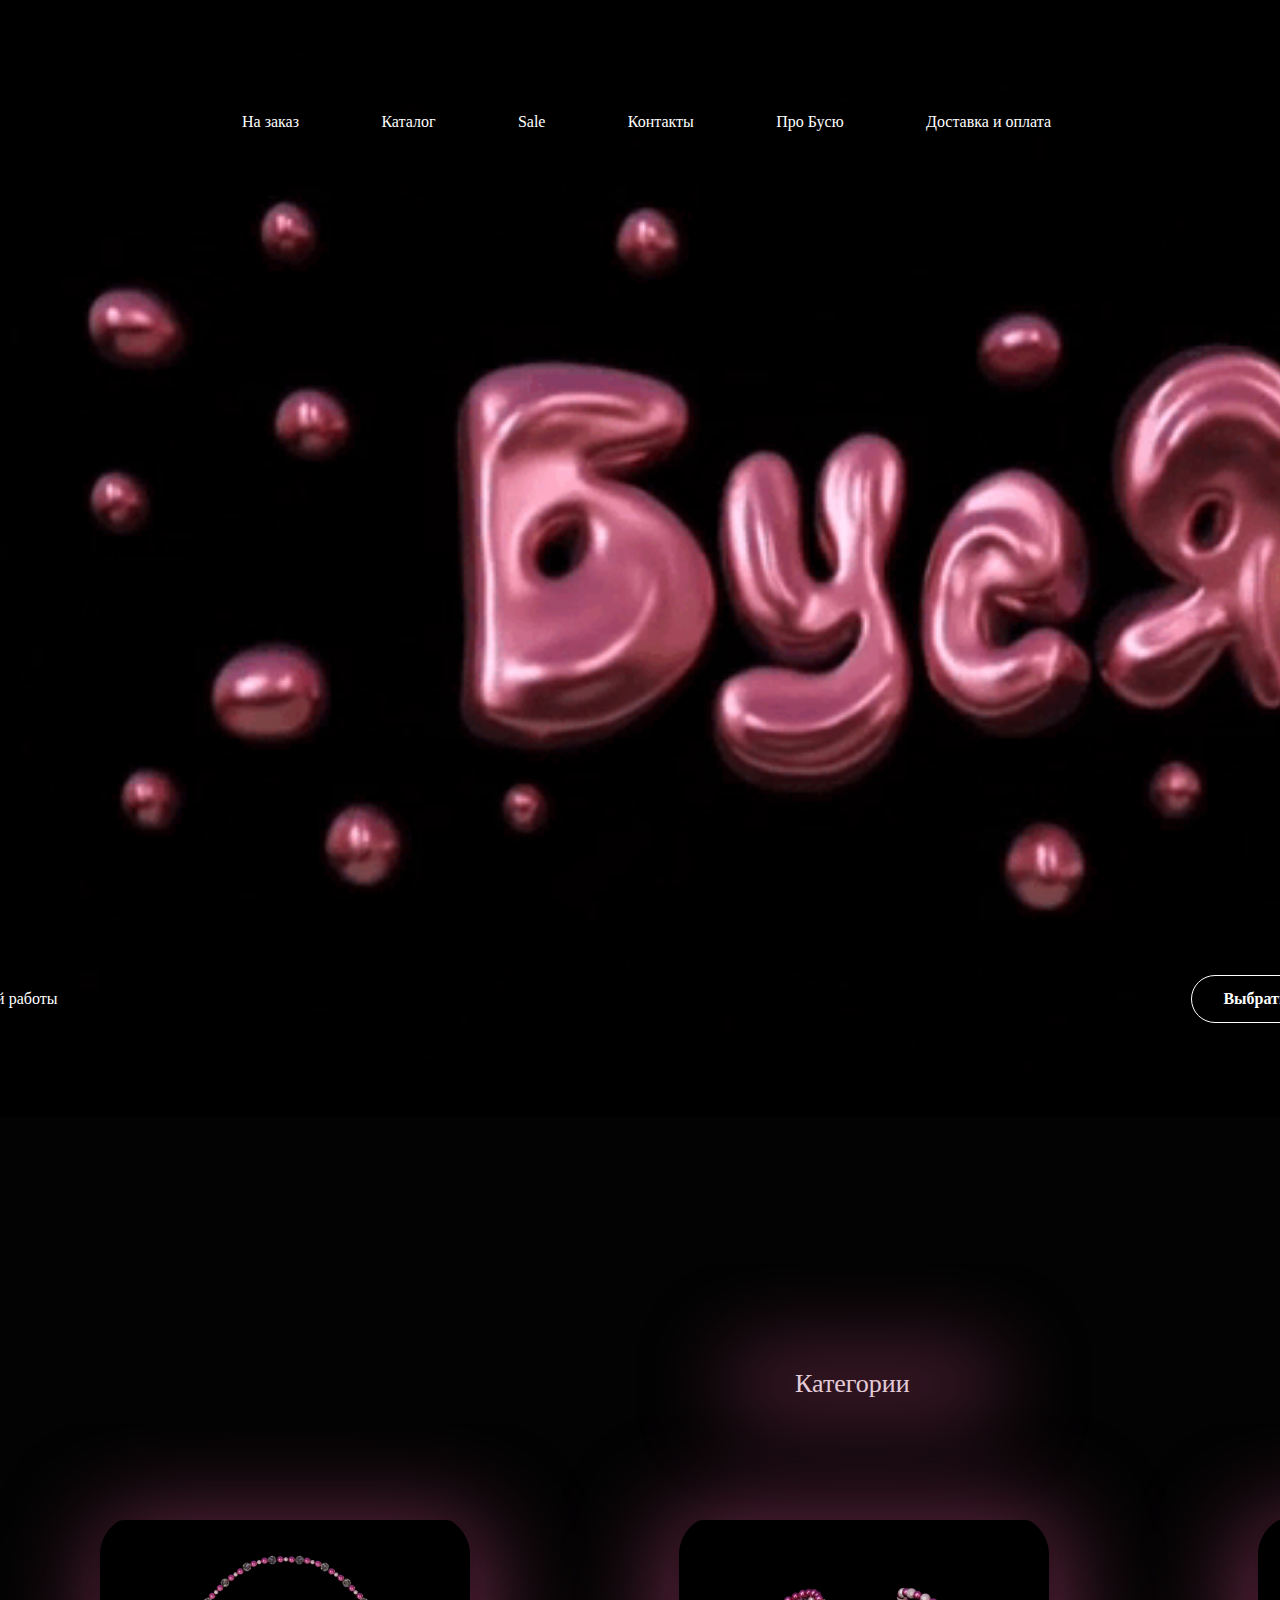
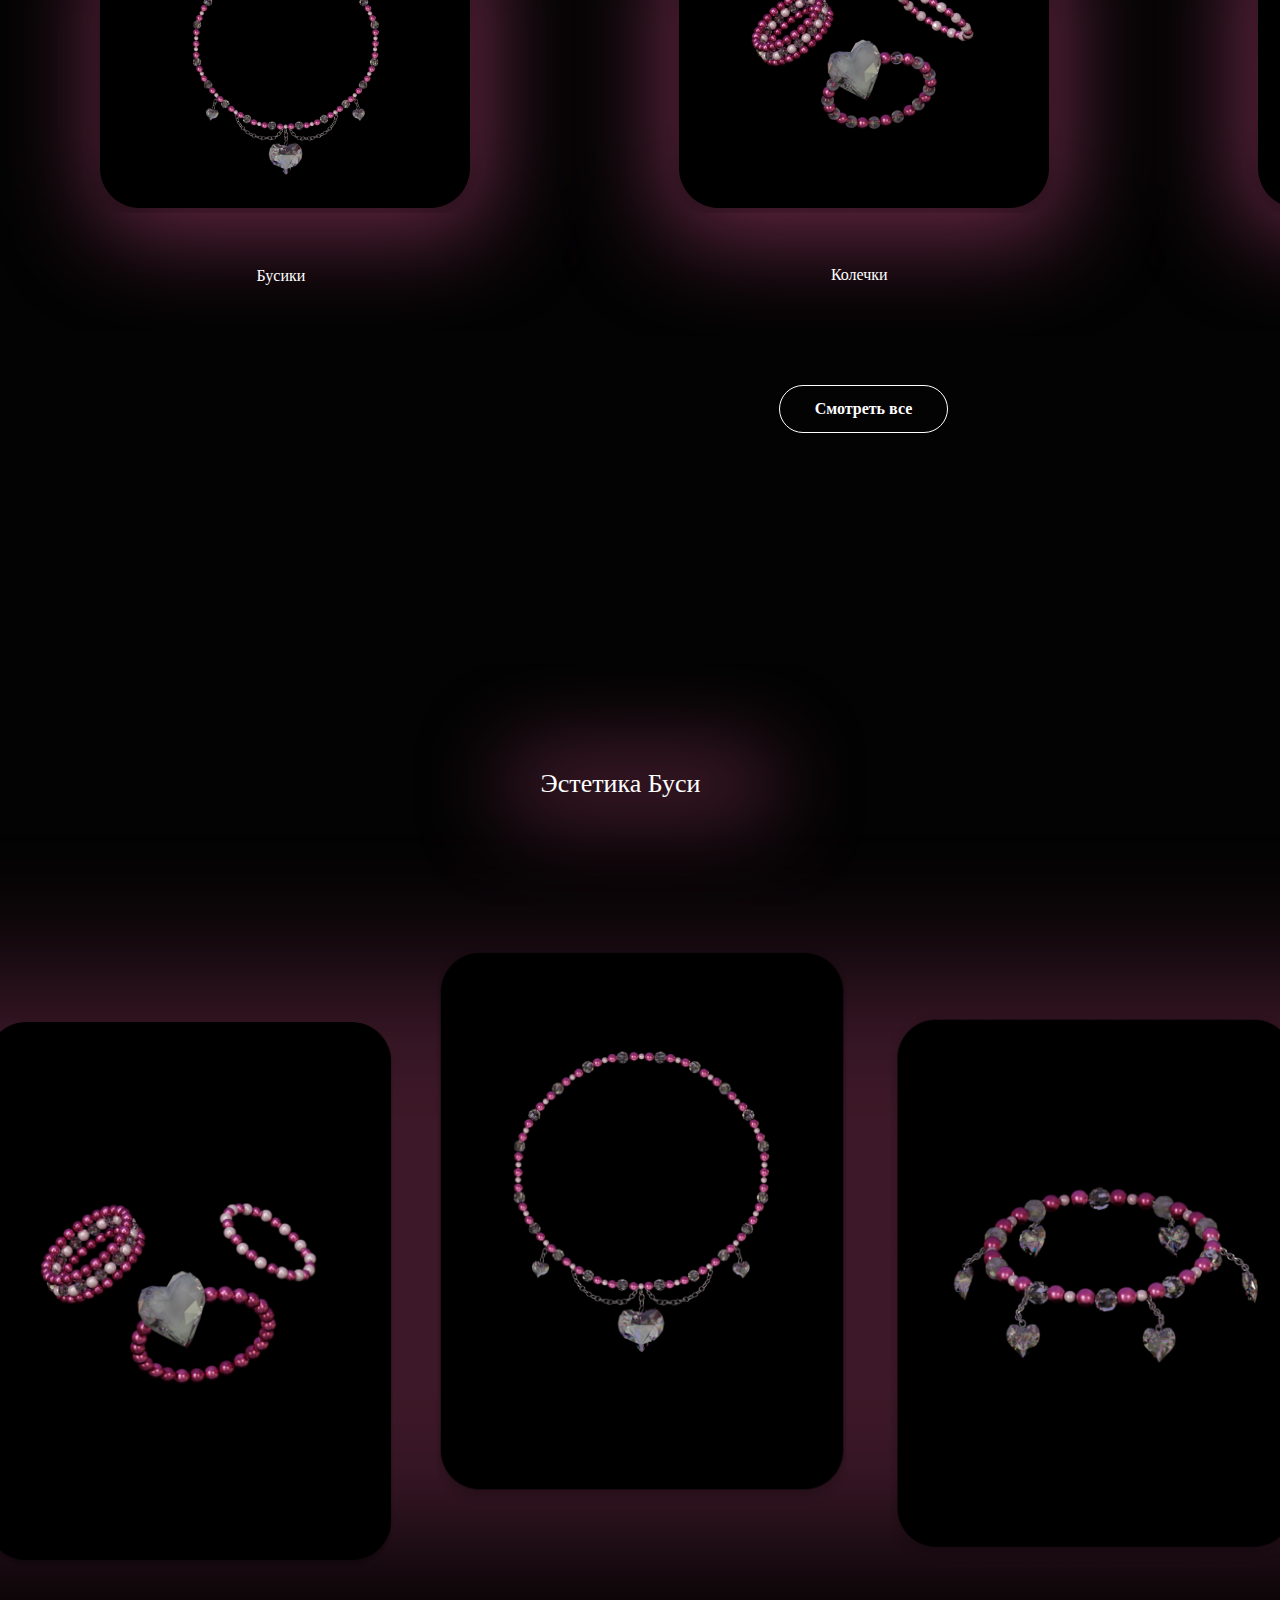
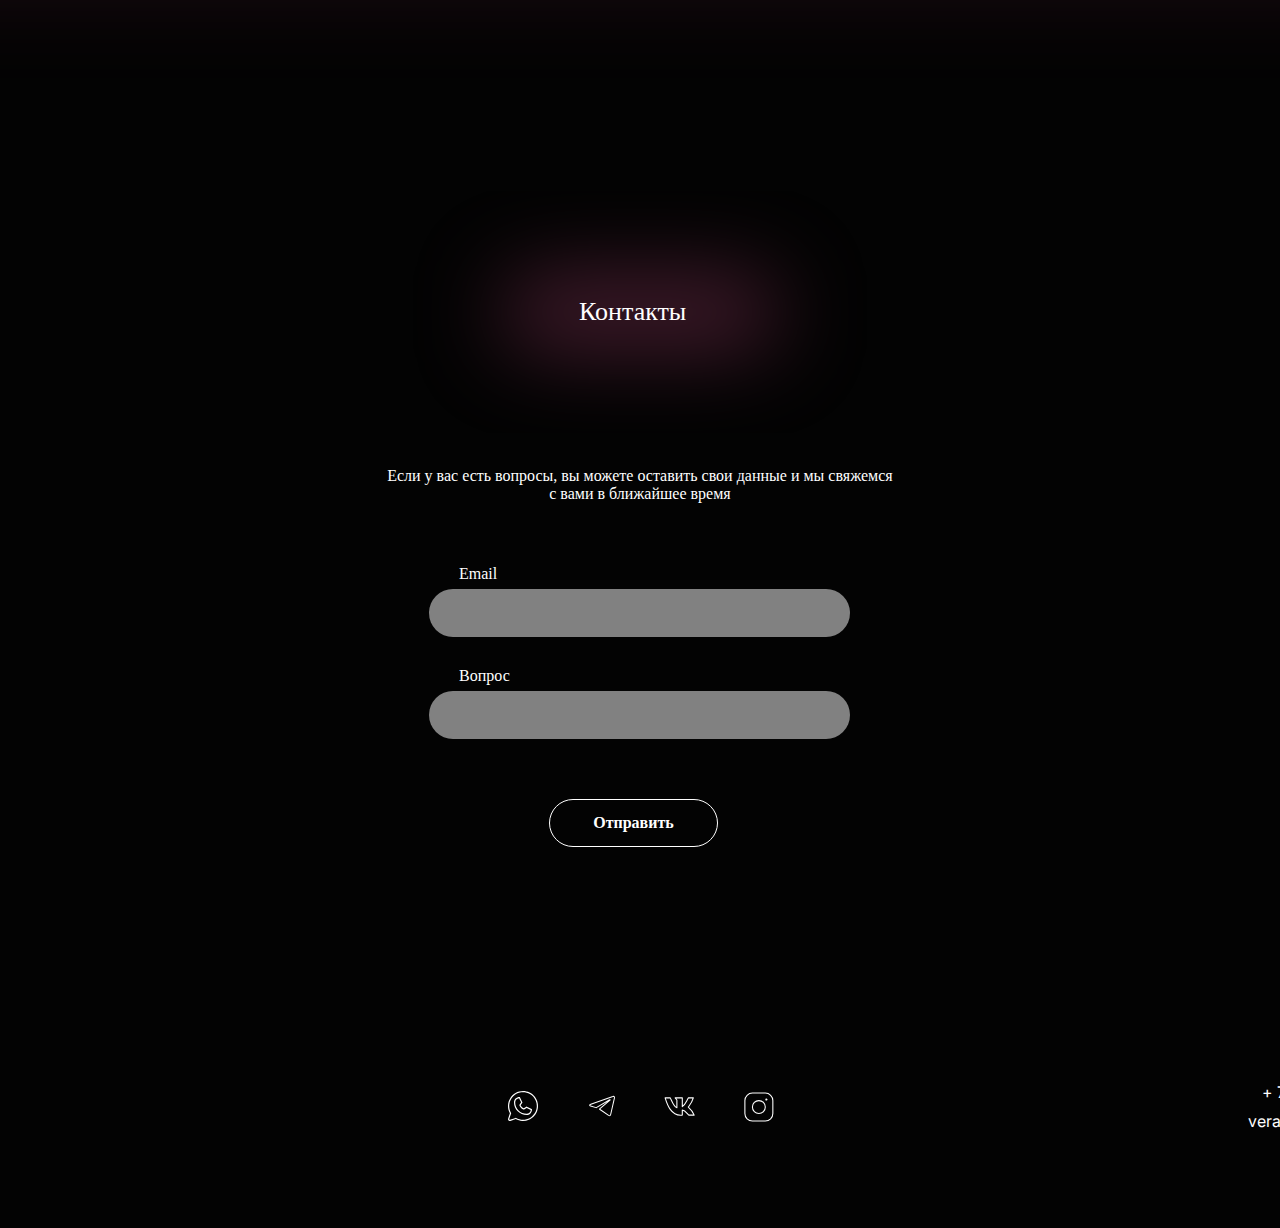
<file: index.html>
<!DOCTYPE html>
<html>
  <head>
    <meta charset="utf-8" />
    <meta name="viewport" content="initial-scale=1, width=device-width" />

    <link rel="stylesheet" href="./global.css" />
    <link rel="stylesheet" href="./index.css" />
    <link
      rel="stylesheet"
      href="https://fonts.googleapis.com/css2?family=Inter:wght@400&display=swap"
    />

    <style>
      @font-face {
        :font-family: "Cascadia Code";
        src: url("CascadiaCode-Light.otf");
        font-weight: 300;
      }
      @font-face {
        :font-family: "Cascadia Code PL";
        src: url("CascadiaCodePL-SemiBold.otf");
        font-weight: 600;
      }
      @font-face {
        :font-family: "Cascadia Code PL";
        src: url("CascadiaCodePL-Light.otf");
        font-weight: 300;
      }
      @font-face {
        :font-family: "Cascadia Code PL";
        src: url("CascadiaCodePL-Regular.otf");
        font-weight: 400;
      }
    </style>
  </head>
  <body>
    <div class="div">
      <img
        class="icon"
        alt=""
        src="./public/1.gif"
        data-scroll-to="image"
      />
      <header class="header">
        <button class="button" id="button">
          <img class="icon1" alt="" src="./public/1.svg" />
        </button>
        <button class="button1" id="button1">
          <img class="vector-icon" alt="" src="./public/vector.svg" />
        </button>
        <nav class="nav">
          <div class="sale" id="text">На заказ</div>
          <div class="sale" id="text1">Каталог</div>
          <div class="sale" id="saleText">Sale</div>
          <div class="sale" id="text2">Контакты</div>
          <div class="sale" id="text3">Про Бусю</div>
          <div class="sale" id="text4">Доставка и оплата</div>
        </nav>
      </header>
      <div class="div6">
        <h5 class="h5">Украшения ручной работы</h5>
        <button class="button2" id="button2">
          <div class="div7">Выбрать украшение</div>
        </button>
      </div>
      <section class="section">
        <h1 class="h1">Категории</h1>
        <div class="div8">
          <img class="child" alt="" src="./public/rectangle-7.svg" />

          <img class="item" alt="" src="./public/rectangle-7.svg" />

          <img class="inner" alt="" src="./public/rectangle-7.svg" />

          <img class="rectangle-icon" alt="" src="./public/rectangle-11.svg" />
        </div>
        <div class="div9">
          <h5 class="h51" id="h51">Бусики</h5>
          <h5 class="h52" id="h52">Колечки</h5>
          <h5 class="h53" id="h53">Браслетики</h5>
        </div>
        <div class="div10">
          <img
            class="child1"
            alt=""
            src="./public/rectangle-4@2x.png"
            id="rectangleImage1"
          />

          <img
            class="child2"
            alt=""
            src="./public/rectangle-5@2x.png"
            id="rectangleImage2"
          />

          <img
            class="child3"
            alt=""
            src="./public/rectangle-10@2x.png"
            id="rectangleImage3"
          />
        </div>
        <button class="button3" id="button3">
          <div class="div7">Смотреть все</div>
        </button>
      </section>
      <section class="section1">
        <div class="div12">
          <img class="icon2" alt="" src="./public/2.svg" />

          <img class="child4" alt="" src="./public/rectangle-111.svg" />
        </div>
       <h1 class="h11">Эстетика Буси</h1>
        <section class="section2">
          <div class="frame">
            
          </div>
          <div class="frame1">
            <img class="icon4" alt="" src="./public/21@2x.png" />
          </div>
          <div class="frame2">
            <img class="icon5" alt="" src="./public/5@2x.png" />
          </div>
          <div class="frame3">
            <img class="icon6" alt="" src="./public/4@2x.png" />
          </div>
          <div class="frame4">
            
          </div>
        </section>
      </section>
	      </section>
      <form class="form" data-scroll-to="form">
        <img class="child5" alt="" src="./public/rectangle-11.svg" />

        <h1 class="h12">Контакты</h1>
        <div class="div13">
          <div class="div14">
            Если у вас есть вопросы, вы можете оставить свои данные и мы
            свяжемся с вами в ближайшее время
          </div>
        </div>
        <div class="div15">
          <input class="frame-input" placeholder="email" type="email" />

          <input class="child6" placeholder="вопрос" type="text" />
        </div>
        <div class="div16">
          <div class="div17">
            <input class="input" type="text" />

            <div class="email">Вопрос</div>
          </div>
          <div class="div19">
            <input class="input" type="email" />

            <div class="email">Email</div>
          </div>
        </div>
        <button class="button4">
          <div class="div7">Отправить</div>
        </button>
      </form>
      <footer class="footer">
        <button class="button5" id="button5">
          <img class="icon1" alt="" src="./public/1.svg" />
        </button>
        <div class="div21">
          <h5 class="veratropgmailcom">+ 7 985-331-44-72</h5>
          <h5 class="veratropgmailcom">veratrop@gmail.com</h5>
        </div>
        <div class="div22">
          <button class="whats-up" id="whatsUp">
            <img class="vector-icon1" alt="" src="./public/vector1.svg" />
          </button>
          <button class="whats-up" id="telegram">
            <img class="vector-icon2" alt="" src="./public/vector11.svg" />
          </button>
          <button class="whats-up" id="vk">
            <img class="vector-icon3" alt="" src="./public/vector2.svg" />
          </button>
          <button class="instagram" id="instagram">
            <img class="icon9" alt="" src="./public/11.svg" />

            <div class="instagram-child"></div>
          </button>
        </div>
      </footer>
    </div>

    <script>
      var button = document.getElementById("button");
      if (button) {
        button.addEventListener("click", function () {
          var anchor = document.querySelector("[data-scroll-to='image']");
          if (anchor) {
            anchor.scrollIntoView({ block: "start", behavior: "smooth" });
          }
        });
      }
      
      var button1 = document.getElementById("button1");
      if (button1) {
        button1.addEventListener("click", function (e) {
          window.location.href = "./korzina.html";
        });
      }
      
      var text = document.getElementById("text");
      if (text) {
        text.addEventListener("click", function (e) {
          window.location.href = "./na_zakaz.html";
        });
      }
      
      var text1 = document.getElementById("text1");
      if (text1) {
        text1.addEventListener("click", function (e) {
          window.location.href = "./katalog_vse.html";
        });
      }
      
      var saleText = document.getElementById("saleText");
      if (saleText) {
        saleText.addEventListener("click", function (e) {
          window.location.href = "./katalog_sale.html";
        });
      }
      
      var text2 = document.getElementById("text2");
      if (text2) {
        text2.addEventListener("click", function () {
          var anchor = document.querySelector("[data-scroll-to='form']");
          if (anchor) {
            anchor.scrollIntoView({ block: "start", behavior: "smooth" });
          }
        });
      }
      
      var text3 = document.getElementById("text3");
      if (text3) {
        text3.addEventListener("click", function (e) {
          window.location.href = "./pro_busu.html";
        });
      }
      
      var text4 = document.getElementById("text4");
      if (text4) {
        text4.addEventListener("click", function (e) {
          window.location.href = "./dostavka_oplata.html";
        });
      }
      
      var button2 = document.getElementById("button2");
      if (button2) {
        button2.addEventListener("click", function (e) {
          window.location.href = "./katalog_vse.html";
        });
      }
      
      var h51 = document.getElementById("h51");
      if (h51) {
        h51.addEventListener("click", function (e) {
          window.location.href = "./katalog_busiki.html";
        });
      }
      
      var h52 = document.getElementById("h52");
      if (h52) {
        h52.addEventListener("click", function (e) {
          window.location.href = "./katalog_kolechki.html";
        });
      }
      
      var h53 = document.getElementById("h53");
      if (h53) {
        h53.addEventListener("click", function (e) {
          window.location.href = "./katalog_brasletiki.html";
        });
      }
      
      var rectangleImage1 = document.getElementById("rectangleImage1");
      if (rectangleImage1) {
        rectangleImage1.addEventListener("click", function (e) {
          window.location.href = "./stranitsa_tovara_35_5.html";
        });
      }
      
      var rectangleImage2 = document.getElementById("rectangleImage2");
      if (rectangleImage2) {
        rectangleImage2.addEventListener("click", function (e) {
          window.location.href = "./stranitsa_tovara_35_5.html";
        });
      }
      
      var rectangleImage3 = document.getElementById("rectangleImage3");
      if (rectangleImage3) {
        rectangleImage3.addEventListener("click", function (e) {
          window.location.href = "./stranitsa_tovara_35_5.html";
        });
      }
      
      var button3 = document.getElementById("button3");
      if (button3) {
        button3.addEventListener("click", function (e) {
          window.location.href = "./katalog_vse.html";
        });
      }
      
      var button5 = document.getElementById("button5");
      if (button5) {
        button5.addEventListener("click", function () {
          var anchor = document.querySelector("[data-scroll-to='image']");
          if (anchor) {
            anchor.scrollIntoView({ block: "start", behavior: "smooth" });
          }
        });
      }
      
      var whatsUp = document.getElementById("whatsUp");
      if (whatsUp) {
        whatsUp.addEventListener("click", function () {
          window.open("https://www.whatsapp.com/?lang=ru_RU");
        });
      }
      
      var telegram = document.getElementById("telegram");
      if (telegram) {
        telegram.addEventListener("click", function () {
          window.open("https://t.me/impoisoned");
        });
      }
      
      var vk = document.getElementById("vk");
      if (vk) {
        vk.addEventListener("click", function () {
          window.open("https://vk.com/verarevella");
        });
      }
      
      var instagram = document.getElementById("instagram");
      if (instagram) {
        instagram.addEventListener("click", function () {
          window.open("https://instagram.com/pheylli?igshid=YTQwZjQ0NmI0OA==");
        });
      }
      </script>
  </body>
</html>
</file>
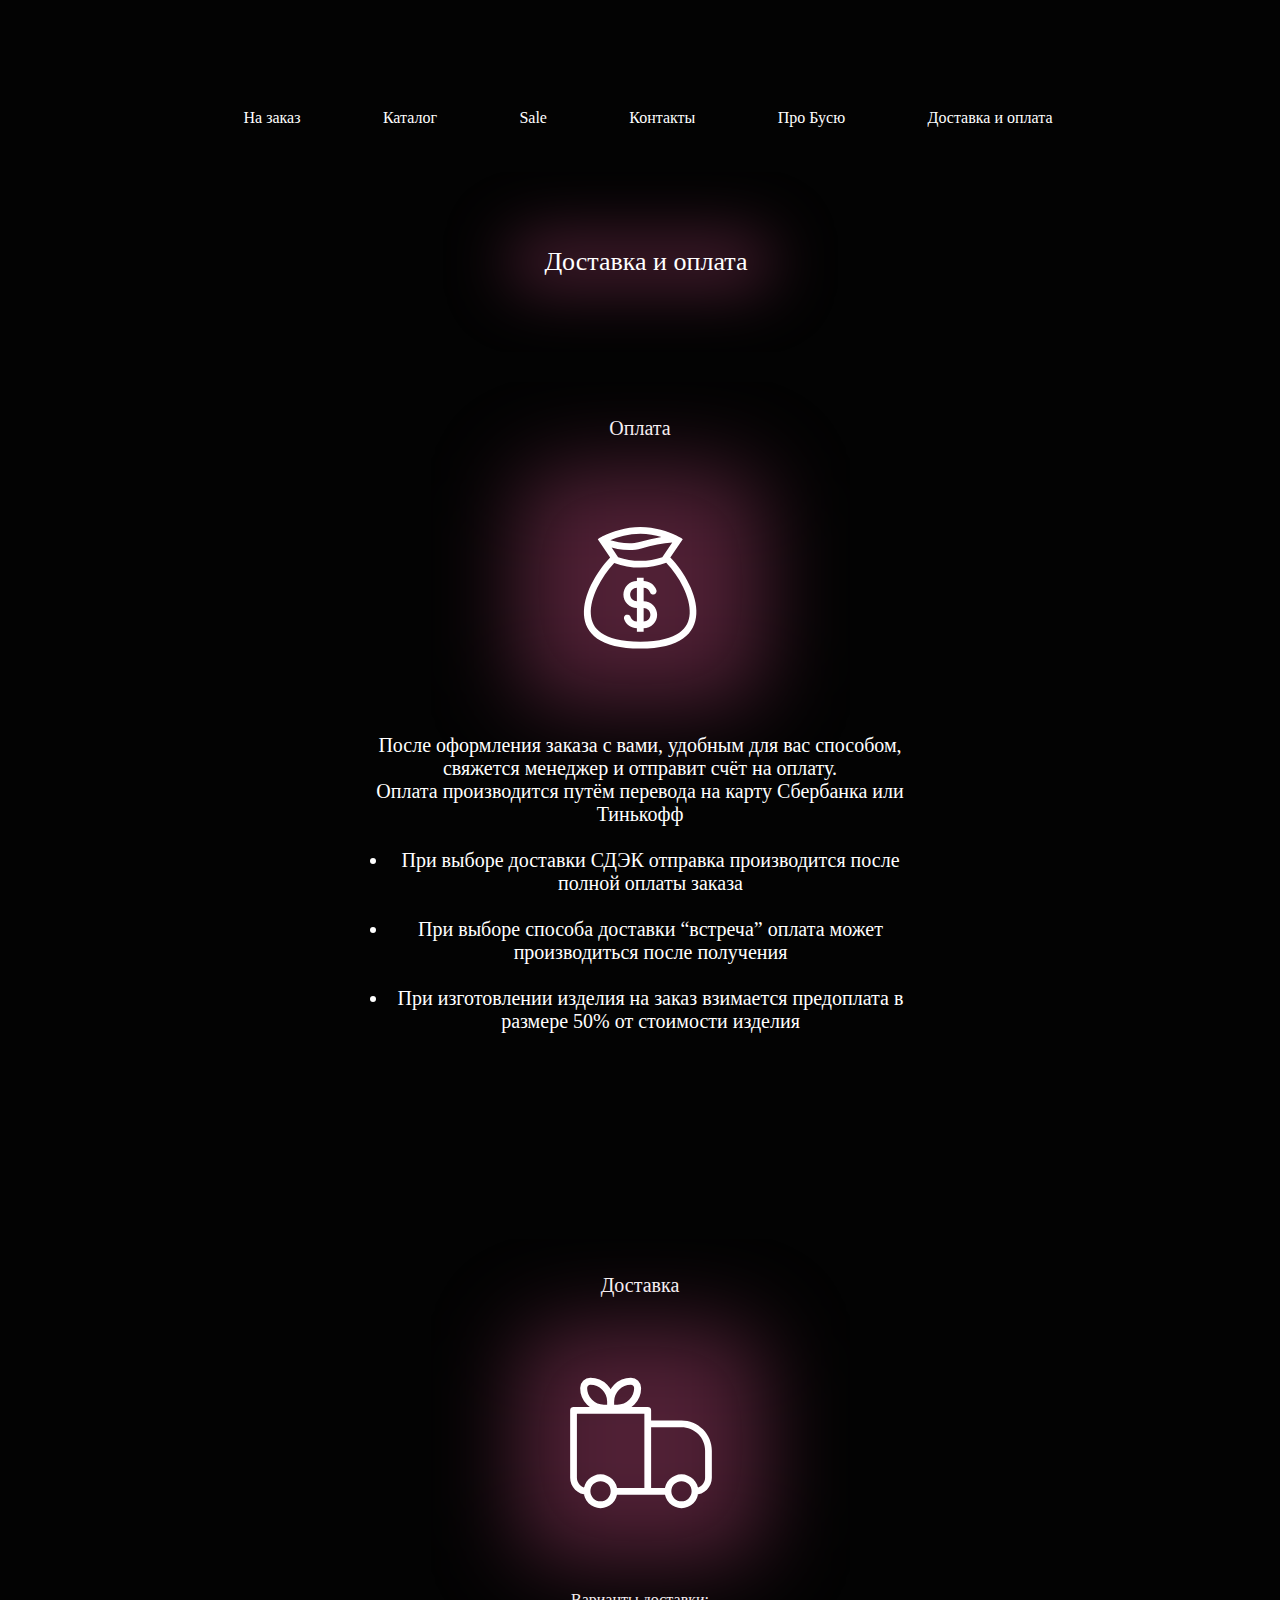
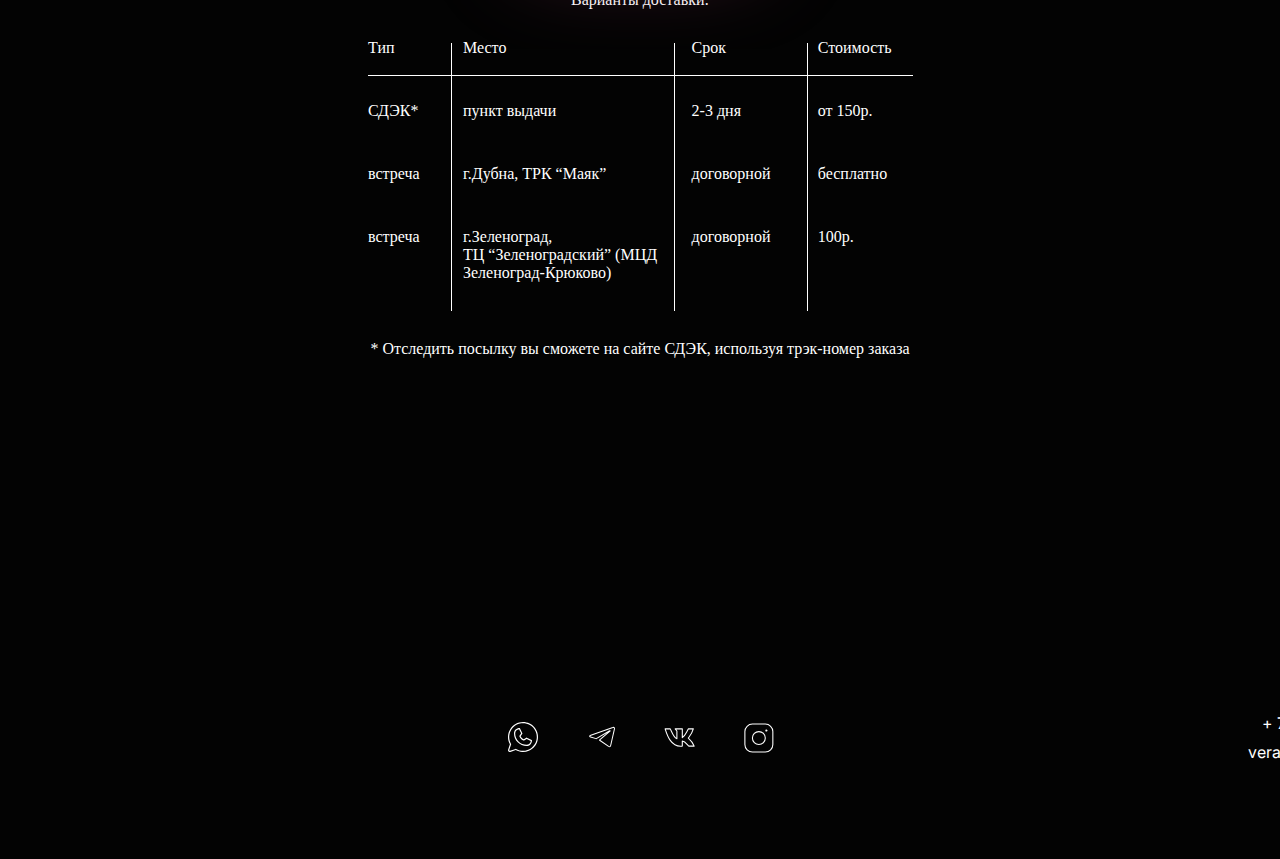
<file: dostavka_oplata.html>
<!DOCTYPE html>
<html>
  <head>
    <meta charset="utf-8" />
    <meta name="viewport" content="initial-scale=1, width=device-width" />

    <link rel="stylesheet" href="./global.css" />
    <link rel="stylesheet" href="./dastavka_oplata.css" />
    <link
      rel="stylesheet"
      href="https://fonts.googleapis.com/css2?family=Inter:wght@400&display=swap"
    />

    <style>
      @font-face {
        :font-family: "Cascadia Code";
        src: url("CascadiaCode-Light.otf");
        font-weight: 300;
      }
      @font-face {
        :font-family: "Cascadia Code PL";
        src: url("CascadiaCodePL-SemiBold.otf");
        font-weight: 600;
      }
      @font-face {
        :font-family: "Cascadia Code PL";
        src: url("CascadiaCodePL-Light.otf");
        font-weight: 300;
      }
      @font-face {
        :font-family: "Cascadia Code PL";
        src: url("CascadiaCodePL-Regular.otf");
        font-weight: 400;
      }
    </style>
  </head>
  <body>
    <div class="div229">
      <header class="header12">
        <button class="button66" id="button">
          <img class="icon60" alt="" src="./public/1.svg" />
        </button>
        <button class="button67" id="button1">
          <img class="vector-icon50" alt="" src="./public/vector.svg" />
        </button>
        <nav class="nav12">
          <div class="div230" id="text">На заказ</div>
          <div class="div230" id="text1">Каталог</div>
          <div class="div230" id="saleText">Sale</div>
          <div class="div230" id="text2">Контакты</div>
          <div class="div230" id="text3">Про Бусю</div>
          <div class="div230" id="text4">Доставка и оплата</div>
        </nav>
      </header>
      <img class="child83" alt="" src="./public/rectangle-106.svg" />

      <h1 class="h113">Доставка и оплата</h1>
      <div class="div235">
        <div class="div236">Оплата</div>
        <img class="icon61" alt="" src="./public/9.svg" />

        <div class="div237">
          <p class="p27">
            После оформления заказа с вами, удобным для вас способом, свяжется
            менеджер и отправит счёт на оплату.
          </p>
          <p class="p28">
            <span class="span3"
              >Оплата производится путём перевода на карту
            </span>
            <span class="span4">Сбербанка</span>
            <span class="span5"> или </span>
            <span class="span4">Тинькофф</span>
          </p>
          <p class="p27">&nbsp;</p>
          <ul class="ul">
            <li class="li">
              <span class="span3"
                >При выборе доставки СДЭК отправка производится после полной
                оплаты заказа</span
              >
            </li>
          </ul>
          <p class="blank-line6">&nbsp;</p>
          <ul class="ul">
            <li class="li">
              <span class="span3"
                >При выборе способа доставки “встреча” оплата может
                производиться после получения</span
              >
            </li>
          </ul>
          <p class="blank-line6">&nbsp;</p>
          <ul class="ul">
            <li class="li">
              <span class="span3"
                >При изготовлении изделия на заказ взимается предоплата в
                размере 50% от стоимости изделия</span
              >
            </li>
          </ul>
        </div>
      </div>
      <div class="div238">
        <div class="div239">Доставка</div>
        <div class="div240">
          <p class="p29">Варианты доставки:</p>
          <p class="p29">&nbsp;</p>
        </div>
        <div class="div241">
          <div class="div242">
            <div class="div243">встреча</div>
            <div class="div244">встреча</div>
            <div class="div245">СДЭК*</div>
            <div class="div246">Тип</div>
          </div>
          <div class="div247">
            <div class="div248">
              <p class="p29">г.Зеленоград,</p>
              <p class="p29">ТЦ “Зеленоградский” (МЦД Зеленоград-Крюково)</p>
            </div>
            <div class="div249">г.Дубна, ТРК “Маяк”</div>
            <div class="div250">пункт выдачи</div>
            <div class="div251">Место</div>
          </div>
          <div class="div252">
            <div class="div253">договорной</div>
            <div class="div254">договорной</div>
            <div class="div255">2-3 дня</div>
            <div class="div256">Срок</div>
          </div>
          <div class="div257">
            <div class="div258">100р.</div>
            <div class="div259">бесплатно</div>
            <div class="div260">от 150р.</div>
            <div class="div261">Стоимость</div>
          </div>
          <div class="line-div"></div>
          <div class="child84"></div>
          <div class="child85"></div>
          <div class="child86"></div>
        </div>
        <img class="icon62" alt="" src="./public/10.svg" />

        <div class="div262">
          * Отследить посылку вы сможете на сайте СДЭК, используя трэк-номер
          заказа
        </div>
      </div>
      <footer class="footer11">
        <button class="button68" id="button2">
          <img class="icon60" alt="" src="./public/1.svg" />
        </button>
        <div class="div263">
          <h5 class="h576">+ 7 985-331-44-72</h5>
          <h5 class="h576">veratrop@gmail.com</h5>
        </div>
        <div class="div264">
          <button class="whats-up12" id="whatsUp">
            <img class="vector-icon51" alt="" src="./public/vector1.svg" />
          </button>
          <button class="whats-up12" id="telegram">
            <img class="vector-icon52" alt="" src="./public/vector11.svg" />
          </button>
          <button class="whats-up12" id="vk">
            <img class="vector-icon53" alt="" src="./public/vector2.svg" />
          </button>
          <button class="instagram12" id="instagram">
            <img class="icon64" alt="" src="./public/11.svg" />

            <div class="instagram-child10"></div>
          </button>
        </div>
      </footer>
    </div>

    <script>
      var button = document.getElementById("button");
      if (button) {
        button.addEventListener("click", function (e) {
          window.location.href = "./index.html";
        });
      }
      
      var button1 = document.getElementById("button1");
      if (button1) {
        button1.addEventListener("click", function (e) {
          window.location.href = "./korzina.html";
        });
      }
      
      var text = document.getElementById("text");
      if (text) {
        text.addEventListener("click", function (e) {
          window.location.href = "./na_zakaz.html";
        });
      }
      
      var text1 = document.getElementById("text1");
      if (text1) {
        text1.addEventListener("click", function (e) {
          window.location.href = "./katalog_vse.html";
        });
      }
      
      var saleText = document.getElementById("saleText");
      if (saleText) {
        saleText.addEventListener("click", function (e) {
          window.location.href = "./katalog_sale.html";
        });
      }
      
      var text2 = document.getElementById("text2");
      if (text2) {
        text2.addEventListener("click", function (e) {
          window.location.href = "./index.html";
        });
      }
      
      var text3 = document.getElementById("text3");
      if (text3) {
        text3.addEventListener("click", function (e) {
          window.location.href = "./pro_busu.html";
        });
      }
      
      var text4 = document.getElementById("text4");
      if (text4) {
        text4.addEventListener("click", function (e) {
          window.location.href = "./dostavka_oplata.html";
        });
      }
      
      var button2 = document.getElementById("button2");
      if (button2) {
        button2.addEventListener("click", function (e) {
          window.location.href = "./index.html";
        });
      }
      
      var whatsUp = document.getElementById("whatsUp");
      if (whatsUp) {
        whatsUp.addEventListener("click", function () {
          window.open("https://www.whatsapp.com/?lang=ru_RU");
        });
      }
      
      var telegram = document.getElementById("telegram");
      if (telegram) {
        telegram.addEventListener("click", function () {
          window.open("https://t.me/impoisoned");
        });
      }
      
      var vk = document.getElementById("vk");
      if (vk) {
        vk.addEventListener("click", function () {
          window.open("https://vk.com/verarevella");
        });
      }
      
      var instagram = document.getElementById("instagram");
      if (instagram) {
        instagram.addEventListener("click", function () {
          window.open("https://instagram.com/pheylli?igshid=YTQwZjQ0NmI0OA==");
        });
      }
      </script>
  </body>
</html>
</file>
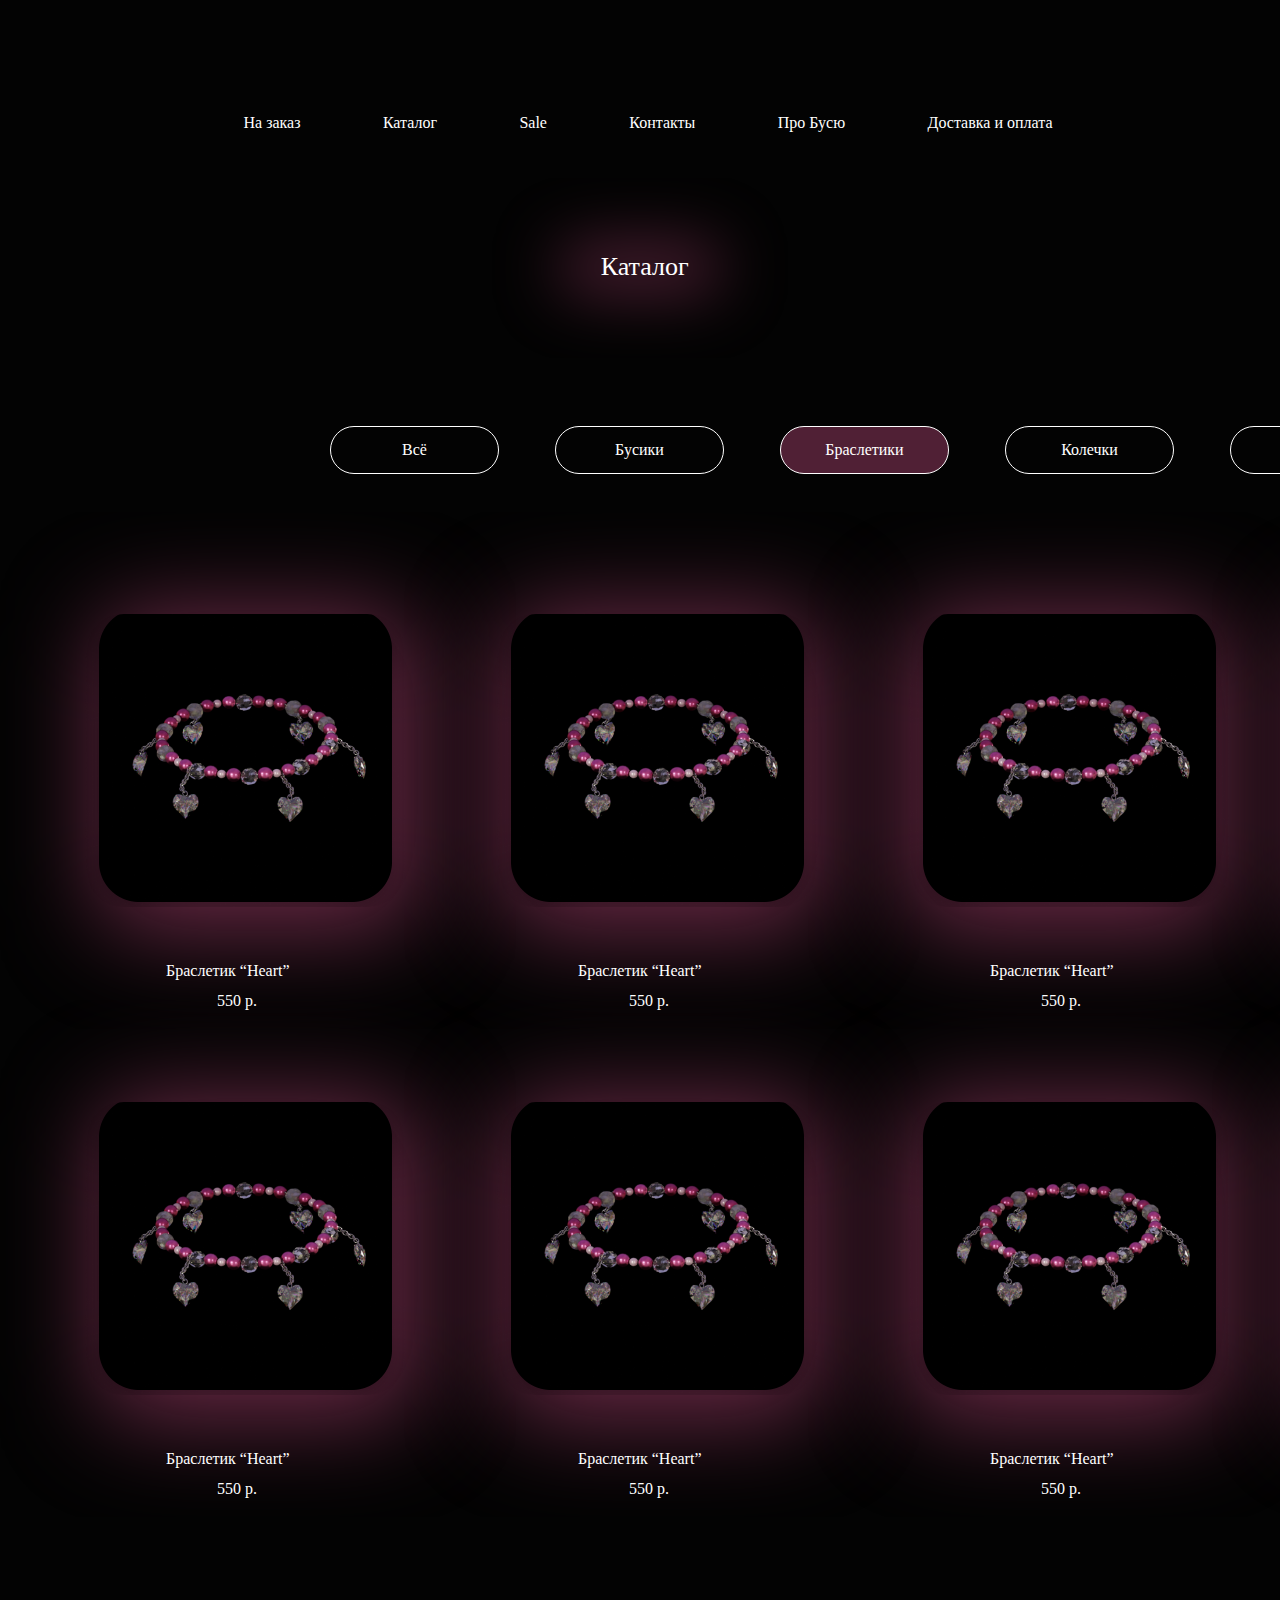
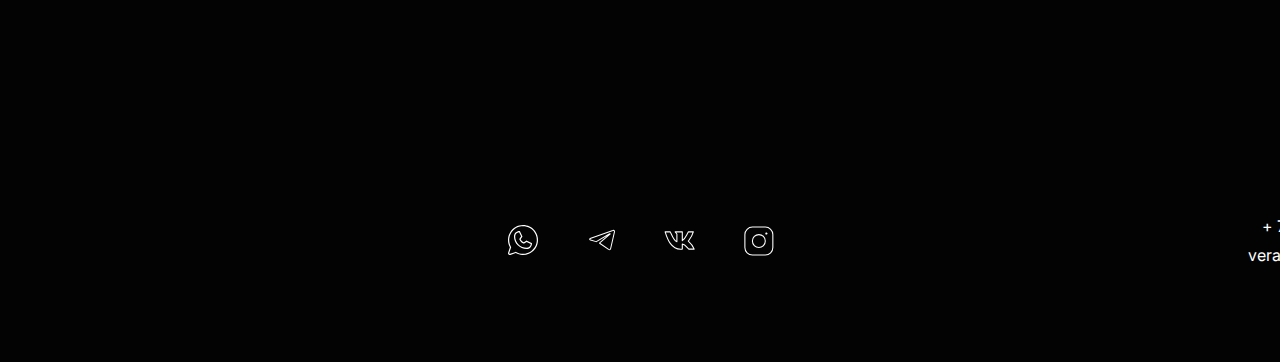
<file: katalog_brasletiki.html>
<!DOCTYPE html>
<html>
  <head>
    <meta charset="utf-8" />
    <meta name="viewport" content="initial-scale=1, width=device-width" />

    <link rel="stylesheet" href="./global.css" />
    <link rel="stylesheet" href="./katalog_brasletiki.css" />
    <link
      rel="stylesheet"
      href="https://fonts.googleapis.com/css2?family=Inter:wght@400&display=swap"
    />

    <style>
      @font-face {
        :font-family: "Cascadia Code";
        src: url("CascadiaCode-Light.otf");
        font-weight: 300;
      }
      @font-face {
        :font-family: "Cascadia Code PL";
        src: url("CascadiaCodePL-SemiBold.otf");
        font-weight: 600;
      }
      @font-face {
        :font-family: "Cascadia Code PL";
        src: url("CascadiaCodePL-Light.otf");
        font-weight: 300;
      }
      @font-face {
        :font-family: "Cascadia Code PL";
        src: url("CascadiaCodePL-Regular.otf");
        font-weight: 400;
      }
    </style>
  </head>
  <body>
    <div class="div178">
      <header class="header9">
        <button class="button49" id="button">
          <img class="icon44" alt="" src="./public/1.svg" />
        </button>
        <button class="button50" id="button1">
          <img class="vector-icon38" alt="" src="./public/vector.svg" />
        </button>
        <nav class="nav9">
          <div class="div179">На заказ</div>
          <div class="div180" id="text1">Каталог</div>
          <div class="div179">Sale</div>
          <div class="div179">Контакты</div>
          <div class="div180" id="text3">Про Бусю</div>
          <div class="div180" id="text4">Доставка и оплата</div>
        </nav>
      </header>
      <img class="child58" alt="" src="./public/rectangle-104.svg" />

      <h1 class="h110">Каталог</h1>
      <div class="div184">
        <button class="button51" id="button2">
          <div class="div185">Бусики</div>
        </button>
        <button class="button52" id="button3">
          <div class="div185">Колечки</div>
        </button>
        <button class="sale15" id="sale">
          <div class="div185">Sale</div>
        </button>
        <button class="button53" id="button4">
          <div class="div185">Всё</div>
        </button>
        <button class="button54">
          <div class="div185">Браслетики</div>
        </button>
      </div>
      <section class="section15">
        <img class="icon45" alt="" src="./public/7.svg" />

        <div class="div189">
          <h5 class="h553" id="h5">550 р.</h5>
          <h5 class="h554" id="h51">550 р.</h5>
          <h5 class="h555" id="h52">550 р.</h5>
          <h5 class="h556" id="h53">550 р.</h5>
        </div>
        <div class="div190">
          <h5 class="heart30" id="heart">Браслетик “Heart”</h5>
          <h5 class="heart31" id="heart1">Браслетик “Heart”</h5>
          <h5 class="h555" id="heart2">Браслетик “Heart”</h5>
          <h5 class="heart33" id="heart3">Браслетик “Heart”</h5>
        </div>
        <div class="div191">
          <img
            class="child59"
            alt=""
            src="./public/rectangle-105@2x.png"
            id="rectangleImage"
          />

          <img
            class="child60"
            alt=""
            src="./public/rectangle-105@2x.png"
            id="rectangleImage1"
          />

          <img
            class="child61"
            alt=""
            src="./public/rectangle-105@2x.png"
            id="rectangleImage2"
          />

          <img
            class="child62"
            alt=""
            src="./public/rectangle-105@2x.png"
            id="rectangleImage3"
          />
        </div>
      </section>
      <section class="section16">
        <img class="icon45" alt="" src="./public/7.svg" />

        <div class="div189">
          <h5 class="h553" id="h54">550 р.</h5>
          <h5 class="h554" id="h55">550 р.</h5>
          <h5 class="h555" id="h56">550 р.</h5>
          <h5 class="h556" id="h57">550 р.</h5>
        </div>
        <div class="div190">
          <h5 class="heart30" id="heart4">Браслетик “Heart”</h5>
          <h5 class="heart31" id="heart5">Браслетик “Heart”</h5>
          <h5 class="h555" id="heart6">Браслетик “Heart”</h5>
          <h5 class="heart33" id="heart7">Браслетик “Heart”</h5>
        </div>
        <div class="div191">
          <img
            class="child59"
            alt=""
            src="./public/rectangle-105@2x.png"
            id="rectangleImage4"
          />

          <img
            class="child60"
            alt=""
            src="./public/rectangle-105@2x.png"
            id="rectangleImage5"
          />

          <img
            class="child61"
            alt=""
            src="./public/rectangle-105@2x.png"
            id="rectangleImage6"
          />

          <img
            class="child62"
            alt=""
            src="./public/rectangle-105@2x.png"
            id="rectangleImage7"
          />
        </div>
      </section>
      <footer class="footer8">
        <button class="button55" id="button6">
          <img class="icon44" alt="" src="./public/1.svg" />
        </button>
        <div class="div195">
          <h5 class="h561">+ 7 985-331-44-72</h5>
          <h5 class="h561">veratrop@gmail.com</h5>
        </div>
        <div class="div196">
          <button class="whats-up9" id="whatsUp">
            <img class="vector-icon39" alt="" src="./public/vector1.svg" />
          </button>
          <button class="whats-up9" id="telegram">
            <img class="vector-icon40" alt="" src="./public/vector11.svg" />
          </button>
          <button class="whats-up9" id="vk">
            <img class="vector-icon41" alt="" src="./public/vector2.svg" />
          </button>
          <button class="instagram9" id="instagram">
            <img class="icon48" alt="" src="./public/11.svg" />

            <div class="instagram-child7"></div>
          </button>
        </div>
      </footer>
    </div>

    <script>
      var button = document.getElementById("button");
      if (button) {
        button.addEventListener("click", function (e) {
          window.location.href = "./index.html";
        });
      }
      
      var button1 = document.getElementById("button1");
      if (button1) {
        button1.addEventListener("click", function (e) {
          window.location.href = "./korzina.html";
        });
      }
      
      var text1 = document.getElementById("text1");
      if (text1) {
        text1.addEventListener("click", function (e) {
          window.location.href = "./katalog_vse.html";
        });
      }
      
      var text3 = document.getElementById("text3");
      if (text3) {
        text3.addEventListener("click", function (e) {
          window.location.href = "./pro_busu.html";
        });
      }
      
      var text4 = document.getElementById("text4");
      if (text4) {
        text4.addEventListener("click", function (e) {
          window.location.href = "./dostavka_oplata.html";
        });
      }
      
      var button2 = document.getElementById("button2");
      if (button2) {
        button2.addEventListener("click", function (e) {
          window.location.href = "./katalog_busiki.html";
        });
      }
      
      var button3 = document.getElementById("button3");
      if (button3) {
        button3.addEventListener("click", function (e) {
          window.location.href = "./katalog_kolechki.html";
        });
      }
      
      var sale = document.getElementById("sale");
      if (sale) {
        sale.addEventListener("click", function (e) {
          window.location.href = "./katalog_sale.html";
        });
      }
      
      var button4 = document.getElementById("button4");
      if (button4) {
        button4.addEventListener("click", function (e) {
          window.location.href = "./katalog_vse.html";
        });
      }
      
      var h5 = document.getElementById("h5");
      if (h5) {
        h5.addEventListener("click", function (e) {
          window.location.href = "./stranitsa_tovara_35_5.html";
        });
      }
      
      var h51 = document.getElementById("h51");
      if (h51) {
        h51.addEventListener("click", function (e) {
          window.location.href = "./stranitsa_tovara_35_5.html";
        });
      }
      
      var h52 = document.getElementById("h52");
      if (h52) {
        h52.addEventListener("click", function (e) {
          window.location.href = "./stranitsa_tovara_35_5.html";
        });
      }
      
      var h53 = document.getElementById("h53");
      if (h53) {
        h53.addEventListener("click", function (e) {
          window.location.href = "./stranitsa_tovara_35_5.html";
        });
      }
      
      var heart = document.getElementById("heart");
      if (heart) {
        heart.addEventListener("click", function (e) {
          window.location.href = "./stranitsa_tovara_35_5.html";
        });
      }
      
      var heart1 = document.getElementById("heart1");
      if (heart1) {
        heart1.addEventListener("click", function (e) {
          window.location.href = "./stranitsa_tovara_35_5.html";
        });
      }
      
      var heart2 = document.getElementById("heart2");
      if (heart2) {
        heart2.addEventListener("click", function (e) {
          window.location.href = "./stranitsa_tovara_35_5.html";
        });
      }
      
      var heart3 = document.getElementById("heart3");
      if (heart3) {
        heart3.addEventListener("click", function (e) {
          window.location.href = "./stranitsa_tovara_35_5.html";
        });
      }
      
      var rectangleImage = document.getElementById("rectangleImage");
      if (rectangleImage) {
        rectangleImage.addEventListener("click", function (e) {
          window.location.href = "./stranitsa_tovara_35_5.html";
        });
      }
      
      var rectangleImage1 = document.getElementById("rectangleImage1");
      if (rectangleImage1) {
        rectangleImage1.addEventListener("click", function (e) {
          window.location.href = "./stranitsa_tovara_35_5.html";
        });
      }
      
      var rectangleImage2 = document.getElementById("rectangleImage2");
      if (rectangleImage2) {
        rectangleImage2.addEventListener("click", function (e) {
          window.location.href = "./stranitsa_tovara_35_5.html";
        });
      }
      
      var rectangleImage3 = document.getElementById("rectangleImage3");
      if (rectangleImage3) {
        rectangleImage3.addEventListener("click", function (e) {
          window.location.href = "./stranitsa_tovara_35_5.html";
        });
      }
      
      var h54 = document.getElementById("h54");
      if (h54) {
        h54.addEventListener("click", function (e) {
          window.location.href = "./stranitsa_tovara_35_5.html";
        });
      }
      
      var h55 = document.getElementById("h55");
      if (h55) {
        h55.addEventListener("click", function (e) {
          window.location.href = "./stranitsa_tovara_35_5.html";
        });
      }
      
      var h56 = document.getElementById("h56");
      if (h56) {
        h56.addEventListener("click", function (e) {
          window.location.href = "./stranitsa_tovara_35_5.html";
        });
      }
      
      var h57 = document.getElementById("h57");
      if (h57) {
        h57.addEventListener("click", function (e) {
          window.location.href = "./stranitsa_tovara_35_5.html";
        });
      }
      
      var heart4 = document.getElementById("heart4");
      if (heart4) {
        heart4.addEventListener("click", function (e) {
          window.location.href = "./stranitsa_tovara_35_5.html";
        });
      }
      
      var heart5 = document.getElementById("heart5");
      if (heart5) {
        heart5.addEventListener("click", function (e) {
          window.location.href = "./stranitsa_tovara_35_5.html";
        });
      }
      
      var heart6 = document.getElementById("heart6");
      if (heart6) {
        heart6.addEventListener("click", function (e) {
          window.location.href = "./stranitsa_tovara_35_5.html";
        });
      }
      
      var heart7 = document.getElementById("heart7");
      if (heart7) {
        heart7.addEventListener("click", function (e) {
          window.location.href = "./stranitsa_tovara_35_5.html";
        });
      }
      
      var rectangleImage4 = document.getElementById("rectangleImage4");
      if (rectangleImage4) {
        rectangleImage4.addEventListener("click", function (e) {
          window.location.href = "./stranitsa_tovara_35_5.html";
        });
      }
      
      var rectangleImage5 = document.getElementById("rectangleImage5");
      if (rectangleImage5) {
        rectangleImage5.addEventListener("click", function (e) {
          window.location.href = "./stranitsa_tovara_35_5.html";
        });
      }
      
      var rectangleImage6 = document.getElementById("rectangleImage6");
      if (rectangleImage6) {
        rectangleImage6.addEventListener("click", function (e) {
          window.location.href = "./stranitsa_tovara_35_5.html";
        });
      }
      
      var rectangleImage7 = document.getElementById("rectangleImage7");
      if (rectangleImage7) {
        rectangleImage7.addEventListener("click", function (e) {
          window.location.href = "./stranitsa_tovara_35_5.html";
        });
      }
      
      var button6 = document.getElementById("button6");
      if (button6) {
        button6.addEventListener("click", function (e) {
          window.location.href = "./index.html";
        });
      }
      
      var whatsUp = document.getElementById("whatsUp");
      if (whatsUp) {
        whatsUp.addEventListener("click", function () {
          window.open("https://www.whatsapp.com/?lang=ru_RU");
        });
      }
      
      var telegram = document.getElementById("telegram");
      if (telegram) {
        telegram.addEventListener("click", function () {
          window.open("https://t.me/impoisoned");
        });
      }
      
      var vk = document.getElementById("vk");
      if (vk) {
        vk.addEventListener("click", function () {
          window.open("https://vk.com/verarevella");
        });
      }
      
      var instagram = document.getElementById("instagram");
      if (instagram) {
        instagram.addEventListener("click", function () {
          window.open("https://instagram.com/pheylli?igshid=YTQwZjQ0NmI0OA==");
        });
      }
      </script>
  </body>
</html>
</file>
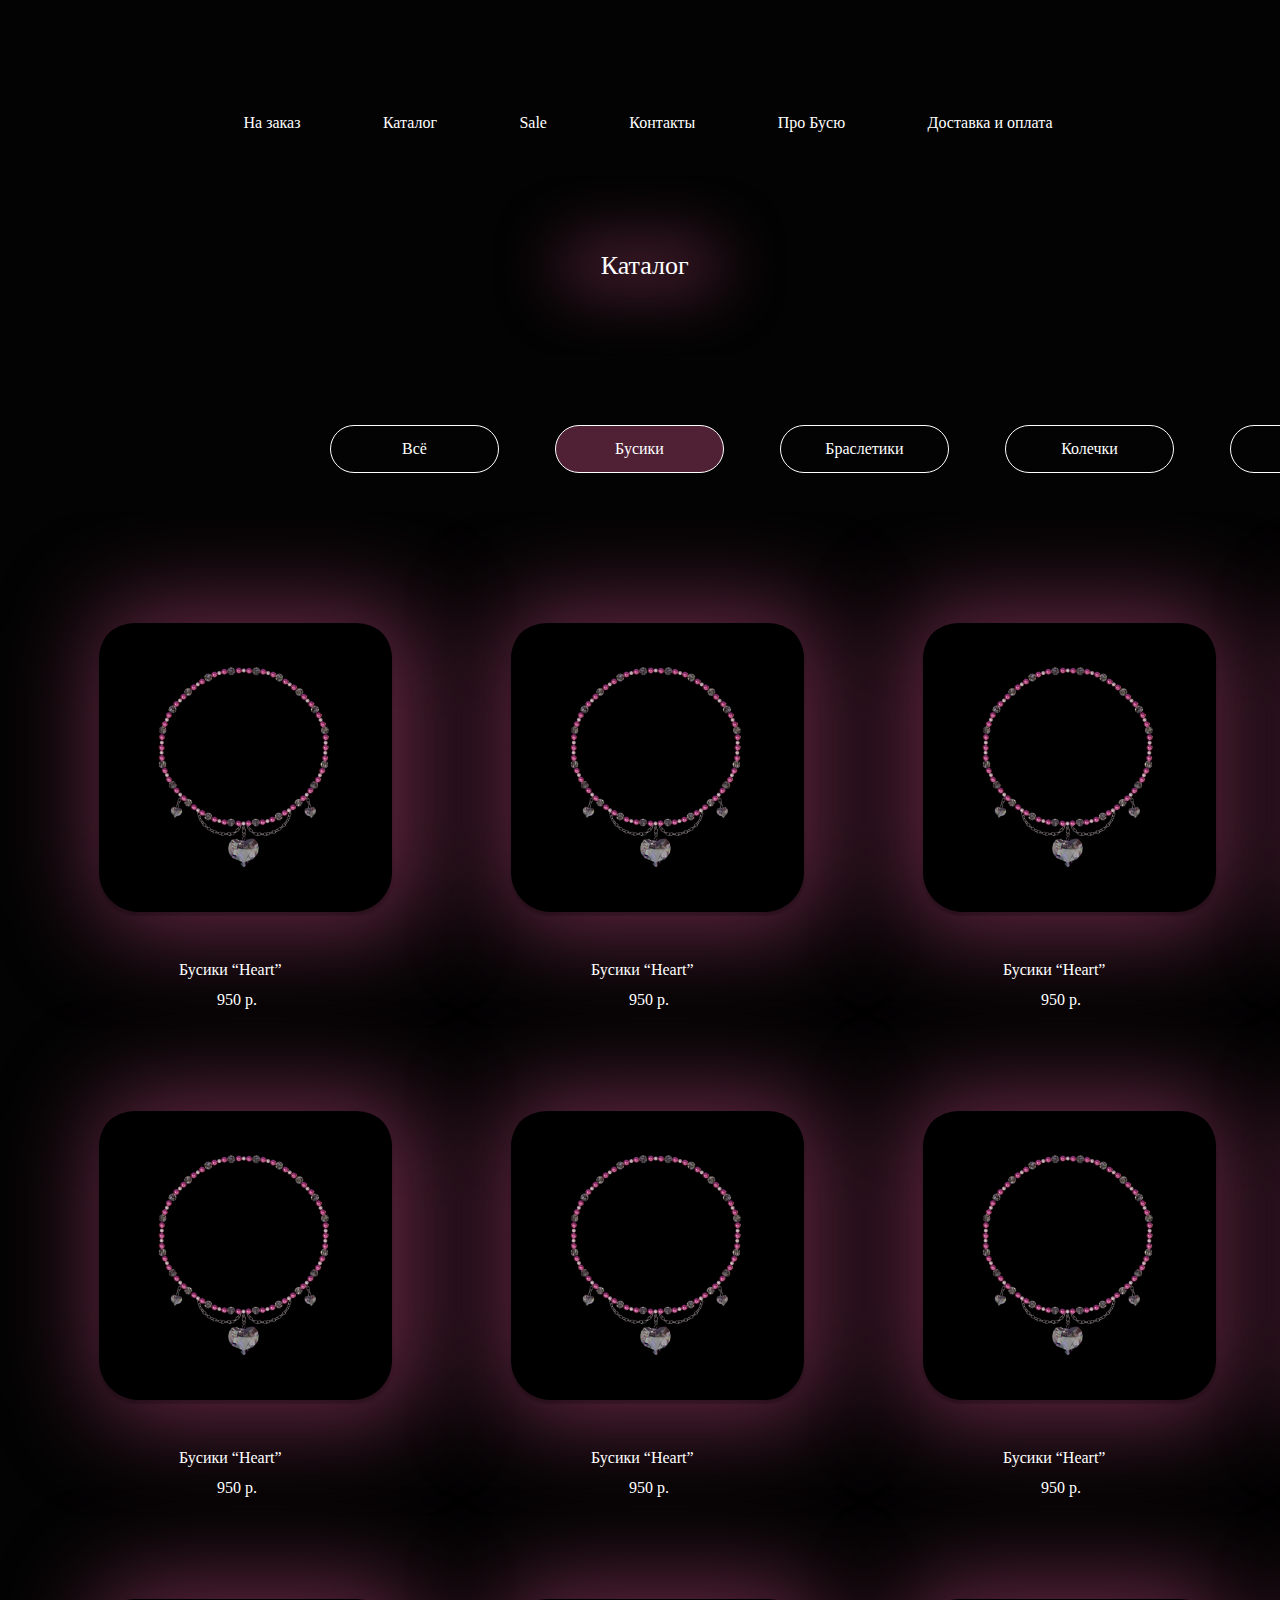
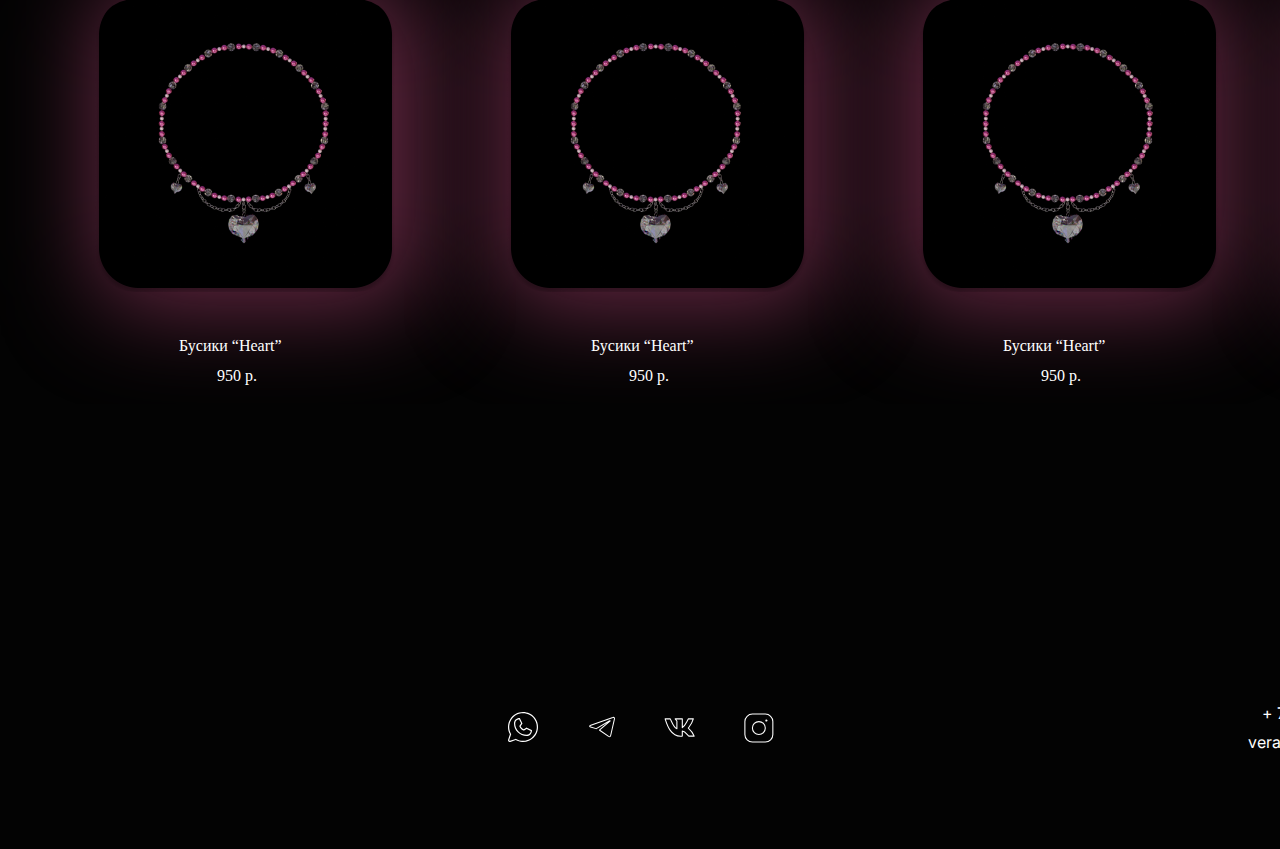
<file: katalog_busiki.html>
<!DOCTYPE html>
<html>
  <head>
    <meta charset="utf-8" />
    <meta name="viewport" content="initial-scale=1, width=device-width" />

    <link rel="stylesheet" href="./global.css" />
    <link rel="stylesheet" href="./katalog_busiki.css" />
    <link
      rel="stylesheet"
      href="https://fonts.googleapis.com/css2?family=Inter:wght@400&display=swap"
    />

    <style>
      @font-face {
        :font-family: "Cascadia Code";
        src: url("CascadiaCode-Light.otf");
        font-weight: 300;
      }
      @font-face {
        :font-family: "Cascadia Code PL";
        src: url("CascadiaCodePL-SemiBold.otf");
        font-weight: 600;
      }
      @font-face {
        :font-family: "Cascadia Code PL";
        src: url("CascadiaCodePL-Light.otf");
        font-weight: 300;
      }
      @font-face {
        :font-family: "Cascadia Code PL";
        src: url("CascadiaCodePL-Regular.otf");
        font-weight: 400;
      }
    </style>
  </head>
  <body>
    <div class="div197">
      <header class="header10">
        <button class="button56" id="button">
          <img class="icon49" alt="" src="./public/1.svg" />
        </button>
        <button class="button57" id="button1">
          <img class="vector-icon42" alt="" src="./public/vector.svg" />
        </button>
        <nav class="nav10">
          <div class="div198" id="text">На заказ</div>
          <div class="div198" id="text1">Каталог</div>
          <div class="div198" id="saleText">Sale</div>
          <div class="div200">Контакты</div>
          <div class="div198" id="text3">Про Бусю</div>
          <div class="div198" id="text4">Доставка и оплата</div>
        </nav>
      </header>
      <img class="child67" alt="" src="./public/rectangle-104.svg" />

      <h1 class="h111">Каталог</h1>
      <div class="div203">
        <button class="button58">
          <div class="div204">Бусики</div>
        </button>
        <button class="button59" id="button3">
          <div class="div204">Колечки</div>
        </button>
        <button class="sale18" id="sale">
          <div class="div204">Sale</div>
        </button>
        <button class="button60" id="button4">
          <div class="div204">Всё</div>
        </button>
        <button class="button61" id="button5">
          <div class="div204">Браслетики</div>
        </button>
      </div>
      <section class="section17">
        <img class="icon50" alt="" src="./public/7.svg" />

        <div class="div208">
          <img
            class="child68"
            alt=""
            src="./public/rectangle-43@2x.png"
            id="rectangleImage"
          />

          <img
            class="child69"
            alt=""
            src="./public/rectangle-43@2x.png"
            id="rectangleImage1"
          />

          <img
            class="child70"
            alt=""
            src="./public/rectangle-43@2x.png"
            id="rectangleImage2"
          />

          <img
            class="child71"
            alt=""
            src="./public/rectangle-43@2x.png"
            id="rectangleImage3"
          />
        </div>
        <div class="div209">
          <h5 class="heart38" id="heart">Бусики “Heart”</h5>
          <h5 class="heart39" id="heart1">Бусики “Heart”</h5>
          <h5 class="heart40" id="heart2">Бусики “Heart”</h5>
          <h5 class="heart41" id="heart3">Бусики “Heart”</h5>
        </div>
        <div class="div210">
          <h5 class="heart38" id="h5">950 р.</h5>
          <h5 class="h563" id="h51">950 р.</h5>
          <h5 class="h564" id="h52">950 р.</h5>
          <h5 class="h565" id="h53">950 р.</h5>
        </div>
      </section>
      <section class="section18">
        <img class="icon50" alt="" src="./public/7.svg" />

        <div class="div208">
          <img
            class="child68"
            alt=""
            src="./public/rectangle-43@2x.png"
            id="rectangleImage4"
          />

          <img
            class="child69"
            alt=""
            src="./public/rectangle-43@2x.png"
            id="rectangleImage5"
          />

          <img
            class="child70"
            alt=""
            src="./public/rectangle-43@2x.png"
            id="rectangleImage6"
          />

          <img
            class="child71"
            alt=""
            src="./public/rectangle-43@2x.png"
            id="rectangleImage7"
          />
        </div>
        <div class="div209">
          <h5 class="heart38" id="heart4">Бусики “Heart”</h5>
          <h5 class="heart39" id="heart5">Бусики “Heart”</h5>
          <h5 class="heart40" id="heart6">Бусики “Heart”</h5>
          <h5 class="heart41" id="heart7">Бусики “Heart”</h5>
        </div>
        <div class="div210">
          <h5 class="heart38" id="h54">950 р.</h5>
          <h5 class="h563" id="h55">950 р.</h5>
          <h5 class="h564" id="h56">950 р.</h5>
          <h5 class="h565" id="h57">950 р.</h5>
        </div>
      </section>
      <footer class="footer9">
        <button class="button62" id="button6">
          <img class="icon49" alt="" src="./public/1.svg" />
        </button>
        <div class="div214">
          <h5 class="h570">+ 7 985-331-44-72</h5>
          <h5 class="h570">veratrop@gmail.com</h5>
        </div>
        <div class="div215">
          <button class="whats-up10" id="whatsUp">
            <img class="vector-icon43" alt="" src="./public/vector1.svg" />
          </button>
          <button class="whats-up10" id="telegram">
            <img class="vector-icon44" alt="" src="./public/vector11.svg" />
          </button>
          <button class="whats-up10" id="vk">
            <img class="vector-icon45" alt="" src="./public/vector2.svg" />
          </button>
          <button class="instagram10" id="instagram">
            <img class="icon53" alt="" src="./public/11.svg" />

            <div class="instagram-child8"></div>
          </button>
        </div>
      </footer>
      <section class="section19">
        <img class="icon50" alt="" src="./public/7.svg" />

        <div class="div208">
          <img
            class="child68"
            alt=""
            src="./public/rectangle-43@2x.png"
            id="rectangleImage8"
          />

          <img
            class="child69"
            alt=""
            src="./public/rectangle-43@2x.png"
            id="rectangleImage9"
          />

          <img
            class="child70"
            alt=""
            src="./public/rectangle-43@2x.png"
            id="rectangleImage10"
          />

          <img
            class="child71"
            alt=""
            src="./public/rectangle-43@2x.png"
            id="rectangleImage11"
          />
        </div>
        <div class="div209">
          <h5 class="heart38" id="heart8">Бусики “Heart”</h5>
          <h5 class="heart39" id="heart9">Бусики “Heart”</h5>
          <h5 class="heart40" id="heart10">Бусики “Heart”</h5>
          <h5 class="heart41" id="heart11">Бусики “Heart”</h5>
        </div>
        <div class="div210">
          <h5 class="heart38" id="h59">950 р.</h5>
          <h5 class="h563" id="h510">950 р.</h5>
          <h5 class="h564" id="h511">950 р.</h5>
          <h5 class="h565" id="h512">950 р.</h5>
        </div>
      </section>
    </div>

    <script>
      var button = document.getElementById("button");
      if (button) {
        button.addEventListener("click", function (e) {
          window.location.href = "./index.html";
        });
      }
      
      var button1 = document.getElementById("button1");
      if (button1) {
        button1.addEventListener("click", function (e) {
          window.location.href = "./korzina.html";
        });
      }
      
      var text = document.getElementById("text");
      if (text) {
        text.addEventListener("click", function (e) {
          window.location.href = "./na_zakaz.html";
        });
      }
      
      var text1 = document.getElementById("text1");
      if (text1) {
        text1.addEventListener("click", function (e) {
          window.location.href = "./katalog_vse.html";
        });
      }
      
      var saleText = document.getElementById("saleText");
      if (saleText) {
        saleText.addEventListener("click", function (e) {
          window.location.href = "./katalog_sale.html";
        });
      }
      
      var text3 = document.getElementById("text3");
      if (text3) {
        text3.addEventListener("click", function (e) {
          window.location.href = "./pro_busu.html";
        });
      }
      
      var text4 = document.getElementById("text4");
      if (text4) {
        text4.addEventListener("click", function (e) {
          window.location.href = "./dostavka_oplata.html";
        });
      }
      
      var button3 = document.getElementById("button3");
      if (button3) {
        button3.addEventListener("click", function (e) {
          window.location.href = "./katalog_kolechki.html";
        });
      }
      
      var sale = document.getElementById("sale");
      if (sale) {
        sale.addEventListener("click", function (e) {
          window.location.href = "./katalog_sale.html";
        });
      }
      
      var button4 = document.getElementById("button4");
      if (button4) {
        button4.addEventListener("click", function (e) {
          window.location.href = "./katalog_vse.html";
        });
      }
      
      var button5 = document.getElementById("button5");
      if (button5) {
        button5.addEventListener("click", function (e) {
          window.location.href = "./katalog_brasletiki.html";
        });
      }
      
      var rectangleImage = document.getElementById("rectangleImage");
      if (rectangleImage) {
        rectangleImage.addEventListener("click", function (e) {
          window.location.href = "./stranitsa_tovara_35_5.html";
        });
      }
      
      var rectangleImage1 = document.getElementById("rectangleImage1");
      if (rectangleImage1) {
        rectangleImage1.addEventListener("click", function (e) {
          window.location.href = "./stranitsa_tovara_35_5.html";
        });
      }
      
      var rectangleImage2 = document.getElementById("rectangleImage2");
      if (rectangleImage2) {
        rectangleImage2.addEventListener("click", function (e) {
          window.location.href = "./stranitsa_tovara_35_5.html";
        });
      }
      
      var rectangleImage3 = document.getElementById("rectangleImage3");
      if (rectangleImage3) {
        rectangleImage3.addEventListener("click", function (e) {
          window.location.href = "./stranitsa_tovara_35_5.html";
        });
      }
      
      var heart = document.getElementById("heart");
      if (heart) {
        heart.addEventListener("click", function (e) {
          window.location.href = "./stranitsa_tovara_35_5.html";
        });
      }
      
      var heart1 = document.getElementById("heart1");
      if (heart1) {
        heart1.addEventListener("click", function (e) {
          window.location.href = "./stranitsa_tovara_35_5.html";
        });
      }
      
      var heart2 = document.getElementById("heart2");
      if (heart2) {
        heart2.addEventListener("click", function (e) {
          window.location.href = "./stranitsa_tovara_35_5.html";
        });
      }
      
      var heart3 = document.getElementById("heart3");
      if (heart3) {
        heart3.addEventListener("click", function (e) {
          window.location.href = "./stranitsa_tovara_35_5.html";
        });
      }
      
      var h5 = document.getElementById("h5");
      if (h5) {
        h5.addEventListener("click", function (e) {
          window.location.href = "./stranitsa_tovara_35_5.html";
        });
      }
      
      var h51 = document.getElementById("h51");
      if (h51) {
        h51.addEventListener("click", function (e) {
          window.location.href = "./stranitsa_tovara_35_5.html";
        });
      }
      
      var h52 = document.getElementById("h52");
      if (h52) {
        h52.addEventListener("click", function (e) {
          window.location.href = "./stranitsa_tovara_35_5.html";
        });
      }
      
      var h53 = document.getElementById("h53");
      if (h53) {
        h53.addEventListener("click", function (e) {
          window.location.href = "./stranitsa_tovara_35_5.html";
        });
      }
      
      var rectangleImage4 = document.getElementById("rectangleImage4");
      if (rectangleImage4) {
        rectangleImage4.addEventListener("click", function (e) {
          window.location.href = "./stranitsa_tovara_35_5.html";
        });
      }
      
      var rectangleImage5 = document.getElementById("rectangleImage5");
      if (rectangleImage5) {
        rectangleImage5.addEventListener("click", function (e) {
          window.location.href = "./stranitsa_tovara_35_5.html";
        });
      }
      
      var rectangleImage6 = document.getElementById("rectangleImage6");
      if (rectangleImage6) {
        rectangleImage6.addEventListener("click", function (e) {
          window.location.href = "./stranitsa_tovara_35_5.html";
        });
      }
      
      var rectangleImage7 = document.getElementById("rectangleImage7");
      if (rectangleImage7) {
        rectangleImage7.addEventListener("click", function (e) {
          window.location.href = "./stranitsa_tovara_35_5.html";
        });
      }
      
      var heart4 = document.getElementById("heart4");
      if (heart4) {
        heart4.addEventListener("click", function (e) {
          window.location.href = "./stranitsa_tovara_35_5.html";
        });
      }
      
      var heart5 = document.getElementById("heart5");
      if (heart5) {
        heart5.addEventListener("click", function (e) {
          window.location.href = "./stranitsa_tovara_35_5.html";
        });
      }
      
      var heart6 = document.getElementById("heart6");
      if (heart6) {
        heart6.addEventListener("click", function (e) {
          window.location.href = "./stranitsa_tovara_35_5.html";
        });
      }
      
      var heart7 = document.getElementById("heart7");
      if (heart7) {
        heart7.addEventListener("click", function (e) {
          window.location.href = "./stranitsa_tovara_35_5.html";
        });
      }
      
      var h54 = document.getElementById("h54");
      if (h54) {
        h54.addEventListener("click", function (e) {
          window.location.href = "./stranitsa_tovara_35_5.html";
        });
      }
      
      var h55 = document.getElementById("h55");
      if (h55) {
        h55.addEventListener("click", function (e) {
          window.location.href = "./stranitsa_tovara_35_5.html";
        });
      }
      
      var h56 = document.getElementById("h56");
      if (h56) {
        h56.addEventListener("click", function (e) {
          window.location.href = "./stranitsa_tovara_35_5.html";
        });
      }
      
      var h57 = document.getElementById("h57");
      if (h57) {
        h57.addEventListener("click", function (e) {
          window.location.href = "./stranitsa_tovara_35_5.html";
        });
      }
      
      var button6 = document.getElementById("button6");
      if (button6) {
        button6.addEventListener("click", function (e) {
          window.location.href = "./index.html";
        });
      }
      
      var whatsUp = document.getElementById("whatsUp");
      if (whatsUp) {
        whatsUp.addEventListener("click", function () {
          window.open("https://www.whatsapp.com/?lang=ru_RU");
        });
      }
      
      var telegram = document.getElementById("telegram");
      if (telegram) {
        telegram.addEventListener("click", function () {
          window.open("https://t.me/impoisoned");
        });
      }
      
      var vk = document.getElementById("vk");
      if (vk) {
        vk.addEventListener("click", function () {
          window.open("https://vk.com/verarevella");
        });
      }
      
      var instagram = document.getElementById("instagram");
      if (instagram) {
        instagram.addEventListener("click", function () {
          window.open("https://instagram.com/pheylli?igshid=YTQwZjQ0NmI0OA==");
        });
      }
      
      var rectangleImage8 = document.getElementById("rectangleImage8");
      if (rectangleImage8) {
        rectangleImage8.addEventListener("click", function (e) {
          window.location.href = "./stranitsa_tovara_35_5.html";
        });
      }
      
      var rectangleImage9 = document.getElementById("rectangleImage9");
      if (rectangleImage9) {
        rectangleImage9.addEventListener("click", function (e) {
          window.location.href = "./stranitsa_tovara_35_5.html";
        });
      }
      
      var rectangleImage10 = document.getElementById("rectangleImage10");
      if (rectangleImage10) {
        rectangleImage10.addEventListener("click", function (e) {
          window.location.href = "./stranitsa_tovara_35_5.html";
        });
      }
      
      var rectangleImage11 = document.getElementById("rectangleImage11");
      if (rectangleImage11) {
        rectangleImage11.addEventListener("click", function (e) {
          window.location.href = "./stranitsa_tovara_35_5.html";
        });
      }
      
      var heart8 = document.getElementById("heart8");
      if (heart8) {
        heart8.addEventListener("click", function (e) {
          window.location.href = "./stranitsa_tovara_35_5.html";
        });
      }
      
      var heart9 = document.getElementById("heart9");
      if (heart9) {
        heart9.addEventListener("click", function (e) {
          window.location.href = "./stranitsa_tovara_35_5.html";
        });
      }
      
      var heart10 = document.getElementById("heart10");
      if (heart10) {
        heart10.addEventListener("click", function (e) {
          window.location.href = "./stranitsa_tovara_35_5.html";
        });
      }
      
      var heart11 = document.getElementById("heart11");
      if (heart11) {
        heart11.addEventListener("click", function (e) {
          window.location.href = "./stranitsa_tovara_35_5.html";
        });
      }
      
      var h59 = document.getElementById("h59");
      if (h59) {
        h59.addEventListener("click", function (e) {
          window.location.href = "./stranitsa_tovara_35_5.html";
        });
      }
      
      var h510 = document.getElementById("h510");
      if (h510) {
        h510.addEventListener("click", function (e) {
          window.location.href = "./stranitsa_tovara_35_5.html";
        });
      }
      
      var h511 = document.getElementById("h511");
      if (h511) {
        h511.addEventListener("click", function (e) {
          window.location.href = "./stranitsa_tovara_35_5.html";
        });
      }
      
      var h512 = document.getElementById("h512");
      if (h512) {
        h512.addEventListener("click", function (e) {
          window.location.href = "./stranitsa_tovara_35_5.html";
        });
      }
      </script>
  </body>
</html>
</file>
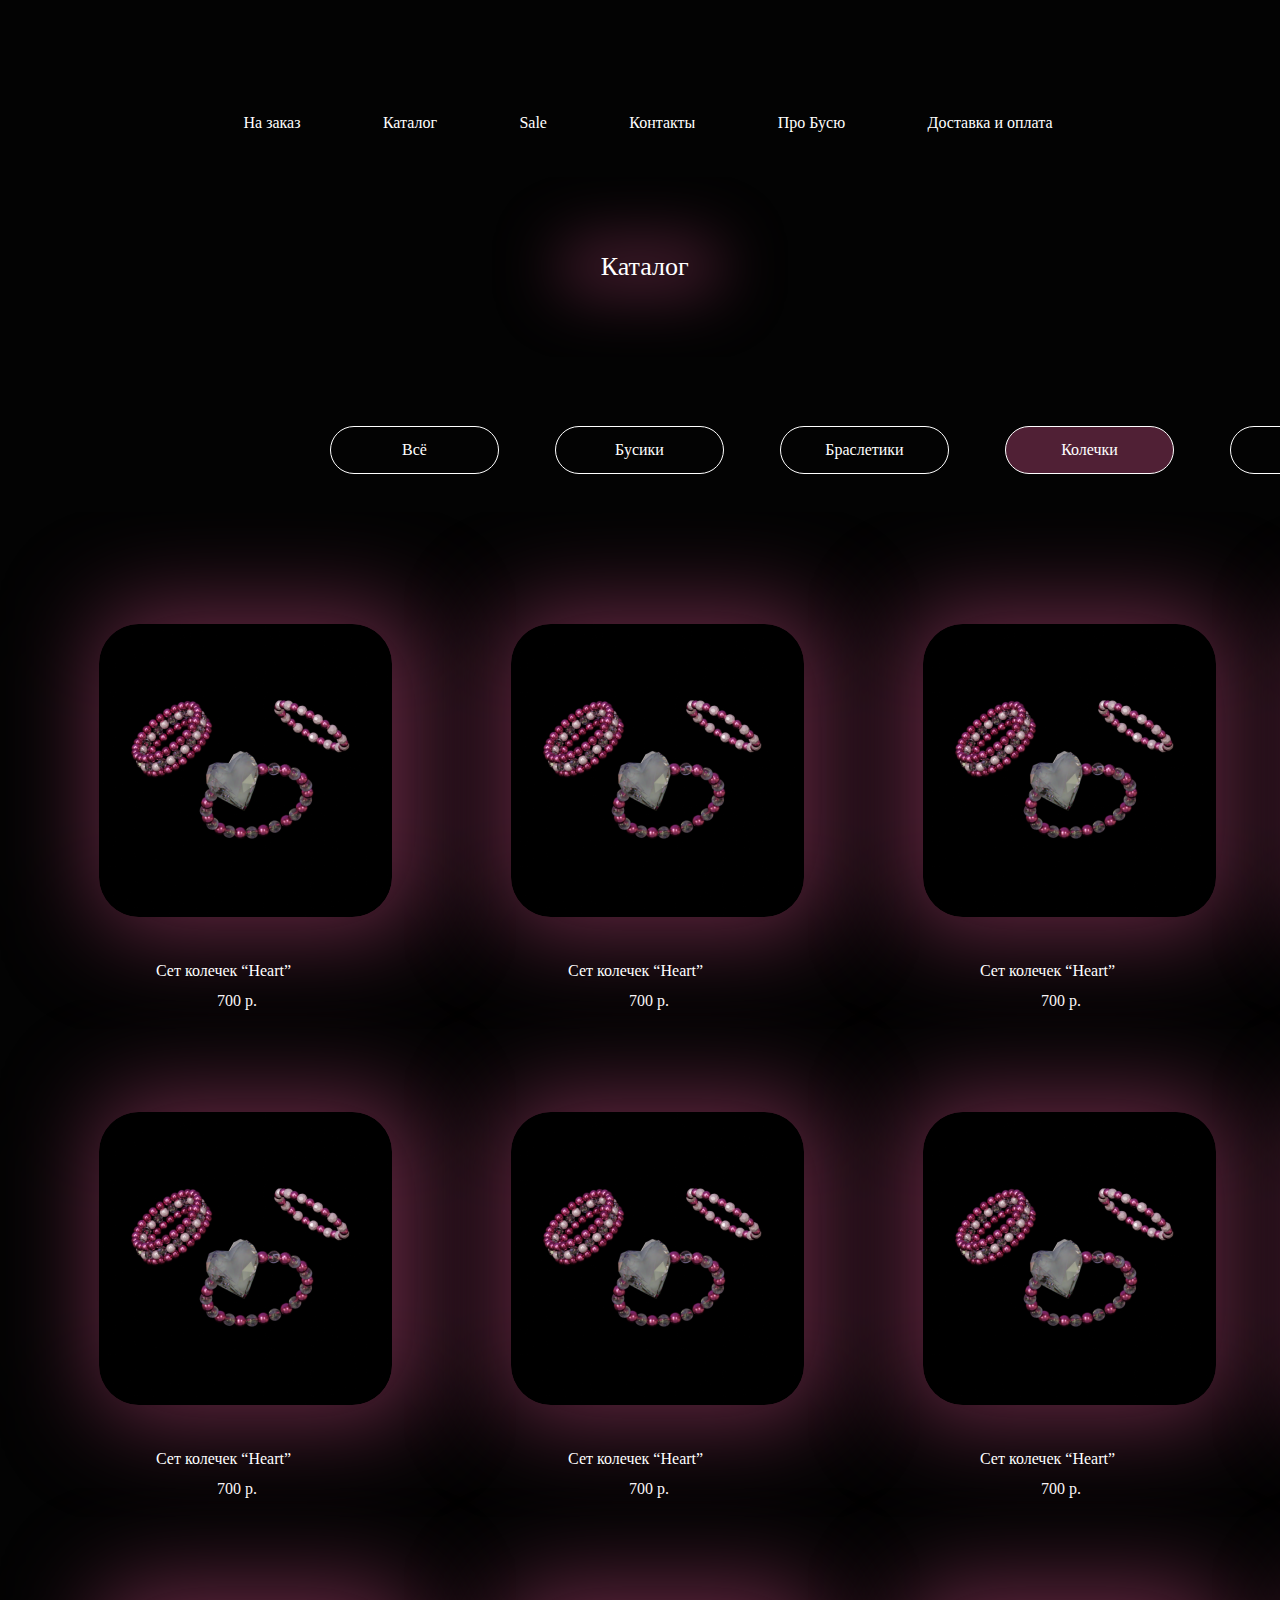
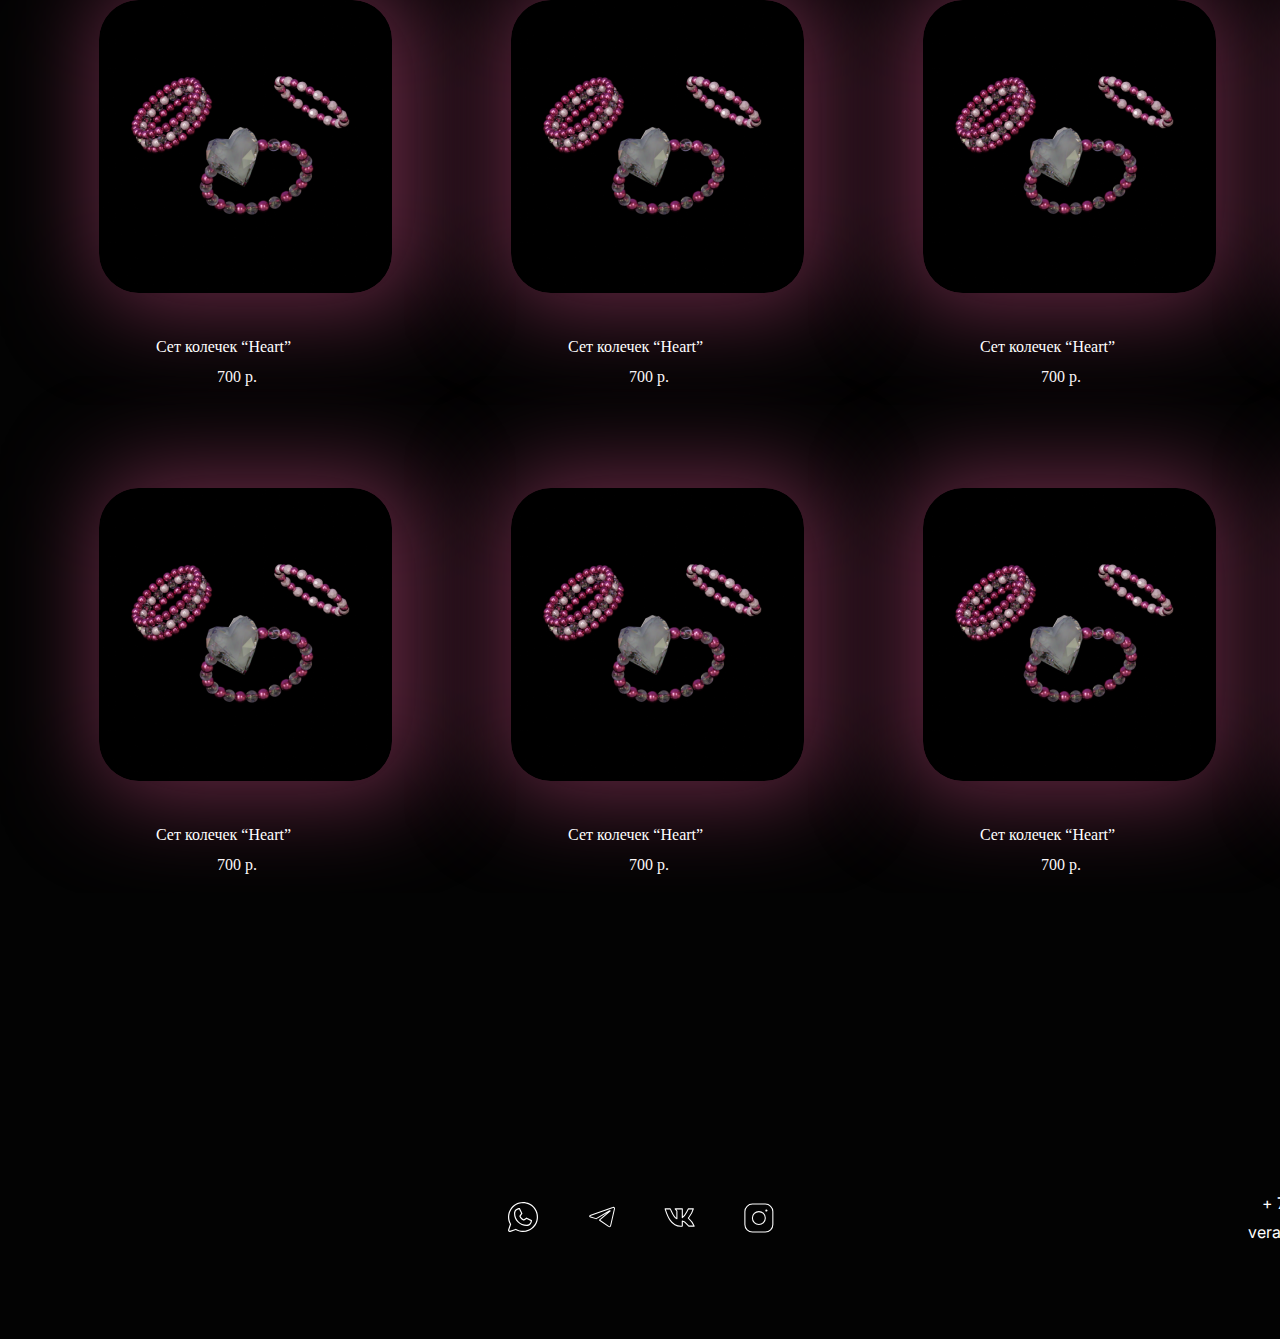
<file: katalog_kolechki.html>
<!DOCTYPE html>
<html>
  <head>
    <meta charset="utf-8" />
    <meta name="viewport" content="initial-scale=1, width=device-width" />

    <link rel="stylesheet" href="./global.css" />
    <link rel="stylesheet" href="./katalog_kolechki.css" />
    <link
      rel="stylesheet"
      href="https://fonts.googleapis.com/css2?family=Inter:wght@400&display=swap"
    />

    <style>
      @font-face {
        :font-family: "Cascadia Code";
        src: url("CascadiaCode-Light.otf");
        font-weight: 300;
      }
      @font-face {
        :font-family: "Cascadia Code PL";
        src: url("CascadiaCodePL-SemiBold.otf");
        font-weight: 600;
      }
      @font-face {
        :font-family: "Cascadia Code PL";
        src: url("CascadiaCodePL-Light.otf");
        font-weight: 300;
      }
      @font-face {
        :font-family: "Cascadia Code PL";
        src: url("CascadiaCodePL-Regular.otf");
        font-weight: 400;
      }
    </style>
  </head>
  <body>
    <div class="div153">
      <header class="header8">
        <button class="button42" id="button">
          <img class="icon37" alt="" src="./public/1.svg" />
        </button>
        <button class="button43" id="button1">
          <img class="vector-icon34" alt="" src="./public/vector.svg" />
        </button>
        <nav class="nav8">
          <div class="div154" id="text">На заказ</div>
          <div class="div154" id="text1">Каталог</div>
          <div class="div154" id="saleText">Sale</div>
          <div class="div154" id="text2">Контакты</div>
          <div class="div154" id="text3">Про Бусю</div>
          <div class="div154" id="text4">Доставка и оплата</div>
        </nav>
      </header>
      <img class="child41" alt="" src="./public/rectangle-104.svg" />

      <h1 class="h19">Каталог</h1>
      <div class="div159">
        <button class="button44" id="button2">
          <div class="div160">Бусики</div>
        </button>
        <button class="button45">
          <div class="div160">Колечки</div>
        </button>
        <button class="sale12" id="sale">
          <div class="div160">Sale</div>
        </button>
        <button class="button46" id="button4">
          <div class="div160">Всё</div>
        </button>
        <button class="button47" id="button5">
          <div class="div160">Браслетики</div>
        </button>
      </div>
      <section class="section11">
        <div class="div164">
          <h5 class="h536" id="h5">700 р.</h5>
          <h5 class="h537" id="h51">700 р.</h5>
          <h5 class="h538" id="h52">700 р.</h5>
          <h5 class="h539" id="h53">700 р.</h5>
        </div>
        <img class="icon38" alt="" src="./public/7.svg" />

        <div class="div165">
          <img
            class="child42"
            alt=""
            src="./public/rectangle-52@2x.png"
            id="rectangleImage1"
          />

          <img
            class="child43"
            alt=""
            src="./public/rectangle-52@2x.png"
            id="rectangleImage2"
          />

          <img
            class="child44"
            alt=""
            src="./public/rectangle-52@2x.png"
            id="rectangleImage3"
          />

          <img
            class="child45"
            alt=""
            src="./public/rectangle-52@2x.png"
            id="rectangleImage4"
          />
        </div>
        <div class="div166">
          <h5 class="h536" id="heart">Сет колечек “Heart”</h5>
          <h5 class="heart15" id="heart1">Сет колечек “Heart”</h5>
          <h5 class="heart16" id="heart2">Сет колечек “Heart”</h5>
          <h5 class="heart17" id="heart3">Сет колечек “Heart”</h5>
        </div>
      </section>
      <section class="section12">
        <div class="div164">
          <h5 class="h536" id="h54">700 р.</h5>
          <h5 class="h537" id="h55">700 р.</h5>
          <h5 class="h538" id="h56">700 р.</h5>
          <h5 class="h539" id="h57">700 р.</h5>
        </div>
        <img class="icon38" alt="" src="./public/7.svg" />

        <div class="div165">
          <img
            class="child42"
            alt=""
            src="./public/rectangle-52@2x.png"
            id="rectangleImage5"
          />

          <img
            class="child43"
            alt=""
            src="./public/rectangle-52@2x.png"
            id="rectangleImage6"
          />

          <img
            class="child44"
            alt=""
            src="./public/rectangle-52@2x.png"
            id="rectangleImage7"
          />

          <img
            class="child45"
            alt=""
            src="./public/rectangle-52@2x.png"
            id="rectangleImage8"
          />
        </div>
        <div class="div166">
          <h5 class="h536" id="heart4">Сет колечек “Heart”</h5>
          <h5 class="heart15" id="heart5">Сет колечек “Heart”</h5>
          <h5 class="heart16" id="heart6">Сет колечек “Heart”</h5>
          <h5 class="heart17" id="heart7">Сет колечек “Heart”</h5>
        </div>
      </section>
      <section class="section13">
        <div class="div164">
          <h5 class="h536" id="h58">700 р.</h5>
          <h5 class="h537" id="h59">700 р.</h5>
          <h5 class="h538" id="h510">700 р.</h5>
          <h5 class="h539" id="h511">700 р.</h5>
        </div>
        <img class="icon38" alt="" src="./public/7.svg" />

        <div class="div165">
          <img
            class="child42"
            alt=""
            src="./public/rectangle-52@2x.png"
            id="rectangleImage9"
          />

          <img
            class="child43"
            alt=""
            src="./public/rectangle-52@2x.png"
            id="rectangleImage10"
          />

          <img
            class="child44"
            alt=""
            src="./public/rectangle-52@2x.png"
            id="rectangleImage11"
          />

          <img
            class="child45"
            alt=""
            src="./public/rectangle-52@2x.png"
            id="rectangleImage12"
          />
        </div>
        <div class="div166">
          <h5 class="h536" id="heart8">Сет колечек “Heart”</h5>
          <h5 class="heart15" id="heart9">Сет колечек “Heart”</h5>
          <h5 class="heart16" id="heart10">Сет колечек “Heart”</h5>
          <h5 class="heart17" id="heart11">Сет колечек “Heart”</h5>
        </div>
      </section>
      <section class="section14">
        <div class="div164">
          <h5 class="h536" id="h512">700 р.</h5>
          <h5 class="h537" id="h513">700 р.</h5>
          <h5 class="h538" id="h514">700 р.</h5>
          <h5 class="h539" id="h515">700 р.</h5>
        </div>
        <img class="icon38" alt="" src="./public/7.svg" />

        <div class="div165">
          <img
            class="child42"
            alt=""
            src="./public/rectangle-52@2x.png"
            id="rectangleImage13"
          />

          <img
            class="child43"
            alt=""
            src="./public/rectangle-52@2x.png"
            id="rectangleImage14"
          />

          <img
            class="child44"
            alt=""
            src="./public/rectangle-52@2x.png"
            id="rectangleImage15"
          />

          <img
            class="child45"
            alt=""
            src="./public/rectangle-52@2x.png"
            id="rectangleImage16"
          />
        </div>
        <div class="div166">
          <h5 class="h536" id="heart12">Сет колечек “Heart”</h5>
          <h5 class="heart15" id="heart13">Сет колечек “Heart”</h5>
          <h5 class="heart16" id="heart14">Сет колечек “Heart”</h5>
          <h5 class="heart17" id="heart15">Сет колечек “Heart”</h5>
        </div>
      </section>
      <footer class="footer7">
        <button class="button48" id="button6">
          <img class="icon37" alt="" src="./public/1.svg" />
        </button>
        <div class="div176">
          <h5 class="h552">+ 7 985-331-44-72</h5>
          <h5 class="h552">veratrop@gmail.com</h5>
        </div>
        <div class="div177">
          <button class="whats-up8" id="whatsUp">
            <img class="vector-icon35" alt="" src="./public/vector1.svg" />
          </button>
          <button class="whats-up8" id="telegram">
            <img class="vector-icon36" alt="" src="./public/vector11.svg" />
          </button>
          <button class="whats-up8" id="vk">
            <img class="vector-icon37" alt="" src="./public/vector2.svg" />
          </button>
          <button class="instagram8" id="instagram">
            <img class="icon43" alt="" src="./public/11.svg" />

            <div class="instagram-child6"></div>
          </button>
        </div>
      </footer>
    </div>

    <script>
      var button = document.getElementById("button");
      if (button) {
        button.addEventListener("click", function (e) {
          window.location.href = "./index.html";
        });
      }
      
      var button1 = document.getElementById("button1");
      if (button1) {
        button1.addEventListener("click", function (e) {
          window.location.href = "./korzina.html";
        });
      }
      
      var text = document.getElementById("text");
      if (text) {
        text.addEventListener("click", function (e) {
          window.location.href = "./na_zakaz.html";
        });
      }
      
      var text1 = document.getElementById("text1");
      if (text1) {
        text1.addEventListener("click", function (e) {
          window.location.href = "./katalog_vse.html";
        });
      }
      
      var saleText = document.getElementById("saleText");
      if (saleText) {
        saleText.addEventListener("click", function (e) {
          window.location.href = "./katalog_sale.html";
        });
      }
      
      var text2 = document.getElementById("text2");
      if (text2) {
        text2.addEventListener("click", function (e) {
          window.location.href = "./index.html";
        });
      }
      
      var text3 = document.getElementById("text3");
      if (text3) {
        text3.addEventListener("click", function (e) {
          window.location.href = "./pro_busu.html";
        });
      }
      
      var text4 = document.getElementById("text4");
      if (text4) {
        text4.addEventListener("click", function (e) {
          window.location.href = "./dostavka_oplata.html";
        });
      }
      
      var button2 = document.getElementById("button2");
      if (button2) {
        button2.addEventListener("click", function (e) {
          window.location.href = "./katalog_busiki.html";
        });
      }
      
      var sale = document.getElementById("sale");
      if (sale) {
        sale.addEventListener("click", function (e) {
          window.location.href = "./katalog_sale.html";
        });
      }
      
      var button4 = document.getElementById("button4");
      if (button4) {
        button4.addEventListener("click", function (e) {
          window.location.href = "./katalog_vse.html";
        });
      }
      
      var button5 = document.getElementById("button5");
      if (button5) {
        button5.addEventListener("click", function (e) {
          window.location.href = "./katalog_brasletiki.html";
        });
      }
      
      var h5 = document.getElementById("h5");
      if (h5) {
        h5.addEventListener("click", function (e) {
          window.location.href = "./stranitsa_tovara_35_5.html";
        });
      }
      
      var h51 = document.getElementById("h51");
      if (h51) {
        h51.addEventListener("click", function (e) {
          window.location.href = "./stranitsa_tovara_35_5.html";
        });
      }
      
      var h52 = document.getElementById("h52");
      if (h52) {
        h52.addEventListener("click", function (e) {
          window.location.href = "./stranitsa_tovara_35_5.html";
        });
      }
      
      var h53 = document.getElementById("h53");
      if (h53) {
        h53.addEventListener("click", function (e) {
          window.location.href = "./stranitsa_tovara_35_5.html";
        });
      }
      
      var rectangleImage1 = document.getElementById("rectangleImage1");
      if (rectangleImage1) {
        rectangleImage1.addEventListener("click", function (e) {
          window.location.href = "./stranitsa_tovara_35_5.html";
        });
      }
      
      var rectangleImage2 = document.getElementById("rectangleImage2");
      if (rectangleImage2) {
        rectangleImage2.addEventListener("click", function (e) {
          window.location.href = "./stranitsa_tovara_35_5.html";
        });
      }
      
      var rectangleImage3 = document.getElementById("rectangleImage3");
      if (rectangleImage3) {
        rectangleImage3.addEventListener("click", function (e) {
          window.location.href = "./stranitsa_tovara_35_5.html";
        });
      }
      
      var rectangleImage4 = document.getElementById("rectangleImage4");
      if (rectangleImage4) {
        rectangleImage4.addEventListener("click", function (e) {
          window.location.href = "./stranitsa_tovara_35_5.html";
        });
      }
      
      var heart = document.getElementById("heart");
      if (heart) {
        heart.addEventListener("click", function (e) {
          window.location.href = "./stranitsa_tovara_35_5.html";
        });
      }
      
      var heart1 = document.getElementById("heart1");
      if (heart1) {
        heart1.addEventListener("click", function (e) {
          window.location.href = "./stranitsa_tovara_35_5.html";
        });
      }
      
      var heart2 = document.getElementById("heart2");
      if (heart2) {
        heart2.addEventListener("click", function (e) {
          window.location.href = "./stranitsa_tovara_35_5.html";
        });
      }
      
      var heart3 = document.getElementById("heart3");
      if (heart3) {
        heart3.addEventListener("click", function (e) {
          window.location.href = "./stranitsa_tovara_35_5.html";
        });
      }
      
      var h54 = document.getElementById("h54");
      if (h54) {
        h54.addEventListener("click", function (e) {
          window.location.href = "./stranitsa_tovara_35_5.html";
        });
      }
      
      var h55 = document.getElementById("h55");
      if (h55) {
        h55.addEventListener("click", function (e) {
          window.location.href = "./stranitsa_tovara_35_5.html";
        });
      }
      
      var h56 = document.getElementById("h56");
      if (h56) {
        h56.addEventListener("click", function (e) {
          window.location.href = "./stranitsa_tovara_35_5.html";
        });
      }
      
      var h57 = document.getElementById("h57");
      if (h57) {
        h57.addEventListener("click", function (e) {
          window.location.href = "./stranitsa_tovara_35_5.html";
        });
      }
      
      var rectangleImage5 = document.getElementById("rectangleImage5");
      if (rectangleImage5) {
        rectangleImage5.addEventListener("click", function (e) {
          window.location.href = "./stranitsa_tovara_35_5.html";
        });
      }
      
      var rectangleImage6 = document.getElementById("rectangleImage6");
      if (rectangleImage6) {
        rectangleImage6.addEventListener("click", function (e) {
          window.location.href = "./stranitsa_tovara_35_5.html";
        });
      }
      
      var rectangleImage7 = document.getElementById("rectangleImage7");
      if (rectangleImage7) {
        rectangleImage7.addEventListener("click", function (e) {
          window.location.href = "./stranitsa_tovara_35_5.html";
        });
      }
      
      var rectangleImage8 = document.getElementById("rectangleImage8");
      if (rectangleImage8) {
        rectangleImage8.addEventListener("click", function (e) {
          window.location.href = "./stranitsa_tovara_35_5.html";
        });
      }
      
      var heart4 = document.getElementById("heart4");
      if (heart4) {
        heart4.addEventListener("click", function (e) {
          window.location.href = "./stranitsa_tovara_35_5.html";
        });
      }
      
      var heart5 = document.getElementById("heart5");
      if (heart5) {
        heart5.addEventListener("click", function (e) {
          window.location.href = "./stranitsa_tovara_35_5.html";
        });
      }
      
      var heart6 = document.getElementById("heart6");
      if (heart6) {
        heart6.addEventListener("click", function (e) {
          window.location.href = "./stranitsa_tovara_35_5.html";
        });
      }
      
      var heart7 = document.getElementById("heart7");
      if (heart7) {
        heart7.addEventListener("click", function (e) {
          window.location.href = "./stranitsa_tovara_35_5.html";
        });
      }
      
      var h58 = document.getElementById("h58");
      if (h58) {
        h58.addEventListener("click", function (e) {
          window.location.href = "./stranitsa_tovara_35_5.html";
        });
      }
      
      var h59 = document.getElementById("h59");
      if (h59) {
        h59.addEventListener("click", function (e) {
          window.location.href = "./stranitsa_tovara_35_5.html";
        });
      }
      
      var h510 = document.getElementById("h510");
      if (h510) {
        h510.addEventListener("click", function (e) {
          window.location.href = "./stranitsa_tovara_35_5.html";
        });
      }
      
      var h511 = document.getElementById("h511");
      if (h511) {
        h511.addEventListener("click", function (e) {
          window.location.href = "./stranitsa_tovara_35_5.html";
        });
      }
      
      var rectangleImage9 = document.getElementById("rectangleImage9");
      if (rectangleImage9) {
        rectangleImage9.addEventListener("click", function (e) {
          window.location.href = "./stranitsa_tovara_35_5.html";
        });
      }
      
      var rectangleImage10 = document.getElementById("rectangleImage10");
      if (rectangleImage10) {
        rectangleImage10.addEventListener("click", function (e) {
          window.location.href = "./stranitsa_tovara_35_5.html";
        });
      }
      
      var rectangleImage11 = document.getElementById("rectangleImage11");
      if (rectangleImage11) {
        rectangleImage11.addEventListener("click", function (e) {
          window.location.href = "./stranitsa_tovara_35_5.html";
        });
      }
      
      var rectangleImage12 = document.getElementById("rectangleImage12");
      if (rectangleImage12) {
        rectangleImage12.addEventListener("click", function (e) {
          window.location.href = "./stranitsa_tovara_35_5.html";
        });
      }
      
      var heart8 = document.getElementById("heart8");
      if (heart8) {
        heart8.addEventListener("click", function (e) {
          window.location.href = "./stranitsa_tovara_35_5.html";
        });
      }
      
      var heart9 = document.getElementById("heart9");
      if (heart9) {
        heart9.addEventListener("click", function (e) {
          window.location.href = "./stranitsa_tovara_35_5.html";
        });
      }
      
      var heart10 = document.getElementById("heart10");
      if (heart10) {
        heart10.addEventListener("click", function (e) {
          window.location.href = "./stranitsa_tovara_35_5.html";
        });
      }
      
      var heart11 = document.getElementById("heart11");
      if (heart11) {
        heart11.addEventListener("click", function (e) {
          window.location.href = "./stranitsa_tovara_35_5.html";
        });
      }
      
      var h512 = document.getElementById("h512");
      if (h512) {
        h512.addEventListener("click", function (e) {
          window.location.href = "./stranitsa_tovara_35_5.html";
        });
      }
      
      var h513 = document.getElementById("h513");
      if (h513) {
        h513.addEventListener("click", function (e) {
          window.location.href = "./stranitsa_tovara_35_5.html";
        });
      }
      
      var h514 = document.getElementById("h514");
      if (h514) {
        h514.addEventListener("click", function (e) {
          window.location.href = "./stranitsa_tovara_35_5.html";
        });
      }
      
      var h515 = document.getElementById("h515");
      if (h515) {
        h515.addEventListener("click", function (e) {
          window.location.href = "./stranitsa_tovara_35_5.html";
        });
      }
      
      var rectangleImage13 = document.getElementById("rectangleImage13");
      if (rectangleImage13) {
        rectangleImage13.addEventListener("click", function (e) {
          window.location.href = "./stranitsa_tovara_35_5.html";
        });
      }
      
      var rectangleImage14 = document.getElementById("rectangleImage14");
      if (rectangleImage14) {
        rectangleImage14.addEventListener("click", function (e) {
          window.location.href = "./stranitsa_tovara_35_5.html";
        });
      }
      
      var rectangleImage15 = document.getElementById("rectangleImage15");
      if (rectangleImage15) {
        rectangleImage15.addEventListener("click", function (e) {
          window.location.href = "./stranitsa_tovara_35_5.html";
        });
      }
      
      var rectangleImage16 = document.getElementById("rectangleImage16");
      if (rectangleImage16) {
        rectangleImage16.addEventListener("click", function (e) {
          window.location.href = "./stranitsa_tovara_35_5.html";
        });
      }
      
      var heart12 = document.getElementById("heart12");
      if (heart12) {
        heart12.addEventListener("click", function (e) {
          window.location.href = "./stranitsa_tovara_35_5.html";
        });
      }
      
      var heart13 = document.getElementById("heart13");
      if (heart13) {
        heart13.addEventListener("click", function (e) {
          window.location.href = "./stranitsa_tovara_35_5.html";
        });
      }
      
      var heart14 = document.getElementById("heart14");
      if (heart14) {
        heart14.addEventListener("click", function (e) {
          window.location.href = "./stranitsa_tovara_35_5.html";
        });
      }
      
      var heart15 = document.getElementById("heart15");
      if (heart15) {
        heart15.addEventListener("click", function (e) {
          window.location.href = "./stranitsa_tovara_35_5.html";
        });
      }
      
      var button6 = document.getElementById("button6");
      if (button6) {
        button6.addEventListener("click", function (e) {
          window.location.href = "./index.html";
        });
      }
      
      var whatsUp = document.getElementById("whatsUp");
      if (whatsUp) {
        whatsUp.addEventListener("click", function () {
          window.open("https://www.whatsapp.com/?lang=ru_RU");
        });
      }
      
      var telegram = document.getElementById("telegram");
      if (telegram) {
        telegram.addEventListener("click", function () {
          window.open("https://t.me/impoisoned");
        });
      }
      
      var vk = document.getElementById("vk");
      if (vk) {
        vk.addEventListener("click", function () {
          window.open("https://vk.com/verarevella");
        });
      }
      
      var instagram = document.getElementById("instagram");
      if (instagram) {
        instagram.addEventListener("click", function () {
          window.open("https://instagram.com/pheylli?igshid=YTQwZjQ0NmI0OA==");
        });
      }
      </script>
  </body>
</html>
</file>
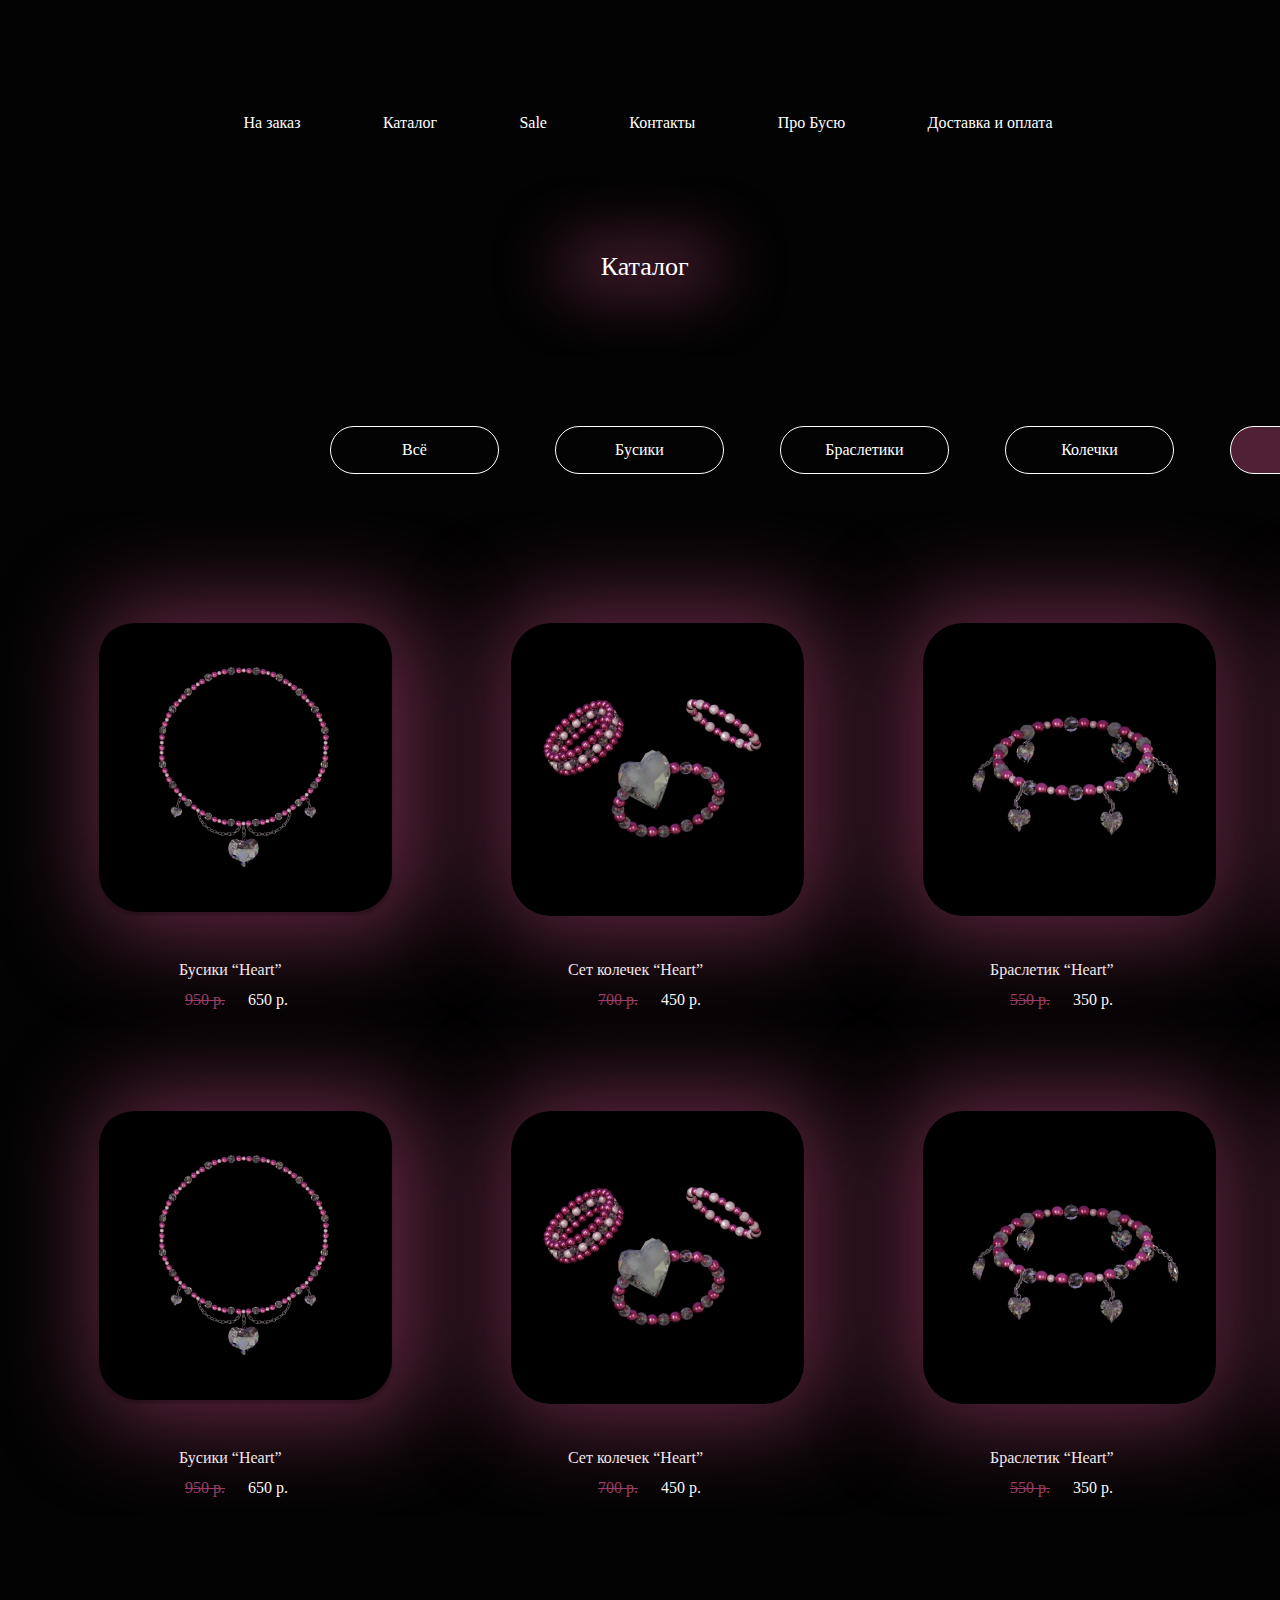
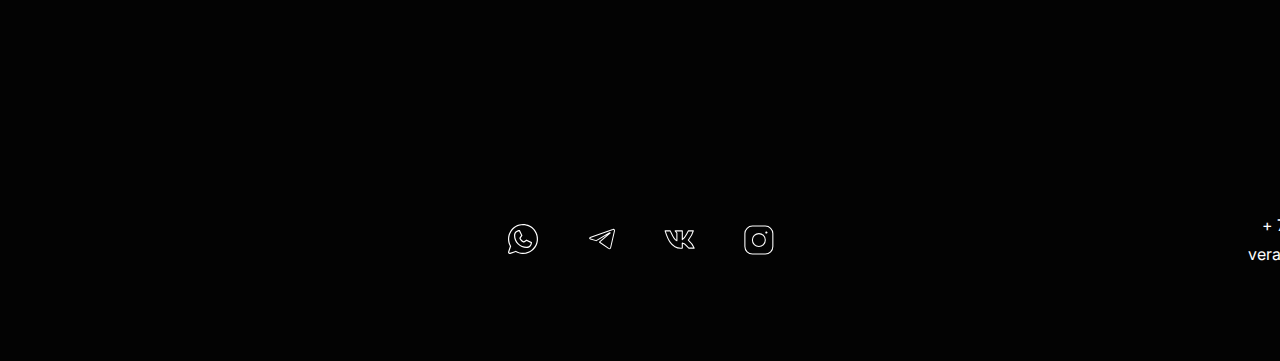
<file: katalog_sale.html>
<!DOCTYPE html>
<html>
  <head>
    <meta charset="utf-8" />
    <meta name="viewport" content="initial-scale=1, width=device-width" />

    <link rel="stylesheet" href="./global.css" />
    <link rel="stylesheet" href="./katalog_sale.css" />
    <link
      rel="stylesheet"
      href="https://fonts.googleapis.com/css2?family=Inter:wght@400&display=swap"
    />

    <style>
      @font-face {
        :font-family: "Cascadia Code";
        src: url("CascadiaCode-Light.otf");
        font-weight: 300;
      }
      @font-face {
        :font-family: "Cascadia Code PL";
        src: url("CascadiaCodePL-SemiBold.otf");
        font-weight: 600;
      }
      @font-face {
        :font-family: "Cascadia Code PL";
        src: url("CascadiaCodePL-Light.otf");
        font-weight: 300;
      }
      @font-face {
        :font-family: "Cascadia Code PL";
        src: url("CascadiaCodePL-Regular.otf");
        font-weight: 400;
      }
    </style>
  </head>
  <body>
    <div class="sale7">
      <header class="header7">
        <button class="button35" id="button">
          <img class="icon32" alt="" src="./public/1.svg" />
        </button>
        <button class="button36" id="button1">
          <img class="vector-icon30" alt="" src="./public/vector.svg" />
        </button>
        <nav class="nav7">
          <div class="div135" id="text">На заказ</div>
          <div class="div135" id="text1">Каталог</div>
          <div class="div135" id="saleText">Sale</div>
          <div class="div135" id="text2">Контакты</div>
          <div class="div135" id="text3">Про Бусю</div>
          <div class="div135" id="text4">Доставка и оплата</div>
        </nav>
      </header>
      <img class="sale-child" alt="" src="./public/rectangle-104.svg" />

      <h1 class="h18">Каталог</h1>
      <div class="div140">
        <button class="button37" id="button2">
          <div class="div141">Бусики</div>
        </button>
        <button class="button38" id="button3">
          <div class="div141">Колечки</div>
        </button>
        <button class="sale9">
          <div class="div141">Sale</div>
        </button>
        <button class="button39" id="button4">
          <div class="div141">Всё</div>
        </button>
        <button class="button40" id="button5">
          <div class="div141">Браслетики</div>
        </button>
      </div>
      <section class="sale-2">
        <div class="div145">
          <div class="parent3" id="frameContainer">
            <h5 class="h519">950 р.</h5>
            <h5 class="h520">650 р.</h5>
          </div>
          <div class="parent4" id="frameContainer1">
            <h5 class="h519">700 р.</h5>
            <h5 class="h520">450 р.</h5>
          </div>
          <div class="parent5" id="frameContainer2">
            <h5 class="h519">550 р.</h5>
            <h5 class="h520">350 р.</h5>
          </div>
          <div class="parent6" id="frameContainer3">
            <h5 class="h519">950 р.</h5>
            <h5 class="h520">650 р.</h5>
          </div>
        </div>
        <div class="div146">
          <h5 class="heart6" id="heart">Бусики “Heart”</h5>
          <h5 class="heart7" id="heart1">Сет колечек “Heart”</h5>
          <h5 class="heart8" id="heart2">Бусики “Heart”</h5>
          <h5 class="heart9" id="heart3">Браслетик “Heart”</h5>
        </div>
        <img class="icon33" alt="" src="./public/7.svg" />

        <div class="div147">
          <img
            class="child33"
            alt=""
            src="./public/rectangle-43@2x.png"
            id="rectangleImage1"
          />

          <img
            class="child34"
            alt=""
            src="./public/rectangle-52@2x.png"
            id="rectangleImage2"
          />

          <img
            class="child35"
            alt=""
            src="./public/rectangle-61@2x.png"
            id="rectangleImage3"
          />

          <img
            class="child36"
            alt=""
            src="./public/rectangle-43@2x.png"
            id="rectangleImage4"
          />
        </div>
      </section>
      <footer class="footer-sale">
        <button class="button41" id="button6">
          <img class="icon32" alt="" src="./public/1.svg" />
        </button>
        <div class="div148">
          <h5 class="h527">+ 7 985-331-44-72</h5>
          <h5 class="h527">veratrop@gmail.com</h5>
        </div>
        <div class="div149">
          <button class="whats-up7" id="whatsUp">
            <img class="vector-icon31" alt="" src="./public/vector1.svg" />
          </button>
          <button class="whats-up7" id="telegram">
            <img class="vector-icon32" alt="" src="./public/vector11.svg" />
          </button>
          <button class="whats-up7" id="vk">
            <img class="vector-icon33" alt="" src="./public/vector2.svg" />
          </button>
          <button class="instagram7" id="instagram">
            <img class="icon35" alt="" src="./public/11.svg" />

            <div class="instagram-child5"></div>
          </button>
        </div>
      </footer>
      <section class="sale-1">
        <div class="div145">
          <div class="parent3" id="frameContainer4">
            <h5 class="h519">950 р.</h5>
            <h5 class="h520">650 р.</h5>
          </div>
          <div class="parent4" id="frameContainer5">
            <h5 class="h519">700 р.</h5>
            <h5 class="h520">450 р.</h5>
          </div>
          <div class="parent5" id="frameContainer6">
            <h5 class="h519">550 р.</h5>
            <h5 class="h520">350 р.</h5>
          </div>
          <div class="parent6" id="frameContainer7">
            <h5 class="h519">950 р.</h5>
            <h5 class="h520">650 р.</h5>
          </div>
        </div>
        <div class="div146">
          <h5 class="heart6" id="heart4">Бусики “Heart”</h5>
          <h5 class="heart7" id="heart5">Сет колечек “Heart”</h5>
          <h5 class="heart8" id="heart6">Бусики “Heart”</h5>
          <h5 class="heart9" id="heart7">Браслетик “Heart”</h5>
        </div>
        <img class="icon33" alt="" src="./public/7.svg" />

        <div class="div147">
          <img
            class="child33"
            alt=""
            src="./public/rectangle-43@2x.png"
            id="rectangleImage5"
          />

          <img
            class="child34"
            alt=""
            src="./public/rectangle-52@2x.png"
            id="rectangleImage6"
          />

          <img
            class="child35"
            alt=""
            src="./public/rectangle-61@2x.png"
            id="rectangleImage7"
          />

          <img
            class="child36"
            alt=""
            src="./public/rectangle-43@2x.png"
            id="rectangleImage8"
          />
        </div>
      </section>
    </div>

    <script>
      var button = document.getElementById("button");
      if (button) {
        button.addEventListener("click", function (e) {
          window.location.href = "./index.html";
        });
      }
      
      var button1 = document.getElementById("button1");
      if (button1) {
        button1.addEventListener("click", function (e) {
          window.location.href = "./korzina.html";
        });
      }
      
      var text = document.getElementById("text");
      if (text) {
        text.addEventListener("click", function (e) {
          window.location.href = "./na_zakaz.html";
        });
      }
      
      var text1 = document.getElementById("text1");
      if (text1) {
        text1.addEventListener("click", function (e) {
          window.location.href = "./katalog_vse.html";
        });
      }
      
      var saleText = document.getElementById("saleText");
      if (saleText) {
        saleText.addEventListener("click", function (e) {
          window.location.href = "./katalog_sale.html";
        });
      }
      
      var text2 = document.getElementById("text2");
      if (text2) {
        text2.addEventListener("click", function (e) {
          window.location.href = "./index.html";
        });
      }
      
      var text3 = document.getElementById("text3");
      if (text3) {
        text3.addEventListener("click", function (e) {
          window.location.href = "./pro_busu.html";
        });
      }
      
      var text4 = document.getElementById("text4");
      if (text4) {
        text4.addEventListener("click", function (e) {
          window.location.href = "./dostavka_oplata.html";
        });
      }
      
      var button2 = document.getElementById("button2");
      if (button2) {
        button2.addEventListener("click", function (e) {
          window.location.href = "./katalog_busiki.html";
        });
      }
      
      var button3 = document.getElementById("button3");
      if (button3) {
        button3.addEventListener("click", function (e) {
          window.location.href = "./katalog_kolechki.html";
        });
      }
      
      var button4 = document.getElementById("button4");
      if (button4) {
        button4.addEventListener("click", function (e) {
          window.location.href = "./katalog_vse.html";
        });
      }
      
      var button5 = document.getElementById("button5");
      if (button5) {
        button5.addEventListener("click", function (e) {
          window.location.href = "./katalog_brasletiki.html";
        });
      }
      
      var frameContainer = document.getElementById("frameContainer");
      if (frameContainer) {
        frameContainer.addEventListener("click", function (e) {
          window.location.href = "./stranitsa_tovara_35_5.html";
        });
      }
      
      var frameContainer1 = document.getElementById("frameContainer1");
      if (frameContainer1) {
        frameContainer1.addEventListener("click", function (e) {
          window.location.href = "./stranitsa_tovara_35_5.html";
        });
      }
      
      var frameContainer2 = document.getElementById("frameContainer2");
      if (frameContainer2) {
        frameContainer2.addEventListener("click", function (e) {
          window.location.href = "./stranitsa_tovara_35_5.html";
        });
      }
      
      var frameContainer3 = document.getElementById("frameContainer3");
      if (frameContainer3) {
        frameContainer3.addEventListener("click", function (e) {
          window.location.href = "./stranitsa_tovara_35_5.html";
        });
      }
      
      var heart = document.getElementById("heart");
      if (heart) {
        heart.addEventListener("click", function (e) {
          window.location.href = "./stranitsa_tovara_35_5.html";
        });
      }
      
      var heart1 = document.getElementById("heart1");
      if (heart1) {
        heart1.addEventListener("click", function (e) {
          window.location.href = "./stranitsa_tovara_35_5.html";
        });
      }
      
      var heart2 = document.getElementById("heart2");
      if (heart2) {
        heart2.addEventListener("click", function (e) {
          window.location.href = "./stranitsa_tovara_35_5.html";
        });
      }
      
      var heart3 = document.getElementById("heart3");
      if (heart3) {
        heart3.addEventListener("click", function (e) {
          window.location.href = "./stranitsa_tovara_35_5.html";
        });
      }
      
      var rectangleImage1 = document.getElementById("rectangleImage1");
      if (rectangleImage1) {
        rectangleImage1.addEventListener("click", function (e) {
          window.location.href = "./stranitsa_tovara_35_5.html";
        });
      }
      
      var rectangleImage2 = document.getElementById("rectangleImage2");
      if (rectangleImage2) {
        rectangleImage2.addEventListener("click", function (e) {
          window.location.href = "./stranitsa_tovara_35_5.html";
        });
      }
      
      var rectangleImage3 = document.getElementById("rectangleImage3");
      if (rectangleImage3) {
        rectangleImage3.addEventListener("click", function (e) {
          window.location.href = "./stranitsa_tovara_35_5.html";
        });
      }
      
      var rectangleImage4 = document.getElementById("rectangleImage4");
      if (rectangleImage4) {
        rectangleImage4.addEventListener("click", function (e) {
          window.location.href = "./stranitsa_tovara_35_5.html";
        });
      }
      
      var button6 = document.getElementById("button6");
      if (button6) {
        button6.addEventListener("click", function (e) {
          window.location.href = "./index.html";
        });
      }
      
      var whatsUp = document.getElementById("whatsUp");
      if (whatsUp) {
        whatsUp.addEventListener("click", function () {
          window.open("https://www.whatsapp.com/?lang=ru_RU");
        });
      }
      
      var telegram = document.getElementById("telegram");
      if (telegram) {
        telegram.addEventListener("click", function () {
          window.open("https://t.me/impoisoned");
        });
      }
      
      var vk = document.getElementById("vk");
      if (vk) {
        vk.addEventListener("click", function () {
          window.open("https://vk.com/verarevella");
        });
      }
      
      var instagram = document.getElementById("instagram");
      if (instagram) {
        instagram.addEventListener("click", function () {
          window.open("https://instagram.com/pheylli?igshid=YTQwZjQ0NmI0OA==");
        });
      }
      
      var frameContainer4 = document.getElementById("frameContainer4");
      if (frameContainer4) {
        frameContainer4.addEventListener("click", function (e) {
          window.location.href = "./stranitsa_tovara_35_5.html";
        });
      }
      
      var frameContainer5 = document.getElementById("frameContainer5");
      if (frameContainer5) {
        frameContainer5.addEventListener("click", function (e) {
          window.location.href = "./stranitsa_tovara_35_5.html";
        });
      }
      
      var frameContainer6 = document.getElementById("frameContainer6");
      if (frameContainer6) {
        frameContainer6.addEventListener("click", function (e) {
          window.location.href = "./stranitsa_tovara_35_5.html";
        });
      }
      
      var frameContainer7 = document.getElementById("frameContainer7");
      if (frameContainer7) {
        frameContainer7.addEventListener("click", function (e) {
          window.location.href = "./stranitsa_tovara_35_5.html";
        });
      }
      
      var heart4 = document.getElementById("heart4");
      if (heart4) {
        heart4.addEventListener("click", function (e) {
          window.location.href = "./stranitsa_tovara_35_5.html";
        });
      }
      
      var heart5 = document.getElementById("heart5");
      if (heart5) {
        heart5.addEventListener("click", function (e) {
          window.location.href = "./stranitsa_tovara_35_5.html";
        });
      }
      
      var heart6 = document.getElementById("heart6");
      if (heart6) {
        heart6.addEventListener("click", function (e) {
          window.location.href = "./stranitsa_tovara_35_5.html";
        });
      }
      
      var heart7 = document.getElementById("heart7");
      if (heart7) {
        heart7.addEventListener("click", function (e) {
          window.location.href = "./stranitsa_tovara_35_5.html";
        });
      }
      
      var rectangleImage5 = document.getElementById("rectangleImage5");
      if (rectangleImage5) {
        rectangleImage5.addEventListener("click", function (e) {
          window.location.href = "./stranitsa_tovara_35_5.html";
        });
      }
      
      var rectangleImage6 = document.getElementById("rectangleImage6");
      if (rectangleImage6) {
        rectangleImage6.addEventListener("click", function (e) {
          window.location.href = "./stranitsa_tovara_35_5.html";
        });
      }
      
      var rectangleImage7 = document.getElementById("rectangleImage7");
      if (rectangleImage7) {
        rectangleImage7.addEventListener("click", function (e) {
          window.location.href = "./stranitsa_tovara_35_5.html";
        });
      }
      
      var rectangleImage8 = document.getElementById("rectangleImage8");
      if (rectangleImage8) {
        rectangleImage8.addEventListener("click", function (e) {
          window.location.href = "./stranitsa_tovara_35_5.html";
        });
      }
      </script>
  </body>
</html>
</file>
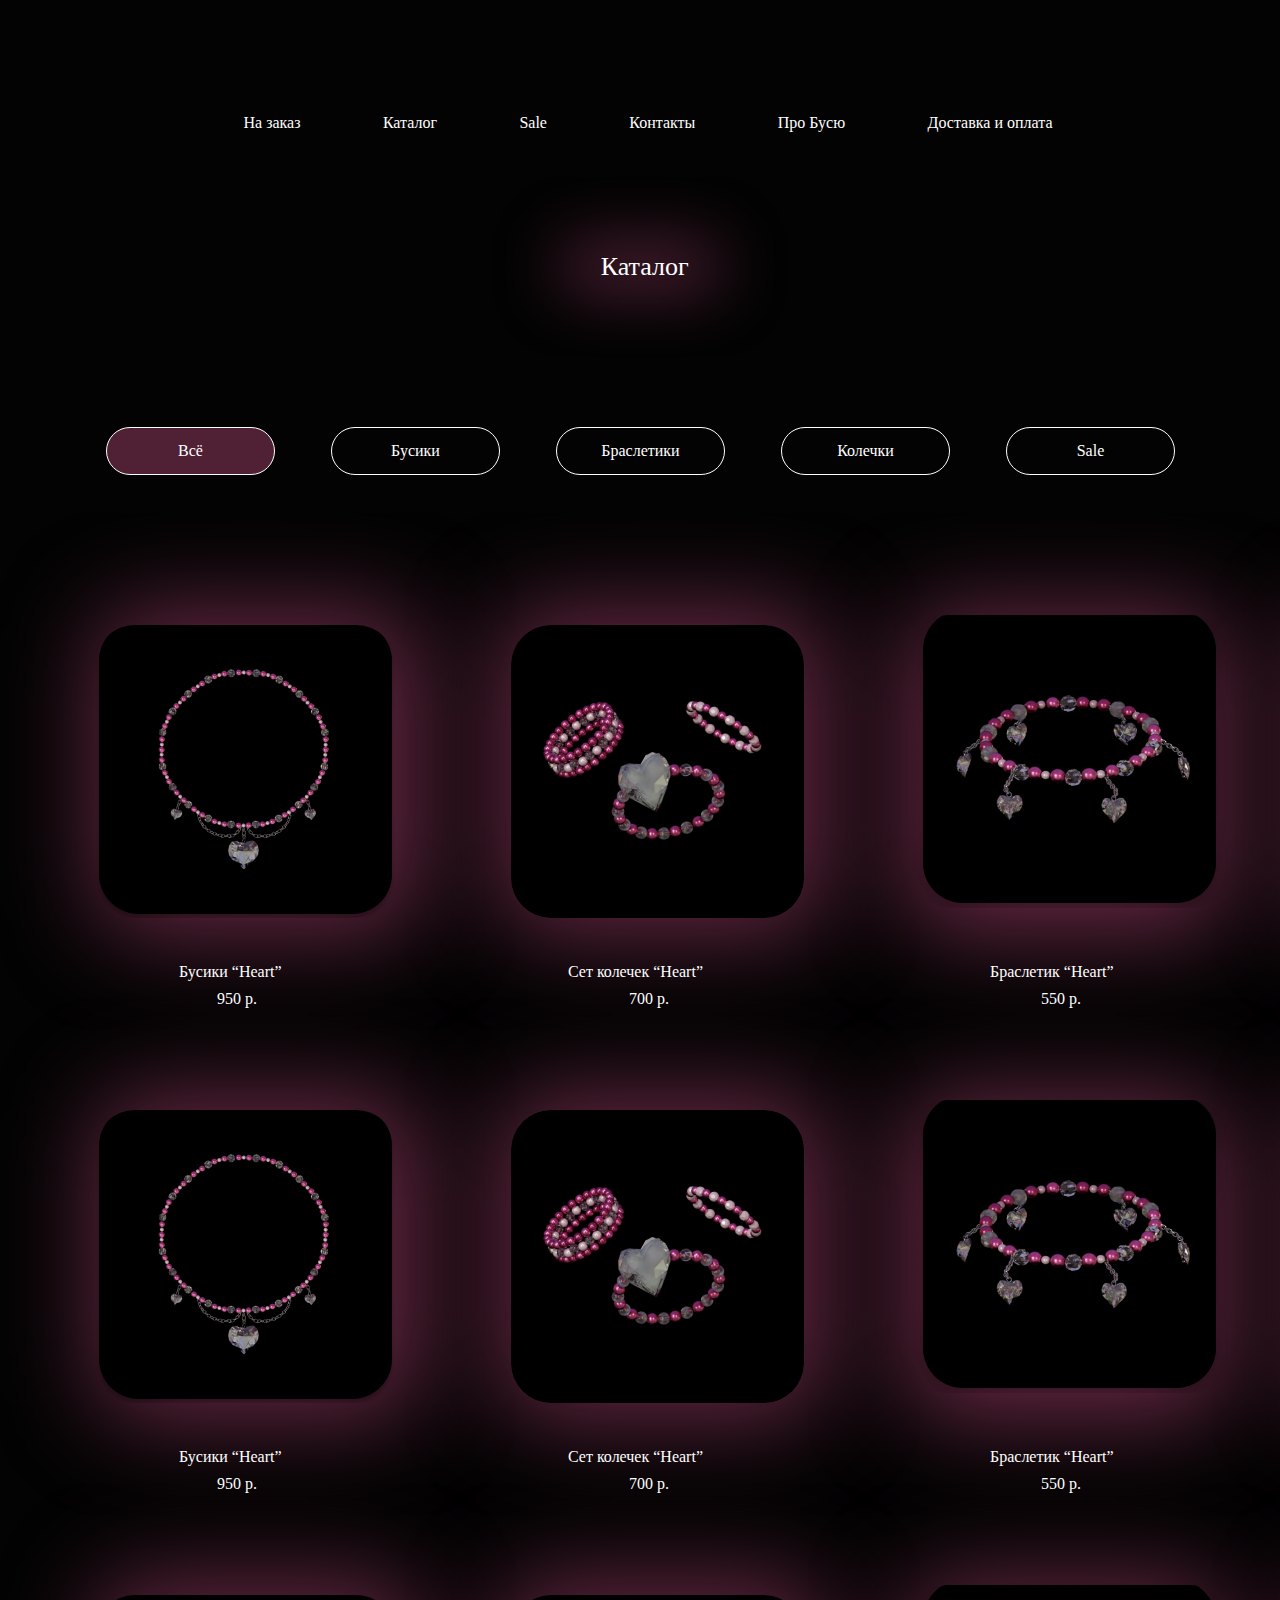
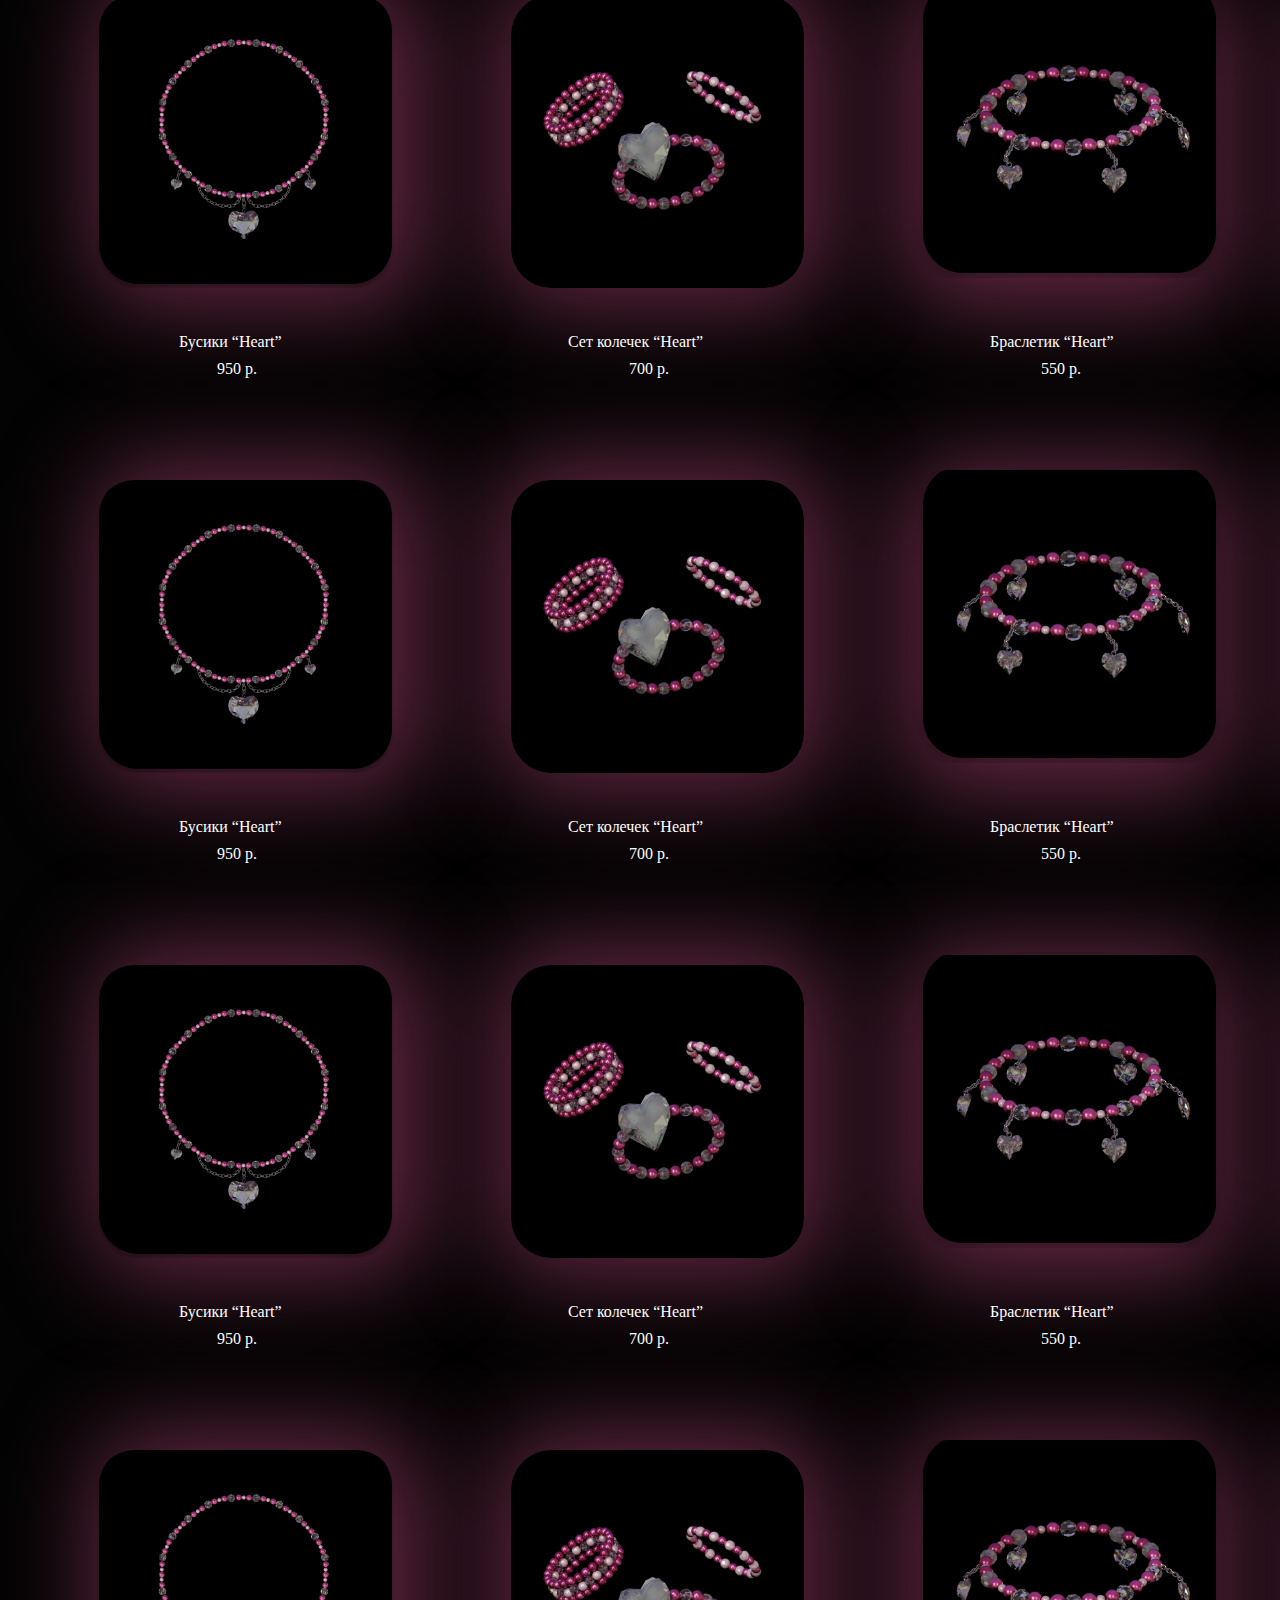
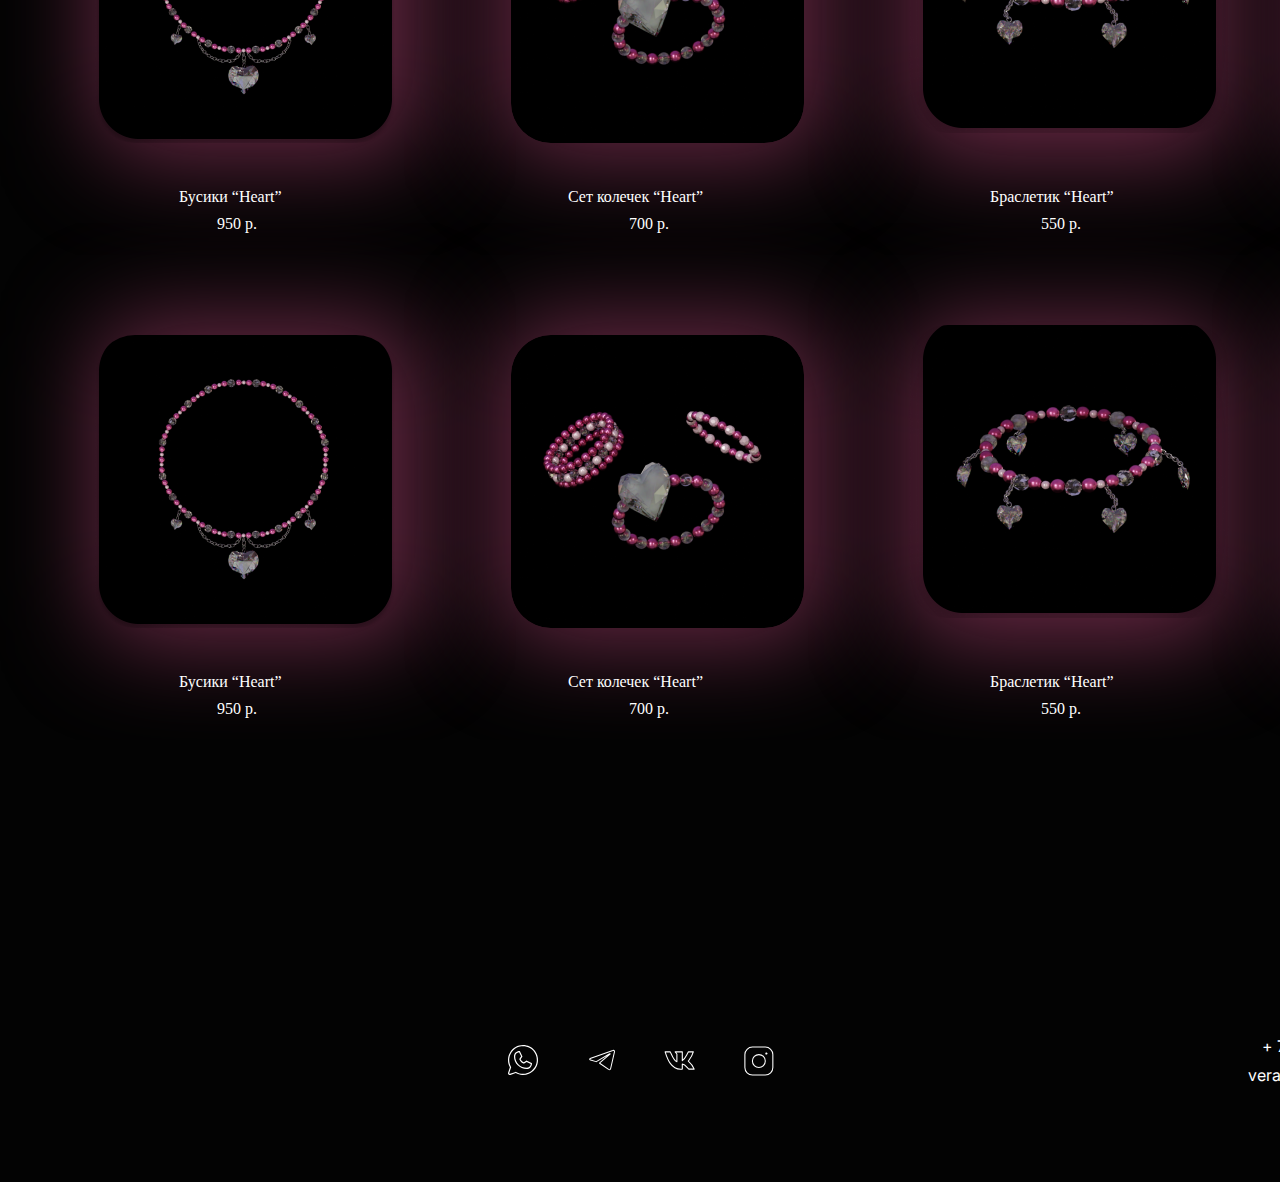
<file: katalog_vse.html>
<!DOCTYPE html>
<html>
  <head>
    <meta charset="utf-8" />
    <meta name="viewport" content="initial-scale=1, width=device-width" />

    <link rel="stylesheet" href="./global.css" />
    <link rel="stylesheet" href="./katalog_vse.css" />
    <link
      rel="stylesheet"
      href="https://fonts.googleapis.com/css2?family=Inter:wght@400&display=swap"
    />

    <style>
      @font-face {
        :font-family: "Cascadia Code";
        src: url("CascadiaCode-Light.otf");
        font-weight: 300;
      }
      @font-face {
        :font-family: "Cascadia Code PL";
        src: url("CascadiaCodePL-SemiBold.otf");
        font-weight: 600;
      }
      @font-face {
        :font-family: "Cascadia Code PL";
        src: url("CascadiaCodePL-Light.otf");
        font-weight: 300;
      }
      @font-face {
        :font-family: "Cascadia Code PL";
        src: url("CascadiaCodePL-Regular.otf");
        font-weight: 400;
      }
    </style>
  </head>
  <body>
    <div class="div283">
      <header class="header14">
        <button class="button73" id="button">
          <img class="icon68" alt="" src="./public/1.svg" />
        </button>
        <button class="button74" id="button1">
          <img class="vector-icon58" alt="" src="./public/vector.svg" />
        </button>
        <nav class="nav14">
          <div class="div284" id="text">На заказ</div>
          <div class="div284" id="text1">Каталог</div>
          <div class="div284" id="saleText">Sale</div>
          <div class="div284" id="text2">Контакты</div>
          <div class="div284" id="text3">Про Бусю</div>
          <div class="div284" id="text4">Доставка и оплата</div>
        </nav>
      </header>
      <img class="child90" alt="" src="./public/rectangle-104.svg" />

      <h1 class="h115">Каталог</h1>
      <div class="div289">
        <button class="button75">
          <div class="div290">Всё</div>
        </button>
        <button class="button76" id="button3">
          <div class="div290">Бусики</div>
        </button>
        <button class="button77" id="button4">
          <div class="div290">Браслетики</div>
        </button>
        <button class="button78" id="button5">
          <div class="div290">Колечки</div>
        </button>
        <button class="sale24" id="sale">
          <div class="div290">Sale</div>
        </button>
      </div>
      <section class="section23">
        <img class="icon69" alt="" src="./public/7.svg" />

        <div class="div294">
          <img
            class="child91"
            alt=""
            src="./public/rectangle-43@2x.png"
            id="rectangleImage1"
          />

          <img
            class="child92"
            alt=""
            src="./public/rectangle-52@2x.png"
            id="rectangleImage2"
          />

          <img
            class="child93"
            alt=""
            src="./public/rectangle-107@2x.png"
            id="rectangleImage3"
          />

          <img
            class="child94"
            alt=""
            src="./public/rectangle-43@2x.png"
            id="rectangleImage4"
          />
        </div>
        <div class="div295">
          <h5 class="h578" id="h5">950 р.</h5>
          <h5 class="h579" id="h51">700 р.</h5>
          <h5 class="h580" id="h52">550 р.</h5>
          <h5 class="h581" id="h53">950 р.</h5>
        </div>
        <div class="div296">
          <h5 class="h578" id="heart">Бусики “Heart”</h5>
          <h5 class="heart51" id="heart1">Сет колечек “Heart”</h5>
          <h5 class="heart52" id="heart2">Бусики “Heart”</h5>
          <h5 class="heart53" id="heart3">Браслетик “Heart”</h5>
        </div>
      </section>
      <section class="section24">
        <img class="icon69" alt="" src="./public/7.svg" />

        <div class="div294">
          <img
            class="child91"
            alt=""
            src="./public/rectangle-43@2x.png"
            id="rectangleImage5"
          />

          <img
            class="child92"
            alt=""
            src="./public/rectangle-52@2x.png"
            id="rectangleImage6"
          />

          <img
            class="child93"
            alt=""
            src="./public/rectangle-107@2x.png"
            id="rectangleImage7"
          />

          <img
            class="child94"
            alt=""
            src="./public/rectangle-43@2x.png"
            id="rectangleImage8"
          />
        </div>
        <div class="div295">
          <h5 class="h578" id="h54">950 р.</h5>
          <h5 class="h579" id="h55">700 р.</h5>
          <h5 class="h580" id="h56">550 р.</h5>
          <h5 class="h581" id="h57">950 р.</h5>
        </div>
        <div class="div296">
          <h5 class="h578" id="heart4">Бусики “Heart”</h5>
          <h5 class="heart51" id="heart5">Сет колечек “Heart”</h5>
          <h5 class="heart52" id="heart6">Бусики “Heart”</h5>
          <h5 class="heart53" id="heart7">Браслетик “Heart”</h5>
        </div>
      </section>
      <section class="section25">
        <img class="icon69" alt="" src="./public/7.svg" />

        <div class="div294">
          <img class="child99" alt="" src="./public/rectangle-43@2x.png" />

          <img
            class="child92"
            alt=""
            src="./public/rectangle-52@2x.png"
            id="rectangleImage10"
          />

          <img
            class="child93"
            alt=""
            src="./public/rectangle-107@2x.png"
            id="rectangleImage11"
          />

          <img
            class="child94"
            alt=""
            src="./public/rectangle-43@2x.png"
            id="rectangleImage12"
          />
        </div>
        <div class="div295">
          <h5 class="h578" id="h58">950 р.</h5>
          <h5 class="h579" id="h59">700 р.</h5>
          <h5 class="h580" id="h510">550 р.</h5>
          <h5 class="h581" id="h511">950 р.</h5>
        </div>
        <div class="div296">
          <h5 class="h578" id="heart8">Бусики “Heart”</h5>
          <h5 class="heart51" id="heart9">Сет колечек “Heart”</h5>
          <h5 class="heart52" id="heart10">Бусики “Heart”</h5>
          <h5 class="heart53" id="heart11">Браслетик “Heart”</h5>
        </div>
      </section>
      <section class="section26">
        <img class="icon69" alt="" src="./public/7.svg" />

        <div class="div294">
          <img class="child99" alt="" src="./public/rectangle-43@2x.png" />

          <img
            class="child92"
            alt=""
            src="./public/rectangle-52@2x.png"
            id="rectangleImage14"
          />

          <img
            class="child93"
            alt=""
            src="./public/rectangle-107@2x.png"
            id="rectangleImage15"
          />

          <img
            class="child94"
            alt=""
            src="./public/rectangle-43@2x.png"
            id="rectangleImage16"
          />
        </div>
        <div class="div295">
          <h5 class="h578" id="h512">950 р.</h5>
          <h5 class="h579" id="h513">700 р.</h5>
          <h5 class="h580" id="h514">550 р.</h5>
          <h5 class="h581" id="h515">950 р.</h5>
        </div>
        <div class="div296">
          <h5 class="h578" id="heart12">Бусики “Heart”</h5>
          <h5 class="heart51" id="heart13">Сет колечек “Heart”</h5>
          <h5 class="heart52" id="heart14">Бусики “Heart”</h5>
          <h5 class="heart53" id="heart15">Браслетик “Heart”</h5>
        </div>
      </section>
      <section class="section27">
        <img class="icon69" alt="" src="./public/7.svg" />

        <div class="div294">
          <img class="child99" alt="" src="./public/rectangle-43@2x.png" />

          <img
            class="child92"
            alt=""
            src="./public/rectangle-52@2x.png"
            id="rectangleImage18"
          />

          <img
            class="child93"
            alt=""
            src="./public/rectangle-107@2x.png"
            id="rectangleImage19"
          />

          <img
            class="child94"
            alt=""
            src="./public/rectangle-43@2x.png"
            id="rectangleImage20"
          />
        </div>
        <div class="div295">
          <h5 class="h578" id="h516">950 р.</h5>
          <h5 class="h579" id="h517">700 р.</h5>
          <h5 class="h580" id="h518">550 р.</h5>
          <h5 class="h581" id="h519">950 р.</h5>
        </div>
        <div class="div296">
          <h5 class="h578" id="heart16">Бусики “Heart”</h5>
          <h5 class="heart51" id="heart17">Сет колечек “Heart”</h5>
          <h5 class="heart52" id="heart18">Бусики “Heart”</h5>
          <h5 class="heart53" id="heart19">Браслетик “Heart”</h5>
        </div>
      </section>
      <section class="section28">
        <img class="icon69" alt="" src="./public/7.svg" />

        <div class="div294">
          <img class="child99" alt="" src="./public/rectangle-43@2x.png" />

          <img
            class="child92"
            alt=""
            src="./public/rectangle-52@2x.png"
            id="rectangleImage22"
          />

          <img
            class="child93"
            alt=""
            src="./public/rectangle-107@2x.png"
            id="rectangleImage23"
          />

          <img
            class="child94"
            alt=""
            src="./public/rectangle-43@2x.png"
            id="rectangleImage24"
          />
        </div>
        <div class="div295">
          <h5 class="h578" id="h520">950 р.</h5>
          <h5 class="h579" id="h521">700 р.</h5>
          <h5 class="h580" id="h522">550 р.</h5>
          <h5 class="h581" id="h523">950 р.</h5>
        </div>
        <div class="div296">
          <h5 class="h578" id="heart20">Бусики “Heart”</h5>
          <h5 class="heart51" id="heart21">Сет колечек “Heart”</h5>
          <h5 class="heart52" id="heart22">Бусики “Heart”</h5>
          <h5 class="heart53" id="heart23">Браслетик “Heart”</h5>
        </div>
      </section>
      <footer class="footer13">
        <button class="button79" id="button6">
          <img class="icon68" alt="" src="./public/1.svg" />
        </button>
        <div class="div312">
          <h5 class="h5102">+ 7 985-331-44-72</h5>
          <h5 class="h5102">veratrop@gmail.com</h5>
        </div>
        <div class="div313">
          <button class="whats-up14" id="whatsUp">
            <img class="vector-icon59" alt="" src="./public/vector1.svg" />
          </button>
          <button class="whats-up14" id="telegram">
            <img class="vector-icon60" alt="" src="./public/vector11.svg" />
          </button>
          <button class="whats-up14" id="vk">
            <img class="vector-icon61" alt="" src="./public/vector2.svg" />
          </button>
          <button class="instagram14" id="instagram">
            <img class="icon76" alt="" src="./public/11.svg" />

            <div class="instagram-child12"></div>
          </button>
        </div>
      </footer>
      <section class="section29">
        <img class="icon69" alt="" src="./public/7.svg" />

        <div class="div294">
          <img class="child99" alt="" src="./public/rectangle-43@2x.png" />

          <img
            class="child92"
            alt=""
            src="./public/rectangle-52@2x.png"
            id="rectangleImage26"
          />

          <img
            class="child93"
            alt=""
            src="./public/rectangle-107@2x.png"
            id="rectangleImage27"
          />

          <img
            class="child94"
            alt=""
            src="./public/rectangle-43@2x.png"
            id="rectangleImage28"
          />
        </div>
        <div class="div295">
          <h5 class="h578" id="h525">950 р.</h5>
          <h5 class="h579" id="h526">700 р.</h5>
          <h5 class="h580" id="h527">550 р.</h5>
          <h5 class="h581" id="h528">950 р.</h5>
        </div>
        <div class="div296">
          <h5 class="h578" id="heart24">Бусики “Heart”</h5>
          <h5 class="heart51" id="heart25">Сет колечек “Heart”</h5>
          <h5 class="heart52" id="heart26">Бусики “Heart”</h5>
          <h5 class="heart53" id="heart27">Браслетик “Heart”</h5>
        </div>
      </section>
    </div>

    <script>
      var button = document.getElementById("button");
      if (button) {
        button.addEventListener("click", function (e) {
          window.location.href = "./index.html";
        });
      }
      
      var button1 = document.getElementById("button1");
      if (button1) {
        button1.addEventListener("click", function (e) {
          window.location.href = "./korzina.html";
        });
      }
      
      var text = document.getElementById("text");
      if (text) {
        text.addEventListener("click", function (e) {
          window.location.href = "./na_zakaz.html";
        });
      }
      
      var text1 = document.getElementById("text1");
      if (text1) {
        text1.addEventListener("click", function (e) {
          window.location.href = "./katalog_vse.html";
        });
      }
      
      var saleText = document.getElementById("saleText");
      if (saleText) {
        saleText.addEventListener("click", function (e) {
          window.location.href = "./katalog_sale.html";
        });
      }
      
      var text2 = document.getElementById("text2");
      if (text2) {
        text2.addEventListener("click", function (e) {
          window.location.href = "./index.html";
        });
      }
      
      var text3 = document.getElementById("text3");
      if (text3) {
        text3.addEventListener("click", function (e) {
          window.location.href = "./pro_busu.html";
        });
      }
      
      var text4 = document.getElementById("text4");
      if (text4) {
        text4.addEventListener("click", function (e) {
          window.location.href = "./dostavka_oplata.html";
        });
      }
      
      var button3 = document.getElementById("button3");
      if (button3) {
        button3.addEventListener("click", function (e) {
          window.location.href = "./katalog_busiki.html";
        });
      }
      
      var button4 = document.getElementById("button4");
      if (button4) {
        button4.addEventListener("click", function (e) {
          window.location.href = "./katalog_brasletiki.html";
        });
      }
      
      var button5 = document.getElementById("button5");
      if (button5) {
        button5.addEventListener("click", function (e) {
          window.location.href = "./katalog_kolechki.html";
        });
      }
      
      var sale = document.getElementById("sale");
      if (sale) {
        sale.addEventListener("click", function (e) {
          window.location.href = "./katalog_sale.html";
        });
      }
      
      var rectangleImage1 = document.getElementById("rectangleImage1");
      if (rectangleImage1) {
        rectangleImage1.addEventListener("click", function (e) {
          window.location.href = "./stranitsa_tovara_35_5.html";
        });
      }
      
      var rectangleImage2 = document.getElementById("rectangleImage2");
      if (rectangleImage2) {
        rectangleImage2.addEventListener("click", function (e) {
          window.location.href = "./stranitsa_tovara_35_5.html";
        });
      }
      
      var rectangleImage3 = document.getElementById("rectangleImage3");
      if (rectangleImage3) {
        rectangleImage3.addEventListener("click", function (e) {
          window.location.href = "./stranitsa_tovara_35_5.html";
        });
      }
      
      var rectangleImage4 = document.getElementById("rectangleImage4");
      if (rectangleImage4) {
        rectangleImage4.addEventListener("click", function (e) {
          window.location.href = "./stranitsa_tovara_35_5.html";
        });
      }
      
      var h5 = document.getElementById("h5");
      if (h5) {
        h5.addEventListener("click", function (e) {
          window.location.href = "./stranitsa_tovara_35_5.html";
        });
      }
      
      var h51 = document.getElementById("h51");
      if (h51) {
        h51.addEventListener("click", function (e) {
          window.location.href = "./stranitsa_tovara_35_5.html";
        });
      }
      
      var h52 = document.getElementById("h52");
      if (h52) {
        h52.addEventListener("click", function (e) {
          window.location.href = "./stranitsa_tovara_35_5.html";
        });
      }
      
      var h53 = document.getElementById("h53");
      if (h53) {
        h53.addEventListener("click", function (e) {
          window.location.href = "./stranitsa_tovara_35_5.html";
        });
      }
      
      var heart = document.getElementById("heart");
      if (heart) {
        heart.addEventListener("click", function (e) {
          window.location.href = "./stranitsa_tovara_35_5.html";
        });
      }
      
      var heart1 = document.getElementById("heart1");
      if (heart1) {
        heart1.addEventListener("click", function (e) {
          window.location.href = "./stranitsa_tovara_35_5.html";
        });
      }
      
      var heart2 = document.getElementById("heart2");
      if (heart2) {
        heart2.addEventListener("click", function (e) {
          window.location.href = "./stranitsa_tovara_35_5.html";
        });
      }
      
      var heart3 = document.getElementById("heart3");
      if (heart3) {
        heart3.addEventListener("click", function (e) {
          window.location.href = "./stranitsa_tovara_35_5.html";
        });
      }
      
      var rectangleImage5 = document.getElementById("rectangleImage5");
      if (rectangleImage5) {
        rectangleImage5.addEventListener("click", function (e) {
          window.location.href = "./stranitsa_tovara_35_5.html";
        });
      }
      
      var rectangleImage6 = document.getElementById("rectangleImage6");
      if (rectangleImage6) {
        rectangleImage6.addEventListener("click", function (e) {
          window.location.href = "./stranitsa_tovara_35_5.html";
        });
      }
      
      var rectangleImage7 = document.getElementById("rectangleImage7");
      if (rectangleImage7) {
        rectangleImage7.addEventListener("click", function (e) {
          window.location.href = "./stranitsa_tovara_35_5.html";
        });
      }
      
      var rectangleImage8 = document.getElementById("rectangleImage8");
      if (rectangleImage8) {
        rectangleImage8.addEventListener("click", function (e) {
          window.location.href = "./stranitsa_tovara_35_5.html";
        });
      }
      
      var h54 = document.getElementById("h54");
      if (h54) {
        h54.addEventListener("click", function (e) {
          window.location.href = "./stranitsa_tovara_35_5.html";
        });
      }
      
      var h55 = document.getElementById("h55");
      if (h55) {
        h55.addEventListener("click", function (e) {
          window.location.href = "./stranitsa_tovara_35_5.html";
        });
      }
      
      var h56 = document.getElementById("h56");
      if (h56) {
        h56.addEventListener("click", function (e) {
          window.location.href = "./stranitsa_tovara_35_5.html";
        });
      }
      
      var h57 = document.getElementById("h57");
      if (h57) {
        h57.addEventListener("click", function (e) {
          window.location.href = "./stranitsa_tovara_35_5.html";
        });
      }
      
      var heart4 = document.getElementById("heart4");
      if (heart4) {
        heart4.addEventListener("click", function (e) {
          window.location.href = "./stranitsa_tovara_35_5.html";
        });
      }
      
      var heart5 = document.getElementById("heart5");
      if (heart5) {
        heart5.addEventListener("click", function (e) {
          window.location.href = "./stranitsa_tovara_35_5.html";
        });
      }
      
      var heart6 = document.getElementById("heart6");
      if (heart6) {
        heart6.addEventListener("click", function (e) {
          window.location.href = "./stranitsa_tovara_35_5.html";
        });
      }
      
      var heart7 = document.getElementById("heart7");
      if (heart7) {
        heart7.addEventListener("click", function (e) {
          window.location.href = "./stranitsa_tovara_35_5.html";
        });
      }
      
      var rectangleImage10 = document.getElementById("rectangleImage10");
      if (rectangleImage10) {
        rectangleImage10.addEventListener("click", function (e) {
          window.location.href = "./stranitsa_tovara_35_5.html";
        });
      }
      
      var rectangleImage11 = document.getElementById("rectangleImage11");
      if (rectangleImage11) {
        rectangleImage11.addEventListener("click", function (e) {
          window.location.href = "./stranitsa_tovara_35_5.html";
        });
      }
      
      var rectangleImage12 = document.getElementById("rectangleImage12");
      if (rectangleImage12) {
        rectangleImage12.addEventListener("click", function (e) {
          window.location.href = "./stranitsa_tovara_35_5.html";
        });
      }
      
      var h58 = document.getElementById("h58");
      if (h58) {
        h58.addEventListener("click", function (e) {
          window.location.href = "./stranitsa_tovara_35_5.html";
        });
      }
      
      var h59 = document.getElementById("h59");
      if (h59) {
        h59.addEventListener("click", function (e) {
          window.location.href = "./stranitsa_tovara_35_5.html";
        });
      }
      
      var h510 = document.getElementById("h510");
      if (h510) {
        h510.addEventListener("click", function (e) {
          window.location.href = "./stranitsa_tovara_35_5.html";
        });
      }
      
      var h511 = document.getElementById("h511");
      if (h511) {
        h511.addEventListener("click", function (e) {
          window.location.href = "./stranitsa_tovara_35_5.html";
        });
      }
      
      var heart8 = document.getElementById("heart8");
      if (heart8) {
        heart8.addEventListener("click", function (e) {
          window.location.href = "./stranitsa_tovara_35_5.html";
        });
      }
      
      var heart9 = document.getElementById("heart9");
      if (heart9) {
        heart9.addEventListener("click", function (e) {
          window.location.href = "./stranitsa_tovara_35_5.html";
        });
      }
      
      var heart10 = document.getElementById("heart10");
      if (heart10) {
        heart10.addEventListener("click", function (e) {
          window.location.href = "./stranitsa_tovara_35_5.html";
        });
      }
      
      var heart11 = document.getElementById("heart11");
      if (heart11) {
        heart11.addEventListener("click", function (e) {
          window.location.href = "./stranitsa_tovara_35_5.html";
        });
      }
      
      var rectangleImage14 = document.getElementById("rectangleImage14");
      if (rectangleImage14) {
        rectangleImage14.addEventListener("click", function (e) {
          window.location.href = "./stranitsa_tovara_35_5.html";
        });
      }
      
      var rectangleImage15 = document.getElementById("rectangleImage15");
      if (rectangleImage15) {
        rectangleImage15.addEventListener("click", function (e) {
          window.location.href = "./stranitsa_tovara_35_5.html";
        });
      }
      
      var rectangleImage16 = document.getElementById("rectangleImage16");
      if (rectangleImage16) {
        rectangleImage16.addEventListener("click", function (e) {
          window.location.href = "./stranitsa_tovara_35_5.html";
        });
      }
      
      var h512 = document.getElementById("h512");
      if (h512) {
        h512.addEventListener("click", function (e) {
          window.location.href = "./stranitsa_tovara_35_5.html";
        });
      }
      
      var h513 = document.getElementById("h513");
      if (h513) {
        h513.addEventListener("click", function (e) {
          window.location.href = "./stranitsa_tovara_35_5.html";
        });
      }
      
      var h514 = document.getElementById("h514");
      if (h514) {
        h514.addEventListener("click", function (e) {
          window.location.href = "./stranitsa_tovara_35_5.html";
        });
      }
      
      var h515 = document.getElementById("h515");
      if (h515) {
        h515.addEventListener("click", function (e) {
          window.location.href = "./stranitsa_tovara_35_5.html";
        });
      }
      
      var heart12 = document.getElementById("heart12");
      if (heart12) {
        heart12.addEventListener("click", function (e) {
          window.location.href = "./stranitsa_tovara_35_5.html";
        });
      }
      
      var heart13 = document.getElementById("heart13");
      if (heart13) {
        heart13.addEventListener("click", function (e) {
          window.location.href = "./stranitsa_tovara_35_5.html";
        });
      }
      
      var heart14 = document.getElementById("heart14");
      if (heart14) {
        heart14.addEventListener("click", function (e) {
          window.location.href = "./stranitsa_tovara_35_5.html";
        });
      }
      
      var heart15 = document.getElementById("heart15");
      if (heart15) {
        heart15.addEventListener("click", function (e) {
          window.location.href = "./stranitsa_tovara_35_5.html";
        });
      }
      
      var rectangleImage18 = document.getElementById("rectangleImage18");
      if (rectangleImage18) {
        rectangleImage18.addEventListener("click", function (e) {
          window.location.href = "./stranitsa_tovara_35_5.html";
        });
      }
      
      var rectangleImage19 = document.getElementById("rectangleImage19");
      if (rectangleImage19) {
        rectangleImage19.addEventListener("click", function (e) {
          window.location.href = "./stranitsa_tovara_35_5.html";
        });
      }
      
      var rectangleImage20 = document.getElementById("rectangleImage20");
      if (rectangleImage20) {
        rectangleImage20.addEventListener("click", function (e) {
          window.location.href = "./stranitsa_tovara_35_5.html";
        });
      }
      
      var h516 = document.getElementById("h516");
      if (h516) {
        h516.addEventListener("click", function (e) {
          window.location.href = "./stranitsa_tovara_35_5.html";
        });
      }
      
      var h517 = document.getElementById("h517");
      if (h517) {
        h517.addEventListener("click", function (e) {
          window.location.href = "./stranitsa_tovara_35_5.html";
        });
      }
      
      var h518 = document.getElementById("h518");
      if (h518) {
        h518.addEventListener("click", function (e) {
          window.location.href = "./stranitsa_tovara_35_5.html";
        });
      }
      
      var h519 = document.getElementById("h519");
      if (h519) {
        h519.addEventListener("click", function (e) {
          window.location.href = "./stranitsa_tovara_35_5.html";
        });
      }
      
      var heart16 = document.getElementById("heart16");
      if (heart16) {
        heart16.addEventListener("click", function (e) {
          window.location.href = "./stranitsa_tovara_35_5.html";
        });
      }
      
      var heart17 = document.getElementById("heart17");
      if (heart17) {
        heart17.addEventListener("click", function (e) {
          window.location.href = "./stranitsa_tovara_35_5.html";
        });
      }
      
      var heart18 = document.getElementById("heart18");
      if (heart18) {
        heart18.addEventListener("click", function (e) {
          window.location.href = "./stranitsa_tovara_35_5.html";
        });
      }
      
      var heart19 = document.getElementById("heart19");
      if (heart19) {
        heart19.addEventListener("click", function (e) {
          window.location.href = "./stranitsa_tovara_35_5.html";
        });
      }
      
      var rectangleImage22 = document.getElementById("rectangleImage22");
      if (rectangleImage22) {
        rectangleImage22.addEventListener("click", function (e) {
          window.location.href = "./stranitsa_tovara_35_5.html";
        });
      }
      
      var rectangleImage23 = document.getElementById("rectangleImage23");
      if (rectangleImage23) {
        rectangleImage23.addEventListener("click", function (e) {
          window.location.href = "./stranitsa_tovara_35_5.html";
        });
      }
      
      var rectangleImage24 = document.getElementById("rectangleImage24");
      if (rectangleImage24) {
        rectangleImage24.addEventListener("click", function (e) {
          window.location.href = "./stranitsa_tovara_35_5.html";
        });
      }
      
      var h520 = document.getElementById("h520");
      if (h520) {
        h520.addEventListener("click", function (e) {
          window.location.href = "./stranitsa_tovara_35_5.html";
        });
      }
      
      var h521 = document.getElementById("h521");
      if (h521) {
        h521.addEventListener("click", function (e) {
          window.location.href = "./stranitsa_tovara_35_5.html";
        });
      }
      
      var h522 = document.getElementById("h522");
      if (h522) {
        h522.addEventListener("click", function (e) {
          window.location.href = "./stranitsa_tovara_35_5.html";
        });
      }
      
      var h523 = document.getElementById("h523");
      if (h523) {
        h523.addEventListener("click", function (e) {
          window.location.href = "./stranitsa_tovara_35_5.html";
        });
      }
      
      var heart20 = document.getElementById("heart20");
      if (heart20) {
        heart20.addEventListener("click", function (e) {
          window.location.href = "./stranitsa_tovara_35_5.html";
        });
      }
      
      var heart21 = document.getElementById("heart21");
      if (heart21) {
        heart21.addEventListener("click", function (e) {
          window.location.href = "./stranitsa_tovara_35_5.html";
        });
      }
      
      var heart22 = document.getElementById("heart22");
      if (heart22) {
        heart22.addEventListener("click", function (e) {
          window.location.href = "./stranitsa_tovara_35_5.html";
        });
      }
      
      var heart23 = document.getElementById("heart23");
      if (heart23) {
        heart23.addEventListener("click", function (e) {
          window.location.href = "./stranitsa_tovara_35_5.html";
        });
      }
      
      var button6 = document.getElementById("button6");
      if (button6) {
        button6.addEventListener("click", function (e) {
          window.location.href = "./index.html";
        });
      }
      
      var whatsUp = document.getElementById("whatsUp");
      if (whatsUp) {
        whatsUp.addEventListener("click", function () {
          window.open("https://www.whatsapp.com/?lang=ru_RU");
        });
      }
      
      var telegram = document.getElementById("telegram");
      if (telegram) {
        telegram.addEventListener("click", function () {
          window.open("https://t.me/impoisoned");
        });
      }
      
      var vk = document.getElementById("vk");
      if (vk) {
        vk.addEventListener("click", function () {
          window.open("https://vk.com/verarevella");
        });
      }
      
      var instagram = document.getElementById("instagram");
      if (instagram) {
        instagram.addEventListener("click", function () {
          window.open("https://instagram.com/pheylli?igshid=YTQwZjQ0NmI0OA==");
        });
      }
      
      var rectangleImage26 = document.getElementById("rectangleImage26");
      if (rectangleImage26) {
        rectangleImage26.addEventListener("click", function (e) {
          window.location.href = "./stranitsa_tovara_35_5.html";
        });
      }
      
      var rectangleImage27 = document.getElementById("rectangleImage27");
      if (rectangleImage27) {
        rectangleImage27.addEventListener("click", function (e) {
          window.location.href = "./stranitsa_tovara_35_5.html";
        });
      }
      
      var rectangleImage28 = document.getElementById("rectangleImage28");
      if (rectangleImage28) {
        rectangleImage28.addEventListener("click", function (e) {
          window.location.href = "./stranitsa_tovara_35_5.html";
        });
      }
      
      var h525 = document.getElementById("h525");
      if (h525) {
        h525.addEventListener("click", function (e) {
          window.location.href = "./stranitsa_tovara_35_5.html";
        });
      }
      
      var h526 = document.getElementById("h526");
      if (h526) {
        h526.addEventListener("click", function (e) {
          window.location.href = "./stranitsa_tovara_35_5.html";
        });
      }
      
      var h527 = document.getElementById("h527");
      if (h527) {
        h527.addEventListener("click", function (e) {
          window.location.href = "./stranitsa_tovara_35_5.html";
        });
      }
      
      var h528 = document.getElementById("h528");
      if (h528) {
        h528.addEventListener("click", function (e) {
          window.location.href = "./stranitsa_tovara_35_5.html";
        });
      }
      
      var heart24 = document.getElementById("heart24");
      if (heart24) {
        heart24.addEventListener("click", function (e) {
          window.location.href = "./stranitsa_tovara_35_5.html";
        });
      }
      
      var heart25 = document.getElementById("heart25");
      if (heart25) {
        heart25.addEventListener("click", function (e) {
          window.location.href = "./stranitsa_tovara_35_5.html";
        });
      }
      
      var heart26 = document.getElementById("heart26");
      if (heart26) {
        heart26.addEventListener("click", function (e) {
          window.location.href = "./stranitsa_tovara_35_5.html";
        });
      }
      
      var heart27 = document.getElementById("heart27");
      if (heart27) {
        heart27.addEventListener("click", function (e) {
          window.location.href = "./stranitsa_tovara_35_5.html";
        });
      }
      </script>
  </body>
</html>
</file>
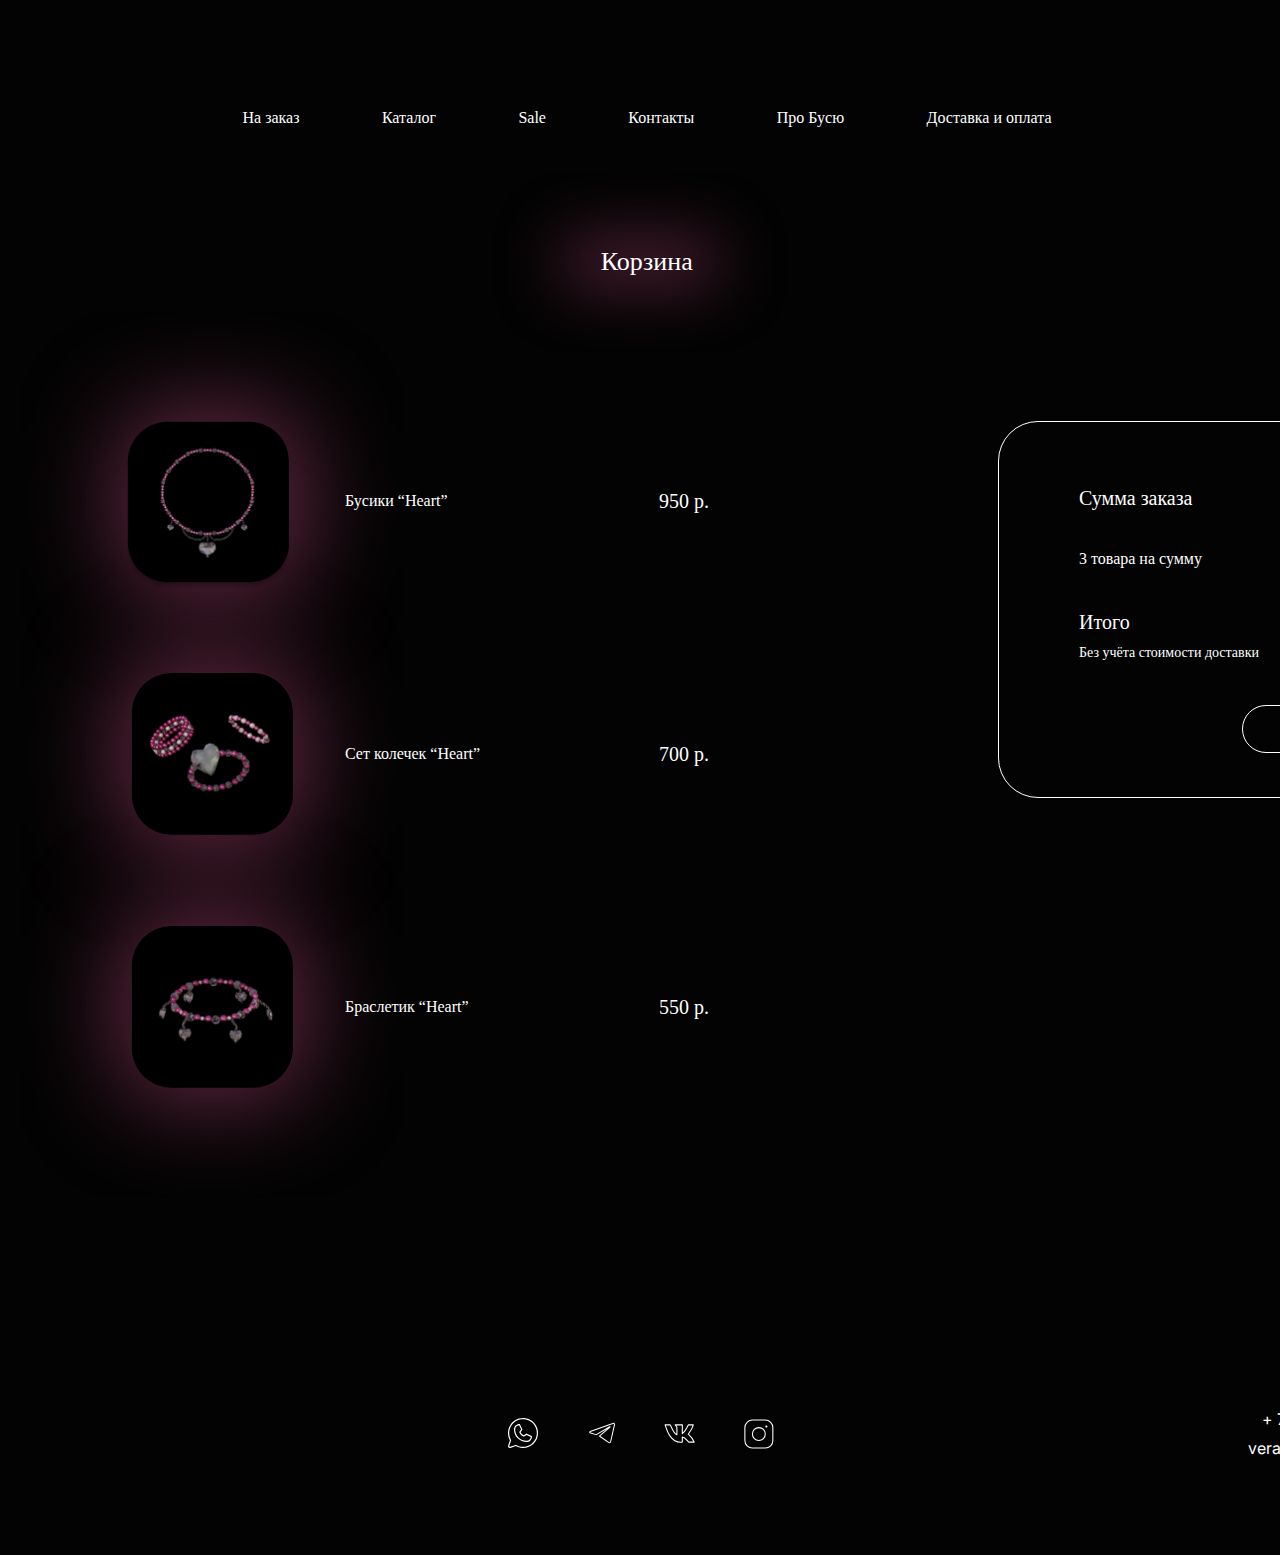
<file: korzina.html>
<!DOCTYPE html>
<html>
  <head>
    <meta charset="utf-8" />
    <meta name="viewport" content="initial-scale=1, width=device-width" />

    <link rel="stylesheet" href="./global.css" />
    <link rel="stylesheet" href="./korzina.css" />
    <link
      rel="stylesheet"
      href="https://fonts.googleapis.com/css2?family=Inter:wght@400&display=swap"
    />

    <style>
      @font-face {
        :font-family: "Cascadia Code";
        src: url("CascadiaCode-Light.otf");
        font-weight: 300;
      }
      @font-face {
        :font-family: "Cascadia Code PL";
        src: url("CascadiaCodePL-SemiBold.otf");
        font-weight: 600;
      }
      @font-face {
        :font-family: "Cascadia Code PL";
        src: url("CascadiaCodePL-Light.otf");
        font-weight: 300;
      }
      @font-face {
        :font-family: "Cascadia Code PL";
        src: url("CascadiaCodePL-Regular.otf");
        font-weight: 400;
      }
    </style>
  </head>
  <body>
    <div class="div121">
      <header class="header6">
        <button class="button31" id="button">
          <img class="icon28" alt="" src="./public/1.svg" />
        </button>
        <button class="button32" id="button1">
          <img class="vector-icon26" alt="" src="./public/vector.svg" />
        </button>
        <nav class="nav6">
          <div class="div122" id="text">На заказ</div>
          <div class="div122" id="text1">Каталог</div>
          <div class="div122" id="saleText">Sale</div>
          <div class="div122" id="text2">Контакты</div>
          <div class="div122" id="text3">Про Бусю</div>
          <div class="div122" id="text4">Доставка и оплата</div>
        </nav>
      </header>
      <img class="child29" alt="" src="./public/rectangle-103.svg" />

      <h1 class="h17">Корзина</h1>
      <section class="section9">
        <img class="icon29" alt="" src="./public/6.svg" />

        <div class="div127">
          <img
            class="child30"
            alt=""
            src="./public/rectangle-42@2x.png"
            id="rectangleImage1"
          />

          <img
            class="child31"
            alt=""
            src="./public/rectangle-51@2x.png"
            id="rectangleImage2"
          />

          <img
            class="child32"
            alt=""
            src="./public/rectangle-6@2x.png"
            id="rectangleImage3"
          />
        </div>
        <div class="div128">
          <h3 class="h36" id="h3">950 р.</h3>
          <h3 class="h37" id="h31">700 р.</h3>
          <h3 class="h38" id="h32">550 р.</h3>
        </div>
        <div class="div129">
          <h5 class="heart3" id="heart">Бусики “Heart”</h5>
          <h5 class="heart4" id="heart1">Сет колечек “Heart”</h5>
          <h5 class="heart5" id="heart2">Браслетик “Heart”</h5>
        </div>
      </section>
      <section class="section10">
        <div class="parent2">
          <button class="button33" id="button2">
            <div class="div130">Оформление</div>
          </button>
          <div class="div131">
            <h6 class="h6">Без учёта стоимости доставки</h6>
            <div class="frame5">
              <h2 class="h2">Итого</h2>
              <h2 class="h21">2200 р.</h2>
            </div>
          </div>
          <div class="div132">
            <h2 class="h22">Сумма заказа</h2>
            <div class="frame6">
              <h5 class="h516">3 товара на сумму</h5>
              <h5 class="h517">2200 р.</h5>
            </div>
          </div>
        </div>
      </section>
      <footer class="footer6">
        <button class="button34" id="button3">
          <img class="icon28" alt="" src="./public/1.svg" />
        </button>
        <div class="div133">
          <h5 class="h518">+ 7 985-331-44-72</h5>
          <h5 class="h518">veratrop@gmail.com</h5>
        </div>
        <div class="div134">
          <button class="whats-up6" id="whatsUp">
            <img class="vector-icon27" alt="" src="./public/vector1.svg" />
          </button>
          <button class="whats-up6" id="telegram">
            <img class="vector-icon28" alt="" src="./public/vector11.svg" />
          </button>
          <button class="whats-up6" id="vk">
            <img class="vector-icon29" alt="" src="./public/vector2.svg" />
          </button>
          <button class="instagram6" id="instagram">
            <img class="icon31" alt="" src="./public/11.svg" />

            <div class="instagram-child4"></div>
          </button>
        </div>
      </footer>
    </div>

    <script>
      var button = document.getElementById("button");
      if (button) {
        button.addEventListener("click", function (e) {
          window.location.href = "./index.html";
        });
      }
      
      var button1 = document.getElementById("button1");
      if (button1) {
        button1.addEventListener("click", function (e) {
          window.location.href = "./korzina.html";
        });
      }
      
      var text = document.getElementById("text");
      if (text) {
        text.addEventListener("click", function (e) {
          window.location.href = "./na_zakaz.html";
        });
      }
      
      var text1 = document.getElementById("text1");
      if (text1) {
        text1.addEventListener("click", function (e) {
          window.location.href = "./katalog_vse.html";
        });
      }
      
      var saleText = document.getElementById("saleText");
      if (saleText) {
        saleText.addEventListener("click", function (e) {
          window.location.href = "./katalog_sale.html";
        });
      }
      
      var text2 = document.getElementById("text2");
      if (text2) {
        text2.addEventListener("click", function (e) {
          window.location.href = "./index.html";
        });
      }
      
      var text3 = document.getElementById("text3");
      if (text3) {
        text3.addEventListener("click", function (e) {
          window.location.href = "./pro_busu.html";
        });
      }
      
      var text4 = document.getElementById("text4");
      if (text4) {
        text4.addEventListener("click", function (e) {
          window.location.href = "./dostavka_oplata.html";
        });
      }
      
      var rectangleImage1 = document.getElementById("rectangleImage1");
      if (rectangleImage1) {
        rectangleImage1.addEventListener("click", function (e) {
          window.location.href = "./stranitsa_tovara_35_5.html";
        });
      }
      
      var rectangleImage2 = document.getElementById("rectangleImage2");
      if (rectangleImage2) {
        rectangleImage2.addEventListener("click", function (e) {
          window.location.href = "./stranitsa_tovara_35_5.html";
        });
      }
      
      var rectangleImage3 = document.getElementById("rectangleImage3");
      if (rectangleImage3) {
        rectangleImage3.addEventListener("click", function (e) {
          window.location.href = "./stranitsa_tovara_35_5.html";
        });
      }
      
      var h3 = document.getElementById("h3");
      if (h3) {
        h3.addEventListener("click", function (e) {
          window.location.href = "./stranitsa_tovara_35_5.html";
        });
      }
      
      var h31 = document.getElementById("h31");
      if (h31) {
        h31.addEventListener("click", function (e) {
          window.location.href = "./stranitsa_tovara_35_5.html";
        });
      }
      
      var h32 = document.getElementById("h32");
      if (h32) {
        h32.addEventListener("click", function (e) {
          window.location.href = "./stranitsa_tovara_35_5.html";
        });
      }
      
      var heart = document.getElementById("heart");
      if (heart) {
        heart.addEventListener("click", function (e) {
          window.location.href = "./stranitsa_tovara_35_5.html";
        });
      }
      
      var heart1 = document.getElementById("heart1");
      if (heart1) {
        heart1.addEventListener("click", function (e) {
          window.location.href = "./stranitsa_tovara_35_5.html";
        });
      }
      
      var heart2 = document.getElementById("heart2");
      if (heart2) {
        heart2.addEventListener("click", function (e) {
          window.location.href = "./stranitsa_tovara_35_5.html";
        });
      }
      
      var button2 = document.getElementById("button2");
      if (button2) {
        button2.addEventListener("click", function (e) {
          window.location.href = "./korzina_oformlenie.html";
        });
      }
      
      var button3 = document.getElementById("button3");
      if (button3) {
        button3.addEventListener("click", function (e) {
          window.location.href = "./index.html";
        });
      }
      
      var whatsUp = document.getElementById("whatsUp");
      if (whatsUp) {
        whatsUp.addEventListener("click", function () {
          window.open("https://www.whatsapp.com/?lang=ru_RU");
        });
      }
      
      var telegram = document.getElementById("telegram");
      if (telegram) {
        telegram.addEventListener("click", function () {
          window.open("https://t.me/impoisoned");
        });
      }
      
      var vk = document.getElementById("vk");
      if (vk) {
        vk.addEventListener("click", function () {
          window.open("https://vk.com/verarevella");
        });
      }
      
      var instagram = document.getElementById("instagram");
      if (instagram) {
        instagram.addEventListener("click", function () {
          window.open("https://instagram.com/pheylli?igshid=YTQwZjQ0NmI0OA==");
        });
      }
      </script>
  </body>
</html>
</file>
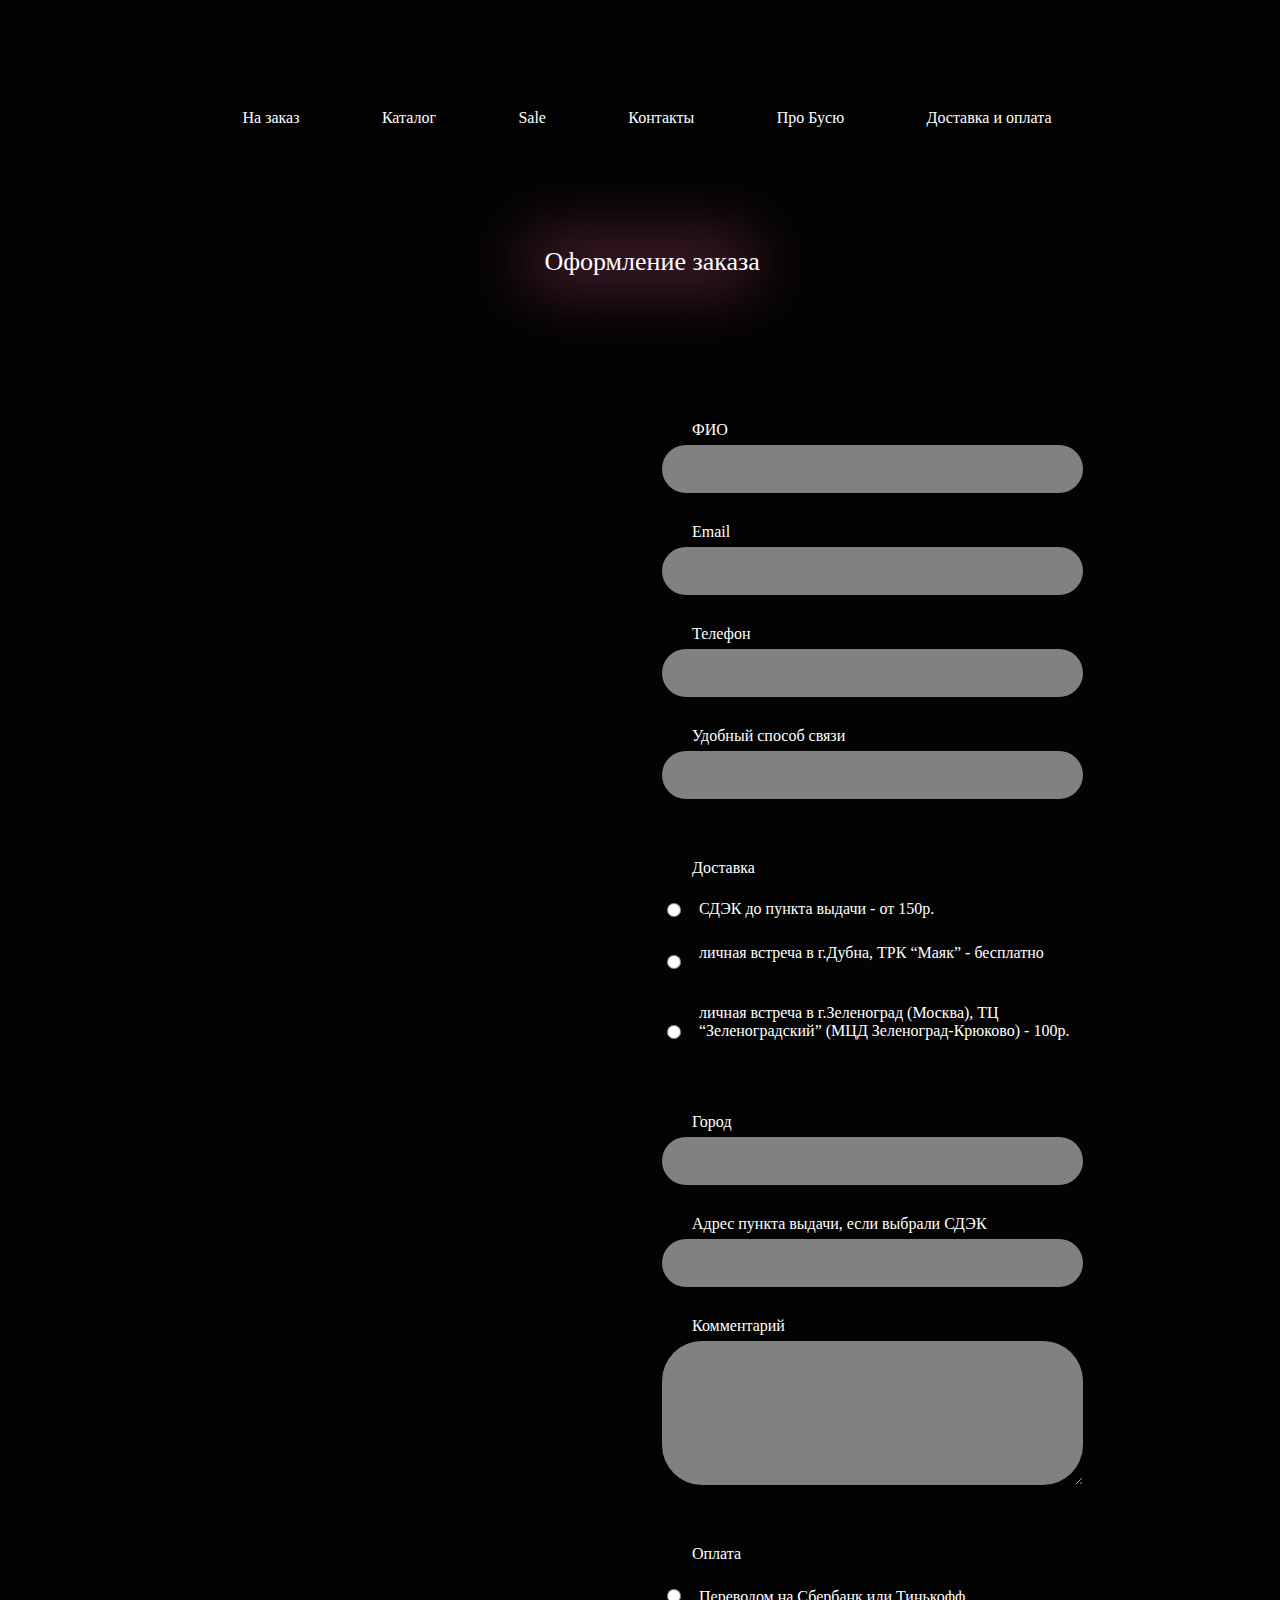
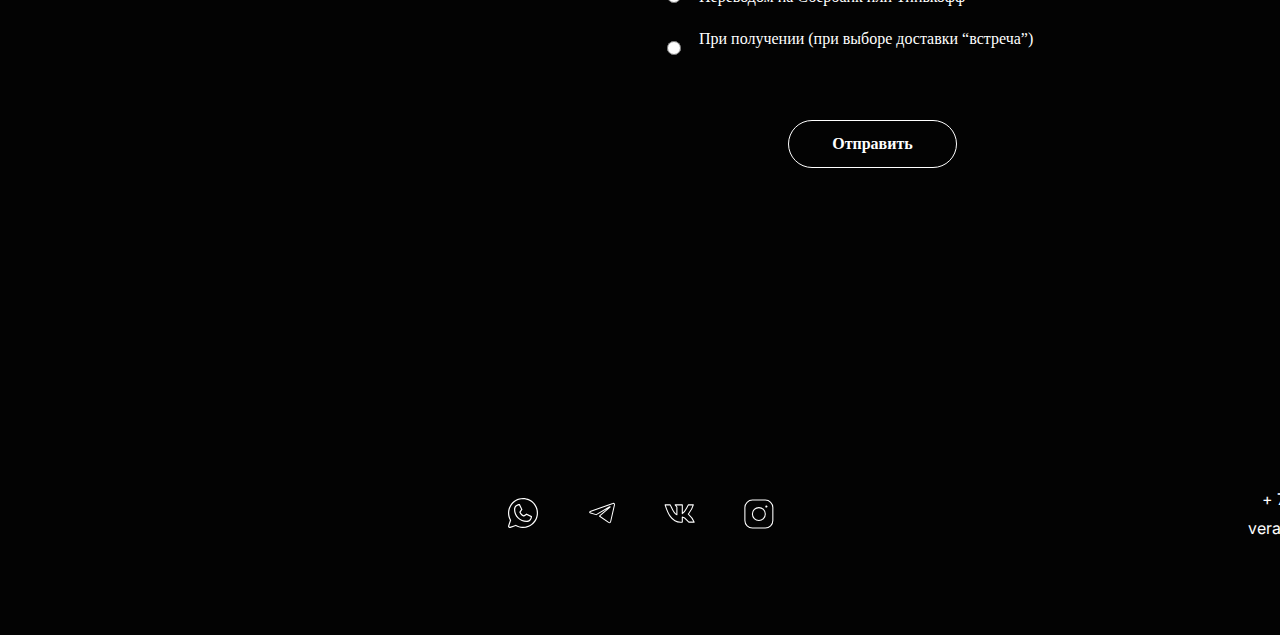
<file: korzina_oformlenie.html>
<!DOCTYPE html>
<html>
  <head>
    <meta charset="utf-8" />
    <meta name="viewport" content="initial-scale=1, width=device-width" />

    <link rel="stylesheet" href="./global.css" />
    <link rel="stylesheet" href="./korzina_oformlenie.css" />
    <link
      rel="stylesheet"
      href="https://fonts.googleapis.com/css2?family=Inter:wght@400&display=swap"
    />

    <style>
      @font-face {
        :font-family: "Cascadia Code";
        src: url("CascadiaCode-Light.otf");
        font-weight: 300;
      }
      @font-face {
        :font-family: "Cascadia Code PL";
        src: url("CascadiaCodePL-SemiBold.otf");
        font-weight: 600;
      }
      @font-face {
        :font-family: "Cascadia Code PL";
        src: url("CascadiaCodePL-Light.otf");
        font-weight: 300;
      }
      @font-face {
        :font-family: "Cascadia Code PL";
        src: url("CascadiaCodePL-Regular.otf");
        font-weight: 400;
      }
    </style>
  </head>
  <body>
    <div class="div86">
      <header class="header5">
        <button class="button27" id="button">
          <img class="icon25" alt="" src="./public/1.svg" />
        </button>
        <button class="button28" id="button1">
          <img class="vector-icon22" alt="" src="./public/vector.svg" />
        </button>
        <nav class="nav5">
          <div class="div87" id="text">На заказ</div>
          <div class="div87" id="text1">Каталог</div>
          <div class="div87" id="saleText">Sale</div>
          <div class="div87" id="text2">Контакты</div>
          <div class="div87" id="text3">Про Бусю</div>
          <div class="div87" id="text4">Доставка и оплата</div>
        </nav>
      </header>
      <img class="child22" alt="" src="./public/rectangle-101.svg" />

      <div class="div92">Оформление заказа</div>
      <div class="div93">
        <div class="div94">
          <div class="div95">
            <input class="child23" type="text" />

            <div class="div96">ФИО</div>
          </div>
          <div class="div97">
            <input class="child24" type="email" />

            <div class="div96">Email</div>
          </div>
          <div class="div98">
            <input class="child24" type="text" />

            <div class="div96">Телефон</div>
          </div>
          <div class="div100">
            <input class="child24" type="text" />

            <div class="div96">Удобный способ связи</div>
          </div>
        </div>
        <div class="div102">
          <div class="div103">Доставка</div>
          <div class="parent">
            <div class="div104">СДЭК до пункта выдачи - от 150р.</div>
            <input class="frame-child" type="radio" />
          </div>
          <div class="group">
            <div class="div105">
              личная встреча в г.Дубна, ТРК “Маяк” - бесплатно
            </div>
            <input class="frame-item" type="radio" />
          </div>
          <div class="container">
            <div class="div105">
              личная встреча в г.Зеленоград (Москва), ТЦ “Зеленоградский” (МЦД
              Зеленоград-Крюково) - 100р.
            </div>
            <input class="frame-inner" type="radio" />
          </div>
        </div>
        <div class="div107">
          <div class="div95">
            <input class="child27" type="text" />

            <div class="div109">Город</div>
          </div>
          <div class="div97">
            <input class="child27" type="text" />

            <div class="div109">Адрес пункта выдачи, если выбрали СДЭК</div>
          </div>
          <div class="div112">
            <textarea class="frame-textarea"> </textarea>
            <div class="div109">Комментарий</div>
          </div>
        </div>
        <div class="div114">
          <div class="div103">Оплата</div>
          <div class="frame-div">
            <div class="div116">Переводом на Сбербанк или Тинькофф</div>
            <input class="frame-child" type="radio" />
          </div>
          <div class="group">
            <div class="div105">
              При получении (при выборе доставки “встреча”)
            </div>
            <input class="frame-item" type="radio" />
          </div>
        </div>
        <button class="button29" id="button2">
          <div class="div118">Отправить</div>
        </button>
      </div>
      <footer class="footer5">
        <button class="button30" id="button3">
          <img class="icon25" alt="" src="./public/1.svg" />
        </button>
        <div class="div119">
          <h5 class="h515">+ 7 985-331-44-72</h5>
          <h5 class="h515">veratrop@gmail.com</h5>
        </div>
        <div class="div120">
          <button class="whats-up5" id="whatsUp">
            <img class="vector-icon23" alt="" src="./public/vector1.svg" />
          </button>
          <button class="whats-up5" id="telegram">
            <img class="vector-icon24" alt="" src="./public/vector11.svg" />
          </button>
          <button class="whats-up5" id="vk">
            <img class="vector-icon25" alt="" src="./public/vector2.svg" />
          </button>
          <button class="instagram5" id="instagram">
            <img class="icon27" alt="" src="./public/11.svg" />

            <div class="instagram-child3"></div>
          </button>
        </div>
      </footer>
    </div>

    <script>
      var button = document.getElementById("button");
      if (button) {
        button.addEventListener("click", function (e) {
          window.location.href = "./index.html";
        });
      }
      
      var button1 = document.getElementById("button1");
      if (button1) {
        button1.addEventListener("click", function (e) {
          window.location.href = "./korzina.html";
        });
      }
      
      var text = document.getElementById("text");
      if (text) {
        text.addEventListener("click", function (e) {
          window.location.href = "./na_zakaz.html";
        });
      }
      
      var text1 = document.getElementById("text1");
      if (text1) {
        text1.addEventListener("click", function (e) {
          window.location.href = "./katalog_vse.html";
        });
      }
      
      var saleText = document.getElementById("saleText");
      if (saleText) {
        saleText.addEventListener("click", function (e) {
          window.location.href = "./katalog_sale.html";
        });
      }
      
      var text2 = document.getElementById("text2");
      if (text2) {
        text2.addEventListener("click", function (e) {
          window.location.href = "./index.html";
        });
      }
      
      var text3 = document.getElementById("text3");
      if (text3) {
        text3.addEventListener("click", function (e) {
          window.location.href = "./pro_busu.html";
        });
      }
      
      var text4 = document.getElementById("text4");
      if (text4) {
        text4.addEventListener("click", function (e) {
          window.location.href = "./dostavka_oplata.html";
        });
      }
      
      var button2 = document.getElementById("button2");
      if (button2) {
        button2.addEventListener("click", function (e) {
          window.location.href = "./korzina_oformlenie_zakoncheno.html";
        });
      }
      
      var button3 = document.getElementById("button3");
      if (button3) {
        button3.addEventListener("click", function (e) {
          window.location.href = "./index.html";
        });
      }
      
      var whatsUp = document.getElementById("whatsUp");
      if (whatsUp) {
        whatsUp.addEventListener("click", function () {
          window.open("https://www.whatsapp.com/?lang=ru_RU");
        });
      }
      
      var telegram = document.getElementById("telegram");
      if (telegram) {
        telegram.addEventListener("click", function () {
          window.open("https://t.me/impoisoned");
        });
      }
      
      var vk = document.getElementById("vk");
      if (vk) {
        vk.addEventListener("click", function () {
          window.open("https://vk.com/verarevella");
        });
      }
      
      var instagram = document.getElementById("instagram");
      if (instagram) {
        instagram.addEventListener("click", function () {
          window.open("https://instagram.com/pheylli?igshid=YTQwZjQ0NmI0OA==");
        });
      }
      </script>
  </body>
</html>
</file>
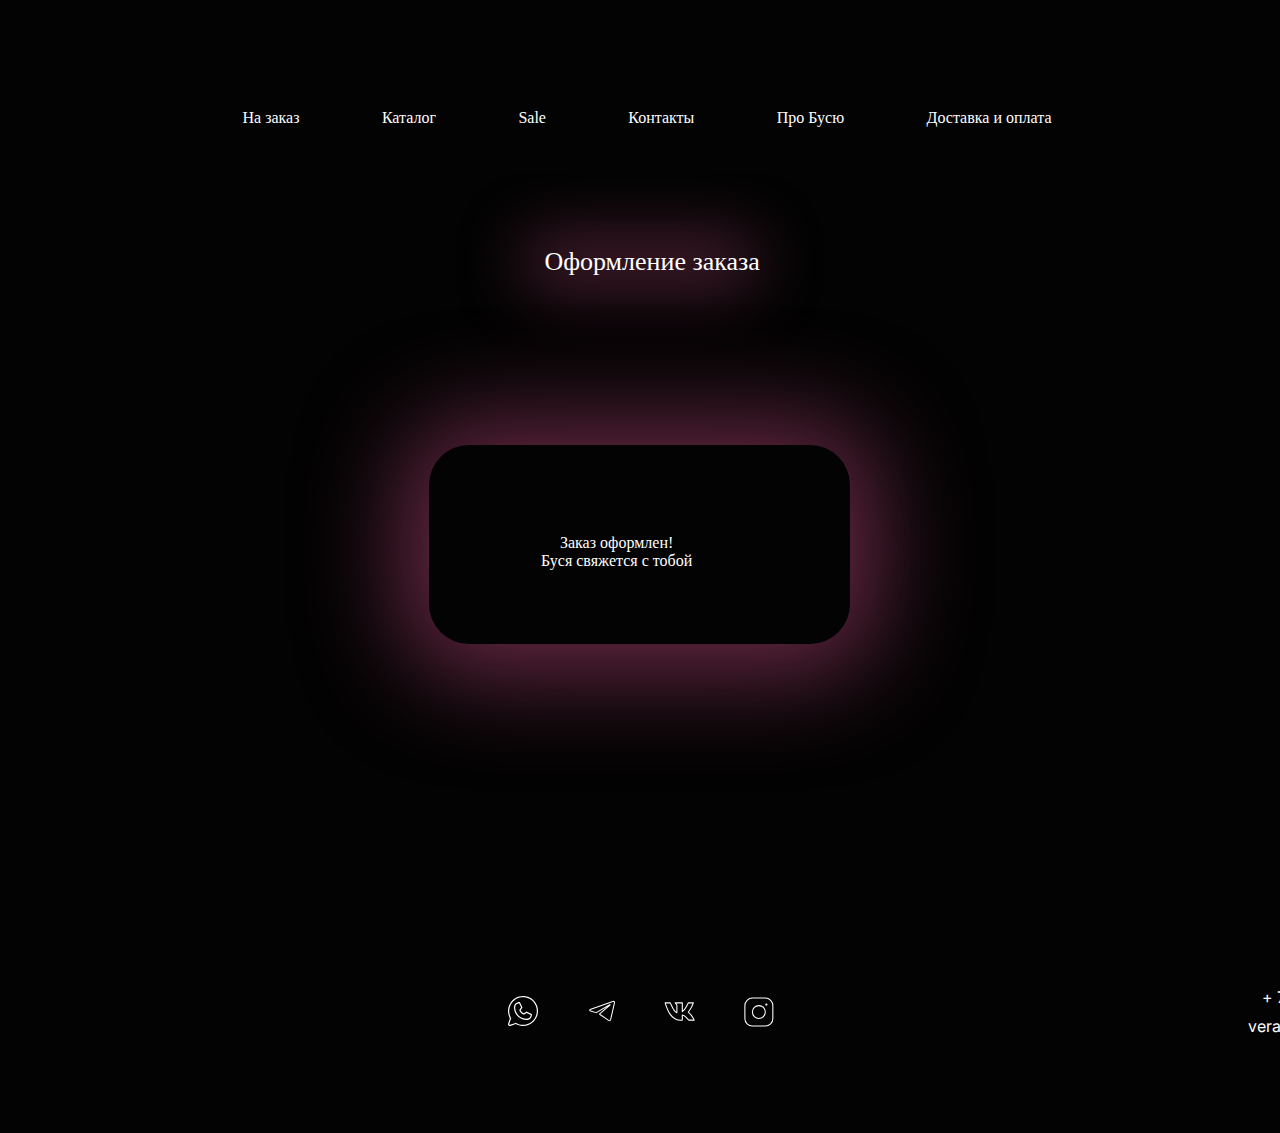
<file: korzina_oformlenie_zakoncheno.html>
<!DOCTYPE html>
<html>
  <head>
    <meta charset="utf-8" />
    <meta name="viewport" content="initial-scale=1, width=device-width" />

    <link rel="stylesheet" href="./global.css" />
    <link rel="stylesheet" href="./korzina_oformlenie_zakoncheno.css" />
    <link
      rel="stylesheet"
      href="https://fonts.googleapis.com/css2?family=Inter:wght@400&display=swap"
    />

    <style>
      @font-face {
        :font-family: "Cascadia Code";
        src: url("CascadiaCode-Light.otf");
        font-weight: 300;
      }
      @font-face {
        :font-family: "Cascadia Code PL";
        src: url("CascadiaCodePL-SemiBold.otf");
        font-weight: 600;
      }
      @font-face {
        :font-family: "Cascadia Code PL";
        src: url("CascadiaCodePL-Light.otf");
        font-weight: 300;
      }
      @font-face {
        :font-family: "Cascadia Code PL";
        src: url("CascadiaCodePL-Regular.otf");
        font-weight: 400;
      }
    </style>
  </head>
  <body>
    <div class="div23">
      <header class="header1">
        <button class="button6" id="button">
          <img class="icon10" alt="" src="./public/1.svg" />
        </button>
        <button class="button7" id="button1">
          <img class="vector-icon4" alt="" src="./public/vector.svg" />
        </button>
        <nav class="nav1">
          <div class="div24" id="text">На заказ</div>
          <div class="div24" id="text1">Каталог</div>
          <div class="div24" id="saleText">Sale</div>
          <div class="div24" id="text2">Контакты</div>
          <div class="div24" id="text3">Про Бусю</div>
          <div class="div24" id="text4">Доставка и оплата</div>
        </nav>
      </header>
      <img class="child7" alt="" src="./public/rectangle-101.svg" />

      <h1 class="h13">Оформление заказа</h1>
      <div class="wrapper">
        <div class="div29">
          <p class="p">Заказ оформлен!</p>
          <p class="p">Буся свяжется с тобой</p>
        </div>
      </div>
      <footer class="footer1">
        <button class="button8" id="button2">
          <img class="icon10" alt="" src="./public/1.svg" />
        </button>
        <div class="div30">
          <h5 class="h55">+ 7 985-331-44-72</h5>
          <h5 class="h55">veratrop@gmail.com</h5>
        </div>
        <div class="div31">
          <button class="whats-up1" id="whatsUp">
            <img class="vector-icon5" alt="" src="./public/vector1.svg" />
          </button>
          <button class="whats-up1" id="telegram">
            <img class="vector-icon6" alt="" src="./public/vector11.svg" />
          </button>
          <button class="whats-up1" id="vk">
            <img class="vector-icon7" alt="" src="./public/vector2.svg" />
          </button>
          <button class="instagram1" id="instagram">
            <img class="icon12" alt="" src="./public/11.svg" />

            <div class="instagram-item"></div>
          </button>
        </div>
      </footer>
    </div>

    <script>
      var button = document.getElementById("button");
      if (button) {
        button.addEventListener("click", function (e) {
          window.location.href = "./index.html";
        });
      }
      
      var button1 = document.getElementById("button1");
      if (button1) {
        button1.addEventListener("click", function (e) {
          window.location.href = "./korzina.html";
        });
      }
      
      var text = document.getElementById("text");
      if (text) {
        text.addEventListener("click", function (e) {
          window.location.href = "./na_zakaz.html";
        });
      }
      
      var text1 = document.getElementById("text1");
      if (text1) {
        text1.addEventListener("click", function (e) {
          window.location.href = "./katalog_vse.html";
        });
      }
      
      var saleText = document.getElementById("saleText");
      if (saleText) {
        saleText.addEventListener("click", function (e) {
          window.location.href = "./katalog_sale.html";
        });
      }
      
      var text2 = document.getElementById("text2");
      if (text2) {
        text2.addEventListener("click", function (e) {
          window.location.href = "./index.html";
        });
      }
      
      var text3 = document.getElementById("text3");
      if (text3) {
        text3.addEventListener("click", function (e) {
          window.location.href = "./pro_busu.html";
        });
      }
      
      var text4 = document.getElementById("text4");
      if (text4) {
        text4.addEventListener("click", function (e) {
          window.location.href = "./dostavka_oplata.html";
        });
      }
      
      var button2 = document.getElementById("button2");
      if (button2) {
        button2.addEventListener("click", function (e) {
          window.location.href = "./index.html";
        });
      }
      
      var whatsUp = document.getElementById("whatsUp");
      if (whatsUp) {
        whatsUp.addEventListener("click", function () {
          window.open("https://www.whatsapp.com/?lang=ru_RU");
        });
      }
      
      var telegram = document.getElementById("telegram");
      if (telegram) {
        telegram.addEventListener("click", function () {
          window.open("https://t.me/impoisoned");
        });
      }
      
      var vk = document.getElementById("vk");
      if (vk) {
        vk.addEventListener("click", function () {
          window.open("https://vk.com/verarevella");
        });
      }
      
      var instagram = document.getElementById("instagram");
      if (instagram) {
        instagram.addEventListener("click", function () {
          window.open("https://instagram.com/pheylli?igshid=YTQwZjQ0NmI0OA==");
        });
      }
      </script>
  </body>
</html>
</file>
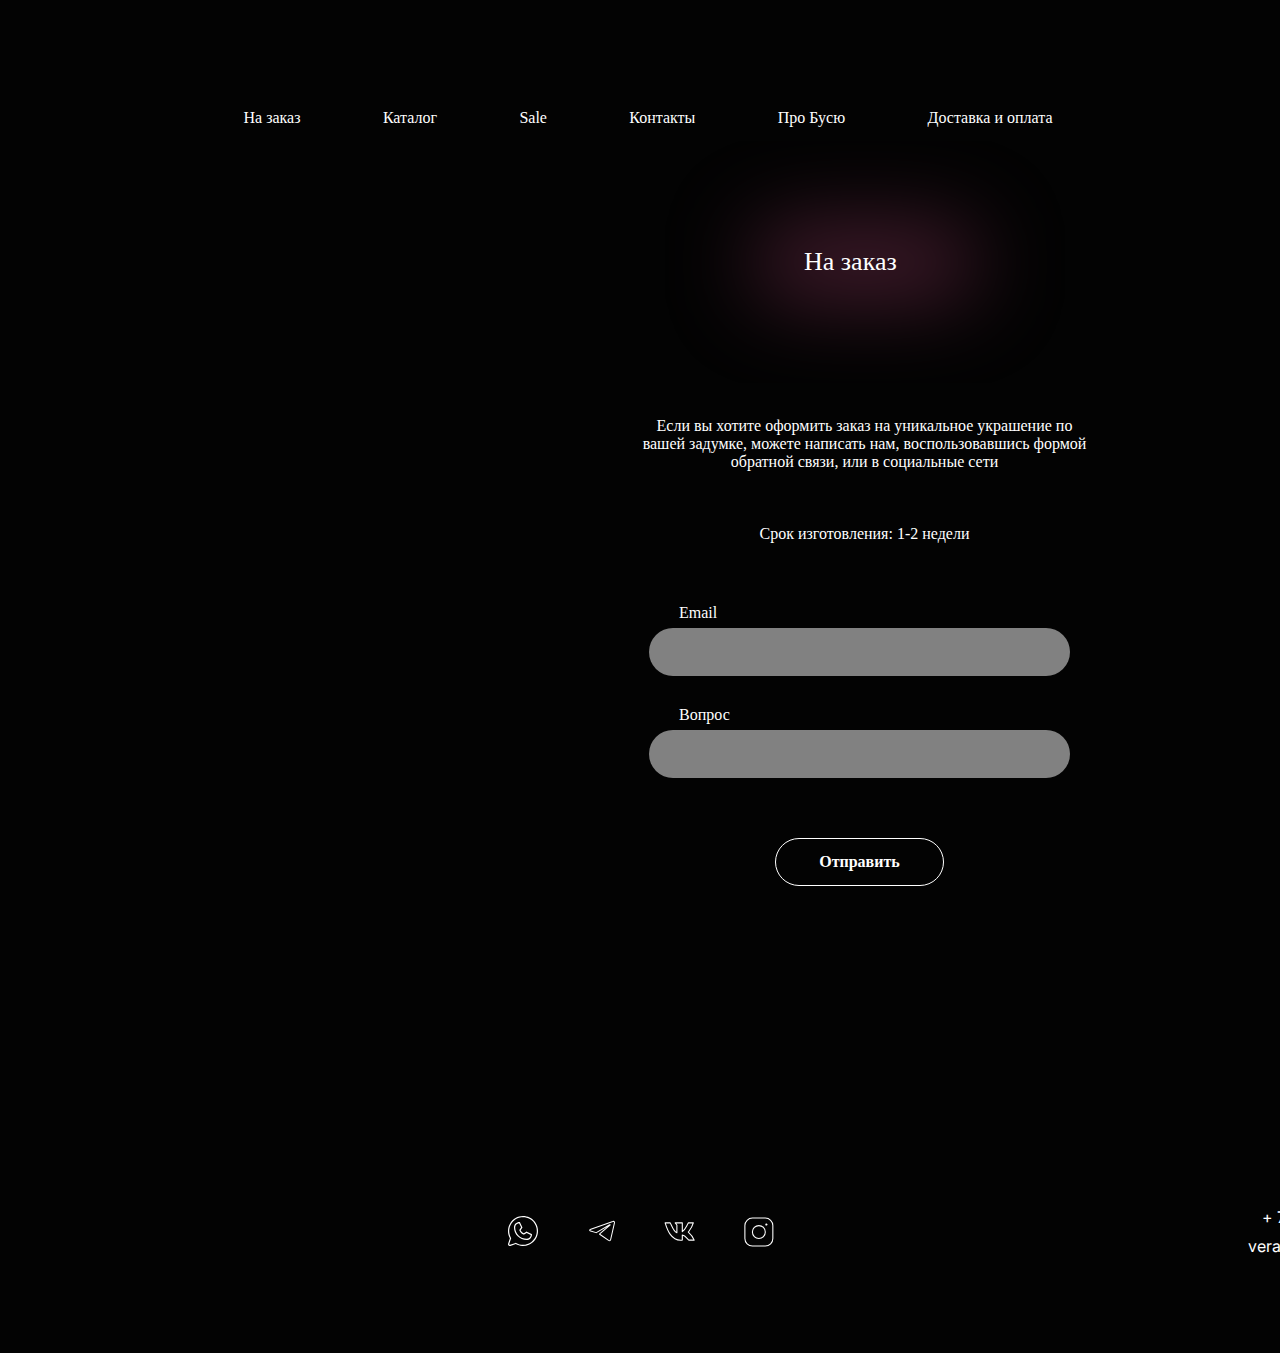
<file: na_zakaz.html>
<!DOCTYPE html>
<html>
  <head>
    <meta charset="utf-8" />
    <meta name="viewport" content="initial-scale=1, width=device-width" />

    <link rel="stylesheet" href="./global.css" />
    <link rel="stylesheet" href="./na_zakaz.css" />
    <link
      rel="stylesheet"
      href="https://fonts.googleapis.com/css2?family=Inter:wght@400&display=swap"
    />

    <style>
      @font-face {
        :font-family: "Cascadia Code";
        src: url("CascadiaCode-Light.otf");
        font-weight: 300;
      }
      @font-face {
        :font-family: "Cascadia Code PL";
        src: url("CascadiaCodePL-SemiBold.otf");
        font-weight: 600;
      }
      @font-face {
        :font-family: "Cascadia Code PL";
        src: url("CascadiaCodePL-Light.otf");
        font-weight: 300;
      }
      @font-face {
        :font-family: "Cascadia Code PL";
        src: url("CascadiaCodePL-Regular.otf");
        font-weight: 400;
      }
    </style>
  </head>
  <body>
    <div class="div265">
      <header class="header13">
        <button class="button69" id="button">
          <img class="icon65" alt="" src="./public/1.svg" />
        </button>
        <button class="button70" id="button1">
          <img class="vector-icon54" alt="" src="./public/vector.svg" />
        </button>
        <nav class="nav13">
          <div class="div266" id="text">На заказ</div>
          <div class="div266" id="text1">Каталог</div>
          <div class="div266" id="saleText">Sale</div>
          <div class="div266" id="text2">Контакты</div>
          <div class="div266" id="text3">Про Бусю</div>
          <div class="div266" id="text4">Доставка и оплата</div>
        </nav>
      </header>
      <div class="div271">
        <img class="child87" alt="" src="./public/rectangle-104.svg" />

        <h1 class="h114">На заказ</h1>
        <div class="div272">
          <div class="div273">Срок изготовления: 1-2 недели</div>
          <div class="div274">
            Если вы хотите оформить заказ на уникальное украшение по вашей
            задумке, можете написать нам, воспользовавшись формой обратной
            связи, или в социальные сети
          </div>
        </div>
        <div class="div275">
          <input class="child88" placeholder="email" type="email" />

          <input class="child89" type="text" />
        </div>
        <div class="div276">
          <div class="div277">
            <input class="input2" type="text" />

            <div class="div278">Вопрос</div>
          </div>
          <div class="div279">
            <input class="input2" type="email" />

            <div class="div278">Email</div>
          </div>
        </div>
        <button class="button71">
          <div class="div280">Отправить</div>
        </button>
      </div>
      <footer class="footer12">
        <button class="button72" id="button3">
          <img class="icon65" alt="" src="./public/1.svg" />
        </button>
        <div class="div281">
          <h5 class="h577">+ 7 985-331-44-72</h5>
          <h5 class="h577">veratrop@gmail.com</h5>
        </div>
        <div class="div282">
          <button class="whats-up13" id="whatsUp">
            <img class="vector-icon55" alt="" src="./public/vector1.svg" />
          </button>
          <button class="whats-up13" id="telegram">
            <img class="vector-icon56" alt="" src="./public/vector11.svg" />
          </button>
          <button class="whats-up13" id="vk">
            <img class="vector-icon57" alt="" src="./public/vector2.svg" />
          </button>
          <button class="instagram13" id="instagram">
            <img class="icon67" alt="" src="./public/11.svg" />

            <div class="instagram-child11"></div>
          </button>
        </div>
      </footer>
    </div>

    <script>
      var button = document.getElementById("button");
      if (button) {
        button.addEventListener("click", function (e) {
          window.location.href = "./index.html";
        });
      }
      
      var button1 = document.getElementById("button1");
      if (button1) {
        button1.addEventListener("click", function (e) {
          window.location.href = "./korzina.html";
        });
      }
      
      var text = document.getElementById("text");
      if (text) {
        text.addEventListener("click", function (e) {
          window.location.href = "./na_zakaz.html";
        });
      }
      
      var text1 = document.getElementById("text1");
      if (text1) {
        text1.addEventListener("click", function (e) {
          window.location.href = "./katalog_vse.html";
        });
      }
      
      var saleText = document.getElementById("saleText");
      if (saleText) {
        saleText.addEventListener("click", function (e) {
          window.location.href = "./katalog_sale.html";
        });
      }
      
      var text2 = document.getElementById("text2");
      if (text2) {
        text2.addEventListener("click", function (e) {
          window.location.href = "./index.html";
        });
      }
      
      var text3 = document.getElementById("text3");
      if (text3) {
        text3.addEventListener("click", function (e) {
          window.location.href = "./pro_busu.html";
        });
      }
      
      var text4 = document.getElementById("text4");
      if (text4) {
        text4.addEventListener("click", function (e) {
          window.location.href = "./dostavka_oplata.html";
        });
      }
      
      var button3 = document.getElementById("button3");
      if (button3) {
        button3.addEventListener("click", function (e) {
          window.location.href = "./index.html";
        });
      }
      
      var whatsUp = document.getElementById("whatsUp");
      if (whatsUp) {
        whatsUp.addEventListener("click", function () {
          window.open("https://www.whatsapp.com/?lang=ru_RU");
        });
      }
      
      var telegram = document.getElementById("telegram");
      if (telegram) {
        telegram.addEventListener("click", function () {
          window.open("https://t.me/impoisoned");
        });
      }
      
      var vk = document.getElementById("vk");
      if (vk) {
        vk.addEventListener("click", function () {
          window.open("https://vk.com/verarevella");
        });
      }
      
      var instagram = document.getElementById("instagram");
      if (instagram) {
        instagram.addEventListener("click", function () {
          window.open("https://instagram.com/pheylli?igshid=YTQwZjQ0NmI0OA==");
        });
      }
      </script>
  </body>
</html>
</file>
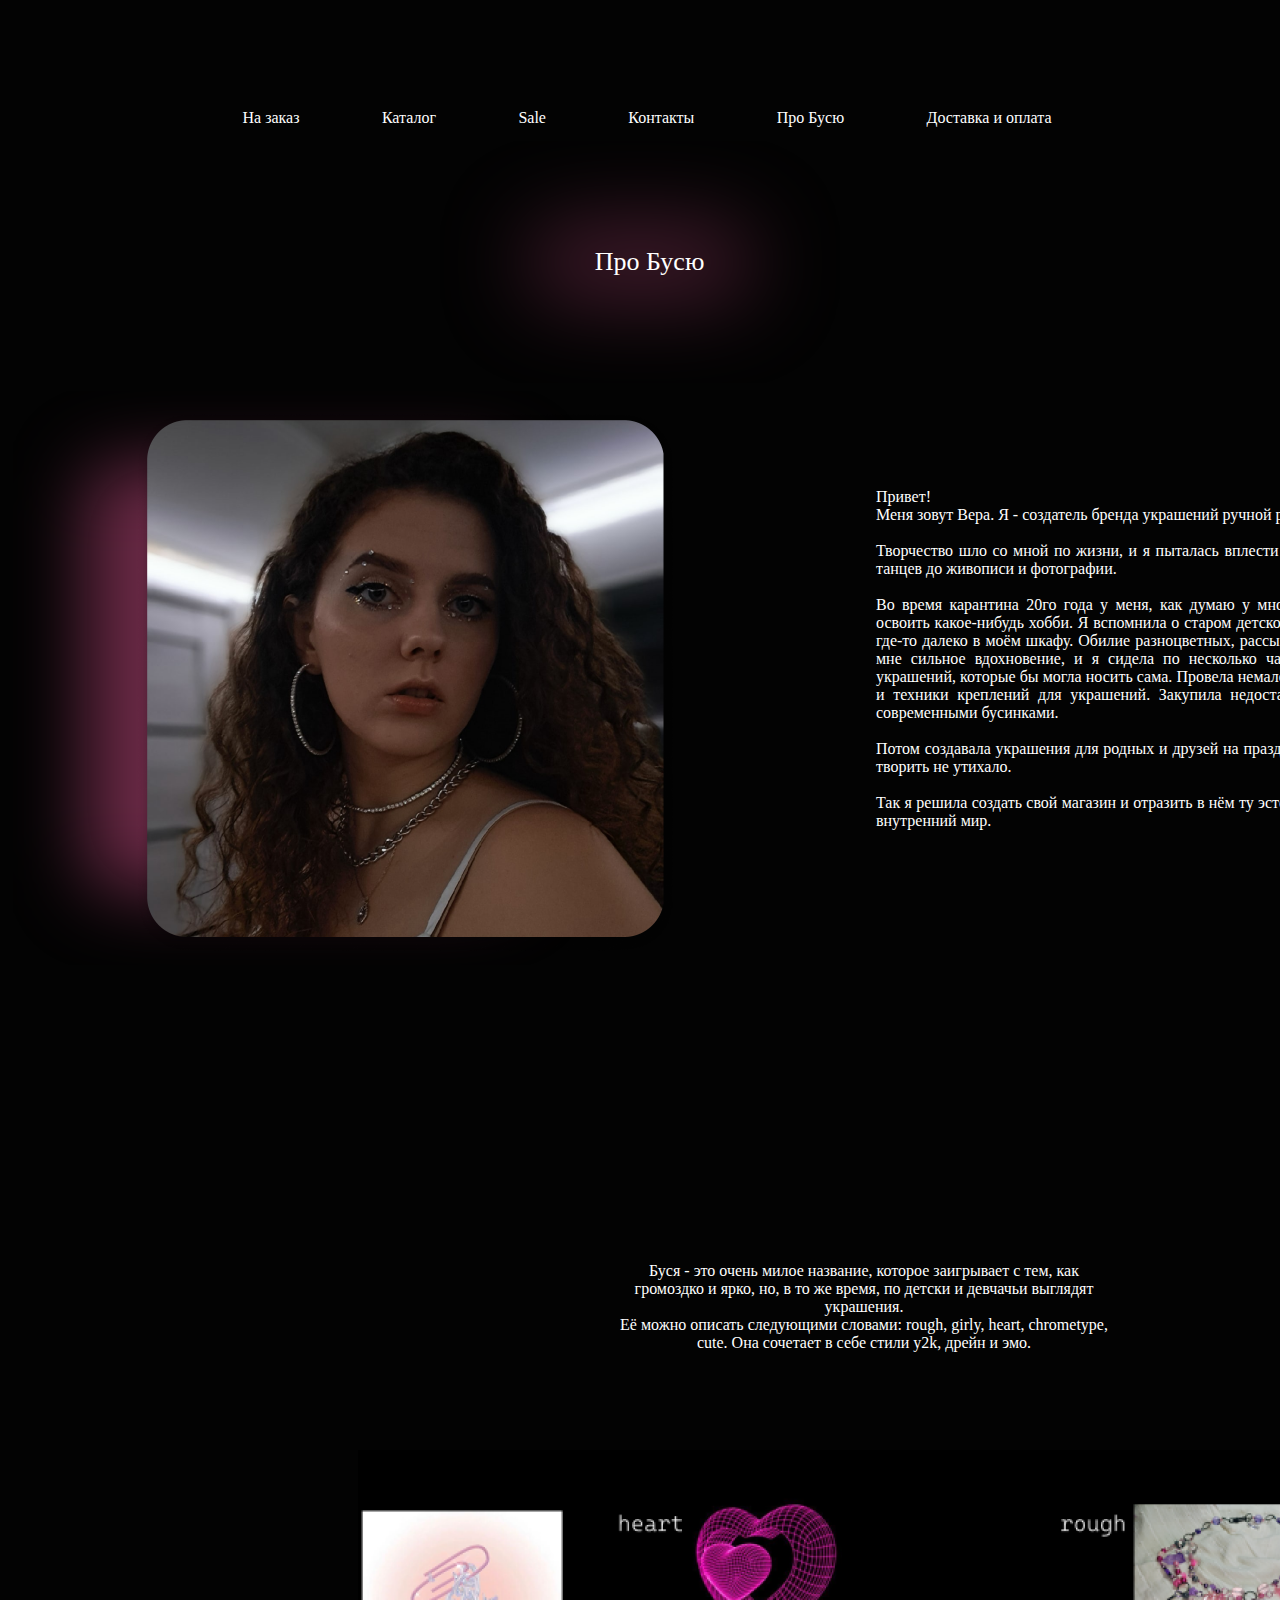
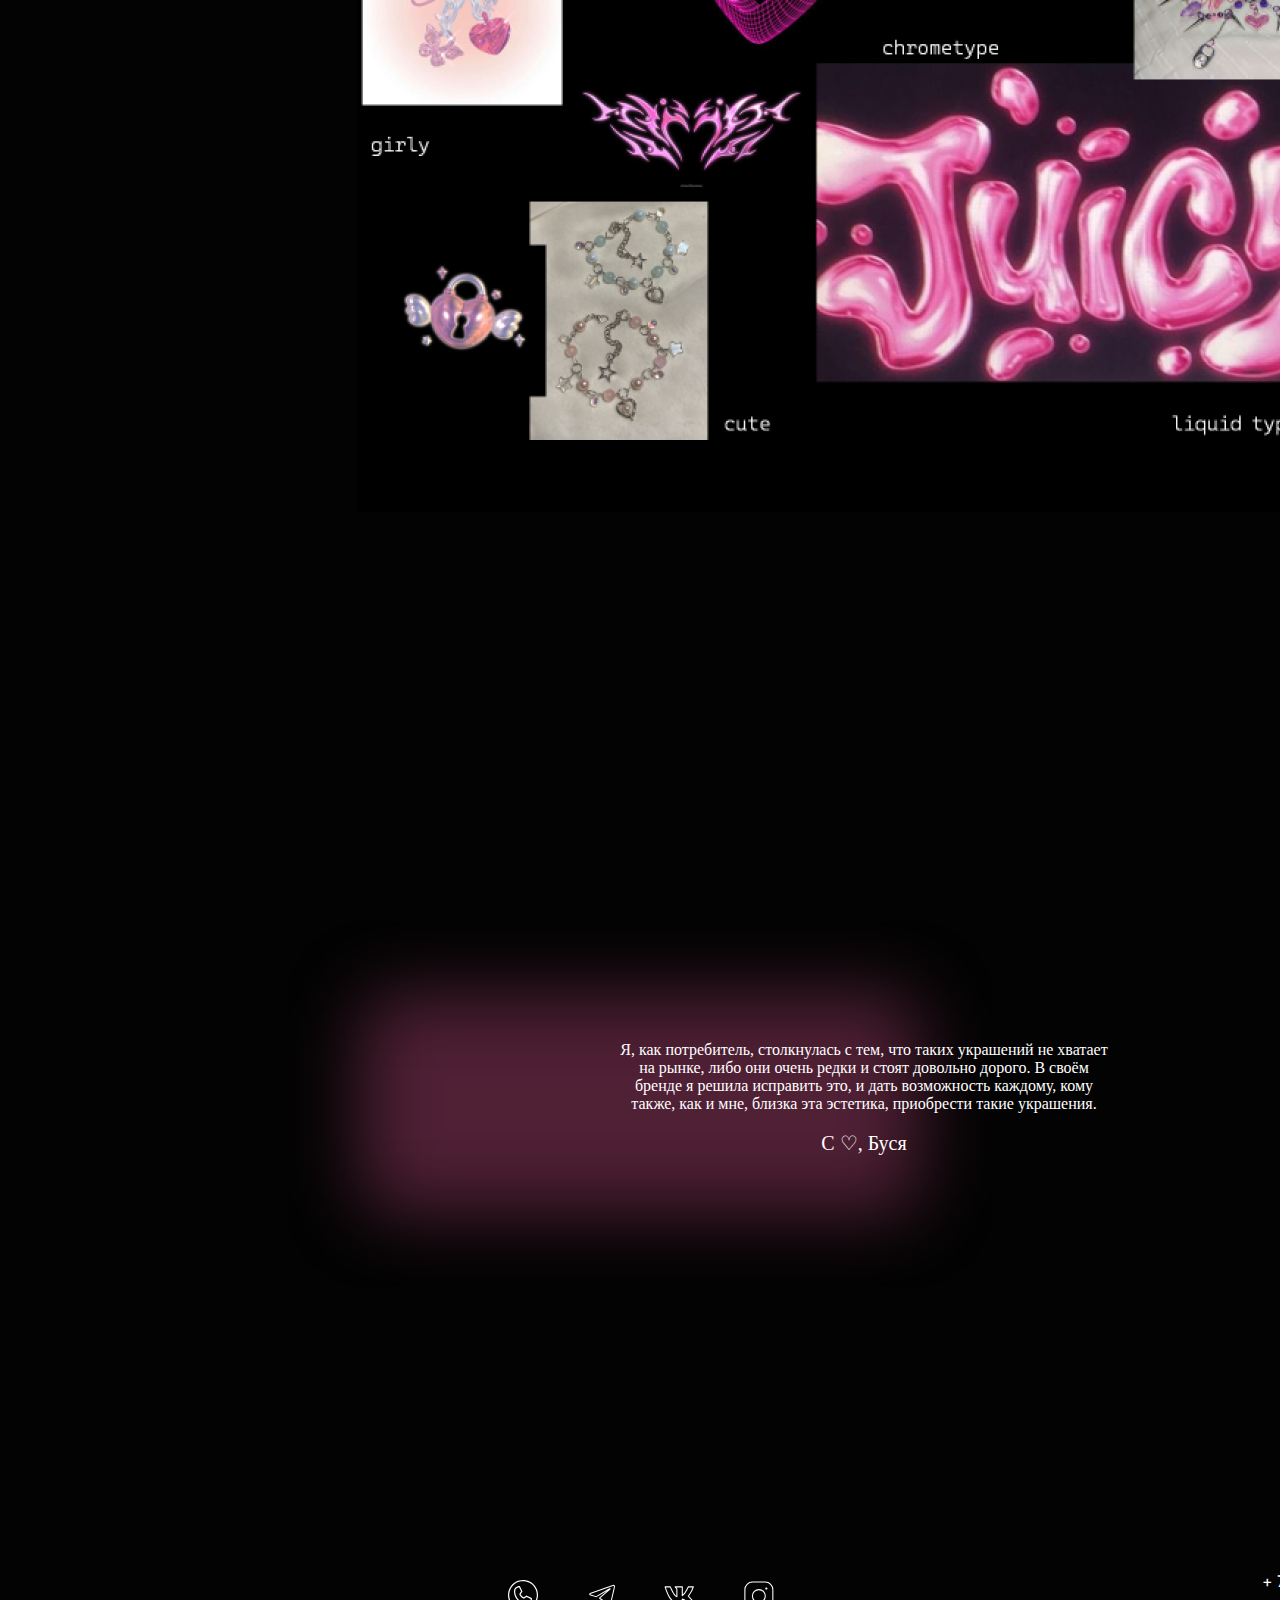
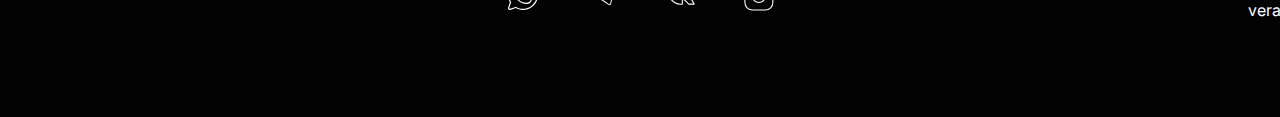
<file: pro_busu.html>
<!DOCTYPE html>
<html>
  <head>
    <meta charset="utf-8" />
    <meta name="viewport" content="initial-scale=1, width=device-width" />

    <link rel="stylesheet" href="./global.css" />
    <link rel="stylesheet" href="./pro_busu.css" />
    <link
      rel="stylesheet"
      href="https://fonts.googleapis.com/css2?family=Inter:wght@400&display=swap"
    />

    <style>
      @font-face {
        :font-family: "Cascadia Code";
        src: url("CascadiaCode-Light.otf");
        font-weight: 300;
      }
      @font-face {
        :font-family: "Cascadia Code PL";
        src: url("CascadiaCodePL-SemiBold.otf");
        font-weight: 600;
      }
      @font-face {
        :font-family: "Cascadia Code PL";
        src: url("CascadiaCodePL-Light.otf");
        font-weight: 300;
      }
      @font-face {
        :font-family: "Cascadia Code PL";
        src: url("CascadiaCodePL-Regular.otf");
        font-weight: 400;
      }
    </style>
  </head>
  <body>
    <div class="div219">
      <header class="header11">
        <button class="button63" id="button">
          <img class="icon55" alt="" src="./public/1.svg" />
        </button>
        <button class="button64" id="button1">
          <img class="vector-icon46" alt="" src="./public/vector.svg" />
        </button>
        <nav class="nav11">
          <div class="div220" id="text">На заказ</div>
          <div class="div220" id="text1">Каталог</div>
          <div class="div220" id="saleText">Sale</div>
          <div class="div220" id="text2">Контакты</div>
          <div class="div220" id="text3">Про Бусю</div>
          <div class="div220" id="text4">Доставка и оплата</div>
        </nav>
      </header>
      <img class="child80" alt="" src="./public/rectangle-104.svg" />

      <h1 class="h112">Про Бусю</h1>
      <img class="child81" alt="" src="./public/rectangle-71.svg" />

      <section class="section20">
        <img class="icon56" alt="" src="./public/8@2x.png" />

        <div class="div225">
          <div class="div226">
            <p class="blank-line">Привет!</p>
            <p class="blank-line">
              Меня зовут Вера. Я - создатель бренда украшений ручной работы
              “Буся”.
            </p>
            <p class="blank-line">&nbsp;</p>
            <p class="blank-line">
              Творчество шло со мной по жизни, и я пыталась вплести его в самые
              разные направления: от кулинарии и танцев до живописи и
              фотографии.
            </p>
            <p class="blank-line">&nbsp;</p>
            <p class="blank-line">
              Во время карантина 20го года у меня, как думаю у многих, появилось
              желание заняться чем-то новым, освоить какое-нибудь хобби. Я
              вспомнила о старом детском наборе для создания бижутерии, который
              лежал где-то далеко в моём шкафу. Обилие разноцветных,
              рассыпающихся по столу и полу бусинок, пробудило во мне сильное
              вдохновение, и я сидела по несколько часов, пытаясь создать
              красивые композиции для украшений, которые бы могла носить сама.
              Провела немало часов на Ютубе, изучая материалы, инструменты и
              техники креплений для украшений. Закупила недостающие предметы и
              пополнила коллекцию более современными бусинками.
            </p>
            <p class="blank-line">&nbsp;</p>
            <p class="blank-line">
              Потом создавала украшения для родных и друзей на праздники.
              Заказов становилось больше, а моё желание творить не утихало.
            </p>
            <p class="blank-line">&nbsp;</p>
            <p class="blank-line">
              Так я решила создать свой магазин и отразить в нём ту эстетику,
              которая нравится мне самой и отражает мой внутренний мир.
            </p>
          </div>
        </div>
      </section>
      <section class="section21">
        <img class="icon57" alt="" src="./public/-@2x.png" />

        <p class="rough-girly-heart-container">
          <span class="span"
            >Буся - это очень милое название, которое заигрывает с тем, как
            громоздко и ярко, но, в то же время, по детски и девчачьи выглядят
            украшения.</span
          >
          <span class="span"
            >Её можно описать следующими словами: rough, girly, heart,
            chrometype, cute. Она сочетает в себе стили y2k, дрейн и эмо.</span
          >
        </p>
      </section>
      <img class="child82" alt="" src="./public/rectangle-8.svg" />

      <section class="section22">
        <p class="p26">
          <span class="span">
            <span
              >Я, как потребитель, столкнулась с тем, что таких украшений не
              хватает на рынке, либо они очень редки и стоят довольно дорого. В
              своём бренде я решила исправить это, и дать возможность каждому,
              кому также, как и мне, близка эта эстетика, приобрести такие
              украшения.</span
            >
          </span>
          <span class="span">
            <span>&nbsp;</span>
          </span>
          <span class="span2">
            <span>С ♡, Буся</span>
          </span>
        </p>
      </section>
      <footer class="footer10">
        <button class="button65" id="button2">
          <img class="icon55" alt="" src="./public/1.svg" />
        </button>
        <div class="div227">
          <h5 class="h575">+ 7 985-331-44-72</h5>
          <h5 class="h575">veratrop@gmail.com</h5>
        </div>
        <div class="div228">
          <button class="whats-up11" id="whatsUp">
            <img class="vector-icon47" alt="" src="./public/vector1.svg" />
          </button>
          <button class="whats-up11" id="telegram">
            <img class="vector-icon48" alt="" src="./public/vector11.svg" />
          </button>
          <button class="whats-up11" id="vk">
            <img class="vector-icon49" alt="" src="./public/vector2.svg" />
          </button>
          <button class="instagram11" id="instagram">
            <img class="icon59" alt="" src="./public/11.svg" />

            <div class="instagram-child9"></div>
          </button>
        </div>
      </footer>
    </div>

    <script>
      var button = document.getElementById("button");
      if (button) {
        button.addEventListener("click", function (e) {
          window.location.href = "./index.html";
        });
      }
      
      var button1 = document.getElementById("button1");
      if (button1) {
        button1.addEventListener("click", function (e) {
          window.location.href = "./korzina.html";
        });
      }
      
      var text = document.getElementById("text");
      if (text) {
        text.addEventListener("click", function (e) {
          window.location.href = "./na_zakaz.html";
        });
      }
      
      var text1 = document.getElementById("text1");
      if (text1) {
        text1.addEventListener("click", function (e) {
          window.location.href = "./katalog_vse.html";
        });
      }
      
      var saleText = document.getElementById("saleText");
      if (saleText) {
        saleText.addEventListener("click", function (e) {
          window.location.href = "./katalog_sale.html";
        });
      }
      
      var text2 = document.getElementById("text2");
      if (text2) {
        text2.addEventListener("click", function (e) {
          window.location.href = "./index.html";
        });
      }
      
      var text3 = document.getElementById("text3");
      if (text3) {
        text3.addEventListener("click", function (e) {
          window.location.href = "./pro_busu.html";
        });
      }
      
      var text4 = document.getElementById("text4");
      if (text4) {
        text4.addEventListener("click", function (e) {
          window.location.href = "./dostavka_oplata.html";
        });
      }
      
      var button2 = document.getElementById("button2");
      if (button2) {
        button2.addEventListener("click", function (e) {
          window.location.href = "./index.html";
        });
      }
      
      var whatsUp = document.getElementById("whatsUp");
      if (whatsUp) {
        whatsUp.addEventListener("click", function () {
          window.open("https://www.whatsapp.com/?lang=ru_RU");
        });
      }
      
      var telegram = document.getElementById("telegram");
      if (telegram) {
        telegram.addEventListener("click", function () {
          window.open("https://t.me/impoisoned");
        });
      }
      
      var vk = document.getElementById("vk");
      if (vk) {
        vk.addEventListener("click", function () {
          window.open("https://vk.com/verarevella");
        });
      }
      
      var instagram = document.getElementById("instagram");
      if (instagram) {
        instagram.addEventListener("click", function () {
          window.open("https://instagram.com/pheylli?igshid=YTQwZjQ0NmI0OA==");
        });
      }
      </script>
  </body>
</html>
</file>
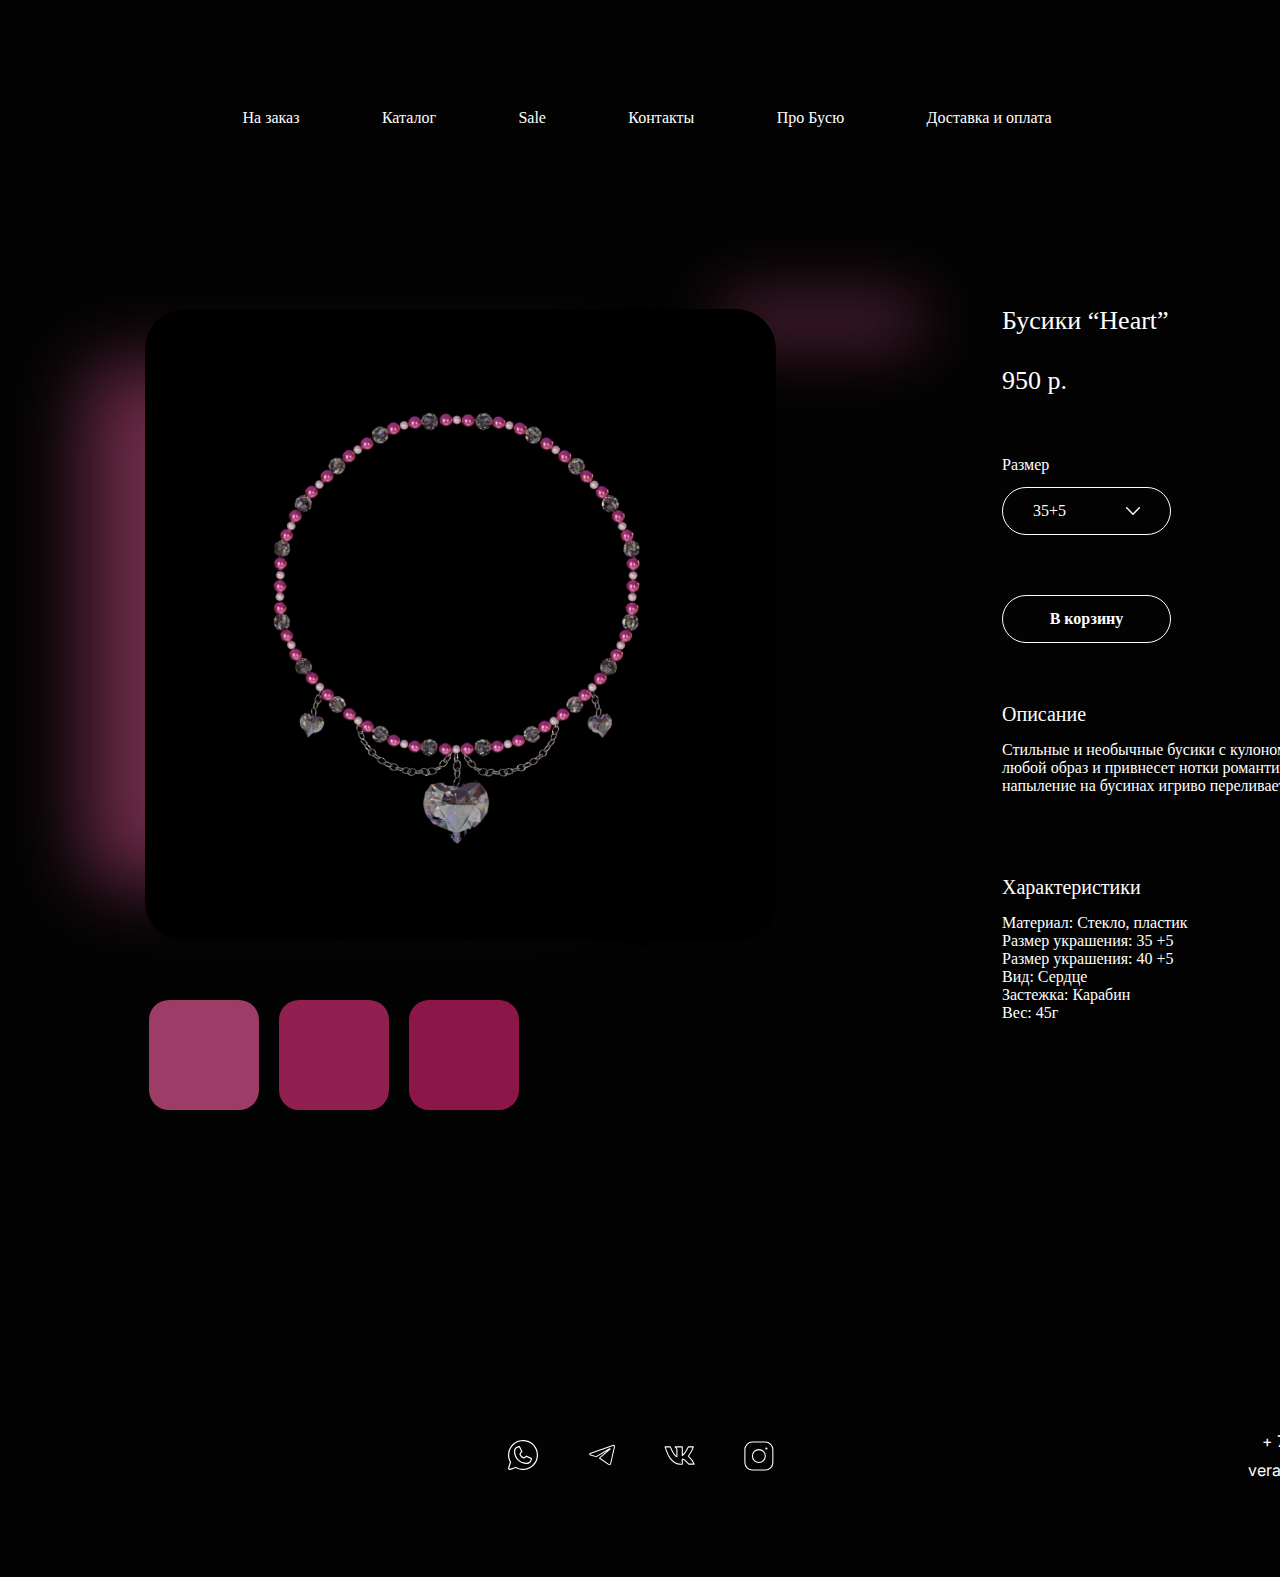
<file: stranitsa_tovara_35_5.html>
<!DOCTYPE html>
<html>
  <head>
    <meta charset="utf-8" />
    <meta name="viewport" content="initial-scale=1, width=device-width" />

    <link rel="stylesheet" href="./global.css" />
    <link rel="stylesheet" href="./stranitsa_tovara_35_5.css" />
    <link
      rel="stylesheet"
      href="https://fonts.googleapis.com/css2?family=Inter:wght@400&display=swap"
    />

    <style>
      @font-face {
        :font-family: "Cascadia Code";
        src: url("CascadiaCode-Light.otf");
        font-weight: 300;
      }
      @font-face {
        :font-family: "Cascadia Code PL";
        src: url("CascadiaCodePL-SemiBold.otf");
        font-weight: 600;
      }
      @font-face {
        :font-family: "Cascadia Code PL";
        src: url("CascadiaCodePL-Light.otf");
        font-weight: 300;
      }
      @font-face {
        :font-family: "Cascadia Code PL";
        src: url("CascadiaCodePL-Regular.otf");
        font-weight: 400;
      }
    </style>
  </head>
  <body>
    <div class="div69">
      <header class="header4">
        <button class="button22" id="button">
          <img class="icon21" alt="" src="./public/1.svg" />
        </button>
        <button class="button23" id="button1">
          <img class="vector-icon17" alt="" src="./public/vector.svg" />
        </button>
        <nav class="nav4">
          <div class="div70" id="text">На заказ</div>
          <div class="div70" id="text1">Каталог</div>
          <div class="div70" id="saleText">Sale</div>
          <div class="div70" id="text2">Контакты</div>
          <div class="div70" id="text3">Про Бусю</div>
          <div class="div70" id="text4">Доставка и оплата</div>
        </nav>
      </header>
      <img class="child17" alt="" src="./public/rectangle-102.svg" />

      <img class="icon22" alt="" src="./public/3.svg" />

      <section class="section7">
        <div class="div75">
          <h1 class="heart2">Бусики “Heart”</h1>
          <h1 class="h16">950 р.</h1>
        </div>
        <div class="div76">
          <div class="div77">Размер</div>
          <button class="button24" id="button2">
            <div class="div78">35+5</div>
            <img class="vector-icon18" alt="" src="./public/vector3.svg" />
          </button>
        </div>
        <div class="div79">
          <button class="button25" id="button3">
            <div class="div80">В корзину</div>
          </button>
        </div>
        <div class="div81">
          <h3 class="h34">Описание</h3>
          <h5 class="h512">
            Стильные и необычные бусики с кулоном в форме сердца, дополнит любой
            образ и привнесет нотки романтики и нежности. Металлическое
            напыление на бусинах игриво переливается на солнце и подсветит лицо.
          </h5>
        </div>
        <div class="div82">
          <h3 class="h34">Характеристики</h3>
          <h5 class="h512">
            <p class="p14">Материал: Стекло, пластик</p>
            <p class="p14">Размер украшения: 35 +5</p>
            <p class="p14">Размер украшения: 40 +5</p>
            <p class="p14">Вид: Сердце</p>
            <p class="p14">Застежка: Карабин</p>
            <p class="p14">Вес: 45г</p>
          </h5>
        </div>
      </section>
      <section class="section8">
        <img class="child18" alt="" src="./public/rectangle-41@2x.png" />

        <div class="div83">
          <div class="child19"></div>
          <div class="child20"></div>
          <div class="child21"></div>
        </div>
      </section>
      <footer class="footer4">
        <button class="button26" id="button4">
          <img class="icon21" alt="" src="./public/1.svg" />
        </button>
        <div class="div84">
          <h5 class="h514">+ 7 985-331-44-72</h5>
          <h5 class="h514">veratrop@gmail.com</h5>
        </div>
        <div class="div85">
          <button class="whats-up4" id="whatsUp">
            <img class="vector-icon19" alt="" src="./public/vector1.svg" />
          </button>
          <button class="whats-up4" id="telegram">
            <img class="vector-icon20" alt="" src="./public/vector11.svg" />
          </button>
          <button class="whats-up4" id="vk">
            <img class="vector-icon21" alt="" src="./public/vector2.svg" />
          </button>
          <button class="instagram4" id="instagram">
            <img class="icon24" alt="" src="./public/11.svg" />

            <div class="instagram-child2"></div>
          </button>
        </div>
      </footer>
    </div>

    <script>
      var button = document.getElementById("button");
      if (button) {
        button.addEventListener("click", function (e) {
          window.location.href = "./index.html";
        });
      }
      
      var button1 = document.getElementById("button1");
      if (button1) {
        button1.addEventListener("click", function (e) {
          window.location.href = "./korzina.html";
        });
      }
      
      var text = document.getElementById("text");
      if (text) {
        text.addEventListener("click", function (e) {
          window.location.href = "./na_zakaz.html";
        });
      }
      
      var text1 = document.getElementById("text1");
      if (text1) {
        text1.addEventListener("click", function (e) {
          window.location.href = "./katalog_vse.html";
        });
      }
      
      var saleText = document.getElementById("saleText");
      if (saleText) {
        saleText.addEventListener("click", function (e) {
          window.location.href = "./katalog_sale.html";
        });
      }
      
      var text2 = document.getElementById("text2");
      if (text2) {
        text2.addEventListener("click", function (e) {
          window.location.href = "./index.html";
        });
      }
      
      var text3 = document.getElementById("text3");
      if (text3) {
        text3.addEventListener("click", function (e) {
          window.location.href = "./pro_busu.html";
        });
      }
      
      var text4 = document.getElementById("text4");
      if (text4) {
        text4.addEventListener("click", function (e) {
          window.location.href = "./dostavka_oplata.html";
        });
      }
      
      var button2 = document.getElementById("button2");
      if (button2) {
        button2.addEventListener("click", function (e) {
          window.location.href = "./stranitsa_tovara_vipalo.html";
        });
      }
      
      var button3 = document.getElementById("button3");
      if (button3) {
        button3.addEventListener("click", function (e) {
          window.location.href = "./korzina.html";
        });
      }
      
      var button4 = document.getElementById("button4");
      if (button4) {
        button4.addEventListener("click", function (e) {
          window.location.href = "./index.html";
        });
      }
      
      var whatsUp = document.getElementById("whatsUp");
      if (whatsUp) {
        whatsUp.addEventListener("click", function () {
          window.open("https://www.whatsapp.com/?lang=ru_RU");
        });
      }
      
      var telegram = document.getElementById("telegram");
      if (telegram) {
        telegram.addEventListener("click", function () {
          window.open("https://t.me/impoisoned");
        });
      }
      
      var vk = document.getElementById("vk");
      if (vk) {
        vk.addEventListener("click", function () {
          window.open("https://vk.com/verarevella");
        });
      }
      
      var instagram = document.getElementById("instagram");
      if (instagram) {
        instagram.addEventListener("click", function () {
          window.open("https://instagram.com/pheylli?igshid=YTQwZjQ0NmI0OA==");
        });
      }
      </script>
  </body>
</html>
</file>
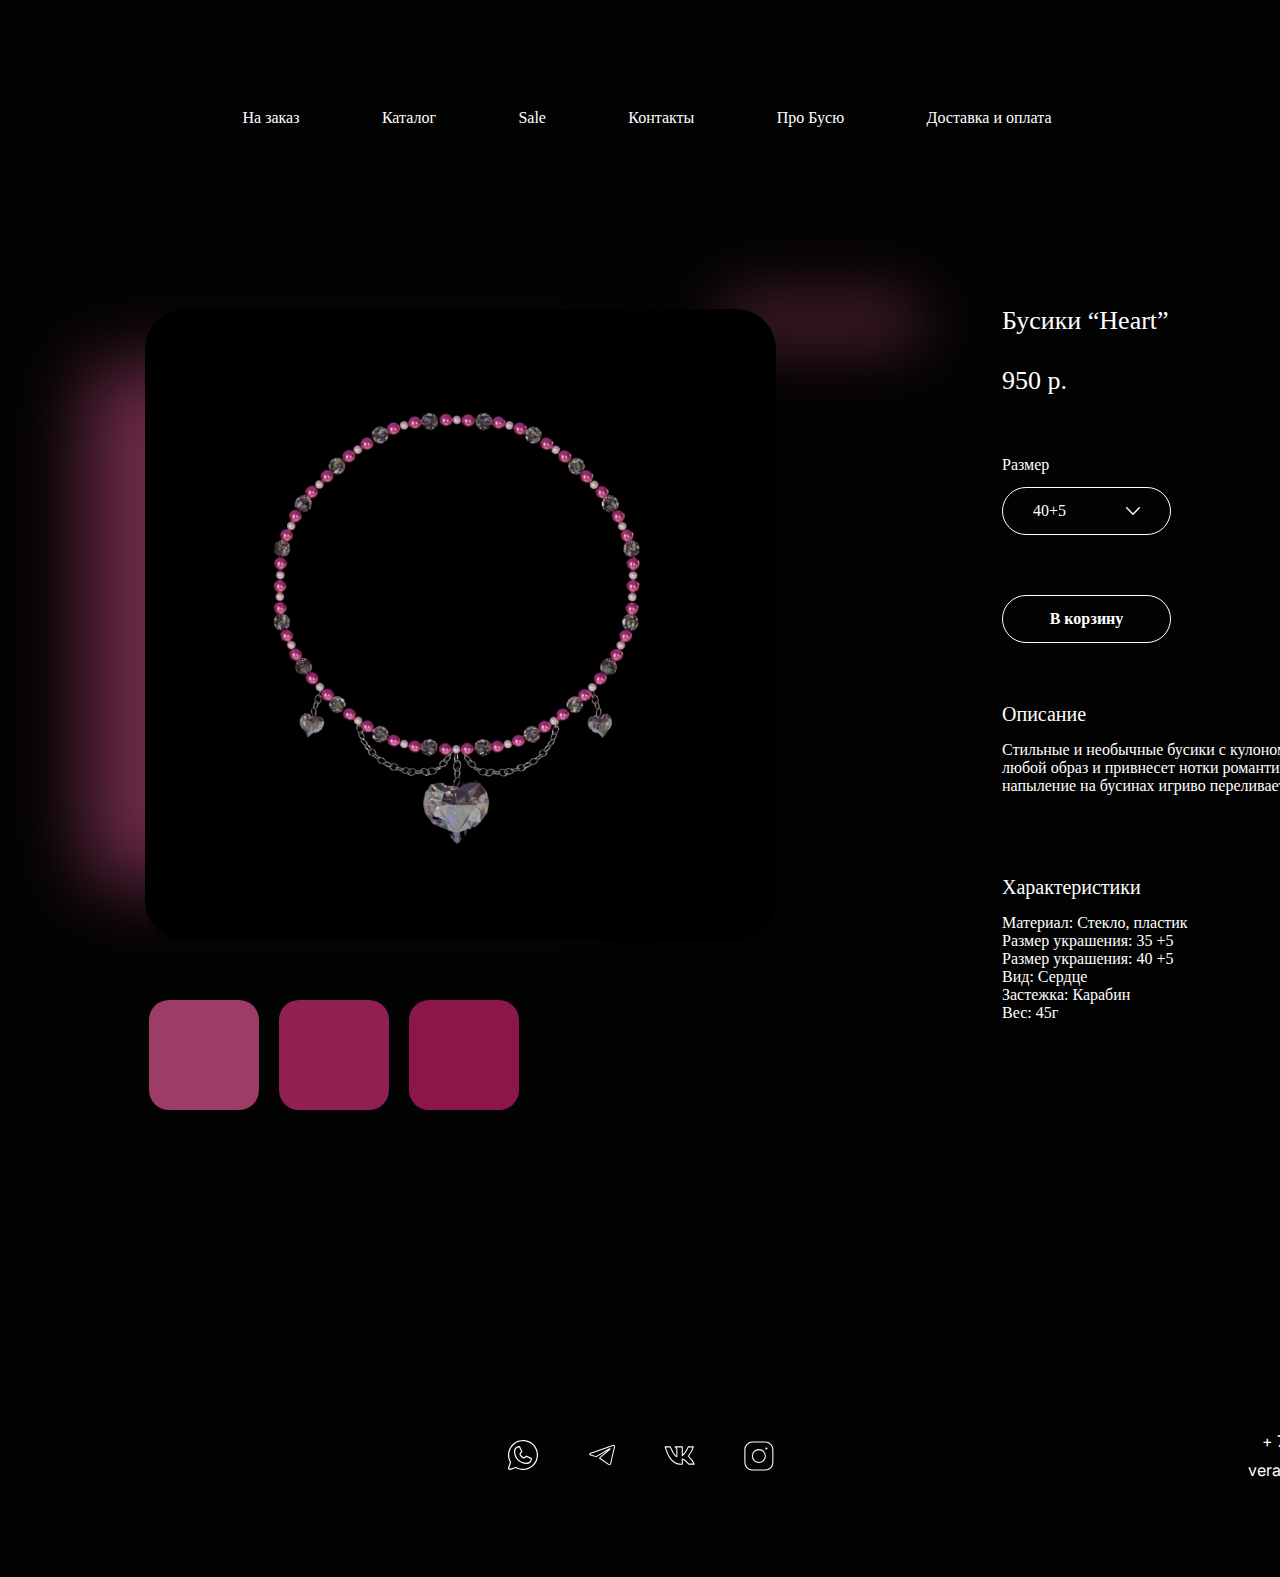
<file: stranitsa_tovara_40_5.html>
<!DOCTYPE html>
<html>
  <head>
    <meta charset="utf-8" />
    <meta name="viewport" content="initial-scale=1, width=device-width" />

    <link rel="stylesheet" href="./global.css" />
    <link rel="stylesheet" href="./stranitsa_tovara_40_5.css" />
    <link
      rel="stylesheet"
      href="https://fonts.googleapis.com/css2?family=Inter:wght@400&display=swap"
    />

    <style>
      @font-face {
        :font-family: "Cascadia Code";
        src: url("CascadiaCode-Light.otf");
        font-weight: 300;
      }
      @font-face {
        :font-family: "Cascadia Code PL";
        src: url("CascadiaCodePL-SemiBold.otf");
        font-weight: 600;
      }
      @font-face {
        :font-family: "Cascadia Code PL";
        src: url("CascadiaCodePL-Light.otf");
        font-weight: 300;
      }
      @font-face {
        :font-family: "Cascadia Code PL";
        src: url("CascadiaCodePL-Regular.otf");
        font-weight: 400;
      }
    </style>
  </head>
  <body>
    <div class="div32">
      <header class="header2">
        <button class="button9" id="button">
          <img class="icon13" alt="" src="./public/1.svg" />
        </button>
        <button class="button10" id="button1">
          <img class="vector-icon8" alt="" src="./public/vector.svg" />
        </button>
        <nav class="nav2">
          <div class="div33" id="text">На заказ</div>
          <div class="div33" id="text1">Каталог</div>
          <div class="div33" id="saleText">Sale</div>
          <div class="div33" id="text2">Контакты</div>
          <div class="div33" id="text3">Про Бусю</div>
          <div class="div33" id="text4">Доставка и оплата</div>
        </nav>
      </header>
      <img class="child8" alt="" src="./public/rectangle-102.svg" />

      <img class="icon14" alt="" src="./public/3.svg" />

      <section class="section3">
        <div class="div38">
          <h1 class="heart">Бусики “Heart”</h1>
          <h1 class="h14">950 р.</h1>
        </div>
        <div class="div39">
          <div class="div40">Размер</div>
          <button class="button11" id="button2">
            <div class="div41">40+5</div>
            <img class="vector-icon9" alt="" src="./public/vector3.svg" />
          </button>
        </div>
        <div class="div42">
          <button class="button12" id="button3">
            <div class="div43">В корзину</div>
          </button>
        </div>
        <div class="div44">
          <h3 class="h3">Описание</h3>
          <h5 class="h56">
            Стильные и необычные бусики с кулоном в форме сердца, дополнит любой
            образ и привнесет нотки романтики и нежности. Металлическое
            напыление на бусинах игриво переливается на солнце и подсветит лицо.
          </h5>
        </div>
        <div class="div45">
          <h3 class="h3">Характеристики</h3>
          <h5 class="h56">
            <p class="p2">Материал: Стекло, пластик</p>
            <p class="p2">Размер украшения: 35 +5</p>
            <p class="p2">Размер украшения: 40 +5</p>
            <p class="p2">Вид: Сердце</p>
            <p class="p2">Застежка: Карабин</p>
            <p class="p2">Вес: 45г</p>
          </h5>
        </div>
      </section>
      <section class="section4">
        <img class="child9" alt="" src="./public/rectangle-41@2x.png" />

        <div class="div46">
          <div class="rectangle-div"></div>
          <div class="child10"></div>
          <div class="child11"></div>
        </div>
      </section>
      <footer class="footer2">
        <button class="button13" id="button4">
          <img class="icon13" alt="" src="./public/1.svg" />
        </button>
        <div class="div47">
          <h5 class="h58">+ 7 985-331-44-72</h5>
          <h5 class="h58">veratrop@gmail.com</h5>
        </div>
        <div class="div48">
          <button class="whats-up2" id="whatsUp">
            <img class="vector-icon10" alt="" src="./public/vector1.svg" />
          </button>
          <button class="whats-up2" id="telegram">
            <img class="vector-icon11" alt="" src="./public/vector11.svg" />
          </button>
          <button class="whats-up2" id="vk">
            <img class="vector-icon12" alt="" src="./public/vector2.svg" />
          </button>
          <button class="instagram2" id="instagram">
            <img class="icon16" alt="" src="./public/11.svg" />

            <div class="instagram-inner"></div>
          </button>
        </div>
      </footer>
    </div>

    <script>
      var button = document.getElementById("button");
      if (button) {
        button.addEventListener("click", function (e) {
          window.location.href = "./index.html";
        });
      }
      
      var button1 = document.getElementById("button1");
      if (button1) {
        button1.addEventListener("click", function (e) {
          window.location.href = "./korzina.html";
        });
      }
      
      var text = document.getElementById("text");
      if (text) {
        text.addEventListener("click", function (e) {
          window.location.href = "./na_zakaz.html";
        });
      }
      
      var text1 = document.getElementById("text1");
      if (text1) {
        text1.addEventListener("click", function (e) {
          window.location.href = "./katalog_vse.html";
        });
      }
      
      var saleText = document.getElementById("saleText");
      if (saleText) {
        saleText.addEventListener("click", function (e) {
          window.location.href = "./katalog_sale.html";
        });
      }
      
      var text2 = document.getElementById("text2");
      if (text2) {
        text2.addEventListener("click", function (e) {
          window.location.href = "./index.html";
        });
      }
      
      var text3 = document.getElementById("text3");
      if (text3) {
        text3.addEventListener("click", function (e) {
          window.location.href = "./pro_busu.html";
        });
      }
      
      var text4 = document.getElementById("text4");
      if (text4) {
        text4.addEventListener("click", function (e) {
          window.location.href = "./dostavka_oplata.html";
        });
      }
      
      var button2 = document.getElementById("button2");
      if (button2) {
        button2.addEventListener("click", function (e) {
          window.location.href = "./stranitsa_tovara_vipalo.html";
        });
      }
      
      var button3 = document.getElementById("button3");
      if (button3) {
        button3.addEventListener("click", function (e) {
          window.location.href = "./korzina.html";
        });
      }
      
      var button4 = document.getElementById("button4");
      if (button4) {
        button4.addEventListener("click", function (e) {
          window.location.href = "./index.html";
        });
      }
      
      var whatsUp = document.getElementById("whatsUp");
      if (whatsUp) {
        whatsUp.addEventListener("click", function () {
          window.open("https://www.whatsapp.com/?lang=ru_RU");
        });
      }
      
      var telegram = document.getElementById("telegram");
      if (telegram) {
        telegram.addEventListener("click", function () {
          window.open("https://t.me/impoisoned");
        });
      }
      
      var vk = document.getElementById("vk");
      if (vk) {
        vk.addEventListener("click", function () {
          window.open("https://vk.com/verarevella");
        });
      }
      
      var instagram = document.getElementById("instagram");
      if (instagram) {
        instagram.addEventListener("click", function () {
          window.open("https://instagram.com/pheylli?igshid=YTQwZjQ0NmI0OA==");
        });
      }
      </script>
  </body>
</html>
</file>
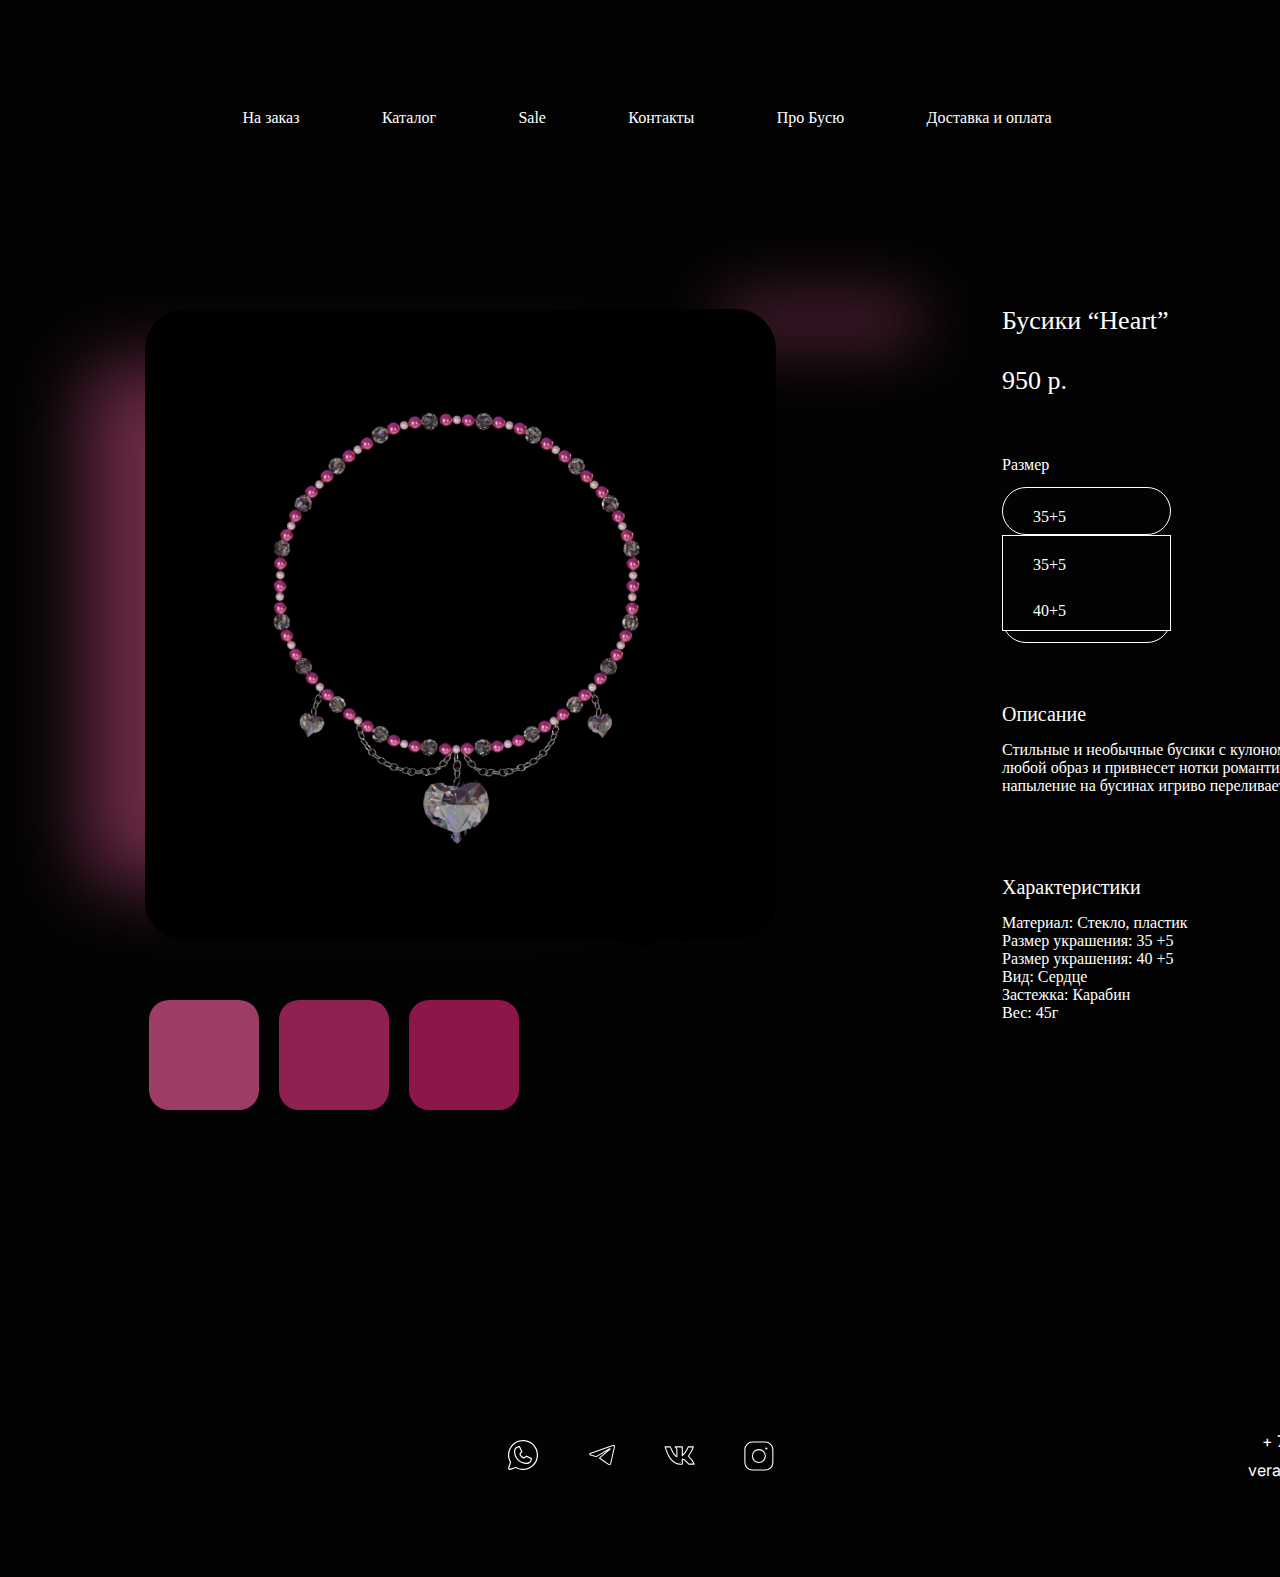
<file: stranitsa_tovara_vipalo.html>
<!DOCTYPE html>
<html>
  <head>
    <meta charset="utf-8" />
    <meta name="viewport" content="initial-scale=1, width=device-width" />

    <link rel="stylesheet" href="./global.css" />
    <link rel="stylesheet" href="./stranitsa_tovara_vipalo.css" />
    <link
      rel="stylesheet"
      href="https://fonts.googleapis.com/css2?family=Inter:wght@400&display=swap"
    />

    <style>
      @font-face {
        :font-family: "Cascadia Code";
        src: url("CascadiaCode-Light.otf");
        font-weight: 300;
      }
      @font-face {
        :font-family: "Cascadia Code PL";
        src: url("CascadiaCodePL-SemiBold.otf");
        font-weight: 600;
      }
      @font-face {
        :font-family: "Cascadia Code PL";
        src: url("CascadiaCodePL-Light.otf");
        font-weight: 300;
      }
      @font-face {
        :font-family: "Cascadia Code PL";
        src: url("CascadiaCodePL-Regular.otf");
        font-weight: 400;
      }
    </style>
  </head>
  <body>
    <div class="div49">
      <header class="header3">
        <button class="button14" id="button">
          <img class="icon17" alt="" src="./public/1.svg" />
        </button>
        <button class="button15" id="button1">
          <img class="vector-icon13" alt="" src="./public/vector.svg" />
        </button>
        <nav class="nav3">
          <div class="div50" id="text">На заказ</div>
          <div class="div50" id="text1">Каталог</div>
          <div class="div50" id="saleText">Sale</div>
          <div class="div50" id="text2">Контакты</div>
          <div class="div50" id="text3">Про Бусю</div>
          <div class="div50" id="text4">Доставка и оплата</div>
        </nav>
      </header>
      <img class="child12" alt="" src="./public/rectangle-102.svg" />

      <img class="icon18" alt="" src="./public/3.svg" />

      <section class="section5">
        <div class="div55">
          <h1 class="heart1">Бусики “Heart”</h1>
          <h1 class="h15">950 р.</h1>
        </div>
        <div class="div56">
          <button class="button16" id="button2">
            <div class="div57">В корзину</div>
          </button>
        </div>
        <div class="div58">Размер</div>
        <div class="div59">
          <button class="button17">
            <div class="div60">35+5</div>
          </button>
        </div>
        <div class="div61">
          <button class="button18" id="button4">
            <div class="div60">40+5</div>
          </button>
          <button class="button19" id="button5">
            <div class="div60">35+5</div>
          </button>
        </div>
        <button class="button20"></button>
        <div class="div64">
          <h3 class="h32">Описание</h3>
          <h5 class="h59">
            Стильные и необычные бусики с кулоном в форме сердца, дополнит любой
            образ и привнесет нотки романтики и нежности. Металлическое
            напыление на бусинах игриво переливается на солнце и подсветит лицо.
          </h5>
        </div>
        <div class="div65">
          <h3 class="h32">Характеристики</h3>
          <h5 class="h59">
            <p class="p8">Материал: Стекло, пластик</p>
            <p class="p8">Размер украшения: 35 +5</p>
            <p class="p8">Размер украшения: 40 +5</p>
            <p class="p8">Вид: Сердце</p>
            <p class="p8">Застежка: Карабин</p>
            <p class="p8">Вес: 45г</p>
          </h5>
        </div>
      </section>
      <section class="section6">
        <img class="child13" alt="" src="./public/rectangle-41@2x.png" />

        <div class="div66">
          <div class="child14"></div>
          <div class="child15"></div>
          <div class="child16"></div>
        </div>
      </section>
      <footer class="footer3">
        <button class="button21" id="button7">
          <img class="icon17" alt="" src="./public/1.svg" />
        </button>
        <div class="div67">
          <h5 class="h511">+ 7 985-331-44-72</h5>
          <h5 class="h511">veratrop@gmail.com</h5>
        </div>
        <div class="div68">
          <button class="whats-up3" id="whatsUp">
            <img class="vector-icon14" alt="" src="./public/vector1.svg" />
          </button>
          <button class="whats-up3" id="telegram">
            <img class="vector-icon15" alt="" src="./public/vector11.svg" />
          </button>
          <button class="whats-up3" id="vk">
            <img class="vector-icon16" alt="" src="./public/vector2.svg" />
          </button>
          <button class="instagram3" id="instagram">
            <img class="icon20" alt="" src="./public/11.svg" />

            <div class="instagram-child1"></div>
          </button>
        </div>
      </footer>
    </div>

    <script>
      var button = document.getElementById("button");
      if (button) {
        button.addEventListener("click", function (e) {
          window.location.href = "./index.html";
        });
      }
      
      var button1 = document.getElementById("button1");
      if (button1) {
        button1.addEventListener("click", function (e) {
          window.location.href = "./korzina.html";
        });
      }
      
      var text = document.getElementById("text");
      if (text) {
        text.addEventListener("click", function (e) {
          window.location.href = "./na_zakaz.html";
        });
      }
      
      var text1 = document.getElementById("text1");
      if (text1) {
        text1.addEventListener("click", function (e) {
          window.location.href = "./katalog_vse.html";
        });
      }
      
      var saleText = document.getElementById("saleText");
      if (saleText) {
        saleText.addEventListener("click", function (e) {
          window.location.href = "./katalog_sale.html";
        });
      }
      
      var text2 = document.getElementById("text2");
      if (text2) {
        text2.addEventListener("click", function (e) {
          window.location.href = "./index.html";
        });
      }
      
      var text3 = document.getElementById("text3");
      if (text3) {
        text3.addEventListener("click", function (e) {
          window.location.href = "./pro_busu.html";
        });
      }
      
      var text4 = document.getElementById("text4");
      if (text4) {
        text4.addEventListener("click", function (e) {
          window.location.href = "./dostavka_oplata.html";
        });
      }
      
      var button2 = document.getElementById("button2");
      if (button2) {
        button2.addEventListener("click", function (e) {
          window.location.href = "./korzina.html";
        });
      }
      
      var button4 = document.getElementById("button4");
      if (button4) {
        button4.addEventListener("click", function (e) {
          window.location.href = "./stranitsa_tovara_40_5.html";
        });
      }
      
      var button5 = document.getElementById("button5");
      if (button5) {
        button5.addEventListener("click", function (e) {
          window.location.href = "./stranitsa_tovara_35_5.html";
        });
      }
      
      var button7 = document.getElementById("button7");
      if (button7) {
        button7.addEventListener("click", function (e) {
          window.location.href = "./index.html";
        });
      }
      
      var whatsUp = document.getElementById("whatsUp");
      if (whatsUp) {
        whatsUp.addEventListener("click", function () {
          window.open("https://www.whatsapp.com/?lang=ru_RU");
        });
      }
      
      var telegram = document.getElementById("telegram");
      if (telegram) {
        telegram.addEventListener("click", function () {
          window.open("https://t.me/impoisoned");
        });
      }
      
      var vk = document.getElementById("vk");
      if (vk) {
        vk.addEventListener("click", function () {
          window.open("https://vk.com/verarevella");
        });
      }
      
      var instagram = document.getElementById("instagram");
      if (instagram) {
        instagram.addEventListener("click", function () {
          window.open("https://instagram.com/pheylli?igshid=YTQwZjQ0NmI0OA==");
        });
      }
      </script>
  </body>
</html>
</file>
<file: global.css>
body {
  margin: 0;
  line-height: normal;
}

:root {
  /* fonts */
  --font-inter: Inter;
  --font-cascadia-code-pl: "Cascadia Code PL";
  --font-cascadia-code: "Cascadia Code";

  /* font sizes */
  --font-size-base: 16px;
  --font-size-7xl: 26px;
  --font-size-xl: 20px;

  /* Colors */
  --color-gray-100: #030303;
  --color-gray-200: rgba(255, 255, 255, 0.5);
  --color-gainsboro: rgba(217, 217, 217, 0);
  --color-white: #fff;
  --color-palevioletred-100: #9d3d67;
  --color-palevioletred-200: #8f2051;
  --color-palevioletred-300: rgba(157, 61, 103, 0.5);
  --color-mediumvioletred: #8c164a;

  /* Gaps */
  --gap-5xl: 24px;
  --gap-4xs: 9px;

  /* Paddings */
  --padding-xl: 20px;
  --padding-11xl: 30px;
  --padding-2xl: 21px;

  /* Border radiuses */
  --br-81xl: 100px;
  --br-21xl: 40px;
  --br-xl: 20px;
}
</file>
<file: index.css>
.icon {
  position: absolute;
  top: 0;
  left: 0;
  width: 1728px;
  height: 1118px;
  object-fit: cover;
}
.button,
.icon1 {
  position: absolute;
  bottom: 29.8px;
  left: 34.5px;
  width: 79.2px;
  height: 39.6px;
}
.button {
  cursor: pointer;
  border: 0;
  padding: 0;
  background-color: var(--color-gainsboro);
  height: 98.08%;
  width: 9.18%;
  top: 1.92%;
  right: 90.82%;
  bottom: 0;
  left: 0;
}
.button1,
.vector-icon {
  position: absolute;
  top: 37px;
  right: 49px;
  width: 27px;
  height: 29.9px;
}
.button1 {
  cursor: pointer;
  border: 0;
  padding: 0;
  background-color: var(--color-gainsboro);
  height: 100%;
  width: 7.75%;
  top: 0;
  right: 0;
  bottom: 0;
  left: 92.25%;
}
.sale {
  position: relative;
  font-weight: 300;
  cursor: pointer;
}
.header,
.nav {
  position: absolute;
}
.nav {
  margin: 0;
  top: 50px;
  left: 401.5px;
  width: 809px;
  display: flex;
  flex-direction: row;
  align-items: center;
  justify-content: space-between;
  text-align: center;
  font-size: var(--font-size-base);
  color: var(--color-white);
  font-family: var(--font-cascadia-code);
}
.header {
  top: 63px;
  left: calc(50% - 799.5px);
  width: 1612.5px;
  height: 104px;
}
.div7,
.h5 {
  position: relative;
}
.h5 {
  margin: 0;
  font-size: inherit;
  font-weight: 300;
  font-family: inherit;
  display: inline-block;
  width: 216px;
  height: 19px;
  flex-shrink: 0;
}
.div7 {
  font-size: var(--font-size-base);
  font-weight: 600;
  font-family: var(--font-cascadia-code-pl);
  color: var(--color-white);
  text-align: center;
}
.button2 {
  cursor: pointer;
  border: 1px solid var(--color-white);
  padding: var(--padding-xl) var(--padding-11xl);
  background-color: transparent;
  border-radius: var(--br-81xl);
  box-sizing: border-box;
  width: 213px;
  height: 48px;
  overflow: hidden;
  flex-shrink: 0;
  display: flex;
  flex-direction: row;
  align-items: center;
  justify-content: center;
}
.div6,
.h1 {
  position: absolute;
}
.div6 {
  top: calc(50% - 1239px);
  left: calc(50% - 765px);
  width: 1529px;
  display: flex;
  flex-direction: row;
  align-items: center;
  justify-content: space-between;
}
.h1 {
  margin: 0;
  top: 0;
  left: 45.58%;
  font-size: inherit;
  font-weight: 300;
  font-family: inherit;
}
.child,
.inner,
.item,
.rectangle-icon {
  position: absolute;
  top: -100px;
  left: -84px;
  border-radius: var(--br-21xl);
  width: 586px;
  height: 519px;
}
.inner,
.item,
.rectangle-icon {
  left: 479px;
  width: 602px;
}
.inner,
.rectangle-icon {
  left: 1058px;
  width: 586px;
}
.rectangle-icon {
  top: -254px;
  left: 553px;
  width: 454px;
  height: 242px;
}
.div8 {
  position: absolute;
  top: 148px;
  left: 0;
  width: 1560px;
  height: 319px;
}
.h51,
.h52,
.h53 {
  margin: 0;
  font-size: inherit;
  font-weight: 300;
  font-family: inherit;
  cursor: pointer;
}
.h51 {
  position: absolute;
  bottom: 0;
  left: 0;
}
.h52,
.h53 {
  top: 0;
}
.h52 {
  position: absolute;
  left: 46.57%;
}
.h53 {
  left: 92.38%;
}
.child1,
.div9,
.h53 {
  position: absolute;
}
.div9 {
  top: 497px;
  left: 172.5px;
  width: 1233.5px;
  height: 19px;
  text-align: left;
  font-size: var(--font-size-base);
}
.child1 {
  right: 74.8%;
  left: -0.98%;
}
.child1,
.child2,
.child3 {
  height: 110.24%;
  width: 26.18%;
  top: -3.41%;
  bottom: -6.83%;
  border-radius: var(--br-21xl);
  max-width: 100%;
  overflow: hidden;
  max-height: 100%;
  object-fit: cover;
  cursor: pointer;
}
.child2 {
  position: absolute;
  right: 36.91%;
  left: 36.91%;
}
.child3 {
  right: -0.98%;
  left: 74.8%;
}
.button3,
.child3,
.div10 {
  position: absolute;
}
.div10 {
  top: 161px;
  left: 16px;
  width: 1528px;
  height: 293px;
}
.button3 {
  cursor: pointer;
  border: 1px solid var(--color-white);
  padding: var(--padding-xl) var(--padding-11xl);
  background-color: transparent;
  top: calc(50% + 284px);
  left: calc(50% - 85px);
  border-radius: var(--br-81xl);
  box-sizing: border-box;
  width: 169px;
  height: 48px;
  overflow: hidden;
  display: flex;
  flex-direction: row;
  align-items: center;
  justify-content: center;
}
.section {
  position: absolute;
  top: 1369px;
  left: 84px;
  width: 1560px;
  height: 664px;
  text-align: center;
  font-size: var(--font-size-7xl);
  color: var(--color-white);
  font-family: var(--font-cascadia-code);
}
.child4,
.icon2 {
  border-radius: var(--br-21xl);
  max-width: 100%;
  overflow: hidden;
  max-height: 100%;
  /*margin-left: auto;
  margin-right: auto;
  display: block; */
}
.icon2 {
  position: absolute;
  height: 119.38%;
  width: 100%;
  /*top: 0,21%;*/
  top: 10%;
  right: -15.65%; 
  bottom: -19.6%;
  /*left: 15.65%;*/
  left: 0;
}
.child4 {
  height: 28.71%;
  width: 18.04%;
  top: -10.44%;
  right: 40.98%;
  bottom: 81.73%;
  left: 40.98%;
}
.child4,
.div12,
.h11 {
  position: absolute;
}
.div12 {
  top: calc(50% - 421.5px);
  left: calc(50% - 1258.5px);
  width: 2517px;
  height: 843px;
}
.h11 {
  margin: 0;
  top: 2.14%;
  left: 46.03%;
  font-size: inherit;
  font-weight: 300;
  font-family: inherit;
}
.frame,
.icon3,
.icon4 {
  position: absolute;
  top: 0;
  overflow: hidden;
}
.icon3 {
  height: 90.42%;
  width: 100%;
  right: -59.76%;
  bottom: 9.58%;
  left: 59.76%;
  border-radius: var(--br-21xl);
  max-width: 100%;
  max-height: 100%;
  object-fit: cover;
}
.frame,
.icon4 {
  left: 0;
  width: 410px;
  height: 626px;
}
.icon4 {
  height: 87.22%;
  width: 100%;
  top: 12.78%;
  right: 0;
  bottom: 0;
  border-radius: var(--br-21xl);
  max-width: 100%;
  max-height: 100%;
  object-fit: cover;
}
.frame1 {
  top: 0;
  left: 453px;
  width: 410px;
  height: 626px;
}
.frame1,
.frame2,
.icon5,
.icon6 {
  position: absolute;
  overflow: hidden;
}
.icon5 {
  height: 90.71%;
  width: 100%;
  top: 0;
  right: 0;
  bottom: 9.29%;
  left: 0;
  border-radius: var(--br-21xl);
  max-width: 100%;
  max-height: 100%;
  object-fit: cover;
}
.frame2,
.icon6 {
  top: 1px;
  left: 906px;
  width: 410px;
  height: 624px;
}
.icon6 {
  height: 89.39%;
  width: 100%;
  top: 10.61%;
  right: 0;
  bottom: 0;
  left: 0;
  border-radius: var(--br-21xl);
  max-width: 100%;
  max-height: 100%;
  object-fit: cover;
}
.frame3 {
  top: 2px;
  left: 1359px;
  width: 410px;
  height: 622px;
}
.frame3,
.frame4,
.icon7 {
  position: absolute;
  overflow: hidden;
}
.icon7 {
  height: 90.71%;
  width: 100%;
  top: 0;
  right: 0;
  bottom: 9.29%;
  left: 0;
  border-radius: var(--br-21xl);
  max-width: 100%;
  max-height: 100%;
  object-fit: cover;
}
.frame4 {
  top: 1px;
  left: 1812px;
  width: 410px;
  height: 624px;
}
.section1,
.section2 {
  position: absolute;
  top: calc(50% - 230.5px);
  left: calc(50% - 1109.5px);
  width: 2222px;
  height: 626px;
  text-align: center;
}
.section1 {
  top: calc(50% + 137px);
  left: calc(50% - 1258px);
  width: 2517px;
  height: 843px;
  text-align: center;
  font-size: var(--font-size-7xl);
  color: var(--color-white);
  font-family: var(--font-cascadia-code);
}
.child5 {
  position: absolute;
  height: 30.44%;
  width: 26.27%;
  top: 4.91%;
  right: 36.86%;
  bottom: 64.65%;
  left: 36.86%;
  border-radius: var(--br-21xl);
  max-width: 100%;
  overflow: hidden;
  max-height: 100%;
}
.div14,
.h12 {
  font-weight: 300;
  font-family: var(--font-cascadia-code);
  color: var(--color-white);
  text-align: center;
}
.h12 {
  margin: 0;
  position: absolute;
  top: 18.24%;
  left: 46.47%;
  font-size: var(--font-size-7xl);
}
.div14 {
  position: relative;
  font-size: var(--font-size-base);
  display: inline-block;
  width: 509.7px;
}
.div13,
.frame-input {
  flex-direction: column;
}
.div13 {
  position: absolute;
  top: 315px;
  left: 608.6px;
  width: 510.7px;
  overflow: hidden;
  display: flex;
  align-items: center;
  justify-content: center;
}
.frame-input {
  font-weight: 300;
  font-family: var(--font-cascadia-code);
  font-size: var(--font-size-base);
}
.child6,
.frame-input {
  border: 1px solid var(--color-white);
  background-color: transparent;
  border-radius: var(--br-81xl);
  box-sizing: border-box;
  width: 421px;
  height: 48px;
  overflow: hidden;
  flex-shrink: 0;
  display: flex;
  align-items: flex-start;
  justify-content: space-between;
  padding: var(--padding-xl) var(--padding-11xl);
}
.child6,
.div15,
.input {
  flex-direction: column;
}
.div15 {
  position: absolute;
  top: calc(50% - 1.5px);
  left: calc(50% - 248px);
  width: 496px;
  display: none;
  align-items: center;
  justify-content: flex-start;
  gap: 25px;
}
.input {
  border: 0;
  font-weight: 300;
  font-family: var(--font-cascadia-code);
  font-size: var(--font-size-base);
  background-color: var(--color-gray-200);
  top: 24px;
  left: calc(50% - 210.5px);
  border-radius: var(--br-81xl);
  width: 421px;
  height: 48px;
  overflow: hidden;
  display: flex;
  align-items: flex-start;
  justify-content: space-between;
  padding: var(--padding-xl) var(--padding-11xl);
  box-sizing: border-box;
}
.div17,
.email,
.input {
  position: absolute;
}
.div17 {
  top: 102px;
  left: 44px;
  width: 421px;
  height: 72px;
}
.email {
  top: 0;
  left: calc(50% - 180.5px);
  font-size: var(--font-size-base);
  font-family: var(--font-cascadia-code-pl);
  color: var(--color-white);
  text-align: left;
}
.div19 {
  top: 0;
  left: 44px;
  width: 421px;
  height: 72px;
}
.button4,
.div16,
.div19 {
  position: absolute;
}
.div16 {
  top: 413px;
  left: calc(50% - 255px);
  width: 510px;
  height: 174px;
}
.button4 {
  cursor: pointer;
  border: 1px solid var(--color-white);
  padding: var(--padding-xl) var(--padding-11xl);
  background-color: transparent;
  top: 647px;
  left: 773px;
  border-radius: var(--br-81xl);
  box-sizing: border-box;
  width: 169px;
  height: 48px;
  overflow: hidden;
  display: flex;
  flex-direction: row;
  align-items: center;
  justify-content: center;
}
.button4:hover {
  background-color: var(--color-palevioletred-300);
}
.button4:focus {
  background-color: var(--color-palevioletred-300);
}
.button5,
.form {
  position: absolute;
}
.form {
  top: calc(50% + 1138px);
  left: calc(50% - 864px);
  width: 1728px;
  height: 795px;
}
.button5 {
  cursor: pointer;
  border: 0;
  padding: 0;
  background-color: var(--color-gainsboro);
  height: 100%;
  width: 9.46%;
  top: 0;
  right: 90.54%;
  bottom: 0;
  left: 0;
}
.veratropgmailcom {
  margin: 0;
  position: relative;
  font-size: inherit;
  font-weight: 400;
  font-family: inherit;
}
.div21 {
  position: absolute;
  top: 28px;
  left: 1409px;
  width: 156px;
  height: 47px;
  display: flex;
  flex-direction: column;
  align-items: flex-end;
  justify-content: flex-start;
  gap: var(--gap-4xs);
}
.vector-icon1 {
  position: absolute;
  bottom: 12px;
  left: calc(50% - 16.4px);
  width: 30px;
  height: 30px;
}
.whats-up {
  cursor: pointer;
  border: 0;
  padding: 0;
  background-color: var(--color-gainsboro);
  flex: 1;
  position: relative;
  height: 55px;
}
.vector-icon2 {
  position: absolute;
  bottom: 15.9px;
  left: calc(50% - 15px);
  width: 27.8px;
  height: 22.2px;
}
.icon9,
.vector-icon3 {
  position: absolute;
  bottom: 17px;
  left: calc(50% - 18.3px);
  width: 31.1px;
  height: 18.9px;
}
.icon9 {
  bottom: 11.4px;
  left: calc(50% - 16.3px);
  width: 30px;
  height: 30px;
}
.instagram-child {
  position: absolute;
  top: 0;
  left: 0;
  background-color: var(--color-gainsboro);
  width: 55px;
  height: 55px;
}
.instagram {
  cursor: pointer;
  border: 0;
  padding: 0;
  background-color: transparent;
  flex: 1;
  position: relative;
  height: 55px;
}
.div22 {
  position: absolute;
  height: 53.92%;
  width: 18.59%;
  top: 23.53%;
  right: 39.42%;
  bottom: 22.55%;
  left: 41.98%;
  display: flex;
  flex-direction: row;
  align-items: center;
  justify-content: flex-start;
  gap: var(--gap-5xl);
}
.div,
.footer {
  text-align: left;
  font-size: var(--font-size-base);
  color: var(--color-white);
}
.footer {
  position: absolute;
  bottom: 72px;
  left: calc(50% - 800px);
  width: 1565px;
  height: 102px;
  font-family: var(--font-inter);
}
.div {
  position: relative;
  background-color: var(--color-gray-100);
  width: 100%;
  height: 4428px;
  overflow: hidden;
  font-family: var(--font-cascadia-code);
}
.icon57 {
  position: centure;
  max-width: 100%;
  overflow: hidden;
  max-height: 100%;
}
</file>
<file: dastavka_oplata.css>
.button66,
.icon60 {
  position: absolute;
  bottom: 29.8px;
  left: 34.5px;
  width: 79.2px;
  height: 39.6px;
}
.button66 {
  cursor: pointer;
  border: 0;
  padding: 0;
  background-color: var(--color-gainsboro);
  height: 98.08%;
  width: 9.18%;
  top: 1.92%;
  right: 90.82%;
  bottom: 0;
  left: 0;
}
.button67,
.vector-icon50 {
  position: absolute;
  top: 37px;
  right: 49px;
  width: 27px;
  height: 29.9px;
}
.button67 {
  cursor: pointer;
  border: 0;
  padding: 0;
  background-color: var(--color-gainsboro);
  height: 100%;
  width: 7.75%;
  top: 0;
  right: 0;
  bottom: 0;
  left: 92.25%;
}
.div230 {
  position: relative;
  font-weight: 300;
  cursor: pointer;
}
.nav12 {
  margin: 0;
  position: absolute;
  top: 50px;
  left: 401.5px;
  width: 809px;
  display: flex;
  flex-direction: row;
  align-items: center;
  justify-content: space-between;
  text-align: center;
  font-size: var(--font-size-base);
  color: var(--color-white);
  font-family: var(--font-cascadia-code);
}
.header12 {
  position: absolute;
  top: 59px;
  left: calc(50% - 798px);
  width: 1612.5px;
  height: 104px;
}
.child83 {
  position: absolute;
  height: 9.84%;
  width: 30.84%;
  top: 5.73%;
  right: 34.55%;
  bottom: 84.42%;
  left: 34.61%;
  border-radius: var(--br-21xl);
  max-width: 100%;
  overflow: hidden;
  max-height: 100%;
}
.h113 {
  margin: 0;
  top: 10.04%;
  left: 42.53%;
  font-size: inherit;
  font-weight: 300;
  font-family: inherit;
}
.div236,
.h113,
.icon61 {
  position: absolute;
}
.div236 {
  top: 0;
  left: calc(50% - 272px);
  display: inline-block;
  width: 544px;
}
.icon61 {
  height: 71.39%;
  top: -6.1%;
  bottom: 34.7%;
  left: calc(50% - 209px);
  max-height: 100%;
  width: 419px;
}
.p27 {
  margin: 0;
  font-family: var(--font-cascadia-code);
}
.p27,
.span3 {
  font-weight: 300;
}
.span4 {
  font-family: var(--font-cascadia-code-pl);
}
.p28,
.span5 {
  font-family: var(--font-cascadia-code);
}
.span5 {
  font-weight: 300;
}
.p28 {
  margin: 0;
}
.li {
  margin-bottom: 0;
}
.ul {
  margin: 0;
  padding-left: var(--padding-2xl);
}
.blank-line6 {
  margin: 0;
  font-weight: 300;
}
.div235,
.div237,
.div239 {
  position: absolute;
  left: calc(50% - 272px);
  width: 544px;
}
.div237 {
  top: 316.8px;
  font-size: inherit;
  display: inline-block;
  height: 247px;
}
.div235,
.div239 {
  font-size: var(--font-size-xl);
  font-family: var(--font-cascadia-code-pl);
}
.div235 {
  top: calc(50% - 812.5px);
  height: 574px;
}
.div239 {
  top: 0;
  display: inline-block;
}
.p29 {
  margin: 0;
}
.div240,
.div243,
.div244,
.div245 {
  position: absolute;
  left: 0;
  font-weight: 300;
  display: inline-block;
}
.div240 {
  top: 316.8px;
  width: 544px;
  height: 18px;
}
.div243,
.div244,
.div245 {
  top: 189px;
  width: 72.4px;
}
.div244,
.div245 {
  top: 126px;
}
.div245 {
  top: 63px;
  width: 51.5px;
}
.div242,
.div246 {
  position: absolute;
  top: 0;
  left: 0;
}
.div246 {
  font-weight: 300;
  display: inline-block;
  width: 31.8px;
}
.div242 {
  width: 72px;
  height: 254px;
}
.div248,
.div249,
.div250 {
  position: absolute;
  top: 189px;
  left: 0;
  font-weight: 300;
  display: inline-block;
  width: 206.2px;
}
.div249,
.div250 {
  top: 126px;
}
.div250 {
  top: 63px;
  width: 123.9px;
}
.div247,
.div251 {
  position: absolute;
  top: 0;
}
.div251 {
  left: 0;
  font-weight: 300;
  display: inline-block;
  width: 51.5px;
}
.div247 {
  left: 95px;
  width: 206.2px;
  height: 254px;
}
.div253,
.div254,
.div255 {
  position: absolute;
  top: 189px;
  left: -0.4px;
  font-weight: 300;
  display: inline-block;
  width: 103.1px;
}
.div254,
.div255 {
  top: 126px;
}
.div255 {
  top: 63px;
  width: 72.4px;
}
.div252,
.div256 {
  position: absolute;
  top: 0;
}
.div256 {
  left: -0.4px;
  font-weight: 300;
  display: inline-block;
  width: 41.7px;
}
.div252 {
  left: 324px;
  width: 103px;
  height: 254px;
}
.div258,
.div259,
.div260 {
  position: absolute;
  top: 189px;
  left: -0.2px;
  font-weight: 300;
  display: inline-block;
  width: 51.5px;
}
.div259,
.div260 {
  top: 126px;
  width: 93.2px;
}
.div260 {
  top: 63px;
  width: 82.3px;
}
.div257,
.div261 {
  position: absolute;
  top: 0;
}
.div261 {
  left: -0.2px;
  font-weight: 300;
  display: inline-block;
  width: 93.2px;
}
.div257 {
  left: 450px;
  width: 93px;
  height: 254px;
}
.child84,
.line-div {
  position: absolute;
  top: 3.5px;
  border-right: 1px solid var(--color-white);
  width: 1px;
  height: 268px;
}
.line-div {
  left: 82.5px;
  box-sizing: border-box;
}
.child84 {
  left: 305.5px;
}
.child84,
.child85,
.child86 {
  box-sizing: border-box;
}
.child85 {
  position: absolute;
  top: 3.5px;
  left: 438.5px;
  border-right: 1px solid var(--color-white);
  width: 1px;
  height: 268px;
}
.child86 {
  top: 35.5px;
  left: -0.5px;
  border-top: 1px solid var(--color-white);
  width: 545px;
  height: 1px;
}
.child86,
.div241,
.icon62 {
  position: absolute;
}
.div241 {
  top: calc(50% + 4px);
  left: calc(50% - 272px);
  width: 544px;
  height: 271px;
  text-align: left;
}
.icon62 {
  height: 56.76%;
  top: -4.85%;
  bottom: 48.09%;
  left: calc(50% - 209px);
  max-height: 100%;
  width: 419px;
}
.div238,
.div262 {
  position: absolute;
  left: calc(50% - 272px);
  width: 544px;
}
.div262 {
  top: 666px;
  font-weight: 300;
  display: inline-block;
  height: 38px;
}
.div238 {
  top: 1274px;
  height: 722px;
  font-size: var(--font-size-base);
}
.button68 {
  cursor: pointer;
  border: 0;
  padding: 0;
  background-color: var(--color-gainsboro);
  position: absolute;
  height: 100%;
  width: 9.46%;
  top: 0;
  right: 90.54%;
  bottom: 0;
  left: 0;
}
.h576 {
  margin: 0;
  position: relative;
  font-size: inherit;
  font-weight: 400;
  font-family: inherit;
}
.div263 {
  position: absolute;
  top: 28px;
  left: 1409px;
  width: 156px;
  height: 47px;
  display: flex;
  flex-direction: column;
  align-items: flex-end;
  justify-content: flex-start;
  gap: var(--gap-4xs);
}
.vector-icon51 {
  position: absolute;
  bottom: 12px;
  left: calc(50% - 16.4px);
  width: 30px;
  height: 30px;
}
.whats-up12 {
  cursor: pointer;
  border: 0;
  padding: 0;
  background-color: var(--color-gainsboro);
  flex: 1;
  position: relative;
  height: 55px;
}
.vector-icon52 {
  position: absolute;
  bottom: 15.9px;
  left: calc(50% - 15px);
  width: 27.8px;
  height: 22.2px;
}
.icon64,
.vector-icon53 {
  position: absolute;
  bottom: 17px;
  left: calc(50% - 18.3px);
  width: 31.1px;
  height: 18.9px;
}
.icon64 {
  bottom: 11.4px;
  left: calc(50% - 16.3px);
  width: 30px;
  height: 30px;
}
.instagram-child10 {
  position: absolute;
  top: 0;
  left: 0;
  background-color: var(--color-gainsboro);
  width: 55px;
  height: 55px;
}
.instagram12 {
  cursor: pointer;
  border: 0;
  padding: 0;
  background-color: transparent;
  flex: 1;
  position: relative;
  height: 55px;
}
.div264 {
  position: absolute;
  height: 53.92%;
  width: 18.59%;
  top: 23.53%;
  right: 39.42%;
  bottom: 22.55%;
  left: 41.98%;
  display: flex;
  flex-direction: row;
  align-items: center;
  justify-content: flex-start;
  gap: var(--gap-5xl);
}
.div229,
.footer11 {
  color: var(--color-white);
}
.footer11 {
  position: absolute;
  bottom: 72px;
  left: calc(50% - 800px);
  width: 1565px;
  height: 102px;
  text-align: left;
  font-size: var(--font-size-base);
  font-family: var(--font-inter);
}
.div229 {
  position: relative;
  background-color: var(--color-gray-100);
  width: 100%;
  height: 2459px;
  overflow: hidden;
  text-align: center;
  font-size: var(--font-size-7xl);
  font-family: var(--font-cascadia-code);
}
</file>
<file: katalog_brasletiki.css>
.button49,
.icon44 {
  position: absolute;
  bottom: 29.8px;
  left: 34.5px;
  width: 79.2px;
  height: 39.6px;
}
.button49 {
  cursor: pointer;
  border: 0;
  padding: 0;
  background-color: var(--color-gainsboro);
  height: 98.08%;
  width: 9.18%;
  top: 1.92%;
  right: 90.82%;
  bottom: 0;
  left: 0;
}
.button50,
.vector-icon38 {
  position: absolute;
  top: 37px;
  right: 49px;
  width: 27px;
  height: 29.9px;
}
.button50 {
  cursor: pointer;
  border: 0;
  padding: 0;
  background-color: var(--color-gainsboro);
  height: 100%;
  width: 7.75%;
  top: 0;
  right: 0;
  bottom: 0;
  left: 92.25%;
}
.div179,
.div180 {
  position: relative;
  font-weight: 300;
}
.div180 {
  cursor: pointer;
}
.header9,
.nav9 {
  position: absolute;
}
.nav9 {
  margin: 0;
  top: 50px;
  left: 401.5px;
  width: 809px;
  display: flex;
  flex-direction: row;
  align-items: center;
  justify-content: space-between;
  text-align: center;
  font-size: var(--font-size-base);
  color: var(--color-white);
  font-family: var(--font-cascadia-code);
}
.header9 {
  top: 64px;
  left: calc(50% - 798px);
  width: 1612.5px;
  height: 104px;
}
.child58 {
  position: absolute;
  height: 12.33%;
  width: 23.15%;
  top: 7.49%;
  right: 38.43%;
  bottom: 80.17%;
  left: 38.43%;
  border-radius: var(--br-21xl);
  max-width: 100%;
  overflow: hidden;
  max-height: 100%;
}
.div185,
.h110 {
  font-weight: 300;
}
.h110 {
  margin: 0;
  position: absolute;
  top: 12.84%;
  left: 46.93%;
  font-size: inherit;
  font-family: inherit;
}
.div185 {
  position: relative;
  font-size: var(--font-size-base);
  font-family: var(--font-cascadia-code);
  color: var(--color-white);
  text-align: center;
}
.button51 {
  cursor: pointer;
  border: 1px solid var(--color-white);
  padding: var(--padding-xl) var(--padding-11xl);
  position: absolute;
  top: 0;
  left: 225px;
  border-radius: var(--br-81xl);
  box-sizing: border-box;
  width: 169px;
  height: 48px;
  display: flex;
  flex-direction: row;
  align-items: center;
  justify-content: center;
}
.button51:hover,
.button52:hover,
.button53:hover,
.sale15:hover {
  background-color: var(--color-palevioletred-300);
}
.button51,
.button52,
.sale15 {
  background-color: transparent;
}
.button52 {
  cursor: pointer;
  border: 1px solid var(--color-white);
  padding: var(--padding-xl) var(--padding-11xl);
  position: absolute;
  top: 0;
  left: 675px;
  border-radius: var(--br-81xl);
  box-sizing: border-box;
  width: 169px;
  height: 48px;
  display: flex;
  flex-direction: row;
  align-items: center;
  justify-content: center;
}
.sale15 {
  left: 900px;
}
.button53,
.button54,
.sale15 {
  cursor: pointer;
  border: 1px solid var(--color-white);
  padding: var(--padding-xl) var(--padding-11xl);
  position: absolute;
  top: 0;
  border-radius: var(--br-81xl);
  box-sizing: border-box;
  width: 169px;
  height: 48px;
  display: flex;
  flex-direction: row;
  align-items: center;
  justify-content: center;
}
.button53 {
  background-color: transparent;
  left: 0;
}
.button54 {
  background-color: var(--color-palevioletred-300);
  left: 450px;
}
.div184 {
  top: 426px;
  left: 330px;
  width: 1069px;
  height: 48px;
}
.div184,
.h553,
.icon45 {
  position: absolute;
}
.icon45 {
  top: -100px;
  left: -83px;
  width: 1728px;
  height: 525px;
}
.h553 {
  left: 63.73%;
}
.h553,
.h554,
.h555 {
  margin: 0;
  top: 0;
  font-size: inherit;
  font-weight: 300;
  font-family: inherit;
  cursor: pointer;
}
.h554 {
  position: absolute;
  left: 31.86%;
}
.h555 {
  left: 0;
}
.div189,
.h555,
.h556 {
  position: absolute;
}
.h556 {
  margin: 0;
  top: 0;
  left: 95.59%;
  font-size: inherit;
  font-weight: 300;
  font-family: inherit;
  cursor: pointer;
}
.div189 {
  top: 384px;
  left: 134px;
  width: 1293px;
  height: 19px;
}
.heart30,
.heart31,
.heart33 {
  margin: 0;
  position: absolute;
  top: 0;
  left: 59.03%;
  font-size: inherit;
  font-weight: 300;
  font-family: inherit;
  cursor: pointer;
}
.heart31,
.heart33 {
  left: 29.51%;
}
.heart33 {
  left: 88.54%;
}
.div190 {
  position: absolute;
  top: 354px;
  left: 83px;
  width: 1396px;
  height: 19px;
}
.child59,
.child60,
.child61,
.child62 {
  position: absolute;
  height: 110.24%;
  width: 21.12%;
  top: -3.41%;
  right: 79.86%;
  bottom: -6.83%;
  left: -0.98%;
  border-radius: var(--br-21xl);
  max-width: 100%;
  overflow: hidden;
  max-height: 100%;
  object-fit: cover;
  cursor: pointer;
}
.child60,
.child61,
.child62 {
  right: 52.91%;
  left: 25.96%;
}
.child61,
.child62 {
  right: 25.96%;
  left: 52.91%;
}
.child62 {
  right: -0.98%;
  left: 79.86%;
}
.div191 {
  position: absolute;
  top: 16px;
  left: 16px;
  width: 1529px;
  height: 293px;
}
.section15,
.section16 {
  position: absolute;
  top: 608px;
  left: 83px;
  width: 1561px;
  height: 403px;
  text-align: left;
  font-size: var(--font-size-base);
  color: var(--color-white);
  font-family: var(--font-cascadia-code);
}
.section16 {
  top: 1096px;
}
.button55 {
  cursor: pointer;
  border: 0;
  padding: 0;
  background-color: var(--color-gainsboro);
  position: absolute;
  height: 100%;
  width: 9.46%;
  top: 0;
  right: 90.54%;
  bottom: 0;
  left: 0;
}
.h561 {
  margin: 0;
  position: relative;
  font-size: inherit;
  font-weight: 400;
  font-family: inherit;
}
.div195 {
  position: absolute;
  top: 28px;
  left: 1409px;
  width: 156px;
  height: 47px;
  display: flex;
  flex-direction: column;
  align-items: flex-end;
  justify-content: flex-start;
  gap: var(--gap-4xs);
}
.vector-icon39 {
  position: absolute;
  bottom: 12px;
  left: calc(50% - 16.4px);
  width: 30px;
  height: 30px;
}
.whats-up9 {
  cursor: pointer;
  border: 0;
  padding: 0;
  background-color: var(--color-gainsboro);
  flex: 1;
  position: relative;
  height: 55px;
}
.vector-icon40 {
  position: absolute;
  bottom: 15.9px;
  left: calc(50% - 15px);
  width: 27.8px;
  height: 22.2px;
}
.icon48,
.vector-icon41 {
  position: absolute;
  bottom: 17px;
  left: calc(50% - 18.3px);
  width: 31.1px;
  height: 18.9px;
}
.icon48 {
  bottom: 11.4px;
  left: calc(50% - 16.3px);
  width: 30px;
  height: 30px;
}
.instagram-child7 {
  position: absolute;
  top: 0;
  left: 0;
  background-color: var(--color-gainsboro);
  width: 55px;
  height: 55px;
}
.instagram9 {
  cursor: pointer;
  border: 0;
  padding: 0;
  background-color: transparent;
  flex: 1;
  position: relative;
  height: 55px;
}
.div196 {
  position: absolute;
  height: 53.92%;
  width: 18.59%;
  top: 23.53%;
  right: 39.42%;
  bottom: 22.55%;
  left: 41.98%;
  display: flex;
  flex-direction: row;
  align-items: center;
  justify-content: flex-start;
  gap: var(--gap-5xl);
}
.div178,
.footer8 {
  text-align: left;
  color: var(--color-white);
}
.footer8 {
  position: absolute;
  bottom: 72px;
  left: calc(50% - 800px);
  width: 1565px;
  height: 102px;
  font-size: var(--font-size-base);
  font-family: var(--font-inter);
}
.div178 {
  position: relative;
  background-color: var(--color-gray-100);
  width: 100%;
  height: 1962px;
  overflow: hidden;
  font-size: var(--font-size-7xl);
  font-family: var(--font-cascadia-code);
}
</file>
<file: katalog_busiki.css>
.button56,
.icon49 {
  position: absolute;
  bottom: 29.8px;
  left: 34.5px;
  width: 79.2px;
  height: 39.6px;
}
.button56 {
  cursor: pointer;
  border: 0;
  padding: 0;
  background-color: var(--color-gainsboro);
  height: 98.08%;
  width: 9.18%;
  top: 1.92%;
  right: 90.82%;
  bottom: 0;
  left: 0;
}
.button57,
.vector-icon42 {
  position: absolute;
  top: 37px;
  right: 49px;
  width: 27px;
  height: 29.9px;
}
.button57 {
  border: 0;
  padding: 0;
  background-color: var(--color-gainsboro);
  height: 100%;
  width: 7.75%;
  top: 0;
  right: 0;
  bottom: 0;
  left: 92.25%;
}
.button57,
.div198 {
  cursor: pointer;
}
.div198,
.div200 {
  position: relative;
  font-weight: 300;
}
.nav10 {
  margin: 0;
  position: absolute;
  top: 50px;
  left: 401.5px;
  width: 809px;
  display: flex;
  flex-direction: row;
  align-items: center;
  justify-content: space-between;
  text-align: center;
  font-size: var(--font-size-base);
  color: var(--color-white);
  font-family: var(--font-cascadia-code);
}
.header10 {
  position: absolute;
  top: 64px;
  left: calc(50% - 798px);
  width: 1612.5px;
  height: 104px;
}
.child67 {
  position: absolute;
  height: 9.88%;
  width: 23.15%;
  top: 5.92%;
  right: 38.43%;
  bottom: 84.2%;
  left: 38.43%;
  border-radius: var(--br-21xl);
  max-width: 100%;
  overflow: hidden;
  max-height: 100%;
}
.div204,
.h111 {
  font-weight: 300;
}
.h111 {
  margin: 0;
  position: absolute;
  top: 10.25%;
  left: 46.93%;
  font-size: inherit;
  font-family: inherit;
}
.div204 {
  position: relative;
  font-size: var(--font-size-base);
  font-family: var(--font-cascadia-code);
  color: var(--color-white);
  text-align: center;
}
.button58,
.button59 {
  position: absolute;
  height: 48px;
}
.button58 {
  cursor: pointer;
  border: 1px solid var(--color-white);
  padding: var(--padding-xl) var(--padding-11xl);
  background-color: var(--color-palevioletred-300);
  top: 0;
  left: 225px;
  border-radius: var(--br-81xl);
  box-sizing: border-box;
  width: 169px;
  display: flex;
  flex-direction: row;
  align-items: center;
  justify-content: center;
}
.button59 {
  left: 675px;
}
.button59:hover,
.button60:hover,
.button61:hover,
.sale18:hover {
  background-color: var(--color-palevioletred-300);
}
.button59,
.button60,
.sale18 {
  cursor: pointer;
  border: 1px solid var(--color-white);
  padding: var(--padding-xl) var(--padding-11xl);
  background-color: transparent;
  top: 0;
  border-radius: var(--br-81xl);
  box-sizing: border-box;
  width: 169px;
  display: flex;
  flex-direction: row;
  align-items: center;
  justify-content: center;
}
.sale18 {
  position: absolute;
  left: 900px;
  height: 48px;
}
.button60 {
  left: 0;
}
.button60,
.button61,
.div203,
.icon50 {
  position: absolute;
  height: 48px;
}
.button61 {
  cursor: pointer;
  border: 1px solid var(--color-white);
  padding: var(--padding-xl) var(--padding-11xl);
  background-color: transparent;
  top: 0;
  left: 450px;
  border-radius: var(--br-81xl);
  box-sizing: border-box;
  width: 169px;
  display: flex;
  flex-direction: row;
  align-items: center;
  justify-content: center;
}
.div203,
.icon50 {
  top: 425px;
  left: 330px;
  width: 1069px;
}
.icon50 {
  top: -100px;
  left: -83px;
  width: 1728px;
  height: 525px;
}
.child68,
.child69,
.child70,
.child71 {
  position: absolute;
  height: 102.73%;
  width: 19.69%;
  top: 0;
  right: 80.58%;
  bottom: -2.73%;
  left: -0.26%;
  border-radius: var(--br-21xl);
  max-width: 100%;
  overflow: hidden;
  max-height: 100%;
  object-fit: cover;
  cursor: pointer;
}
.child69,
.child70,
.child71 {
  right: 53.63%;
  left: 26.68%;
}
.child70,
.child71 {
  right: 26.68%;
  left: 53.63%;
}
.child71 {
  right: -0.26%;
  left: 80.58%;
}
.div208 {
  position: absolute;
  top: 16px;
  left: 16px;
  width: 1529px;
  height: 293px;
}
.heart38,
.heart39,
.heart40,
.heart41 {
  margin: 0;
  position: absolute;
  top: 0;
  left: 0;
  font-size: inherit;
  font-weight: 300;
  font-family: inherit;
  cursor: pointer;
}
.heart39,
.heart40,
.heart41 {
  left: 30.12%;
}
.heart40,
.heart41 {
  left: 60.23%;
}
.heart41 {
  left: 90.35%;
}
.div209 {
  position: absolute;
  top: 354px;
  left: 96px;
  width: 1368px;
  height: 19px;
}
.h563,
.h564 {
  margin: 0;
  top: 0;
  font-size: inherit;
  font-weight: 300;
  font-family: inherit;
  cursor: pointer;
}
.h563 {
  position: absolute;
  left: 31.86%;
}
.h564 {
  left: 63.73%;
}
.div210,
.h564,
.h565 {
  position: absolute;
}
.h565 {
  margin: 0;
  top: 0;
  left: 95.59%;
  font-size: inherit;
  font-weight: 300;
  font-family: inherit;
  cursor: pointer;
}
.div210 {
  top: 384px;
  left: 134px;
  width: 1293px;
  height: 19px;
}
.section17,
.section18 {
  position: absolute;
  top: 1095px;
  left: 83px;
  width: 1561px;
  height: 403px;
  text-align: left;
  font-size: var(--font-size-base);
  color: var(--color-white);
  font-family: var(--font-cascadia-code);
}
.section18 {
  top: 1583px;
}
.button62 {
  cursor: pointer;
  border: 0;
  padding: 0;
  background-color: var(--color-gainsboro);
  position: absolute;
  height: 100%;
  width: 9.46%;
  top: 0;
  right: 90.54%;
  bottom: 0;
  left: 0;
}
.h570 {
  margin: 0;
  position: relative;
  font-size: inherit;
  font-weight: 400;
  font-family: inherit;
}
.div214 {
  position: absolute;
  top: 28px;
  left: 1409px;
  width: 156px;
  height: 47px;
  display: flex;
  flex-direction: column;
  align-items: flex-end;
  justify-content: flex-start;
  gap: var(--gap-4xs);
}
.vector-icon43 {
  position: absolute;
  bottom: 12px;
  left: calc(50% - 16.4px);
  width: 30px;
  height: 30px;
}
.whats-up10 {
  cursor: pointer;
  border: 0;
  padding: 0;
  background-color: var(--color-gainsboro);
  flex: 1;
  position: relative;
  height: 55px;
}
.vector-icon44 {
  position: absolute;
  bottom: 15.9px;
  left: calc(50% - 15px);
  width: 27.8px;
  height: 22.2px;
}
.icon53,
.vector-icon45 {
  position: absolute;
  bottom: 17px;
  left: calc(50% - 18.3px);
  width: 31.1px;
  height: 18.9px;
}
.icon53 {
  bottom: 11.4px;
  left: calc(50% - 16.3px);
  width: 30px;
  height: 30px;
}
.instagram-child8 {
  position: absolute;
  top: 0;
  left: 0;
  background-color: var(--color-gainsboro);
  width: 55px;
  height: 55px;
}
.instagram10 {
  cursor: pointer;
  border: 0;
  padding: 0;
  background-color: transparent;
  flex: 1;
  position: relative;
  height: 55px;
}
.div215 {
  position: absolute;
  height: 53.92%;
  width: 18.59%;
  top: 23.53%;
  right: 39.42%;
  bottom: 22.55%;
  left: 41.98%;
  display: flex;
  flex-direction: row;
  align-items: center;
  justify-content: flex-start;
  gap: var(--gap-5xl);
}
.footer9 {
  position: absolute;
  bottom: 72px;
  left: calc(50% - 800px);
  width: 1565px;
  height: 102px;
  text-align: left;
  font-size: var(--font-size-base);
  color: var(--color-white);
  font-family: var(--font-inter);
}
.div197,
.section19 {
  color: var(--color-white);
  font-family: var(--font-cascadia-code);
}
.section19 {
  position: absolute;
  top: 607px;
  left: 83px;
  width: 1561px;
  height: 403px;
  text-align: left;
  font-size: var(--font-size-base);
}
.div197 {
  position: relative;
  background-color: var(--color-gray-100);
  width: 100%;
  height: 2449px;
  overflow: hidden;
  text-align: center;
  font-size: var(--font-size-7xl);
}
</file>
<file: katalog_kolechki.css>
.button42,
.icon37 {
  position: absolute;
  bottom: 29.8px;
  left: 34.5px;
  width: 79.2px;
  height: 39.6px;
}
.button42 {
  cursor: pointer;
  border: 0;
  padding: 0;
  background-color: var(--color-gainsboro);
  height: 98.08%;
  width: 9.18%;
  top: 1.92%;
  right: 90.82%;
  bottom: 0;
  left: 0;
}
.button43,
.vector-icon34 {
  position: absolute;
  top: 37px;
  right: 49px;
  width: 27px;
  height: 29.9px;
}
.button43 {
  cursor: pointer;
  border: 0;
  padding: 0;
  background-color: var(--color-gainsboro);
  height: 100%;
  width: 7.75%;
  top: 0;
  right: 0;
  bottom: 0;
  left: 92.25%;
}
.div154 {
  position: relative;
  font-weight: 300;
  cursor: pointer;
}
.header8,
.nav8 {
  position: absolute;
}
.nav8 {
  margin: 0;
  top: 50px;
  left: 401.5px;
  width: 809px;
  display: flex;
  flex-direction: row;
  align-items: center;
  justify-content: space-between;
  text-align: center;
  font-size: var(--font-size-base);
  color: var(--color-white);
  font-family: var(--font-cascadia-code);
}
.header8 {
  top: 64px;
  left: calc(50% - 798px);
  width: 1612.5px;
  height: 104px;
}
.child41 {
  position: absolute;
  height: 8.23%;
  width: 23.15%;
  top: 4.97%;
  right: 38.43%;
  bottom: 86.8%;
  left: 38.43%;
  border-radius: var(--br-21xl);
  max-width: 100%;
  overflow: hidden;
  max-height: 100%;
}
.div160,
.h19 {
  font-weight: 300;
}
.h19 {
  margin: 0;
  position: absolute;
  top: 8.57%;
  left: 46.93%;
  font-size: inherit;
  font-family: inherit;
}
.div160 {
  position: relative;
  font-size: var(--font-size-base);
  font-family: var(--font-cascadia-code);
  color: var(--color-white);
  text-align: left;
}
.button44 {
  background-color: transparent;
  position: absolute;
  left: 225px;
  height: 48px;
}
.button44:hover,
.button46:hover,
.button47:hover,
.sale12:hover {
  background-color: var(--color-palevioletred-300);
}
.button44,
.button45,
.button46,
.sale12 {
  cursor: pointer;
  border: 1px solid var(--color-white);
  padding: var(--padding-xl) var(--padding-11xl);
  top: 0;
  border-radius: var(--br-81xl);
  box-sizing: border-box;
  width: 169px;
  display: flex;
  flex-direction: row;
  align-items: center;
  justify-content: center;
}
.button45 {
  background-color: var(--color-palevioletred-300);
  position: absolute;
  left: 675px;
  height: 48px;
}
.button46,
.sale12 {
  background-color: transparent;
}
.sale12 {
  position: absolute;
  left: 900px;
  height: 48px;
}
.button46 {
  left: 0;
}
.button46,
.button47,
.div159 {
  position: absolute;
  height: 48px;
}
.button47 {
  cursor: pointer;
  border: 1px solid var(--color-white);
  padding: var(--padding-xl) var(--padding-11xl);
  background-color: transparent;
  top: 0;
  left: 450px;
  border-radius: var(--br-81xl);
  box-sizing: border-box;
  width: 169px;
  display: flex;
  flex-direction: row;
  align-items: center;
  justify-content: center;
}
.div159 {
  top: 426px;
  left: 330px;
  width: 1069px;
}
.h536,
.h537,
.h538,
.h539 {
  margin: 0;
  position: absolute;
  top: 0;
  left: 0;
  font-size: inherit;
  font-weight: 300;
  font-family: inherit;
  cursor: pointer;
}
.h537,
.h538,
.h539 {
  left: 31.86%;
}
.h538,
.h539 {
  left: 63.73%;
}
.h539 {
  left: 95.59%;
}
.div164,
.icon38 {
  position: absolute;
  top: 384px;
  left: 134px;
  width: 1293px;
  height: 19px;
}
.icon38 {
  top: -100px;
  left: -83px;
  width: 1728px;
  height: 525px;
}
.child42,
.child43,
.child44,
.child45 {
  position: absolute;
  height: 100%;
  width: 19.16%;
  top: 0;
  right: 80.84%;
  bottom: 0;
  left: 0;
  border-radius: var(--br-21xl);
  max-width: 100%;
  overflow: hidden;
  max-height: 100%;
  object-fit: cover;
  cursor: pointer;
}
.child43,
.child44,
.child45 {
  right: 53.89%;
  left: 26.95%;
}
.child44,
.child45 {
  right: 26.95%;
  left: 53.89%;
}
.child45 {
  right: 0;
  left: 80.84%;
}
.div165 {
  position: absolute;
  top: 16px;
  left: 16px;
  width: 1529px;
  height: 293px;
}
.heart15,
.heart16,
.heart17 {
  margin: 0;
  position: absolute;
  top: 0;
  left: 29.12%;
  font-size: inherit;
  font-weight: 300;
  font-family: inherit;
  cursor: pointer;
}
.heart16,
.heart17 {
  left: 58.23%;
}
.heart17 {
  left: 87.35%;
}
.div166 {
  position: absolute;
  top: 354px;
  left: 73px;
  width: 1415px;
  height: 19px;
}
.section11,
.section12,
.section13,
.section14 {
  position: absolute;
  top: 608px;
  left: 83px;
  width: 1561px;
  height: 403px;
  text-align: left;
  font-size: var(--font-size-base);
  color: var(--color-white);
  font-family: var(--font-cascadia-code);
}
.section12,
.section13,
.section14 {
  top: 1096px;
}
.section13,
.section14 {
  top: 1584px;
}
.section14 {
  top: 2072px;
}
.button48 {
  cursor: pointer;
  border: 0;
  padding: 0;
  background-color: var(--color-gainsboro);
  position: absolute;
  height: 100%;
  width: 9.46%;
  top: 0;
  right: 90.54%;
  bottom: 0;
  left: 0;
}
.h552 {
  margin: 0;
  position: relative;
  font-size: inherit;
  font-weight: 400;
  font-family: inherit;
}
.div176 {
  position: absolute;
  top: 28px;
  left: 1409px;
  width: 156px;
  height: 47px;
  display: flex;
  flex-direction: column;
  align-items: flex-end;
  justify-content: flex-start;
  gap: var(--gap-4xs);
}
.vector-icon35 {
  position: absolute;
  bottom: 12px;
  left: calc(50% - 16.4px);
  width: 30px;
  height: 30px;
}
.whats-up8 {
  cursor: pointer;
  border: 0;
  padding: 0;
  background-color: var(--color-gainsboro);
  flex: 1;
  position: relative;
  height: 55px;
}
.vector-icon36 {
  position: absolute;
  bottom: 15.9px;
  left: calc(50% - 15px);
  width: 27.8px;
  height: 22.2px;
}
.icon43,
.vector-icon37 {
  position: absolute;
  bottom: 17px;
  left: calc(50% - 18.3px);
  width: 31.1px;
  height: 18.9px;
}
.icon43 {
  bottom: 11.4px;
  left: calc(50% - 16.3px);
  width: 30px;
  height: 30px;
}
.instagram-child6 {
  position: absolute;
  top: 0;
  left: 0;
  background-color: var(--color-gainsboro);
  width: 55px;
  height: 55px;
}
.instagram8 {
  cursor: pointer;
  border: 0;
  padding: 0;
  background-color: transparent;
  flex: 1;
  position: relative;
  height: 55px;
}
.div177 {
  position: absolute;
  height: 53.92%;
  width: 18.59%;
  top: 23.53%;
  right: 39.42%;
  bottom: 22.55%;
  left: 41.98%;
  display: flex;
  flex-direction: row;
  align-items: center;
  justify-content: flex-start;
  gap: var(--gap-5xl);
}
.div153,
.footer7 {
  text-align: left;
  color: var(--color-white);
}
.footer7 {
  position: absolute;
  bottom: 72px;
  left: calc(50% - 800px);
  width: 1565px;
  height: 102px;
  font-size: var(--font-size-base);
  font-family: var(--font-inter);
}
.div153 {
  position: relative;
  background-color: var(--color-gray-100);
  width: 100%;
  height: 2939px;
  overflow: hidden;
  font-size: var(--font-size-7xl);
  font-family: var(--font-cascadia-code);
}
</file>
<file: katalog_sale.css>
.button35,
.icon32 {
  position: absolute;
  bottom: 29.8px;
  left: 34.5px;
  width: 79.2px;
  height: 39.6px;
}
.button35 {
  cursor: pointer;
  border: 0;
  padding: 0;
  background-color: var(--color-gainsboro);
  height: 98.08%;
  width: 9.18%;
  top: 1.92%;
  right: 90.82%;
  bottom: 0;
  left: 0;
}
.button36,
.vector-icon30 {
  position: absolute;
  top: 37px;
  right: 49px;
  width: 27px;
  height: 29.9px;
}
.button36 {
  cursor: pointer;
  border: 0;
  padding: 0;
  background-color: var(--color-gainsboro);
  height: 100%;
  width: 7.75%;
  top: 0;
  right: 0;
  bottom: 0;
  left: 92.25%;
}
.div135 {
  position: relative;
  font-weight: 300;
  cursor: pointer;
}
.header7,
.nav7 {
  position: absolute;
}
.nav7 {
  margin: 0;
  top: 50px;
  left: 401.5px;
  width: 809px;
  display: flex;
  flex-direction: row;
  align-items: center;
  justify-content: space-between;
  text-align: center;
  font-size: var(--font-size-base);
  color: var(--color-white);
  font-family: var(--font-cascadia-code);
}
.header7 {
  top: 64px;
  left: calc(50% - 798px);
  width: 1612.5px;
  height: 104px;
}
.sale-child {
  position: absolute;
  height: 12.34%;
  width: 23.15%;
  top: 7.45%;
  right: 38.43%;
  bottom: 80.21%;
  left: 38.43%;
  border-radius: var(--br-21xl);
  max-width: 100%;
  overflow: hidden;
  max-height: 100%;
}
.div141,
.h18 {
  font-weight: 300;
}
.h18 {
  margin: 0;
  position: absolute;
  top: 12.85%;
  left: 46.93%;
  font-size: inherit;
  font-family: inherit;
}
.div141 {
  position: relative;
  font-size: var(--font-size-base);
  font-family: var(--font-cascadia-code);
  color: var(--color-white);
  text-align: left;
}
.button37,
.button38 {
  background-color: transparent;
  position: absolute;
  height: 48px;
}
.button37 {
  cursor: pointer;
  border: 1px solid var(--color-white);
  padding: var(--padding-xl) var(--padding-11xl);
  top: 0;
  left: 225px;
  border-radius: var(--br-81xl);
  box-sizing: border-box;
  width: 169px;
  display: flex;
  flex-direction: row;
  align-items: center;
  justify-content: center;
}
.button37:hover,
.button38:hover,
.button39:hover,
.button40:hover {
  background-color: var(--color-palevioletred-300);
}
.button38 {
  left: 675px;
}
.button38,
.button39,
.sale9 {
  cursor: pointer;
  border: 1px solid var(--color-white);
  padding: var(--padding-xl) var(--padding-11xl);
  top: 0;
  border-radius: var(--br-81xl);
  box-sizing: border-box;
  width: 169px;
  display: flex;
  flex-direction: row;
  align-items: center;
  justify-content: center;
}
.sale9 {
  background-color: var(--color-palevioletred-300);
  position: absolute;
  left: 900px;
  height: 48px;
}
.button39 {
  background-color: transparent;
  left: 0;
}
.button39,
.button40,
.div140 {
  position: absolute;
  height: 48px;
}
.button40 {
  cursor: pointer;
  border: 1px solid var(--color-white);
  padding: var(--padding-xl) var(--padding-11xl);
  background-color: transparent;
  top: 0;
  left: 450px;
  border-radius: var(--br-81xl);
  box-sizing: border-box;
  width: 169px;
  display: flex;
  flex-direction: row;
  align-items: center;
  justify-content: center;
}
.div140 {
  top: 426px;
  left: 330px;
  width: 1069px;
}
.h519,
.h520 {
  margin: 0;
  position: absolute;
  top: 0;
  font-size: inherit;
  font-weight: 300;
  font-family: inherit;
}
.h519 {
  left: 0;
  text-decoration: line-through;
}
.h520 {
  left: 52.5%;
  color: var(--color-white);
}
.parent3,
.parent4,
.parent5,
.parent6 {
  position: absolute;
  top: 0;
  left: 0;
  width: 120px;
  height: 19px;
  cursor: pointer;
}
.parent4,
.parent5,
.parent6 {
  left: 413px;
}
.parent5,
.parent6 {
  left: 825px;
}
.parent6 {
  left: 1237px;
}
.div145 {
  top: 384px;
  left: 102px;
  width: 1357px;
  height: 19px;
}
.div145,
.heart6,
.heart7 {
  position: absolute;
}
.heart6 {
  margin: 0;
  top: 0;
  left: 0;
  font-size: inherit;
  font-weight: 300;
  font-family: inherit;
  cursor: pointer;
}
.heart7 {
  left: 28.41%;
}
.heart7,
.heart8,
.heart9 {
  margin: 0;
  top: 0;
  font-size: inherit;
  font-weight: 300;
  font-family: inherit;
  cursor: pointer;
}
.heart8 {
  position: absolute;
  left: 90.36%;
}
.heart9 {
  left: 59.24%;
}
.div146,
.heart9,
.icon33 {
  position: absolute;
}
.div146 {
  top: 354px;
  left: 96px;
  width: 1369px;
  height: 19px;
  color: var(--color-white);
}
.icon33 {
  top: -100px;
  left: -83px;
  width: 1728px;
  height: 525px;
}
.child33,
.child34,
.child35,
.child36 {
  position: absolute;
  height: 102.73%;
  width: 19.69%;
  top: 0;
  right: 80.58%;
  bottom: -2.73%;
  left: -0.26%;
  border-radius: var(--br-21xl);
  max-width: 100%;
  overflow: hidden;
  max-height: 100%;
  object-fit: cover;
  cursor: pointer;
}
.child34,
.child35,
.child36 {
  height: 100%;
  width: 19.16%;
  right: 53.89%;
  bottom: 0;
  left: 26.95%;
}
.child35,
.child36 {
  right: 26.95%;
  left: 53.89%;
}
.child36 {
  height: 102.73%;
  width: 19.69%;
  right: -0.26%;
  bottom: -2.73%;
  left: 80.58%;
}
.div147,
.sale-2 {
  position: absolute;
  top: 16px;
  left: 16px;
  width: 1529px;
  height: 293px;
}
.sale-2 {
  top: 1095px;
  left: 83px;
  width: 1561px;
  height: 403px;
  text-align: left;
  font-size: var(--font-size-base);
  color: var(--color-palevioletred-100);
  font-family: var(--font-cascadia-code);
}
.button41 {
  cursor: pointer;
  border: 0;
  padding: 0;
  background-color: var(--color-gainsboro);
  position: absolute;
  height: 100%;
  width: 9.46%;
  top: 0;
  right: 90.54%;
  bottom: 0;
  left: 0;
}
.h527 {
  margin: 0;
  position: relative;
  font-size: inherit;
  font-weight: 400;
  font-family: inherit;
}
.div148 {
  position: absolute;
  top: 28px;
  left: 1409px;
  width: 156px;
  height: 47px;
  display: flex;
  flex-direction: column;
  align-items: flex-end;
  justify-content: flex-start;
  gap: var(--gap-4xs);
}
.vector-icon31 {
  position: absolute;
  bottom: 12px;
  left: calc(50% - 16.4px);
  width: 30px;
  height: 30px;
}
.whats-up7 {
  cursor: pointer;
  border: 0;
  padding: 0;
  background-color: var(--color-gainsboro);
  flex: 1;
  position: relative;
  height: 55px;
}
.vector-icon32 {
  position: absolute;
  bottom: 15.9px;
  left: calc(50% - 15px);
  width: 27.8px;
  height: 22.2px;
}
.icon35,
.vector-icon33 {
  position: absolute;
  bottom: 17px;
  left: calc(50% - 18.3px);
  width: 31.1px;
  height: 18.9px;
}
.icon35 {
  bottom: 11.4px;
  left: calc(50% - 16.3px);
  width: 30px;
  height: 30px;
}
.instagram-child5 {
  position: absolute;
  top: 0;
  left: 0;
  background-color: var(--color-gainsboro);
  width: 55px;
  height: 55px;
}
.instagram7 {
  cursor: pointer;
  border: 0;
  padding: 0;
  background-color: transparent;
  flex: 1;
  position: relative;
  height: 55px;
}
.div149 {
  position: absolute;
  height: 53.92%;
  width: 18.59%;
  top: 23.53%;
  right: 39.42%;
  bottom: 22.55%;
  left: 41.98%;
  display: flex;
  flex-direction: row;
  align-items: center;
  justify-content: flex-start;
  gap: var(--gap-5xl);
}
.footer-sale {
  position: absolute;
  bottom: 72px;
  left: calc(50% - 800px);
  width: 1565px;
  height: 102px;
  text-align: left;
  font-size: var(--font-size-base);
  color: var(--color-white);
  font-family: var(--font-inter);
}
.sale-1,
.sale7 {
  text-align: left;
  font-family: var(--font-cascadia-code);
}
.sale-1 {
  position: absolute;
  top: 607px;
  left: 83px;
  width: 1561px;
  height: 403px;
  font-size: var(--font-size-base);
  color: var(--color-palevioletred-100);
}
.sale7 {
  position: relative;
  background-color: var(--color-gray-100);
  width: 100%;
  height: 1961px;
  overflow: hidden;
  font-size: var(--font-size-7xl);
  color: var(--color-white);
}
</file>
<file: katalog_vse.css>
.button73,
.icon68 {
  position: absolute;
  bottom: 29.8px;
  left: 34.5px;
  width: 79.2px;
  height: 39.6px;
}
.button73 {
  cursor: pointer;
  border: 0;
  padding: 0;
  background-color: var(--color-gainsboro);
  height: 98.08%;
  width: 9.18%;
  top: 1.92%;
  right: 90.82%;
  bottom: 0;
  left: 0;
}
.button74,
.vector-icon58 {
  position: absolute;
  top: 37px;
  right: 49px;
  width: 27px;
  height: 29.9px;
}
.button74 {
  cursor: pointer;
  border: 0;
  padding: 0;
  background-color: var(--color-gainsboro);
  height: 100%;
  width: 7.75%;
  top: 0;
  right: 0;
  bottom: 0;
  left: 92.25%;
}
.div284 {
  position: relative;
  font-weight: 300;
  cursor: pointer;
}
.nav14 {
  margin: 0;
  position: absolute;
  top: 50px;
  left: 401.5px;
  width: 809px;
  display: flex;
  flex-direction: row;
  align-items: center;
  justify-content: space-between;
  text-align: center;
  font-size: var(--font-size-base);
  color: var(--color-white);
  font-family: var(--font-cascadia-code);
}
.header14 {
  position: absolute;
  top: 64px;
  left: calc(50% - 798px);
  width: 1612.5px;
  height: 104px;
}
.child90 {
  position: absolute;
  height: 5.52%;
  width: 23.15%;
  top: 3.33%;
  right: 38.43%;
  bottom: 91.15%;
  left: 38.43%;
  border-radius: var(--br-21xl);
  max-width: 100%;
  overflow: hidden;
  max-height: 100%;
}
.div290,
.h115 {
  font-weight: 300;
}
.h115 {
  margin: 0;
  position: absolute;
  top: 5.75%;
  left: 46.93%;
  font-size: inherit;
  font-family: inherit;
}
.div290 {
  position: relative;
  font-size: var(--font-size-base);
  font-family: var(--font-cascadia-code);
  color: var(--color-white);
  text-align: center;
}
.button75,
.button76 {
  cursor: pointer;
  border: 1px solid var(--color-white);
  padding: var(--padding-xl) var(--padding-11xl);
  position: absolute;
  top: 0;
  border-radius: var(--br-81xl);
  box-sizing: border-box;
  width: 169px;
  height: 48px;
  display: flex;
  flex-direction: row;
  align-items: center;
  justify-content: center;
}
.button75 {
  background-color: var(--color-palevioletred-300);
  left: 0;
}
.button76 {
  background-color: transparent;
  left: 225px;
}
.button76:hover,
.button77:hover,
.button78:hover,
.sale24:hover {
  background-color: var(--color-palevioletred-300);
}
.button77 {
  position: absolute;
  left: 450px;
}
.button77,
.button78,
.sale24 {
  cursor: pointer;
  border: 1px solid var(--color-white);
  padding: var(--padding-xl) var(--padding-11xl);
  background-color: transparent;
  top: 0;
  border-radius: var(--br-81xl);
  box-sizing: border-box;
  width: 169px;
  height: 48px;
  display: flex;
  flex-direction: row;
  align-items: center;
  justify-content: center;
}
.button78 {
  position: absolute;
  left: 675px;
}
.sale24 {
  left: 900px;
}
.div289,
.icon69,
.sale24 {
  position: absolute;
}
.div289 {
  top: calc(50% - 1764px);
  left: calc(50% - 534px);
  width: 1069px;
  height: 48px;
}
.icon69 {
  top: -100px;
  left: -83px;
  width: 1728px;
  height: 525px;
}
.child91,
.child92 {
  position: absolute;
  top: 0;
}
.child91 {
  height: 102.73%;
  width: 19.69%;
  right: 80.58%;
  bottom: -2.73%;
  left: -0.26%;
  border-radius: var(--br-21xl);
  max-width: 100%;
  overflow: hidden;
  max-height: 100%;
  object-fit: cover;
  cursor: pointer;
}
.child92 {
  height: 100%;
  width: 19.16%;
  right: 53.89%;
  bottom: 0;
  left: 26.95%;
}
.child92,
.child93,
.child94 {
  border-radius: var(--br-21xl);
  max-width: 100%;
  overflow: hidden;
  max-height: 100%;
  object-fit: cover;
  cursor: pointer;
}
.child93 {
  position: absolute;
  height: 110.24%;
  width: 21.12%;
  top: -3.41%;
  right: 25.96%;
  bottom: -6.83%;
  left: 52.91%;
}
.child94 {
  height: 102.73%;
  width: 19.69%;
  top: 0;
  right: -0.26%;
  bottom: -2.73%;
  left: 80.58%;
}
.child94,
.div294,
.h578 {
  position: absolute;
}
.div294 {
  top: 16px;
  left: 16px;
  width: 1529px;
  height: 293px;
}
.h578 {
  left: 0;
}
.h578,
.h579,
.h580 {
  margin: 0;
  top: 0;
  font-size: inherit;
  font-weight: 300;
  font-family: inherit;
  cursor: pointer;
}
.h579 {
  position: absolute;
  left: 31.86%;
}
.h580 {
  left: 63.73%;
}
.div295,
.h580,
.h581 {
  position: absolute;
}
.h581 {
  margin: 0;
  top: 0;
  left: 95.59%;
  font-size: inherit;
  font-weight: 300;
  font-family: inherit;
  cursor: pointer;
}
.div295 {
  top: 381px;
  left: 134px;
  width: 1293px;
  height: 19px;
}
.heart51,
.heart52,
.heart53 {
  margin: 0;
  position: absolute;
  top: 0;
  left: 28.41%;
  font-size: inherit;
  font-weight: 300;
  font-family: inherit;
  cursor: pointer;
}
.heart52,
.heart53 {
  left: 90.36%;
}
.heart53 {
  left: 59.24%;
}
.div296 {
  position: absolute;
  top: 354px;
  left: 96px;
  width: 1369px;
  height: 19px;
}
.section23,
.section24 {
  position: absolute;
  top: 1094px;
  left: 83px;
  width: 1561px;
  height: 400px;
  text-align: left;
  font-size: var(--font-size-base);
  color: var(--color-white);
  font-family: var(--font-cascadia-code);
}
.section24 {
  top: 1579px;
}
.child99 {
  position: absolute;
  height: 102.73%;
  width: 19.69%;
  top: 0;
  right: 80.58%;
  bottom: -2.73%;
  left: -0.26%;
  border-radius: var(--br-21xl);
  max-width: 100%;
  overflow: hidden;
  max-height: 100%;
  object-fit: cover;
}
.section25,
.section26,
.section27,
.section28 {
  position: absolute;
  top: 2064px;
  left: 83px;
  width: 1561px;
  height: 400px;
  text-align: left;
  font-size: var(--font-size-base);
  color: var(--color-white);
  font-family: var(--font-cascadia-code);
}
.section26,
.section27,
.section28 {
  top: 2549px;
}
.section27,
.section28 {
  top: 3034px;
}
.section28 {
  top: 3519px;
}
.button79 {
  cursor: pointer;
  border: 0;
  padding: 0;
  background-color: var(--color-gainsboro);
  position: absolute;
  height: 100%;
  width: 9.46%;
  top: 0;
  right: 90.54%;
  bottom: 0;
  left: 0;
}
.h5102 {
  margin: 0;
  position: relative;
  font-size: inherit;
  font-weight: 400;
  font-family: inherit;
}
.div312 {
  position: absolute;
  top: 28px;
  left: 1409px;
  width: 156px;
  height: 47px;
  display: flex;
  flex-direction: column;
  align-items: flex-end;
  justify-content: flex-start;
  gap: var(--gap-4xs);
}
.vector-icon59 {
  position: absolute;
  bottom: 12px;
  left: calc(50% - 16.4px);
  width: 30px;
  height: 30px;
}
.whats-up14 {
  cursor: pointer;
  border: 0;
  padding: 0;
  background-color: var(--color-gainsboro);
  flex: 1;
  position: relative;
  height: 55px;
}
.vector-icon60 {
  position: absolute;
  bottom: 15.9px;
  left: calc(50% - 15px);
  width: 27.8px;
  height: 22.2px;
}
.icon76,
.vector-icon61 {
  position: absolute;
  bottom: 17px;
  left: calc(50% - 18.3px);
  width: 31.1px;
  height: 18.9px;
}
.icon76 {
  bottom: 11.4px;
  left: calc(50% - 16.3px);
  width: 30px;
  height: 30px;
}
.instagram-child12 {
  position: absolute;
  top: 0;
  left: 0;
  background-color: var(--color-gainsboro);
  width: 55px;
  height: 55px;
}
.instagram14 {
  cursor: pointer;
  border: 0;
  padding: 0;
  background-color: transparent;
  flex: 1;
  position: relative;
  height: 55px;
}
.div313 {
  position: absolute;
  height: 53.92%;
  width: 18.59%;
  top: 23.53%;
  right: 39.42%;
  bottom: 22.55%;
  left: 41.98%;
  display: flex;
  flex-direction: row;
  align-items: center;
  justify-content: flex-start;
  gap: var(--gap-5xl);
}
.div283,
.footer13,
.section29 {
  text-align: left;
  color: var(--color-white);
}
.footer13 {
  position: absolute;
  bottom: 72px;
  left: calc(50% - 800px);
  width: 1565px;
  height: 102px;
  font-size: var(--font-size-base);
  font-family: var(--font-inter);
}
.div283,
.section29 {
  font-family: var(--font-cascadia-code);
}
.section29 {
  position: absolute;
  top: 609px;
  left: 83px;
  width: 1561px;
  height: 400px;
  font-size: var(--font-size-base);
}
.div283 {
  position: relative;
  background-color: var(--color-gray-100);
  width: 100%;
  height: 4382px;
  overflow: hidden;
  font-size: var(--font-size-7xl);
}
</file>
<file: korzina.css>
.button31,
.icon28 {
  position: absolute;
  bottom: 29.8px;
  left: 34.5px;
  width: 79.2px;
  height: 39.6px;
}
.button31 {
  cursor: pointer;
  border: 0;
  padding: 0;
  background-color: var(--color-gainsboro);
  height: 98.08%;
  width: 9.18%;
  top: 1.92%;
  right: 90.82%;
  bottom: 0;
  left: 0;
}
.button32,
.vector-icon26 {
  position: absolute;
  top: 37px;
  right: 49px;
  width: 27px;
  height: 29.9px;
}
.button32 {
  cursor: pointer;
  border: 0;
  padding: 0;
  background-color: var(--color-gainsboro);
  height: 100%;
  width: 7.75%;
  top: 0;
  right: 0;
  bottom: 0;
  left: 92.25%;
}
.div122 {
  position: relative;
  font-weight: 300;
  cursor: pointer;
}
.header6,
.nav6 {
  position: absolute;
}
.nav6 {
  margin: 0;
  top: 50px;
  left: 401.5px;
  width: 809px;
  display: flex;
  flex-direction: row;
  align-items: center;
  justify-content: space-between;
  text-align: center;
  font-size: var(--font-size-base);
  color: var(--color-white);
  font-family: var(--font-cascadia-code);
}
.header6 {
  top: 59px;
  left: calc(50% - 799px);
  width: 1612.5px;
  height: 104px;
}
.child29 {
  height: 15.55%;
  width: 23.15%;
  top: 9.08%;
  right: 38.43%;
  bottom: 75.37%;
  left: 38.43%;
  border-radius: var(--br-21xl);
  max-width: 100%;
  overflow: hidden;
  max-height: 100%;
}
.child29,
.h17,
.icon29 {
  position: absolute;
}
.h17 {
  margin: 0;
  height: 1.92%;
  width: 6.19%;
  top: 15.89%;
  left: 46.93%;
  font-size: inherit;
  font-weight: 300;
  font-family: inherit;
  display: inline-block;
}
.icon29 {
  top: -100px;
  left: -100px;
  width: 380px;
  height: 885px;
}
.child30,
.child31,
.child32 {
  position: absolute;
  height: 25.43%;
  width: 104.93%;
  top: 0;
  right: -2.46%;
  bottom: 74.57%;
  left: -2.46%;
  border-radius: var(--br-21xl);
  max-width: 100%;
  overflow: hidden;
  max-height: 100%;
  object-fit: cover;
  cursor: pointer;
}
.child31,
.child32 {
  height: 24.32%;
  width: 100%;
  top: 37.79%;
  right: 0;
  bottom: 37.88%;
  left: 0;
}
.child32 {
  top: 75.71%;
  bottom: -0.03%;
}
.div127 {
  position: absolute;
  top: 8.8px;
  left: 8.9px;
  width: 162.3px;
  height: 667.3px;
}
.h36,
.h37 {
  margin: 0;
  left: 0;
  font-size: inherit;
  font-weight: 300;
  font-family: inherit;
  cursor: pointer;
}
.h36 {
  position: absolute;
  top: 10.21%;
}
.h37 {
  top: 47.63%;
}
.div128,
.h37,
.h38 {
  position: absolute;
}
.h38 {
  margin: 0;
  top: 85.06%;
  left: 0;
  font-size: inherit;
  font-weight: 300;
  font-family: inherit;
  cursor: pointer;
}
.div128 {
  top: 9px;
  left: 537px;
  width: 71px;
  height: 676px;
}
.heart3,
.heart4 {
  margin: 0;
  left: 0;
  font-size: inherit;
  font-weight: 300;
  font-family: inherit;
  cursor: pointer;
}
.heart3 {
  position: absolute;
  height: 2.8%;
  width: 73.74%;
  top: 10.5%;
  display: inline-block;
}
.heart4 {
  top: 47.93%;
}
.div129,
.heart4,
.heart5 {
  position: absolute;
}
.heart5 {
  margin: 0;
  top: 85.36%;
  left: 0;
  font-size: inherit;
  font-weight: 300;
  font-family: inherit;
  cursor: pointer;
}
.div129 {
  top: 9px;
  left: 223px;
  width: 179px;
  height: 676px;
  font-size: var(--font-size-base);
}
.div130,
.section9 {
  color: var(--color-white);
  text-align: left;
}
.section9 {
  position: absolute;
  top: 412px;
  left: 122px;
  width: 608px;
  height: 685px;
  font-size: var(--font-size-xl);
  font-family: var(--font-cascadia-code);
}
.div130 {
  position: relative;
  font-size: var(--font-size-base);
  font-weight: 600;
  font-family: var(--font-cascadia-code-pl);
}
.button33 {
  cursor: pointer;
  border: 1px solid var(--color-white);
  padding: var(--padding-xl) var(--padding-11xl);
  background-color: transparent;
  position: absolute;
  top: 283px;
  left: 243px;
  border-radius: var(--br-81xl);
  box-sizing: border-box;
  width: 169px;
  height: 48px;
  overflow: hidden;
  display: flex;
  flex-direction: row;
  align-items: center;
  justify-content: center;
}
.button33:hover {
  background-color: var(--color-palevioletred-300);
}
.h2,
.h21,
.h6 {
  margin: 0;
  position: absolute;
  top: 46px;
  left: 0;
  font-size: inherit;
  font-weight: 300;
  font-family: inherit;
}
.h2,
.h21 {
  top: 12px;
  font-weight: 400;
}
.h21 {
  left: 404px;
}
.div131,
.frame5 {
  position: absolute;
  width: 487px;
}
.frame5 {
  top: calc(50% - 28px);
  left: calc(50% - 243.5px);
  height: 38px;
  overflow: hidden;
  font-size: var(--font-size-xl);
  font-family: var(--font-cascadia-code-pl);
}
.div131 {
  top: 177px;
  left: 80px;
  height: 56px;
}
.h22,
.h516,
.h517 {
  margin: 0;
  position: absolute;
  top: 0;
  left: 0;
  font-size: inherit;
  font-weight: 400;
  font-family: inherit;
}
.h516,
.h517 {
  top: 11px;
  font-weight: 300;
}
.h517 {
  left: 421px;
}
.div132,
.frame6 {
  position: absolute;
  width: 487px;
}
.frame6 {
  top: calc(50% + 7.5px);
  left: calc(50% - 243.5px);
  height: 37px;
  overflow: hidden;
  font-size: var(--font-size-base);
}
.div132 {
  top: 65px;
  left: 80px;
  height: 89px;
  font-size: var(--font-size-xl);
  font-family: var(--font-cascadia-code-pl);
}
.parent2,
.section10 {
  position: absolute;
  width: 629px;
}
.parent2 {
  top: 0;
  left: 0;
  border-radius: var(--br-21xl);
  border: 1px solid var(--color-white);
  box-sizing: border-box;
  height: 377px;
  overflow: hidden;
}
.section10 {
  top: 421px;
  left: 998px;
  height: 676px;
  text-align: left;
  font-size: 14px;
  color: var(--color-white);
  font-family: var(--font-cascadia-code);
}
.button34 {
  cursor: pointer;
  border: 0;
  padding: 0;
  background-color: var(--color-gainsboro);
  position: absolute;
  height: 100%;
  width: 9.46%;
  top: 0;
  right: 90.54%;
  bottom: 0;
  left: 0;
}
.h518 {
  margin: 0;
  position: relative;
  font-size: inherit;
  font-weight: 400;
  font-family: inherit;
}
.div133 {
  position: absolute;
  top: 28px;
  left: 1409px;
  width: 156px;
  height: 47px;
  display: flex;
  flex-direction: column;
  align-items: flex-end;
  justify-content: flex-start;
  gap: var(--gap-4xs);
}
.vector-icon27 {
  position: absolute;
  bottom: 12px;
  left: calc(50% - 16.4px);
  width: 30px;
  height: 30px;
}
.whats-up6 {
  cursor: pointer;
  border: 0;
  padding: 0;
  background-color: var(--color-gainsboro);
  flex: 1;
  position: relative;
  height: 55px;
}
.vector-icon28 {
  position: absolute;
  bottom: 15.9px;
  left: calc(50% - 15px);
  width: 27.8px;
  height: 22.2px;
}
.icon31,
.vector-icon29 {
  position: absolute;
  bottom: 17px;
  left: calc(50% - 18.3px);
  width: 31.1px;
  height: 18.9px;
}
.icon31 {
  bottom: 11.4px;
  left: calc(50% - 16.3px);
  width: 30px;
  height: 30px;
}
.instagram-child4 {
  position: absolute;
  top: 0;
  left: 0;
  background-color: var(--color-gainsboro);
  width: 55px;
  height: 55px;
}
.instagram6 {
  cursor: pointer;
  border: 0;
  padding: 0;
  background-color: transparent;
  flex: 1;
  position: relative;
  height: 55px;
}
.div134 {
  position: absolute;
  height: 53.92%;
  width: 18.59%;
  top: 23.53%;
  right: 39.42%;
  bottom: 22.55%;
  left: 41.98%;
  display: flex;
  flex-direction: row;
  align-items: center;
  justify-content: flex-start;
  gap: var(--gap-5xl);
}
.div121,
.footer6 {
  color: var(--color-white);
}
.footer6 {
  position: absolute;
  bottom: 72px;
  left: calc(50% - 800px);
  width: 1565px;
  height: 102px;
  text-align: left;
  font-size: var(--font-size-base);
  font-family: var(--font-inter);
}
.div121 {
  position: relative;
  background-color: var(--color-gray-100);
  width: 100%;
  height: 1555px;
  overflow: hidden;
  text-align: center;
  font-size: var(--font-size-7xl);
  font-family: var(--font-cascadia-code);
}
</file>
<file: korzina_oformlenie.css>
.button27,
.icon25 {
  position: absolute;
  bottom: 29.8px;
  left: 34.5px;
  width: 79.2px;
  height: 39.6px;
}
.button27 {
  cursor: pointer;
  border: 0;
  padding: 0;
  background-color: var(--color-gainsboro);
  height: 98.08%;
  width: 9.18%;
  top: 1.92%;
  right: 90.82%;
  bottom: 0;
  left: 0;
}
.button28,
.vector-icon22 {
  position: absolute;
  top: 37px;
  right: 49px;
  width: 27px;
  height: 29.9px;
}
.button28 {
  cursor: pointer;
  border: 0;
  padding: 0;
  background-color: var(--color-gainsboro);
  height: 100%;
  width: 7.75%;
  top: 0;
  right: 0;
  bottom: 0;
  left: 92.25%;
}
.div87 {
  position: relative;
  font-weight: 300;
  cursor: pointer;
}
.header5,
.nav5 {
  position: absolute;
}
.nav5 {
  margin: 0;
  top: 50px;
  left: 401.5px;
  width: 809px;
  display: flex;
  flex-direction: row;
  align-items: center;
  justify-content: space-between;
  text-align: center;
  font-size: var(--font-size-base);
  color: var(--color-white);
  font-family: var(--font-cascadia-code);
}
.header5 {
  top: 59px;
  left: calc(50% - 799px);
  width: 1612.5px;
  height: 104px;
}
.child22 {
  position: absolute;
  height: 10.83%;
  width: 28.7%;
  top: 6.31%;
  right: 35.65%;
  bottom: 82.86%;
  left: 35.65%;
  border-radius: var(--br-21xl);
  max-width: 100%;
  overflow: hidden;
  max-height: 100%;
}
.div92 {
  top: 11.05%;
  left: 42.53%;
  font-weight: 300;
}
.child23,
.div92,
.div96 {
  position: absolute;
}
.child23 {
  border: 0;
  background-color: var(--color-gray-200);
  top: 24px;
  left: calc(50% - 210.5px);
  border-radius: var(--br-81xl);
  width: 421px;
  height: 48px;
  overflow: hidden;
  display: flex;
  flex-direction: column;
  align-items: flex-start;
  justify-content: space-between;
  padding: var(--padding-xl) var(--padding-11xl);
  box-sizing: border-box;
}
.div96 {
  top: 0;
  left: calc(50% - 180.5px);
}
.child24,
.div95 {
  position: absolute;
  width: 421px;
}
.div95 {
  top: 0;
  left: 0;
  height: 72px;
}
.child24 {
  border: 0;
  font-weight: 300;
  font-family: var(--font-cascadia-code);
  font-size: var(--font-size-base);
  background-color: var(--color-gray-200);
  top: 24px;
  left: calc(50% - 210.5px);
  border-radius: var(--br-81xl);
  height: 48px;
  overflow: hidden;
  display: flex;
  flex-direction: column;
  align-items: flex-start;
  justify-content: space-between;
  padding: var(--padding-xl) var(--padding-11xl);
  box-sizing: border-box;
}
.div97,
.div98 {
  position: absolute;
  height: 72px;
}
.div97 {
  top: 102px;
  left: 0;
  width: 421px;
}
.div98 {
  top: 204px;
}
.div100,
.div94,
.div98 {
  left: 0;
  width: 421px;
}
.div100 {
  position: absolute;
  top: 306px;
  height: 72px;
}
.div94 {
  height: 378px;
}
.div103,
.div104,
.div94 {
  position: absolute;
  top: 0;
}
.div103 {
  left: 30px;
  font-family: var(--font-cascadia-code-pl);
}
.div104 {
  left: 37px;
  font-weight: 300;
}
.frame-child {
  cursor: pointer;
  top: 0;
  left: 0;
  border-radius: 50%;
  border: 1px solid var(--color-white);
  box-sizing: border-box;
  width: 14px;
  height: 14px;
}
.div105,
.frame-child,
.parent {
  position: absolute;
}
.parent {
  top: 41px;
  left: 0;
  width: 337px;
  height: 14px;
}
.div105 {
  top: 0;
  left: 37px;
  font-weight: 300;
  display: inline-block;
  width: 384px;
}
.frame-item {
  cursor: pointer;
  position: absolute;
  top: 8px;
  left: 0;
  border-radius: 50%;
  border: 1px solid var(--color-white);
  box-sizing: border-box;
  width: 14px;
  height: 14px;
}
.frame-inner,
.group {
  position: absolute;
  top: 85px;
  left: 0;
  width: 421px;
  height: 30px;
}
.frame-inner {
  cursor: pointer;
  top: 18px;
  border-radius: 50%;
  border: 1px solid var(--color-white);
  box-sizing: border-box;
  width: 14px;
  height: 14px;
}
.container {
  top: 145px;
  height: 49px;
}
.child27,
.container,
.div102 {
  position: absolute;
  left: 0;
  width: 421px;
}
.div102 {
  top: 438px;
  height: 194px;
  font-family: var(--font-cascadia-code);
}
.child27 {
  border: 0;
  background-color: var(--color-gray-200);
  top: 24px;
  border-radius: var(--br-81xl);
  height: 48px;
  overflow: hidden;
  display: flex;
  flex-direction: column;
  align-items: flex-start;
  justify-content: space-between;
  padding: var(--padding-xl) var(--padding-11xl);
  box-sizing: border-box;
}
.div109,
.frame-textarea {
  position: absolute;
  top: 0;
  left: 30px;
}
.frame-textarea {
  border: 0;
  background-color: var(--color-gray-200);
  top: 24px;
  left: 0;
  border-radius: var(--br-21xl);
  width: 421px;
  height: 144px;
  overflow: hidden;
  display: flex;
  flex-direction: row;
  flex-wrap: wrap;
  align-items: center;
  justify-content: space-between;
  padding: var(--padding-xl) var(--padding-11xl);
  box-sizing: border-box;
}
.div112 {
  top: 204px;
  left: 0;
  width: 421px;
  height: 168px;
}
.div107,
.div112,
.div116 {
  position: absolute;
}
.div107 {
  top: 692px;
  left: 0;
  width: 421px;
  height: 372px;
}
.div116 {
  top: 2px;
  left: 37px;
  font-weight: 300;
}
.div114,
.frame-div {
  position: absolute;
  top: 41px;
  left: 0;
  width: 356px;
  height: 14px;
}
.div114 {
  top: 1124px;
  width: 421px;
  height: 115px;
  font-family: var(--font-cascadia-code);
}
.div118 {
  position: relative;
  font-size: var(--font-size-base);
  font-weight: 600;
  font-family: var(--font-cascadia-code-pl);
  color: var(--color-white);
  text-align: left;
}
.button29 {
  cursor: pointer;
  border: 1px solid var(--color-white);
  padding: var(--padding-xl) var(--padding-11xl);
  background-color: transparent;
  position: absolute;
  top: 1299px;
  left: 126px;
  border-radius: var(--br-81xl);
  box-sizing: border-box;
  width: 169px;
  height: 48px;
  overflow: hidden;
  display: flex;
  flex-direction: row;
  align-items: center;
  justify-content: center;
}
.button29:hover {
  background-color: var(--color-palevioletred-300);
}
.div93 {
  position: absolute;
  top: 421px;
  left: 662px;
  width: 421px;
  height: 1347px;
  text-align: left;
  font-size: var(--font-size-base);
}
.button30 {
  cursor: pointer;
  border: 0;
  padding: 0;
  background-color: var(--color-gainsboro);
  position: absolute;
  height: 100%;
  width: 9.46%;
  top: 0;
  right: 90.54%;
  bottom: 0;
  left: 0;
}
.h515 {
  margin: 0;
  position: relative;
  font-size: inherit;
  font-weight: 400;
  font-family: inherit;
}
.div119 {
  position: absolute;
  top: 28px;
  left: 1409px;
  width: 156px;
  height: 47px;
  display: flex;
  flex-direction: column;
  align-items: flex-end;
  justify-content: flex-start;
  gap: var(--gap-4xs);
}
.vector-icon23 {
  position: absolute;
  bottom: 12px;
  left: calc(50% - 16.4px);
  width: 30px;
  height: 30px;
}
.whats-up5 {
  cursor: pointer;
  border: 0;
  padding: 0;
  background-color: var(--color-gainsboro);
  flex: 1;
  position: relative;
  height: 55px;
}
.vector-icon24 {
  position: absolute;
  bottom: 15.9px;
  left: calc(50% - 15px);
  width: 27.8px;
  height: 22.2px;
}
.icon27,
.vector-icon25 {
  position: absolute;
  bottom: 17px;
  left: calc(50% - 18.3px);
  width: 31.1px;
  height: 18.9px;
}
.icon27 {
  bottom: 11.4px;
  left: calc(50% - 16.3px);
  width: 30px;
  height: 30px;
}
.instagram-child3 {
  position: absolute;
  top: 0;
  left: 0;
  background-color: var(--color-gainsboro);
  width: 55px;
  height: 55px;
}
.instagram5 {
  cursor: pointer;
  border: 0;
  padding: 0;
  background-color: transparent;
  flex: 1;
  position: relative;
  height: 55px;
}
.div120 {
  position: absolute;
  height: 53.92%;
  width: 18.59%;
  top: 23.53%;
  right: 39.42%;
  bottom: 22.55%;
  left: 41.98%;
  display: flex;
  flex-direction: row;
  align-items: center;
  justify-content: flex-start;
  gap: var(--gap-5xl);
}
.div86,
.footer5 {
  color: var(--color-white);
}
.footer5 {
  position: absolute;
  bottom: 72px;
  left: calc(50% - 800px);
  width: 1565px;
  height: 102px;
  text-align: left;
  font-size: var(--font-size-base);
  font-family: var(--font-inter);
}
.div86 {
  position: relative;
  background-color: var(--color-gray-100);
  width: 100%;
  height: 2235px;
  overflow: hidden;
  text-align: center;
  font-size: var(--font-size-7xl);
  font-family: var(--font-cascadia-code-pl);
}
</file>
<file: korzina_oformlenie_zakoncheno.css>
.button6,
.icon10 {
  position: absolute;
  bottom: 29.8px;
  left: 34.5px;
  width: 79.2px;
  height: 39.6px;
}
.button6 {
  cursor: pointer;
  border: 0;
  padding: 0;
  background-color: var(--color-gainsboro);
  height: 98.08%;
  width: 9.18%;
  top: 1.92%;
  right: 90.82%;
  bottom: 0;
  left: 0;
}
.button7,
.vector-icon4 {
  position: absolute;
  top: 37px;
  right: 49px;
  width: 27px;
  height: 29.9px;
}
.button7 {
  cursor: pointer;
  border: 0;
  padding: 0;
  background-color: var(--color-gainsboro);
  height: 100%;
  width: 7.75%;
  top: 0;
  right: 0;
  bottom: 0;
  left: 92.25%;
}
.div24 {
  position: relative;
  font-weight: 300;
  cursor: pointer;
}
.nav1 {
  margin: 0;
  position: absolute;
  top: 50px;
  left: 401.5px;
  width: 809px;
  display: flex;
  flex-direction: row;
  align-items: center;
  justify-content: space-between;
  text-align: center;
  font-size: var(--font-size-base);
  color: var(--color-white);
  font-family: var(--font-cascadia-code);
}
.header1 {
  top: 59px;
  left: calc(50% - 799px);
  width: 1612.5px;
  height: 104px;
}
.child7,
.h13,
.header1 {
  position: absolute;
}
.child7 {
  height: 21.36%;
  width: 28.7%;
  top: 12.44%;
  right: 35.65%;
  bottom: 66.2%;
  left: 35.65%;
  border-radius: var(--br-21xl);
  max-width: 100%;
  overflow: hidden;
  max-height: 100%;
}
.h13 {
  top: 21.8%;
  left: 42.53%;
  font-size: inherit;
  font-weight: 300;
  font-family: inherit;
}
.h13,
.p {
  margin: 0;
}
.div29,
.wrapper {
  position: absolute;
}
.div29 {
  top: 89px;
  left: 112px;
  font-weight: 300;
}
.wrapper {
  top: calc(50% - 121.5px);
  left: calc(50% - 211px);
  border-radius: var(--br-21xl);
  background-color: var(--color-gray-100);
  box-shadow: 0 4px 100px 25px rgba(157, 61, 103, 0.68);
  width: 421px;
  height: 199px;
  overflow: hidden;
  text-align: center;
  font-size: var(--font-size-base);
  font-family: var(--font-cascadia-code);
}
.button8 {
  cursor: pointer;
  border: 0;
  padding: 0;
  background-color: var(--color-gainsboro);
  position: absolute;
  height: 100%;
  width: 9.46%;
  top: 0;
  right: 90.54%;
  bottom: 0;
  left: 0;
}
.h55 {
  margin: 0;
  position: relative;
  font-size: inherit;
  font-weight: 400;
  font-family: inherit;
}
.div30 {
  position: absolute;
  top: 28px;
  left: 1409px;
  width: 156px;
  height: 47px;
  display: flex;
  flex-direction: column;
  align-items: flex-end;
  justify-content: flex-start;
  gap: var(--gap-4xs);
}
.vector-icon5 {
  position: absolute;
  bottom: 12px;
  left: calc(50% - 16.4px);
  width: 30px;
  height: 30px;
}
.whats-up1 {
  cursor: pointer;
  border: 0;
  padding: 0;
  background-color: var(--color-gainsboro);
  flex: 1;
  position: relative;
  height: 55px;
}
.vector-icon6 {
  position: absolute;
  bottom: 15.9px;
  left: calc(50% - 15px);
  width: 27.8px;
  height: 22.2px;
}
.icon12,
.vector-icon7 {
  position: absolute;
  bottom: 17px;
  left: calc(50% - 18.3px);
  width: 31.1px;
  height: 18.9px;
}
.icon12 {
  bottom: 11.4px;
  left: calc(50% - 16.3px);
  width: 30px;
  height: 30px;
}
.instagram-item {
  position: absolute;
  top: 0;
  left: 0;
  background-color: var(--color-gainsboro);
  width: 55px;
  height: 55px;
}
.instagram1 {
  cursor: pointer;
  border: 0;
  padding: 0;
  background-color: transparent;
  flex: 1;
  position: relative;
  height: 55px;
}
.div31 {
  position: absolute;
  height: 53.92%;
  width: 18.59%;
  top: 23.53%;
  right: 39.42%;
  bottom: 22.55%;
  left: 41.98%;
  display: flex;
  flex-direction: row;
  align-items: center;
  justify-content: flex-start;
  gap: var(--gap-5xl);
}
.div23,
.footer1 {
  text-align: left;
  color: var(--color-white);
}
.footer1 {
  position: absolute;
  bottom: 72px;
  left: calc(50% - 800px);
  width: 1565px;
  height: 102px;
  font-size: var(--font-size-base);
  font-family: var(--font-inter);
}
.div23 {
  position: relative;
  background-color: var(--color-gray-100);
  width: 100%;
  height: 1133px;
  overflow: hidden;
  font-size: var(--font-size-7xl);
  font-family: var(--font-cascadia-code-pl);
}
</file>
<file: na_zakaz.css>
.button69,
.icon65 {
  position: absolute;
  bottom: 29.8px;
  left: 34.5px;
  width: 79.2px;
  height: 39.6px;
}
.button69 {
  cursor: pointer;
  border: 0;
  padding: 0;
  background-color: var(--color-gainsboro);
  height: 98.08%;
  width: 9.18%;
  top: 1.92%;
  right: 90.82%;
  bottom: 0;
  left: 0;
}
.button70,
.vector-icon54 {
  position: absolute;
  top: 37px;
  right: 49px;
  width: 27px;
  height: 29.9px;
}
.button70 {
  cursor: pointer;
  border: 0;
  padding: 0;
  background-color: var(--color-gainsboro);
  height: 100%;
  width: 7.75%;
  top: 0;
  right: 0;
  bottom: 0;
  left: 92.25%;
}
.div266 {
  position: relative;
  font-weight: 300;
  cursor: pointer;
}
.nav13 {
  margin: 0;
  position: absolute;
  top: 50px;
  left: 401.5px;
  width: 809px;
  display: flex;
  flex-direction: row;
  align-items: center;
  justify-content: space-between;
  text-align: center;
  font-size: var(--font-size-base);
  color: var(--color-white);
  font-family: var(--font-cascadia-code);
}
.header13 {
  position: absolute;
  top: 59px;
  left: calc(50% - 798px);
  width: 1612.5px;
  height: 104px;
}
.child87 {
  position: absolute;
  height: 36.83%;
  width: 86.77%;
  top: -13.39%;
  right: 6.51%;
  bottom: 76.56%;
  left: 6.72%;
  border-radius: var(--br-21xl);
  max-width: 100%;
  overflow: hidden;
  max-height: 100%;
}
.div273,
.h114 {
  font-weight: 300;
}
.h114 {
  margin: 0;
  position: absolute;
  top: 2.74%;
  left: 36.88%;
  font-size: var(--font-size-7xl);
  font-family: inherit;
}
.div273 {
  top: 108px;
  left: 0;
  display: inline-block;
}
.div272,
.div273,
.div274 {
  position: absolute;
  width: 461px;
}
.div274 {
  top: 0;
  left: 0;
  font-weight: 300;
  display: inline-block;
}
.div272 {
  top: calc(50% - 140.5px);
  left: calc(50% - 230.5px);
  height: 127px;
}
.child88 {
  border: 1px solid var(--color-white);
  background-color: transparent;
  position: absolute;
  top: 0;
  left: 0;
  border-radius: var(--br-81xl);
  box-sizing: border-box;
  width: 421px;
  height: 48px;
  overflow: hidden;
  display: none;
  flex-direction: column;
  align-items: flex-start;
  justify-content: space-between;
  padding: var(--padding-xl) var(--padding-11xl);
}
.child88:focus,
.child89:focus {
  background-color: var(--color-gray-200);
}
.child89,
.div275 {
  width: 421px;
  display: none;
}
.child89 {
  border: 0;
  background-color: var(--color-gray-200);
  position: absolute;
  top: 78px;
  left: 0;
  border-radius: var(--br-81xl);
  height: 48px;
  overflow: hidden;
  flex-direction: column;
  align-items: flex-start;
  justify-content: space-between;
  padding: var(--padding-xl) var(--padding-11xl);
  box-sizing: border-box;
}
.div275 {
  top: 347px;
  left: 15px;
  height: 126px;
}
.div275,
.div278,
.input2 {
  position: absolute;
}
.input2 {
  border: 0;
  font-weight: 300;
  font-family: var(--font-cascadia-code);
  font-size: var(--font-size-base);
  background-color: var(--color-gray-200);
  top: 24px;
  left: calc(50% - 210.5px);
  border-radius: var(--br-81xl);
  width: 421px;
  height: 48px;
  overflow: hidden;
  display: flex;
  flex-direction: column;
  align-items: flex-start;
  justify-content: space-between;
  padding: var(--padding-xl) var(--padding-11xl);
  box-sizing: border-box;
}
.div278 {
  top: 0;
  left: calc(50% - 180.5px);
}
.div277,
.div279 {
  position: absolute;
  top: 102px;
  left: 15px;
  width: 421px;
  height: 72px;
}
.div279 {
  top: 0;
}
.div276,
.div280 {
  font-family: var(--font-cascadia-code-pl);
  text-align: left;
}
.div276 {
  position: absolute;
  top: 375px;
  left: calc(50% - 230.5px);
  width: 461px;
  height: 174px;
}
.div280 {
  position: relative;
  font-size: var(--font-size-base);
  font-weight: 600;
  color: var(--color-white);
}
.button71 {
  cursor: pointer;
  border: 1px solid var(--color-white);
  padding: var(--padding-xl) var(--padding-11xl);
  background-color: transparent;
  position: absolute;
  top: 609px;
  left: 141px;
  border-radius: var(--br-81xl);
  box-sizing: border-box;
  width: 169px;
  height: 48px;
  overflow: hidden;
  display: flex;
  flex-direction: row;
  align-items: center;
  justify-content: center;
}
.button71:hover {
  background-color: var(--color-palevioletred-300);
}
.button71:focus {
  background-color: var(--color-palevioletred-300);
}
.button72,
.div271 {
  position: absolute;
  top: 229px;
  left: 634px;
  width: 461px;
  height: 657px;
}
.button72 {
  cursor: pointer;
  border: 0;
  padding: 0;
  background-color: var(--color-gainsboro);
  height: 100%;
  width: 9.46%;
  top: 0;
  right: 90.54%;
  bottom: 0;
  left: 0;
}
.h577 {
  margin: 0;
  position: relative;
  font-size: inherit;
  font-weight: 400;
  font-family: inherit;
}
.div281 {
  position: absolute;
  top: 28px;
  left: 1409px;
  width: 156px;
  height: 47px;
  display: flex;
  flex-direction: column;
  align-items: flex-end;
  justify-content: flex-start;
  gap: var(--gap-4xs);
}
.vector-icon55 {
  position: absolute;
  bottom: 12px;
  left: calc(50% - 16.4px);
  width: 30px;
  height: 30px;
}
.whats-up13 {
  cursor: pointer;
  border: 0;
  padding: 0;
  background-color: var(--color-gainsboro);
  flex: 1;
  position: relative;
  height: 55px;
}
.vector-icon56 {
  position: absolute;
  bottom: 15.9px;
  left: calc(50% - 15px);
  width: 27.8px;
  height: 22.2px;
}
.icon67,
.vector-icon57 {
  position: absolute;
  bottom: 17px;
  left: calc(50% - 18.3px);
  width: 31.1px;
  height: 18.9px;
}
.icon67 {
  bottom: 11.4px;
  left: calc(50% - 16.3px);
  width: 30px;
  height: 30px;
}
.instagram-child11 {
  position: absolute;
  top: 0;
  left: 0;
  background-color: var(--color-gainsboro);
  width: 55px;
  height: 55px;
}
.instagram13 {
  cursor: pointer;
  border: 0;
  padding: 0;
  background-color: transparent;
  flex: 1;
  position: relative;
  height: 55px;
}
.div282 {
  position: absolute;
  height: 53.92%;
  width: 18.59%;
  top: 23.53%;
  right: 39.42%;
  bottom: 22.55%;
  left: 41.98%;
  display: flex;
  flex-direction: row;
  align-items: center;
  justify-content: flex-start;
  gap: var(--gap-5xl);
}
.div265,
.footer12 {
  font-size: var(--font-size-base);
  color: var(--color-white);
}
.footer12 {
  position: absolute;
  bottom: 72px;
  left: calc(50% - 800px);
  width: 1565px;
  height: 102px;
  text-align: left;
  font-family: var(--font-inter);
}
.div265 {
  position: relative;
  background-color: var(--color-gray-100);
  width: 100%;
  height: 1353px;
  overflow: hidden;
  text-align: center;
  font-family: var(--font-cascadia-code);
}
</file>
<file: pro_busu.css>
.button63,
.icon55 {
  position: absolute;
  bottom: 29.8px;
  left: 34.5px;
  width: 79.2px;
  height: 39.6px;
}
.button63 {
  cursor: pointer;
  border: 0;
  padding: 0;
  background-color: var(--color-gainsboro);
  height: 98.08%;
  width: 9.18%;
  top: 1.92%;
  right: 90.82%;
  bottom: 0;
  left: 0;
}
.button64,
.vector-icon46 {
  position: absolute;
  top: 37px;
  right: 49px;
  width: 27px;
  height: 29.9px;
}
.button64 {
  cursor: pointer;
  border: 0;
  padding: 0;
  background-color: var(--color-gainsboro);
  height: 100%;
  width: 7.75%;
  top: 0;
  right: 0;
  bottom: 0;
  left: 92.25%;
}
.div220 {
  position: relative;
  font-weight: 300;
  cursor: pointer;
}
.nav11 {
  margin: 0;
  position: absolute;
  top: 50px;
  left: 401.5px;
  width: 809px;
  display: flex;
  flex-direction: row;
  align-items: center;
  justify-content: space-between;
  text-align: center;
  font-size: var(--font-size-base);
  color: var(--color-white);
  font-family: var(--font-cascadia-code);
}
.header11 {
  top: 59px;
  left: calc(50% - 799px);
  width: 1612.5px;
  height: 104px;
}
.child80,
.h112,
.header11 {
  position: absolute;
}
.child80 {
  height: 7.3%;
  top: 4.25%;
  bottom: 88.45%;
  left: calc(50% - 200px);
  border-radius: var(--br-21xl);
  max-height: 100%;
  width: 400px;
}
.h112 {
  margin: 0;
  top: 7.45%;
  left: 46.47%;
  font-size: inherit;
  font-weight: 300;
  font-family: inherit;
}
.child81,
.icon56 {
  position: absolute;
  border-radius: var(--br-21xl);
}
.child81 {
  height: 23.34%;
  width: 44.8%;
  top: 8.77%;
  right: 54.16%;
  bottom: 67.89%;
  left: 1.04%;
  max-width: 100%;
  overflow: hidden;
  max-height: 100%;
}
.icon56 {
  top: -6.6px;
  left: -10.8px;
  width: 538.4px;
  height: 538.4px;
  object-fit: cover;
}
.blank-line {
  margin: 0;
}
.div226 {
  position: absolute;
  top: 68px;
  left: 0;
  font-weight: 300;
  display: inline-block;
  width: 752px;
  height: 380px;
}
.div225,
.section20 {
  position: absolute;
  height: 517px;
}
.div225 {
  top: calc(50% - 258.5px);
  left: 728.8px;
  width: 752px;
}
.section20 {
  top: 420px;
  left: 147.2px;
  width: 1480.8px;
  text-align: justify;
  font-size: var(--font-size-base);
  color: var(--color-white);
  font-family: var(--font-cascadia-code);
}
.icon57 {
  position: absolute;
  top: 188px;
  left: 211px;
  width: 1012px;
  height: 662px;
  object-fit: cover;
}
.span {
  display: block;
}
.rough-girly-heart-container {
  margin: 0;
  position: absolute;
  top: 0;
  left: 469px;
  font-weight: 300;
  display: inline-block;
  width: 496px;
  height: 91px;
}
.section21 {
  position: absolute;
  top: 1262px;
  left: 147px;
  width: 1481px;
  height: 850px;
  text-align: center;
  font-size: var(--font-size-base);
  color: var(--color-white);
  font-family: var(--font-cascadia-code);
}
.child82 {
  position: absolute;
  height: 14.83%;
  width: 55.21%;
  top: 74.1%;
  right: 22.4%;
  bottom: 11.06%;
  left: 22.4%;
  border-radius: var(--br-21xl);
  max-width: 100%;
  overflow: hidden;
  max-height: 100%;
}
.span2 {
  display: block;
  font-size: var(--font-size-xl);
}
.p26,
.section22 {
  position: absolute;
}
.p26 {
  margin: 0;
  top: 83px;
  left: 469px;
  font-weight: 300;
  display: inline-block;
  width: 496px;
  height: 127px;
}
.section22 {
  top: 2558px;
  left: 147px;
  width: 1481px;
  height: 292px;
  text-align: center;
  font-size: var(--font-size-base);
  color: var(--color-white);
  font-family: var(--font-cascadia-code);
}
.button65 {
  cursor: pointer;
  border: 0;
  padding: 0;
  background-color: var(--color-gainsboro);
  position: absolute;
  height: 100%;
  width: 9.46%;
  top: 0;
  right: 90.54%;
  bottom: 0;
  left: 0;
}
.h575 {
  margin: 0;
  position: relative;
  font-size: inherit;
  font-weight: 400;
  font-family: inherit;
}
.div227 {
  position: absolute;
  top: 28px;
  left: 1409px;
  width: 156px;
  height: 47px;
  display: flex;
  flex-direction: column;
  align-items: flex-end;
  justify-content: flex-start;
  gap: var(--gap-4xs);
}
.vector-icon47 {
  position: absolute;
  bottom: 12px;
  left: calc(50% - 16.4px);
  width: 30px;
  height: 30px;
}
.whats-up11 {
  cursor: pointer;
  border: 0;
  padding: 0;
  background-color: var(--color-gainsboro);
  flex: 1;
  position: relative;
  height: 55px;
}
.vector-icon48 {
  position: absolute;
  bottom: 15.9px;
  left: calc(50% - 15px);
  width: 27.8px;
  height: 22.2px;
}
.icon59,
.vector-icon49 {
  position: absolute;
  bottom: 17px;
  left: calc(50% - 18.3px);
  width: 31.1px;
  height: 18.9px;
}
.icon59 {
  bottom: 11.4px;
  left: calc(50% - 16.3px);
  width: 30px;
  height: 30px;
}
.instagram-child9 {
  position: absolute;
  top: 0;
  left: 0;
  background-color: var(--color-gainsboro);
  width: 55px;
  height: 55px;
}
.instagram11 {
  cursor: pointer;
  border: 0;
  padding: 0;
  background-color: transparent;
  flex: 1;
  position: relative;
  height: 55px;
}
.div228 {
  position: absolute;
  height: 53.92%;
  width: 18.59%;
  top: 23.53%;
  right: 39.42%;
  bottom: 22.55%;
  left: 41.98%;
  display: flex;
  flex-direction: row;
  align-items: center;
  justify-content: flex-start;
  gap: var(--gap-5xl);
}
.div219,
.footer10 {
  color: var(--color-white);
}
.footer10 {
  position: absolute;
  bottom: 72px;
  left: calc(50% - 800px);
  width: 1565px;
  height: 102px;
  text-align: left;
  font-size: var(--font-size-base);
  font-family: var(--font-inter);
}
.div219 {
  position: relative;
  background-color: var(--color-gray-100);
  width: 100%;
  height: 3317px;
  overflow: hidden;
  text-align: center;
  font-size: var(--font-size-7xl);
  font-family: var(--font-cascadia-code);
}
</file>
<file: stranitsa_tovara_35_5.css>
.button22,
.icon21 {
  position: absolute;
  bottom: 29.8px;
  left: 34.5px;
  width: 79.2px;
  height: 39.6px;
}
.button22 {
  cursor: pointer;
  border: 0;
  padding: 0;
  background-color: var(--color-gainsboro);
  height: 98.08%;
  width: 9.18%;
  top: 1.92%;
  right: 90.82%;
  bottom: 0;
  left: 0;
}
.button23,
.vector-icon17 {
  position: absolute;
  top: 37px;
  right: 49px;
  width: 27px;
  height: 29.9px;
}
.button23 {
  cursor: pointer;
  border: 0;
  padding: 0;
  background-color: var(--color-gainsboro);
  height: 100%;
  width: 7.75%;
  top: 0;
  right: 0;
  bottom: 0;
  left: 92.25%;
}
.div70 {
  position: relative;
  font-weight: 300;
  cursor: pointer;
}
.header4,
.nav4 {
  position: absolute;
}
.nav4 {
  margin: 0;
  top: 50px;
  left: 401.5px;
  width: 809px;
  display: flex;
  flex-direction: row;
  align-items: center;
  justify-content: space-between;
  text-align: center;
  font-size: var(--font-size-base);
  color: var(--color-white);
  font-family: var(--font-cascadia-code);
}
.header4 {
  top: 59px;
  left: calc(50% - 799px);
  width: 1612.5px;
  height: 104px;
}
.child17,
.icon22 {
  position: absolute;
  height: 15.35%;
  width: 26.22%;
  top: 12.68%;
  right: 22.74%;
  bottom: 71.97%;
  left: 51.04%;
  border-radius: var(--br-21xl);
  max-width: 100%;
  overflow: hidden;
  max-height: 100%;
}
.icon22 {
  height: 57.06%;
  width: 52.08%;
  top: 11.1%;
  right: 47.05%;
  bottom: 31.84%;
  left: 0.87%;
}
.heart2 {
  margin: 0;
  width: 100%;
  top: 0;
  font-size: inherit;
  font-weight: 300;
  font-family: inherit;
  display: inline-block;
}
.div75,
.div77,
.h16,
.heart2 {
  position: absolute;
  left: 0;
}
.h16 {
  margin: 0;
  width: 100%;
  top: 66.67%;
  font-size: inherit;
  font-weight: 300;
  font-family: inherit;
  display: inline-block;
}
.div75,
.div77 {
  top: 0;
}
.div75 {
  width: 502px;
  height: 90px;
  font-size: var(--font-size-7xl);
}
.div77 {
  display: inline-block;
  width: 169px;
}
.div78 {
  position: relative;
  font-size: var(--font-size-base);
  font-weight: 300;
  font-family: var(--font-cascadia-code);
  color: var(--color-white);
  text-align: left;
}
.vector-icon18 {
  position: relative;
  width: 14px;
  height: 8px;
}
.button24 {
  cursor: pointer;
  border: 1px solid var(--color-white);
  padding: var(--padding-xl) var(--padding-11xl);
  background-color: transparent;
  position: absolute;
  top: 31px;
  left: 0;
  border-radius: var(--br-81xl);
  box-sizing: border-box;
  width: 169px;
  height: 48px;
  overflow: hidden;
  display: flex;
  flex-direction: row;
  align-items: center;
  justify-content: space-between;
}
.div76,
.div80 {
  font-size: var(--font-size-base);
  font-family: var(--font-cascadia-code-pl);
}
.div76 {
  position: absolute;
  top: 150px;
  left: 0;
  width: 502px;
  height: 79px;
}
.div80 {
  position: relative;
  font-weight: 600;
  color: var(--color-white);
  text-align: center;
}
.button25,
.div79 {
  left: 0;
  height: 48px;
}
.button25 {
  cursor: pointer;
  border: 1px solid var(--color-white);
  padding: var(--padding-xl) var(--padding-11xl);
  background-color: transparent;
  position: absolute;
  top: 0;
  border-radius: var(--br-81xl);
  box-sizing: border-box;
  width: 169px;
  overflow: hidden;
  display: flex;
  flex-direction: row;
  align-items: center;
  justify-content: center;
}
.button25:hover {
  background-color: var(--color-palevioletred-300);
}
.div79 {
  top: 289px;
}
.div79,
.div81,
.h34,
.h512 {
  position: absolute;
  width: 502px;
}
.h34 {
  margin: 0;
  top: 0;
  left: calc(50% - 251px);
  font-size: inherit;
  font-weight: 300;
  font-family: inherit;
  display: inline-block;
}
.div81,
.h512 {
  left: 0;
}
.h512 {
  margin: 0;
  top: 38px;
  font-size: var(--font-size-base);
  font-weight: 300;
  font-family: inherit;
  display: inline-block;
}
.div81 {
  top: 397px;
  height: 113px;
}
.p14 {
  margin: 0;
}
.div82,
.section7 {
  position: absolute;
  width: 502px;
}
.div82 {
  top: 570px;
  left: 0;
  height: 144px;
}
.section7 {
  top: calc(50% - 482.5px);
  left: 1002px;
  height: 804px;
  text-align: left;
  font-size: var(--font-size-xl);
  color: var(--color-white);
  font-family: var(--font-cascadia-code);
}
.child18 {
  position: absolute;
  height: 79.78%;
  width: 101.27%;
  top: 0;
  right: -0.63%;
  bottom: 20.22%;
  left: -0.63%;
  border-radius: var(--br-21xl);
  max-width: 100%;
  overflow: hidden;
  max-height: 100%;
  object-fit: cover;
}
.child19,
.child20,
.child21 {
  position: absolute;
  height: 100%;
  width: 17.43%;
  top: 0.45%;
  right: 82.57%;
  bottom: -0.45%;
  left: 0;
  border-radius: var(--br-xl);
  background-color: var(--color-palevioletred-100);
}
.child20,
.child21 {
  right: 61.97%;
  left: 20.6%;
  background-color: var(--color-palevioletred-200);
}
.child21 {
  right: 41.36%;
  left: 41.2%;
  background-color: var(--color-mediumvioletred);
}
.button26,
.div83,
.section8 {
  position: absolute;
  top: 691px;
  left: 0;
  width: 631px;
  height: 110px;
}
.button26,
.section8 {
  top: 309px;
  left: 149px;
  height: 801px;
}
.button26 {
  cursor: pointer;
  border: 0;
  padding: 0;
  background-color: var(--color-gainsboro);
  height: 100%;
  width: 9.46%;
  top: 0;
  right: 90.54%;
  bottom: 0;
  left: 0;
}
.h514 {
  margin: 0;
  position: relative;
  font-size: inherit;
  font-weight: 400;
  font-family: inherit;
}
.div84 {
  position: absolute;
  top: 28px;
  left: 1409px;
  width: 156px;
  height: 47px;
  display: flex;
  flex-direction: column;
  align-items: flex-end;
  justify-content: flex-start;
  gap: var(--gap-4xs);
}
.vector-icon19 {
  position: absolute;
  bottom: 12px;
  left: calc(50% - 16.4px);
  width: 30px;
  height: 30px;
}
.whats-up4 {
  cursor: pointer;
  border: 0;
  padding: 0;
  background-color: var(--color-gainsboro);
  flex: 1;
  position: relative;
  height: 55px;
}
.vector-icon20 {
  position: absolute;
  bottom: 15.9px;
  left: calc(50% - 15px);
  width: 27.8px;
  height: 22.2px;
}
.icon24,
.vector-icon21 {
  position: absolute;
  bottom: 17px;
  left: calc(50% - 18.3px);
  width: 31.1px;
  height: 18.9px;
}
.icon24 {
  bottom: 11.4px;
  left: calc(50% - 16.3px);
  width: 30px;
  height: 30px;
}
.instagram-child2 {
  position: absolute;
  top: 0;
  left: 0;
  background-color: var(--color-gainsboro);
  width: 55px;
  height: 55px;
}
.instagram4 {
  cursor: pointer;
  border: 0;
  padding: 0;
  background-color: transparent;
  flex: 1;
  position: relative;
  height: 55px;
}
.div85,
.footer4 {
  position: absolute;
}
.div85 {
  height: 53.92%;
  width: 18.59%;
  top: 23.53%;
  right: 39.42%;
  bottom: 22.55%;
  left: 41.98%;
  display: flex;
  flex-direction: row;
  align-items: center;
  justify-content: flex-start;
  gap: var(--gap-5xl);
}
.footer4 {
  bottom: 72px;
  left: calc(50% - 800px);
  width: 1565px;
  height: 102px;
  text-align: left;
  font-size: var(--font-size-base);
  color: var(--color-white);
  font-family: var(--font-inter);
}
.div69 {
  position: relative;
  background-color: var(--color-gray-100);
  width: 100%;
  height: 1577px;
  overflow: hidden;
}
</file>
<file: stranitsa_tovara_40_5.css>
.button9,
.icon13 {
  position: absolute;
  bottom: 29.8px;
  left: 34.5px;
  width: 79.2px;
  height: 39.6px;
}
.button9 {
  cursor: pointer;
  border: 0;
  padding: 0;
  background-color: var(--color-gainsboro);
  height: 98.08%;
  width: 9.18%;
  top: 1.92%;
  right: 90.82%;
  bottom: 0;
  left: 0;
}
.button10,
.vector-icon8 {
  position: absolute;
  top: 37px;
  right: 49px;
  width: 27px;
  height: 29.9px;
}
.button10 {
  cursor: pointer;
  border: 0;
  padding: 0;
  background-color: var(--color-gainsboro);
  height: 100%;
  width: 7.75%;
  top: 0;
  right: 0;
  bottom: 0;
  left: 92.25%;
}
.div33 {
  position: relative;
  font-weight: 300;
  cursor: pointer;
}
.header2,
.nav2 {
  position: absolute;
}
.nav2 {
  margin: 0;
  top: 50px;
  left: 401.5px;
  width: 809px;
  display: flex;
  flex-direction: row;
  align-items: center;
  justify-content: space-between;
  text-align: center;
  font-size: var(--font-size-base);
  color: var(--color-white);
  font-family: var(--font-cascadia-code);
}
.header2 {
  top: 59px;
  left: calc(50% - 799px);
  width: 1612.5px;
  height: 104px;
}
.child8,
.icon14 {
  position: absolute;
  height: 15.35%;
  width: 26.22%;
  top: 12.68%;
  right: 22.74%;
  bottom: 71.97%;
  left: 51.04%;
  border-radius: var(--br-21xl);
  max-width: 100%;
  overflow: hidden;
  max-height: 100%;
}
.icon14 {
  height: 57.06%;
  width: 52.08%;
  top: 11.1%;
  right: 47.05%;
  bottom: 31.84%;
  left: 0.87%;
}
.heart {
  margin: 0;
  width: 100%;
  top: 0;
  font-size: inherit;
  font-weight: 300;
  font-family: inherit;
  display: inline-block;
}
.div38,
.div40,
.h14,
.heart {
  position: absolute;
  left: 0;
}
.h14 {
  margin: 0;
  width: 100%;
  top: 66.67%;
  font-size: inherit;
  font-weight: 300;
  font-family: inherit;
  display: inline-block;
}
.div38,
.div40 {
  top: 0;
}
.div38 {
  width: 502px;
  height: 90px;
  font-size: var(--font-size-7xl);
}
.div40 {
  display: inline-block;
  width: 169px;
}
.div41 {
  position: relative;
  font-size: var(--font-size-base);
  font-weight: 300;
  font-family: var(--font-cascadia-code);
  color: var(--color-white);
  text-align: left;
}
.vector-icon9 {
  position: relative;
  width: 14px;
  height: 8px;
}
.button11 {
  cursor: pointer;
  border: 1px solid var(--color-white);
  padding: var(--padding-xl) var(--padding-11xl);
  background-color: transparent;
  position: absolute;
  top: 31px;
  left: 0;
  border-radius: var(--br-81xl);
  box-sizing: border-box;
  width: 169px;
  height: 48px;
  overflow: hidden;
  display: flex;
  flex-direction: row;
  align-items: center;
  justify-content: space-between;
}
.div39,
.div43 {
  font-size: var(--font-size-base);
  font-family: var(--font-cascadia-code-pl);
}
.div39 {
  position: absolute;
  top: 150px;
  left: 0;
  width: 502px;
  height: 79px;
}
.div43 {
  position: relative;
  font-weight: 600;
  color: var(--color-white);
  text-align: center;
}
.button12,
.div42 {
  left: 0;
  height: 48px;
}
.button12 {
  cursor: pointer;
  border: 1px solid var(--color-white);
  padding: var(--padding-xl) var(--padding-11xl);
  background-color: transparent;
  position: absolute;
  top: 0;
  border-radius: var(--br-81xl);
  box-sizing: border-box;
  width: 169px;
  overflow: hidden;
  display: flex;
  flex-direction: row;
  align-items: center;
  justify-content: center;
}
.button12:hover {
  background-color: var(--color-palevioletred-300);
}
.div42 {
  top: 289px;
}
.div42,
.div44,
.h3,
.h56 {
  position: absolute;
  width: 502px;
}
.h3 {
  margin: 0;
  top: 0;
  left: calc(50% - 251px);
  font-size: inherit;
  font-weight: 300;
  font-family: inherit;
  display: inline-block;
}
.div44,
.h56 {
  left: 0;
}
.h56 {
  margin: 0;
  top: 38px;
  font-size: var(--font-size-base);
  font-weight: 300;
  font-family: inherit;
  display: inline-block;
}
.div44 {
  top: 397px;
  height: 113px;
}
.p2 {
  margin: 0;
}
.div45,
.section3 {
  position: absolute;
  width: 502px;
}
.div45 {
  top: 570px;
  left: 0;
  height: 144px;
}
.section3 {
  top: calc(50% - 482.5px);
  left: 1002px;
  height: 804px;
  text-align: left;
  font-size: var(--font-size-xl);
  color: var(--color-white);
  font-family: var(--font-cascadia-code);
}
.child9 {
  position: absolute;
  height: 79.78%;
  width: 101.27%;
  top: 0;
  right: -0.63%;
  bottom: 20.22%;
  left: -0.63%;
  border-radius: var(--br-21xl);
  max-width: 100%;
  overflow: hidden;
  max-height: 100%;
  object-fit: cover;
}
.child10,
.child11,
.rectangle-div {
  position: absolute;
  height: 100%;
  width: 17.43%;
  top: 0.45%;
  right: 82.57%;
  bottom: -0.45%;
  left: 0;
  border-radius: var(--br-xl);
  background-color: var(--color-palevioletred-100);
}
.child10,
.child11 {
  right: 61.97%;
  left: 20.6%;
  background-color: var(--color-palevioletred-200);
}
.child11 {
  right: 41.36%;
  left: 41.2%;
  background-color: var(--color-mediumvioletred);
}
.button13,
.div46,
.section4 {
  position: absolute;
  top: 691px;
  left: 0;
  width: 631px;
  height: 110px;
}
.button13,
.section4 {
  top: 309px;
  left: 149px;
  height: 801px;
}
.button13 {
  cursor: pointer;
  border: 0;
  padding: 0;
  background-color: var(--color-gainsboro);
  height: 100%;
  width: 9.46%;
  top: 0;
  right: 90.54%;
  bottom: 0;
  left: 0;
}
.h58 {
  margin: 0;
  position: relative;
  font-size: inherit;
  font-weight: 400;
  font-family: inherit;
}
.div47 {
  position: absolute;
  top: 28px;
  left: 1409px;
  width: 156px;
  height: 47px;
  display: flex;
  flex-direction: column;
  align-items: flex-end;
  justify-content: flex-start;
  gap: var(--gap-4xs);
}
.vector-icon10 {
  position: absolute;
  bottom: 12px;
  left: calc(50% - 16.4px);
  width: 30px;
  height: 30px;
}
.whats-up2 {
  cursor: pointer;
  border: 0;
  padding: 0;
  background-color: var(--color-gainsboro);
  flex: 1;
  position: relative;
  height: 55px;
}
.vector-icon11 {
  position: absolute;
  bottom: 15.9px;
  left: calc(50% - 15px);
  width: 27.8px;
  height: 22.2px;
}
.icon16,
.vector-icon12 {
  position: absolute;
  bottom: 17px;
  left: calc(50% - 18.3px);
  width: 31.1px;
  height: 18.9px;
}
.icon16 {
  bottom: 11.4px;
  left: calc(50% - 16.3px);
  width: 30px;
  height: 30px;
}
.instagram-inner {
  position: absolute;
  top: 0;
  left: 0;
  background-color: var(--color-gainsboro);
  width: 55px;
  height: 55px;
}
.instagram2 {
  cursor: pointer;
  border: 0;
  padding: 0;
  background-color: transparent;
  flex: 1;
  position: relative;
  height: 55px;
}
.div48,
.footer2 {
  position: absolute;
}
.div48 {
  height: 53.92%;
  width: 18.59%;
  top: 23.53%;
  right: 39.42%;
  bottom: 22.55%;
  left: 41.98%;
  display: flex;
  flex-direction: row;
  align-items: center;
  justify-content: flex-start;
  gap: var(--gap-5xl);
}
.footer2 {
  bottom: 72px;
  left: calc(50% - 800px);
  width: 1565px;
  height: 102px;
  text-align: left;
  font-size: var(--font-size-base);
  color: var(--color-white);
  font-family: var(--font-inter);
}
.div32 {
  position: relative;
  background-color: var(--color-gray-100);
  width: 100%;
  height: 1577px;
  overflow: hidden;
}
</file>
<file: stranitsa_tovara_vipalo.css>
.button14,
.icon17 {
  position: absolute;
  bottom: 29.8px;
  left: 34.5px;
  width: 79.2px;
  height: 39.6px;
}
.button14 {
  cursor: pointer;
  border: 0;
  padding: 0;
  background-color: var(--color-gainsboro);
  height: 98.08%;
  width: 9.18%;
  top: 1.92%;
  right: 90.82%;
  bottom: 0;
  left: 0;
}
.button15,
.vector-icon13 {
  position: absolute;
  top: 37px;
  right: 49px;
  width: 27px;
  height: 29.9px;
}
.button15 {
  cursor: pointer;
  border: 0;
  padding: 0;
  background-color: var(--color-gainsboro);
  height: 100%;
  width: 7.75%;
  top: 0;
  right: 0;
  bottom: 0;
  left: 92.25%;
}
.div50 {
  position: relative;
  font-weight: 300;
  cursor: pointer;
}
.header3,
.nav3 {
  position: absolute;
}
.nav3 {
  margin: 0;
  top: 50px;
  left: 401.5px;
  width: 809px;
  display: flex;
  flex-direction: row;
  align-items: center;
  justify-content: space-between;
  text-align: center;
  font-size: var(--font-size-base);
  color: var(--color-white);
  font-family: var(--font-cascadia-code);
}
.header3 {
  top: 59px;
  left: calc(50% - 799px);
  width: 1612.5px;
  height: 104px;
}
.child12,
.icon18 {
  position: absolute;
  height: 15.35%;
  width: 26.22%;
  top: 12.68%;
  right: 22.74%;
  bottom: 71.97%;
  left: 51.04%;
  border-radius: var(--br-21xl);
  max-width: 100%;
  overflow: hidden;
  max-height: 100%;
}
.icon18 {
  height: 57.06%;
  width: 52.08%;
  top: 11.1%;
  right: 47.05%;
  bottom: 31.84%;
  left: 0.87%;
}
.heart1 {
  margin: 0;
  width: 100%;
  top: 0;
  font-size: inherit;
  font-weight: 300;
  font-family: inherit;
  display: inline-block;
}
.div55,
.h15,
.heart1 {
  position: absolute;
  left: 0;
}
.h15 {
  margin: 0;
  width: 100%;
  top: 66.67%;
  font-size: inherit;
  font-weight: 300;
  font-family: inherit;
  display: inline-block;
}
.div55 {
  top: 0;
  width: 502px;
  height: 90px;
  font-size: var(--font-size-7xl);
}
.div57 {
  position: relative;
  font-size: var(--font-size-base);
  font-weight: 600;
  font-family: var(--font-cascadia-code-pl);
  color: var(--color-white);
  text-align: center;
}
.button16,
.div56 {
  position: absolute;
  left: 0;
  height: 48px;
}
.button16 {
  cursor: pointer;
  border: 1px solid var(--color-white);
  padding: var(--padding-xl) var(--padding-11xl);
  background-color: transparent;
  top: 0;
  border-radius: var(--br-81xl);
  box-sizing: border-box;
  width: 169px;
  overflow: hidden;
  display: flex;
  flex-direction: row;
  align-items: center;
  justify-content: center;
}
.button16:hover,
.button18:hover,
.button19:hover {
  background-color: var(--color-palevioletred-300);
}
.div56 {
  top: 289px;
  width: 502px;
}
.div58,
.div60 {
  font-size: var(--font-size-base);
}
.div58 {
  position: absolute;
  top: 150px;
  left: 0;
  font-family: var(--font-cascadia-code-pl);
  display: inline-block;
  width: 169px;
}
.div60 {
  position: relative;
  font-weight: 300;
  font-family: var(--font-cascadia-code);
  color: var(--color-white);
  text-align: left;
}
.button17,
.div59 {
  position: absolute;
  left: 0;
}
.button17 {
  cursor: pointer;
  border: 1px solid var(--color-white);
  padding: var(--padding-xl) var(--padding-11xl);
  background-color: transparent;
  top: calc(50% - 8.5px);
  border-radius: var(--br-81xl);
  box-sizing: border-box;
  width: 169px;
  height: 48px;
  overflow: hidden;
  display: flex;
  flex-direction: column;
  align-items: flex-start;
  justify-content: space-between;
}
.div59 {
  top: 150px;
  width: 502px;
  height: 79px;
}
.button18 {
  cursor: pointer;
  border: 0;
  padding: var(--padding-xl) var(--padding-11xl);
  background-color: transparent;
  top: 46px;
  height: 48px;
  display: flex;
  flex-direction: column;
  align-items: flex-start;
  justify-content: space-between;
}
.button18,
.button19,
.button20,
.div61 {
  position: absolute;
  left: 0;
  box-sizing: border-box;
  width: 169px;
  overflow: hidden;
}
.button19 {
  cursor: pointer;
  border: 0;
  padding: var(--padding-xl) var(--padding-11xl);
  background-color: transparent;
  top: 0;
  height: 48px;
  display: flex;
  flex-direction: column;
  align-items: flex-start;
  justify-content: space-between;
}
.button20,
.div61 {
  top: 229px;
  background-color: var(--color-gray-100);
  border: 1px solid var(--color-white);
  height: 96px;
}
.button20 {
  cursor: pointer;
  padding: 0;
  display: none;
}
.div64,
.h32,
.h59 {
  position: absolute;
  width: 502px;
}
.h32 {
  margin: 0;
  top: 0;
  left: calc(50% - 251px);
  font-size: inherit;
  font-weight: 300;
  font-family: inherit;
  display: inline-block;
}
.div64,
.h59 {
  left: 0;
}
.h59 {
  margin: 0;
  top: 38px;
  font-size: var(--font-size-base);
  font-weight: 300;
  font-family: inherit;
  display: inline-block;
}
.div64 {
  top: 397px;
  height: 113px;
}
.p8 {
  margin: 0;
}
.div65,
.section5 {
  position: absolute;
  width: 502px;
}
.div65 {
  top: 570px;
  left: 0;
  height: 144px;
}
.section5 {
  top: calc(50% - 482.5px);
  left: 1002px;
  height: 804px;
  text-align: left;
  font-size: var(--font-size-xl);
  color: var(--color-white);
  font-family: var(--font-cascadia-code);
}
.child13 {
  position: absolute;
  height: 79.78%;
  width: 101.27%;
  top: 0;
  right: -0.63%;
  bottom: 20.22%;
  left: -0.63%;
  border-radius: var(--br-21xl);
  max-width: 100%;
  overflow: hidden;
  max-height: 100%;
  object-fit: cover;
}
.child14,
.child15,
.child16 {
  position: absolute;
  height: 100%;
  width: 17.43%;
  top: 0.45%;
  right: 82.57%;
  bottom: -0.45%;
  left: 0;
  border-radius: var(--br-xl);
  background-color: var(--color-palevioletred-100);
}
.child15,
.child16 {
  right: 61.97%;
  left: 20.6%;
  background-color: var(--color-palevioletred-200);
}
.child16 {
  right: 41.36%;
  left: 41.2%;
  background-color: var(--color-mediumvioletred);
}
.button21,
.div66,
.section6 {
  position: absolute;
  top: 691px;
  left: 0;
  width: 631px;
  height: 110px;
}
.button21,
.section6 {
  top: 309px;
  left: 149px;
  height: 801px;
}
.button21 {
  cursor: pointer;
  border: 0;
  padding: 0;
  background-color: var(--color-gainsboro);
  height: 100%;
  width: 9.46%;
  top: 0;
  right: 90.54%;
  bottom: 0;
  left: 0;
}
.h511 {
  margin: 0;
  position: relative;
  font-size: inherit;
  font-weight: 400;
  font-family: inherit;
}
.div67 {
  position: absolute;
  top: 28px;
  left: 1409px;
  width: 156px;
  height: 47px;
  display: flex;
  flex-direction: column;
  align-items: flex-end;
  justify-content: flex-start;
  gap: var(--gap-4xs);
}
.vector-icon14 {
  position: absolute;
  bottom: 12px;
  left: calc(50% - 16.4px);
  width: 30px;
  height: 30px;
}
.whats-up3 {
  cursor: pointer;
  border: 0;
  padding: 0;
  background-color: var(--color-gainsboro);
  flex: 1;
  position: relative;
  height: 55px;
}
.vector-icon15 {
  position: absolute;
  bottom: 15.9px;
  left: calc(50% - 15px);
  width: 27.8px;
  height: 22.2px;
}
.icon20,
.vector-icon16 {
  position: absolute;
  bottom: 17px;
  left: calc(50% - 18.3px);
  width: 31.1px;
  height: 18.9px;
}
.icon20 {
  bottom: 11.4px;
  left: calc(50% - 16.3px);
  width: 30px;
  height: 30px;
}
.instagram-child1 {
  position: absolute;
  top: 0;
  left: 0;
  background-color: var(--color-gainsboro);
  width: 55px;
  height: 55px;
}
.instagram3 {
  cursor: pointer;
  border: 0;
  padding: 0;
  background-color: transparent;
  flex: 1;
  position: relative;
  height: 55px;
}
.div68,
.footer3 {
  position: absolute;
}
.div68 {
  height: 53.92%;
  width: 18.59%;
  top: 23.53%;
  right: 39.42%;
  bottom: 22.55%;
  left: 41.98%;
  display: flex;
  flex-direction: row;
  align-items: center;
  justify-content: flex-start;
  gap: var(--gap-5xl);
}
.footer3 {
  bottom: 72px;
  left: calc(50% - 800px);
  width: 1565px;
  height: 102px;
  text-align: left;
  font-size: var(--font-size-base);
  color: var(--color-white);
  font-family: var(--font-inter);
}
.div49 {
  position: relative;
  background-color: var(--color-gray-100);
  width: 100%;
  height: 1577px;
  overflow: hidden;
}
</file>
